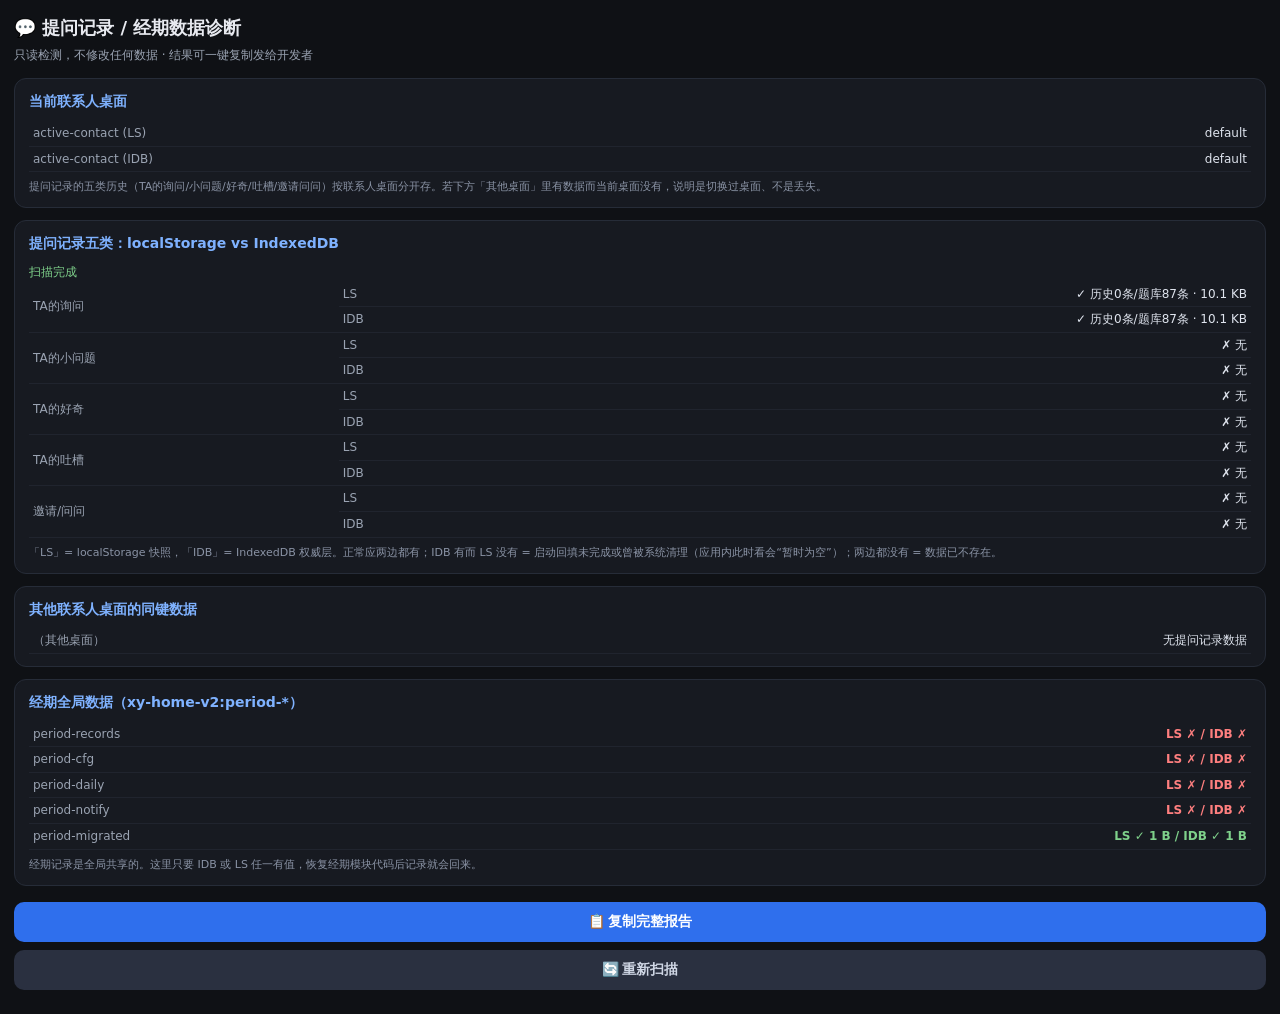
<file: diag-ask-records.html>
<!DOCTYPE html>
<html lang="zh-CN">
<head>
<meta charset="UTF-8">
<meta name="viewport" content="width=device-width, initial-scale=1, viewport-fit=cover">
<title>Mochi 提问记录诊断</title>
<style>
  * { box-sizing: border-box; margin: 0; padding: 0; }
  body { font-family: system-ui, -apple-system, 'Segoe UI', Roboto, sans-serif; background: #0f1115; color: #e8eaf0;
         padding: max(14px, env(safe-area-inset-top)) 14px calc(24px + env(safe-area-inset-bottom)); line-height: 1.55; }
  h1 { font-size: 18px; margin-bottom: 4px; }
  .sub { color: #9aa3b2; font-size: 12px; margin-bottom: 14px; }
  .card { background: #171a21; border: 1px solid #262c38; border-radius: 12px; padding: 12px 14px; margin-bottom: 12px; }
  .card h2 { font-size: 14px; color: #7fb2ff; margin-bottom: 8px; }
  table { width: 100%; border-collapse: collapse; font-size: 12px; }
  td { padding: 3px 4px; border-bottom: 1px solid #20242e; word-break: break-all; }
  td.k { color: #9aa3b2; max-width: 62%; }
  td.v { text-align: right; white-space: nowrap; color: #dfe4ee; font-variant-numeric: tabular-nums; }
  tr.ok td.v { color: #7fd18b; font-weight: 600; }
  tr.miss td.v { color: #ff7f7f; font-weight: 600; }
  .note { font-size: 11px; color: #8a93a5; margin-top: 6px; }
  button { appearance: none; border: 0; border-radius: 10px; padding: 11px 16px; font-size: 14px; font-weight: 600;
           background: #2f6fed; color: #fff; width: 100%; margin-top: 4px; }
  button.gray { background: #2a3040; color: #cfd6e4; margin-top: 8px; }
  textarea { width: 100%; height: 180px; background: #12151c; color: #cfe3ff; border: 1px solid #262c38; border-radius: 10px;
             padding: 10px; font-size: 11px; font-family: Consolas, Menlo, monospace; margin-top: 10px; white-space: pre; }
  .prog { font-size: 12px; color: #7fd18b; min-height: 18px; }
</style>
</head>
<body>
<h1>💬 提问记录 / 经期数据诊断</h1>
<div class="sub">只读检测，不修改任何数据 · 结果可一键复制发给开发者</div>

<div class="card">
  <h2>当前联系人桌面</h2>
  <table id="t-cid"></table>
  <div class="note">提问记录的五类历史（TA的询问/小问题/好奇/吐槽/邀请问问）按联系人桌面分开存。若下方「其他桌面」里有数据而当前桌面没有，说明是切换过桌面、不是丢失。</div>
</div>

<div class="card">
  <h2>提问记录五类：localStorage vs IndexedDB</h2>
  <div class="prog" id="prog">扫描中…</div>
  <table id="t-ask"></table>
  <div class="note">「LS」= localStorage 快照，「IDB」= IndexedDB 权威层。正常应两边都有；IDB 有而 LS 没有 = 启动回填未完成或曾被系统清理（应用内此时看会“暂时为空”）；两边都没有 = 数据已不存在。</div>
</div>

<div class="card">
  <h2>其他联系人桌面的同键数据</h2>
  <table id="t-other"></table>
</div>

<div class="card">
  <h2>经期全局数据（xy-home-v2:period-*）</h2>
  <table id="t-period"></table>
  <div class="note">经期记录是全局共享的。这里只要 IDB 或 LS 任一有值，恢复经期模块代码后记录就会回来。</div>
</div>

<button id="btn-copy">📋 复制完整报告</button>
<button class="gray" id="btn-rescan">🔄 重新扫描</button>
<textarea id="report" readonly spellcheck="false" style="display:none"></textarea>

<script>
(function () {
  'use strict';
  var G = 'xy-home-v2:';
  var ASK_KEYS = ['ta-ask', 'ta-choose', 'ta-curious', 'ta-roast', 'invite-ask-history'];
  var PERIOD_KEYS = ['period-records', 'period-cfg', 'period-daily', 'period-notify', 'period-migrated'];
  var LABELS = { 'ta-ask': 'TA的询问', 'ta-choose': 'TA的小问题', 'ta-curious': 'TA的好奇', 'ta-roast': 'TA的吐槽', 'invite-ask-history': '邀请/问问' };
  var idbVals = {};   // key -> value(string) 或 undefined
  var reportLines = [];

  function fmtSize(n) {
    if (n == null) return '—';
    if (n < 1024) return n + ' B';
    if (n < 1048576) return (n / 1024).toFixed(1) + ' KB';
    return (n / 1048576).toFixed(2) + ' MB';
  }
  function esc(s) { return String(s == null ? '' : s).replace(/&/g, '&amp;').replace(/</g, '&lt;'); }

  function lsGet(k) { try { return localStorage.getItem(G + k); } catch (e) { return null; } }
  function lsKeys() { var out = []; try { for (var i = 0; i < localStorage.length; i++) out.push(localStorage.key(i)); } catch (e) {} return out; }

  function openIdb() {
    return new Promise(function (res) {
      try {
        var rq = indexedDB.open('mochi-db', 1);
        rq.onsuccess = function () { res(rq.result); };
        rq.onerror = function () { res(null); };
        rq.onblocked = function () { res(null); };
      } catch (e) { res(null); }
    });
  }
  // 只保留与诊断相关的键值，避免把几十 MB 图片类大键读进内存
  function wanted(k) {
    if (typeof k !== 'string' || k.indexOf(G) !== 0) return false;
    var tail = k.slice(G.length);
    for (var i = 0; i < ASK_KEYS.length; i++) {
      var ak = ASK_KEYS[i];
      if (tail === ak || new RegExp('^[^:]+:' + ak + '$').test(tail)) return true;
    }
    if (PERIOD_KEYS.indexOf(tail) >= 0) return true;
    if (tail === 'active-contact' || tail === 'contacts') return true;
    return false;
  }
  function idbAll(db) {
    return new Promise(function (res) {
      if (!db) { res({}); return; }
      try {
        var out = {};
        var tx = db.transaction('kv', 'readonly');
        var cur = tx.objectStore('kv').openCursor();
        cur.onsuccess = function (ev) {
          var c = ev.target.result;
          if (!c) { res(out); return; }
          if (wanted(c.key)) out[c.key] = c.value;
          c.continue();
        };
        cur.onerror = function () { res(out); };
      } catch (e) { res({}); }
    });
  }
  // 解析 ta-* 对象，取 history/questions 条数
  function parseAsk(str) {
    if (str == null) return null;
    try {
      var d = JSON.parse(str);
      if (!d || typeof d !== 'object') return { bad: true };
      return {
        hist: Array.isArray(d.history) ? d.history.length : -1,
        qs: Array.isArray(d.questions) ? d.questions.length : -1
      };
    } catch (e) { return { bad: true }; }
  }
  function parseArr(str) {
    if (str == null) return null;
    try { var a = JSON.parse(str); return Array.isArray(a) ? a.length : -1; } catch (e) { return { bad: true }; }
  }
  function cellRow(cls, k, v) { return '<tr class="' + cls + '"><td class="k">' + k + '</td><td class="v">' + v + '</td></tr>'; }

  function render() {
    reportLines = [];
    reportLines.push('== Mochi 提问记录诊断 ' + new Date().toLocaleString() + ' ==');
    var ua = navigator.userAgent;
    reportLines.push('UA: ' + ua);

    // ---- 当前联系人 ----
    var cidLS = lsGet('active-contact');
    var cidIDB = idbVals[G + 'active-contact'];
    var cid = cidLS || cidIDB || '(未设置=default)';
    var htmlCid = cellRow('', 'active-contact (LS)', esc(cidLS || '无'));
    htmlCid += cellRow('', 'active-contact (IDB)', esc(cidIDB || '无'));
    document.getElementById('t-cid').innerHTML = htmlCid;
    reportLines.push('active-contact LS=' + (cidLS || '无') + ' IDB=' + (cidIDB || '无'));

    // 联系人列表（找其他桌面）
    var contacts = [];
    var rawContacts = lsGet('contacts') != null ? lsGet('contacts') : idbVals[G + 'contacts'];
    try { var ca = JSON.parse(rawContacts || '[]'); if (Array.isArray(ca)) contacts = ca; } catch (e) {}
    var otherPrefixes = ['default'].concat(contacts.map(function (c) { return c && c.id; }).filter(Boolean));
    otherPrefixes = otherPrefixes.filter(function (p, i) { return otherPrefixes.indexOf(p) === i && p !== String(cidLS || cidIDB || 'default'); });

    // ---- 五类主表（当前桌面键 xy-home-v2:<cid>:<k> 优先，回退根键）----
    function lsGetCur(k) {
      var v = null;
      try { v = localStorage.getItem(G + cid + ':' + k); } catch (e) {}
      if (v == null) { try { v = localStorage.getItem(G + k); } catch (e) {} }
      return v;
    }
    function idbGetCur(k) {
      var nsV = idbVals[G + cid + ':' + k];
      if (nsV !== undefined) return nsV;
      return idbVals[G + k];
    }
    var rows = '';
    ASK_KEYS.forEach(function (k) {
      var lsV = lsGetCur(k);
      var idbRaw = idbGetCur(k);
      var idbV = typeof idbRaw === 'string' ? idbRaw : (idbRaw != null ? JSON.stringify(idbRaw) : null);
      var isArr = k === 'invite-ask-history';
      var cntLS = isArr ? parseArr(lsV) : parseAsk(lsV);
      var cntIDB = isArr ? parseArr(idbV) : parseAsk(idbV);
      function desc(cnt, raw, size) {
        if (raw == null) return '✗ 无';
        if (!cnt) return '⚠ 空';
        if (cnt.bad) return '⚠ 损坏';
        if (isArr) return '✓ 记录 ' + cnt + ' 条 · ' + fmtSize(size);
        return '✓ 历史' + cnt.hist + '条/题库' + cnt.qs + '条 · ' + fmtSize(size);
      }
      var lsTxt = desc(cntLS, lsV, lsV == null ? 0 : lsV.length);
      var idbTxt = desc(cntIDB, idbRaw, idbV == null ? 0 : idbV.length);
      var cls = (lsV == null && idbRaw === undefined) ? 'miss' : 'ok';
      rows += '<tr><td class="k" rowspan="2">' + (LABELS[k] || k) + '</td><td class="k">LS</td><td class="v ' + (lsV == null ? 'miss' : 'ok') + '">' + lsTxt + '</td></tr>';
      rows += '<tr><td class="k">IDB</td><td class="v ' + (idbRaw === undefined ? 'miss' : 'ok') + '">' + idbTxt + '</td></tr>';
      reportLines.push(LABELS[k] + ' | LS=' + (lsV == null ? 'MISSING' : lsTxt) + ' | IDB=' + (idbRaw === undefined ? 'MISSING' : idbTxt));
    });
    document.getElementById('t-ask').innerHTML = rows;

    // ---- 其他桌面（含 default；排除当前桌面）----
    var rowsO = '';
    var foundElsewhere = false;
    otherPrefixes.forEach(function (pf) {
      ASK_KEYS.forEach(function (k) {
        var fullKey = G + pf + ':' + k;
        var lsV = null; try { lsV = localStorage.getItem(fullKey); } catch (e) {}
        lsV = lsV != null ? lsV : (lsGet(k) != null && pf === 'default' ? lsGet(k) : null);
        var idbRaw = idbVals[fullKey];
        var idbV = typeof idbRaw === 'string' ? idbRaw : (idbRaw != null ? JSON.stringify(idbRaw) : null);
        var p = parseAsk(lsV != null ? lsV : idbV);
        var has = (lsV != null || idbRaw !== undefined);
        if (has && p && !p.bad && (p.hist > 0 || k === 'invite-ask-history')) {
          foundElsewhere = true;
          rowsO += cellRow('ok', esc(pf) + ' · ' + (LABELS[k] || k), '✓ 记录 ' + p.hist + ' 条');
          reportLines.push('[其他桌面 ' + pf + '] ' + k + ' 记录 ' + p.hist + ' 条');
        }
      });
    });
    if (!rowsO) rowsO = cellRow('', '（其他桌面）', '无提问记录数据');
    document.getElementById('t-other').innerHTML = rowsO;

    // ---- 经期 ----
    var rowsP = '';
    PERIOD_KEYS.forEach(function (k) {
      var lsV = lsGet(k);
      var idbRaw = idbVals[G + k];
      var idbV = typeof idbRaw === 'string' ? idbRaw : (idbRaw != null ? JSON.stringify(idbRaw) : null);
      var desc = '';
      if (k === 'period-records') {
        var p = parseArr(lsV != null ? lsV : idbV);
        desc = (p == null) ? '' : (typeof p === 'number' ? ('记录区间 ' + p + ' 段') : '⚠ 损坏');
      }
      var hasLS = lsV != null, hasIDB = idbRaw !== undefined && idbV != null;
      rowsP += '<tr class="' + ((hasLS || hasIDB) ? 'ok' : 'miss') + '"><td class="k">' + k + '</td><td class="v">' +
        (hasLS ? 'LS ✓ ' + fmtSize(lsV.length) : 'LS ✗') + ' / ' +
        (hasIDB ? 'IDB ✓ ' + fmtSize((idbV || '').length) : 'IDB ✗') + (desc ? ' · ' + desc : '') + '</td></tr>';
      reportLines.push('period ' + k + ': LS=' + (hasLS ? fmtSize(lsV.length) : 'NO') + ' IDB=' + (hasIDB ? fmtSize((idbV || '').length) : 'NO') + (desc ? ' ' + desc : ''));
    });
    document.getElementById('t-period').innerHTML = rowsP;

    reportLines.push('localStorage 键总数: ' + lsKeys().length);
    document.getElementById('prog').textContent = '扫描完成';
  }

  function run() {
    document.getElementById('prog').textContent = '扫描中…';
    openIdb().then(function (db) { return idbAll(db); }).then(function (vals) {
      idbVals = vals || {};
      render();
    });
  }

  document.getElementById('btn-rescan').addEventListener('click', run);
  document.getElementById('btn-copy').addEventListener('click', function () {
    var ta = document.getElementById('report');
    ta.style.display = 'block';
    ta.value = reportLines.join('\n');
    ta.select();
    try { document.execCommand('copy'); this.textContent = '✅ 已复制，去粘贴给开发者'; } catch (e) {}
    setTimeout(function () { btn.textContent = '📋 复制完整报告'; }, 2500);
    var btn = this;
  });

  run();
})();
</script>
</body>
</html>
</file>
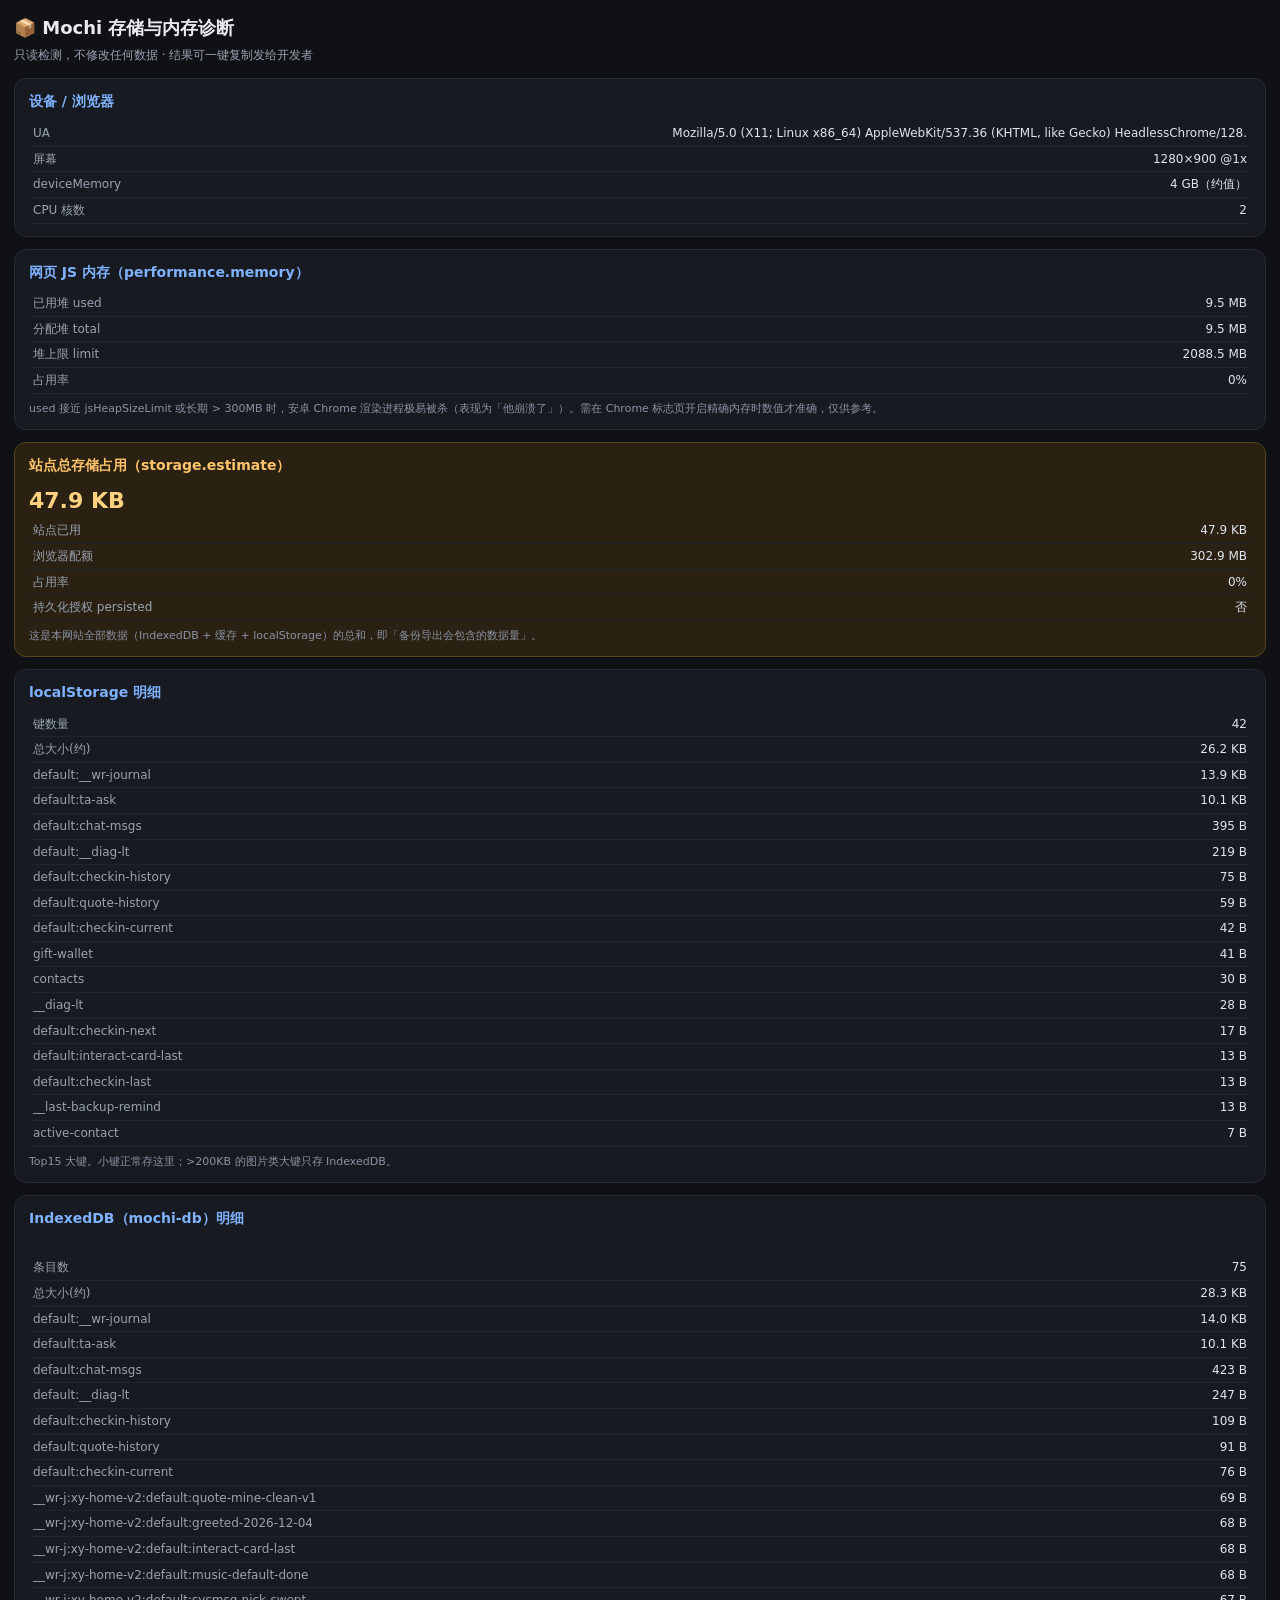
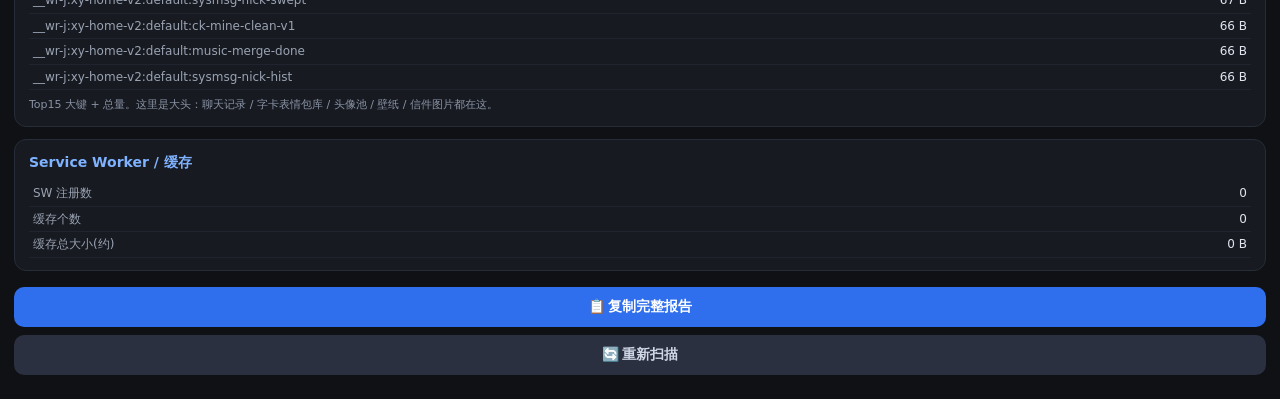
<file: diag-storage.html>
<!DOCTYPE html>
<html lang="zh-CN">
<head>
<meta charset="UTF-8">
<meta name="viewport" content="width=device-width, initial-scale=1, viewport-fit=cover">
<title>Mochi 存储诊断</title>
<style>
  * { box-sizing: border-box; margin: 0; padding: 0; }
  body { font-family: system-ui, -apple-system, 'Segoe UI', Roboto, sans-serif; background: #0f1115; color: #e8eaf0;
         padding: max(14px, env(safe-area-inset-top)) 14px calc(24px + env(safe-area-inset-bottom)); line-height: 1.55; }
  h1 { font-size: 18px; margin-bottom: 4px; }
  .sub { color: #9aa3b2; font-size: 12px; margin-bottom: 14px; }
  .card { background: #171a21; border: 1px solid #262c38; border-radius: 12px; padding: 12px 14px; margin-bottom: 12px; }
  .card h2 { font-size: 14px; color: #7fb2ff; margin-bottom: 8px; }
  table { width: 100%; border-collapse: collapse; font-size: 12px; }
  td { padding: 3px 4px; border-bottom: 1px solid #20242e; word-break: break-all; }
  td.k { color: #9aa3b2; max-width: 60%; }
  td.v { text-align: right; white-space: nowrap; color: #dfe4ee; font-variant-numeric: tabular-nums; }
  tr.hot td.v { color: #ffb35c; font-weight: 600; }
  .big { font-size: 22px; font-weight: 700; color: #ffd27f; }
  .note { font-size: 11px; color: #8a93a5; margin-top: 6px; }
  button { appearance: none; border: 0; border-radius: 10px; padding: 11px 16px; font-size: 14px; font-weight: 600;
           background: #2f6fed; color: #fff; width: 100%; margin-top: 4px; }
  button.gray { background: #2a3040; color: #cfd6e4; margin-top: 8px; }
  button:disabled { opacity: .5; }
  textarea { width: 100%; height: 180px; background: #12151c; color: #cfe3ff; border: 1px solid #262c38; border-radius: 10px;
             padding: 10px; font-size: 11px; font-family: Consolas, Menlo, monospace; margin-top: 10px; white-space: pre; }
  .prog { font-size: 12px; color: #7fd18b; min-height: 18px; }
  .warn { background: #2a2113; border-color: #57451f; }
  .warn h2 { color: #ffc46b; }
</style>
</head>
<body>
<h1>📦 Mochi 存储与内存诊断</h1>
<div class="sub">只读检测，不修改任何数据 · 结果可一键复制发给开发者</div>

<div class="card">
  <h2>设备 / 浏览器</h2>
  <table id="t-dev"></table>
</div>

<div class="card">
  <h2>网页 JS 内存（performance.memory）</h2>
  <table id="t-mem"></table>
  <div class="note">used 接近 jsHeapSizeLimit 或长期 &gt; 300MB 时，安卓 Chrome 渲染进程极易被杀（表现为「他崩溃了」）。需在 Chrome 标志页开启精确内存时数值才准确，仅供参考。</div>
</div>

<div class="card warn">
  <h2>站点总存储占用（storage.estimate）</h2>
  <div class="big" id="est-big">…</div>
  <table id="t-est"></table>
  <div class="note">这是本网站全部数据（IndexedDB + 缓存 + localStorage）的总和，即「备份导出会包含的数据量」。</div>
</div>

<div class="card">
  <h2>localStorage 明细</h2>
  <table id="t-ls"></table>
  <div class="note">Top15 大键。小键正常存这里；&gt;200KB 的图片类大键只存 IndexedDB。</div>
</div>

<div class="card">
  <h2>IndexedDB（mochi-db）明细</h2>
  <div class="prog" id="idb-prog"></div>
  <table id="t-idb"></table>
  <div class="note">Top15 大键 + 总量。这里是大头：聊天记录 / 字卡表情包库 / 头像池 / 壁纸 / 信件图片都在这。</div>
</div>

<div class="card">
  <h2>Service Worker / 缓存</h2>
  <table id="t-sw"></table>
</div>

<button id="btn-copy">📋 复制完整报告</button>
<button class="gray" id="btn-rescan">🔄 重新扫描</button>
<textarea id="report" readonly spellcheck="false" style="display:none"></textarea>

<script>
(function () {
  'use strict';
  var fmt = function (n) {
    if (n == null || isNaN(n)) return '?';
    if (n >= 1048576) return (n / 1048576).toFixed(1) + ' MB';
    if (n >= 1024) return (n / 1024).toFixed(1) + ' KB';
    return n + ' B';
  };
  var REPORT = [];
  function log(s) { REPORT.push(s); }
  function fill(id, rows) {
    var t = document.getElementById(id);
    t.innerHTML = rows.map(function (r) {
      return '<tr' + (r.hot ? ' class="hot"' : '') + '><td class="k">' + r[0] + '</td><td class="v">' + r[1] + '</td></tr>';
    }).join('');
  }

  function devInfo() {
    var rows = [
      ['UA', (navigator.userAgent || '').slice(0, 90)],
      ['屏幕', screen.width + '×' + screen.height + ' @' + (window.devicePixelRatio || 1) + 'x'],
      ['deviceMemory', (navigator.deviceMemory || '?') + ' GB（约值）'],
      ['CPU 核数', navigator.hardwareConcurrency || '?']
    ];
    fill('t-dev', rows);
    log('== 设备 ==\nUA: ' + navigator.userAgent + '\n屏幕: ' + screen.width + '×' + screen.height + ' @' + (window.devicePixelRatio || 1) + 'x');
  }

  function memInfo() {
    var m = performance.memory;
    var rows;
    if (!m) {
      rows = [['performance.memory', '不可用']];
      log('\n== JS内存 ==\nperformance.memory 不可用');
    } else {
      rows = [
        ['已用堆 used', fmt(m.usedJSHeapSize), m.usedJSHeapSize > 300 * 1048576],
        ['分配堆 total', fmt(m.totalJSHeapSize)],
        ['堆上限 limit', fmt(m.jsHeapSizeLimit)],
        ['占用率', m.jsHeapSizeLimit ? Math.round(m.usedJSHeapSize / m.jsHeapSizeLimit * 100) + '%' : '?',
          m.jsHeapSizeLimit && m.usedJSHeapSize / m.jsHeapSizeLimit > 0.5]
      ];
      log('\n== JS内存 ==\nused=' + fmt(m.usedJSHeapSize) + ' total=' + fmt(m.totalJSHeapSize) + ' limit=' + fmt(m.jsHeapSizeLimit));
    }
    fill('t-mem', rows);
  }

  function lsInfo() {
    var total = 0, cnt = 0, items = [];
    try {
      for (var i = 0; i < localStorage.length; i++) {
        var k = localStorage.key(i);
        var v = '';
        try { v = localStorage.getItem(k) || ''; } catch (e) {}
        total += v.length + k.length; cnt++;
        items.push([k, v.length]);
      }
    } catch (e) {}
    items.sort(function (a, b) { return b[1] - a[1]; });
    var rows = [['键数量', cnt], ['总大小(约)', fmt(total), total > 3 * 1048576]];
    items.slice(0, 15).forEach(function (it) { rows.push([it[0].replace('xy-home-v2:', ''), fmt(it[1]), it[1] > 200 * 1024]); });
    fill('t-ls', rows);
    log('\n== localStorage ==\n共 ' + cnt + ' 键 约 ' + fmt(total) + '\n' + items.slice(0, 15).map(function (it) { return it[0] + ' = ' + fmt(it[1]); }).join('\n'));
  }

  function sizeOf(v) {
    if (v == null) return 0;
    if (typeof v === 'string') return v.length;
    try { return JSON.stringify(v).length; } catch (e) { return 0; }
  }

  function idbScan() {
    return new Promise(function (resolve) {
      var prog = document.getElementById('idb-prog');
      var done = false;
      setTimeout(function () { if (!done) prog.textContent = '扫描中…（数据大时需要几秒到几十秒）'; }, 300);
      var finish = function (r) { done = true; resolve(r); };
      try {
        var req = indexedDB.open('mochi-db', 1);
        req.onerror = function () { finish(null); };
        req.onsuccess = function () {
          var db = req.result;
          try {
            var tx = db.transaction('kv', 'readonly');
            var cur = tx.objectStore('kv').openCursor();
            var total = 0, cnt = 0, items = [];
            cur.onsuccess = function () {
              var c = cur.result;
              if (!c) { finish({ total: total, cnt: cnt, items: items }); return; }
              var sz = sizeOf(c.value) + String(c.key || '').length;
              total += sz; cnt++;
              items.push([String(c.key), sz]);
              c.continue();
            };
            cur.onerror = function () { finish({ total: total, cnt: cnt, items: items }); };
          } catch (e) { finish(null); }
        };
      } catch (e) { finish(null); }
    });
  }

  async function idbInfo() {
    var r = await idbScan();
    var rows, txt;
    if (!r) {
      rows = [['mochi-db', '无法读取或不存在']];
      txt = 'mochi-db 无法读取';
    } else {
      r.items.sort(function (a, b) { return b[1] - a[1]; });
      rows = [['条目数', r.cnt], ['总大小(约)', fmt(r.total), r.total > 50 * 1048576]];
      r.items.slice(0, 15).forEach(function (it) { rows.push([String(it[0]).replace('xy-home-v2:', ''), fmt(it[1]), it[1] > 1024 * 1024]); });
      txt = '共 ' + r.cnt + ' 条 约 ' + fmt(r.total) + '\n' + r.items.slice(0, 15).map(function (it) { return it[0] + ' = ' + fmt(it[1]); }).join('\n');
      document.getElementById('idb-prog').textContent = '';
    }
    fill('t-idb', rows);
    log('\n== IndexedDB mochi-db ==\n' + txt);
  }

  async function estInfo() {
    var rows;
    try {
      var e = await navigator.storage.estimate();
      var pct = e.quota ? Math.round(e.usage / e.quota * 100) : null;
      document.getElementById('est-big').textContent = fmt(e.usage);
      rows = [
        ['站点已用', fmt(e.usage)],
        ['浏览器配额', fmt(e.quota)],
        ['占用率', pct != null ? pct + '%' : '?', pct != null && pct > 80]
      ];
      if (navigator.storage && navigator.storage.persisted) {
        try { rows.push(['持久化授权 persisted', await navigator.storage.persisted() ? '是（防自动清数据的保护已生效）' : '否']); } catch (err) {}
      }
      log('\n== 站点总存储 ==\nusage=' + fmt(e.usage) + ' quota=' + fmt(e.quota) + (pct != null ? ' (' + pct + '%)' : ''));
    } catch (err) {
      document.getElementById('est-big').textContent = '不可用';
      rows = [['storage.estimate', '不可用']];
      log('\n== 站点总存储 ==\n不可用');
    }
    fill('t-est', rows);
  }

  async function swInfo() {
    var rows = [];
    try {
      var regs = await navigator.serviceWorker.getRegistrations();
      rows.push(['SW 注册数', regs.length]);
      var names = await caches.keys();
      rows.push(['缓存个数', names.length]);
      for (var i = 0; i < names.length; i++) rows.push(['· ' + names[i], '']);
      var total = 0;
      for (var j = 0; j < names.length; j++) {
        try {
          var c = await caches.open(names[j]);
          var reqs = await c.keys();
          rows.push(['  ' + names[j] + ' 条目', reqs.length]);
          for (var q = 0; q < reqs.length; q++) {
            try { var res = await c.match(reqs[q]); if (res) total += sizeOf(await res.clone().text()); } catch (e2) {}
          }
        } catch (e3) {}
      }
      rows.push(['缓存总大小(约)', fmt(total)]);
      log('\n== SW/缓存 ==\n注册数=' + regs.length + ' 缓存=' + names.join(', ') + ' 缓存总量≈' + fmt(total));
    } catch (e) {
      rows.push(['ServiceWorker', '不可用']);
      log('\n== SW/缓存 ==\n不可用');
    }
    fill('t-sw', rows);
  }

  async function run() {
    REPORT = [];
    log('Mochi 存储诊断报告 ' + new Date().toLocaleString());
    devInfo(); memInfo(); lsInfo();
    await estInfo();
    await idbInfo();
    await swInfo();
    log('\n（以上大小均为近似值：字符串长度≈字节数）');
  }

  document.getElementById('btn-copy').addEventListener('click', function () {
    var ta = document.getElementById('report');
    ta.value = REPORT.join('\n');
    ta.style.display = 'block';
    ta.select();
    try { document.execCommand('copy'); this.textContent = '✓ 已复制，粘贴给开发者即可'; } catch (e) {}
    setTimeout(function () {}, 0);
  });
  document.getElementById('btn-rescan').addEventListener('click', function () { location.reload(); });

  run();
})();
</script>
</body>
</html>
</file>
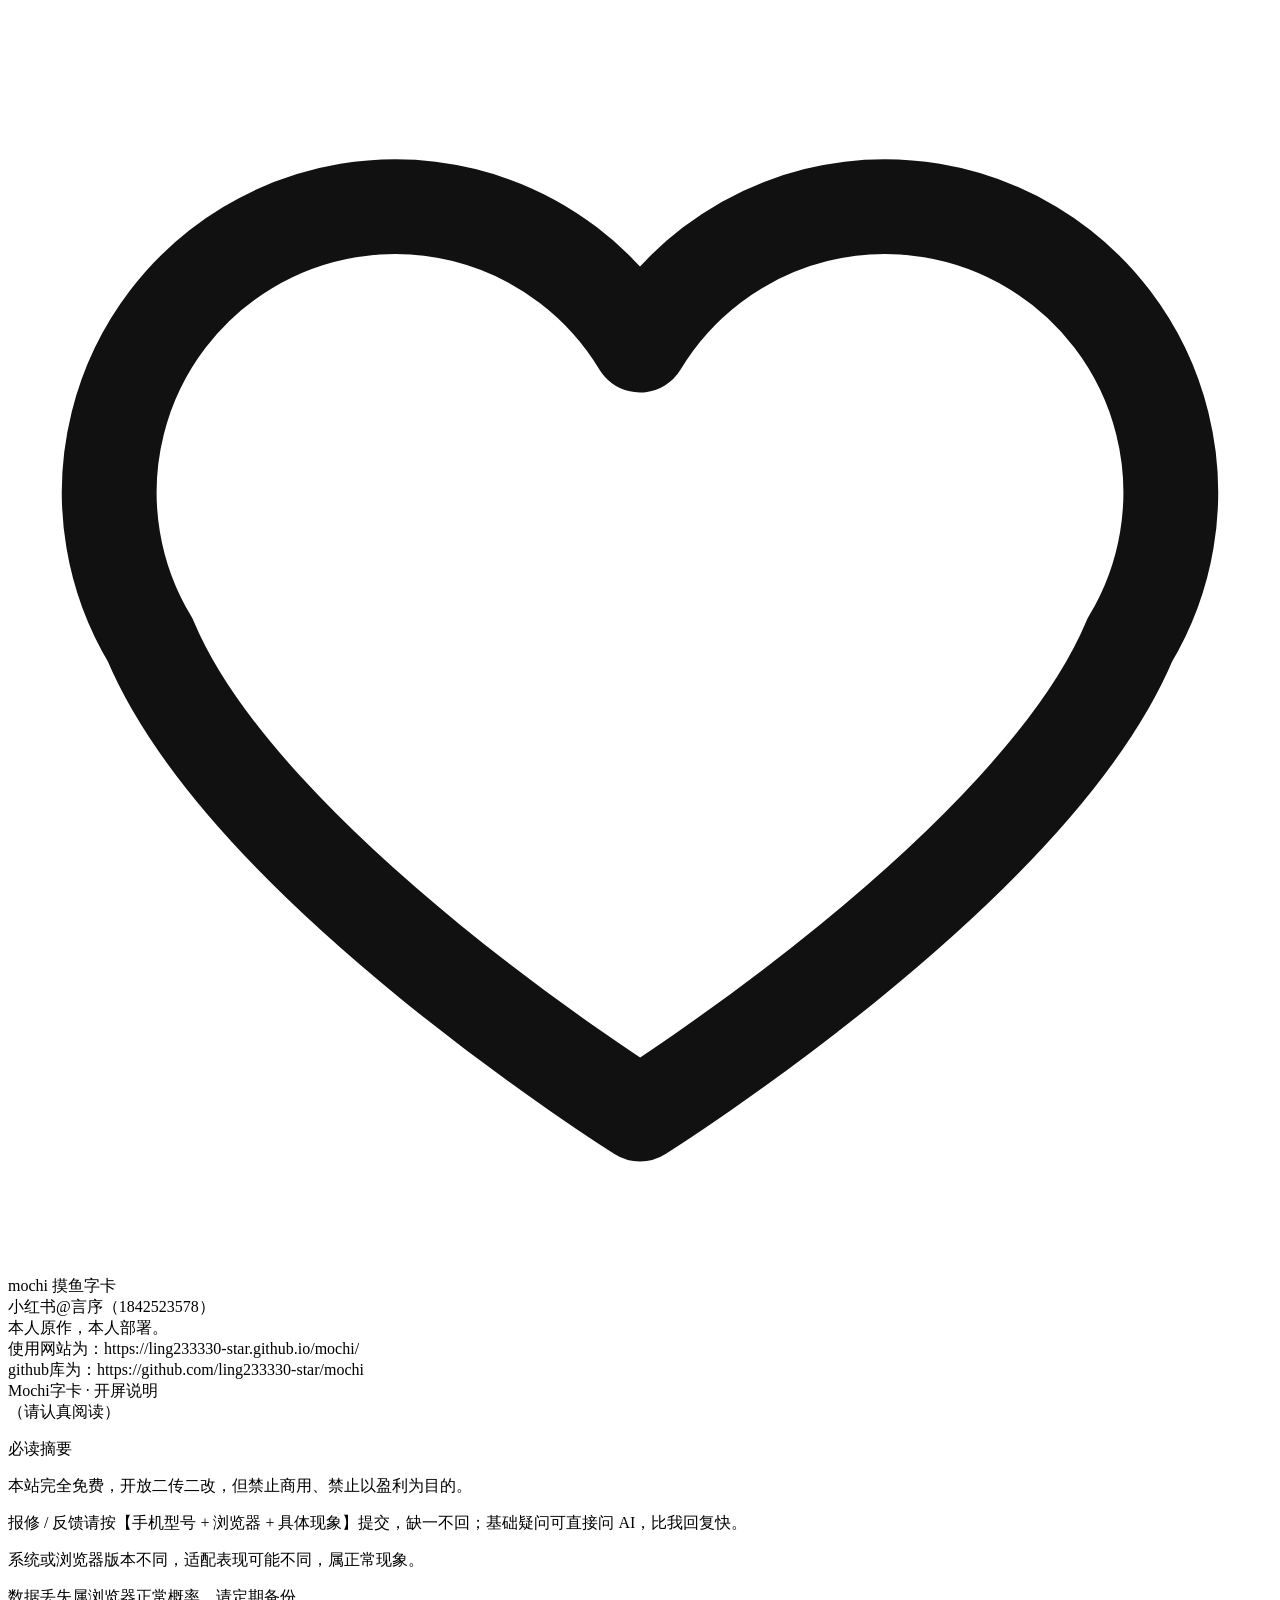
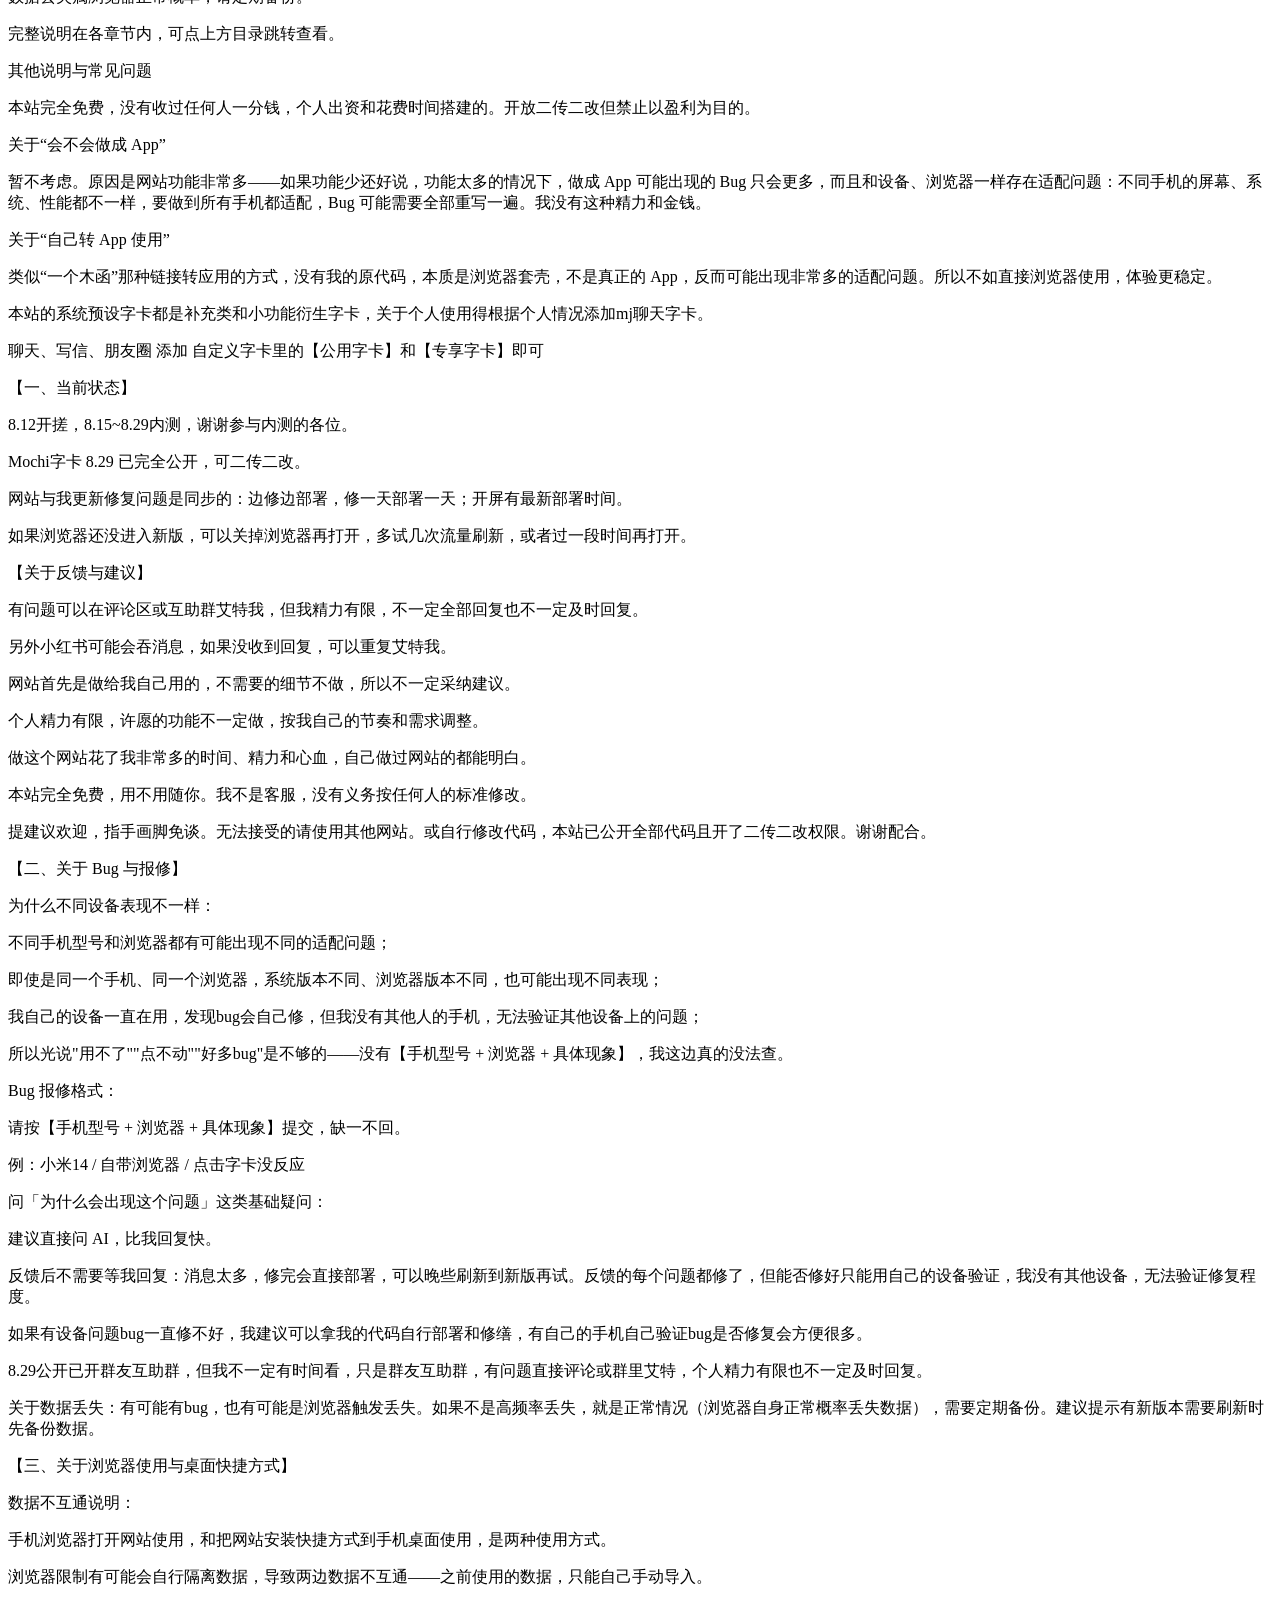
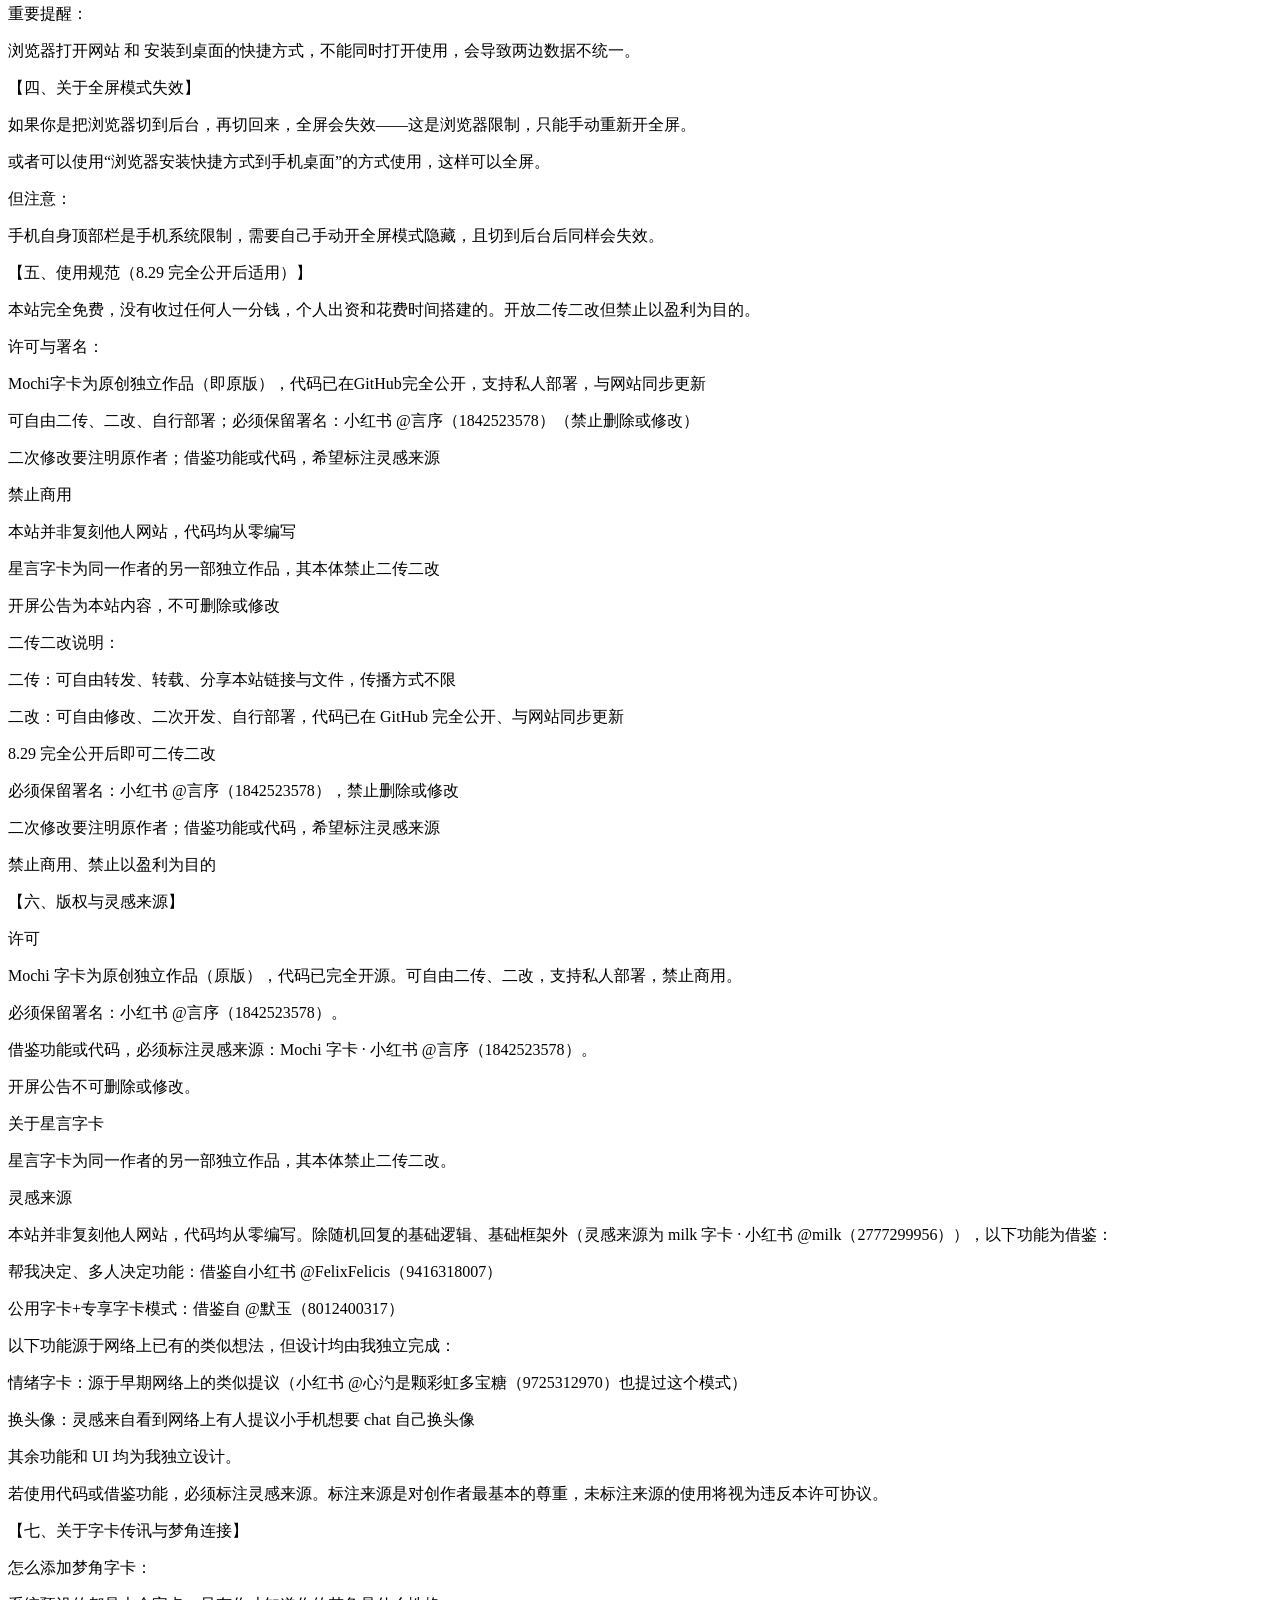
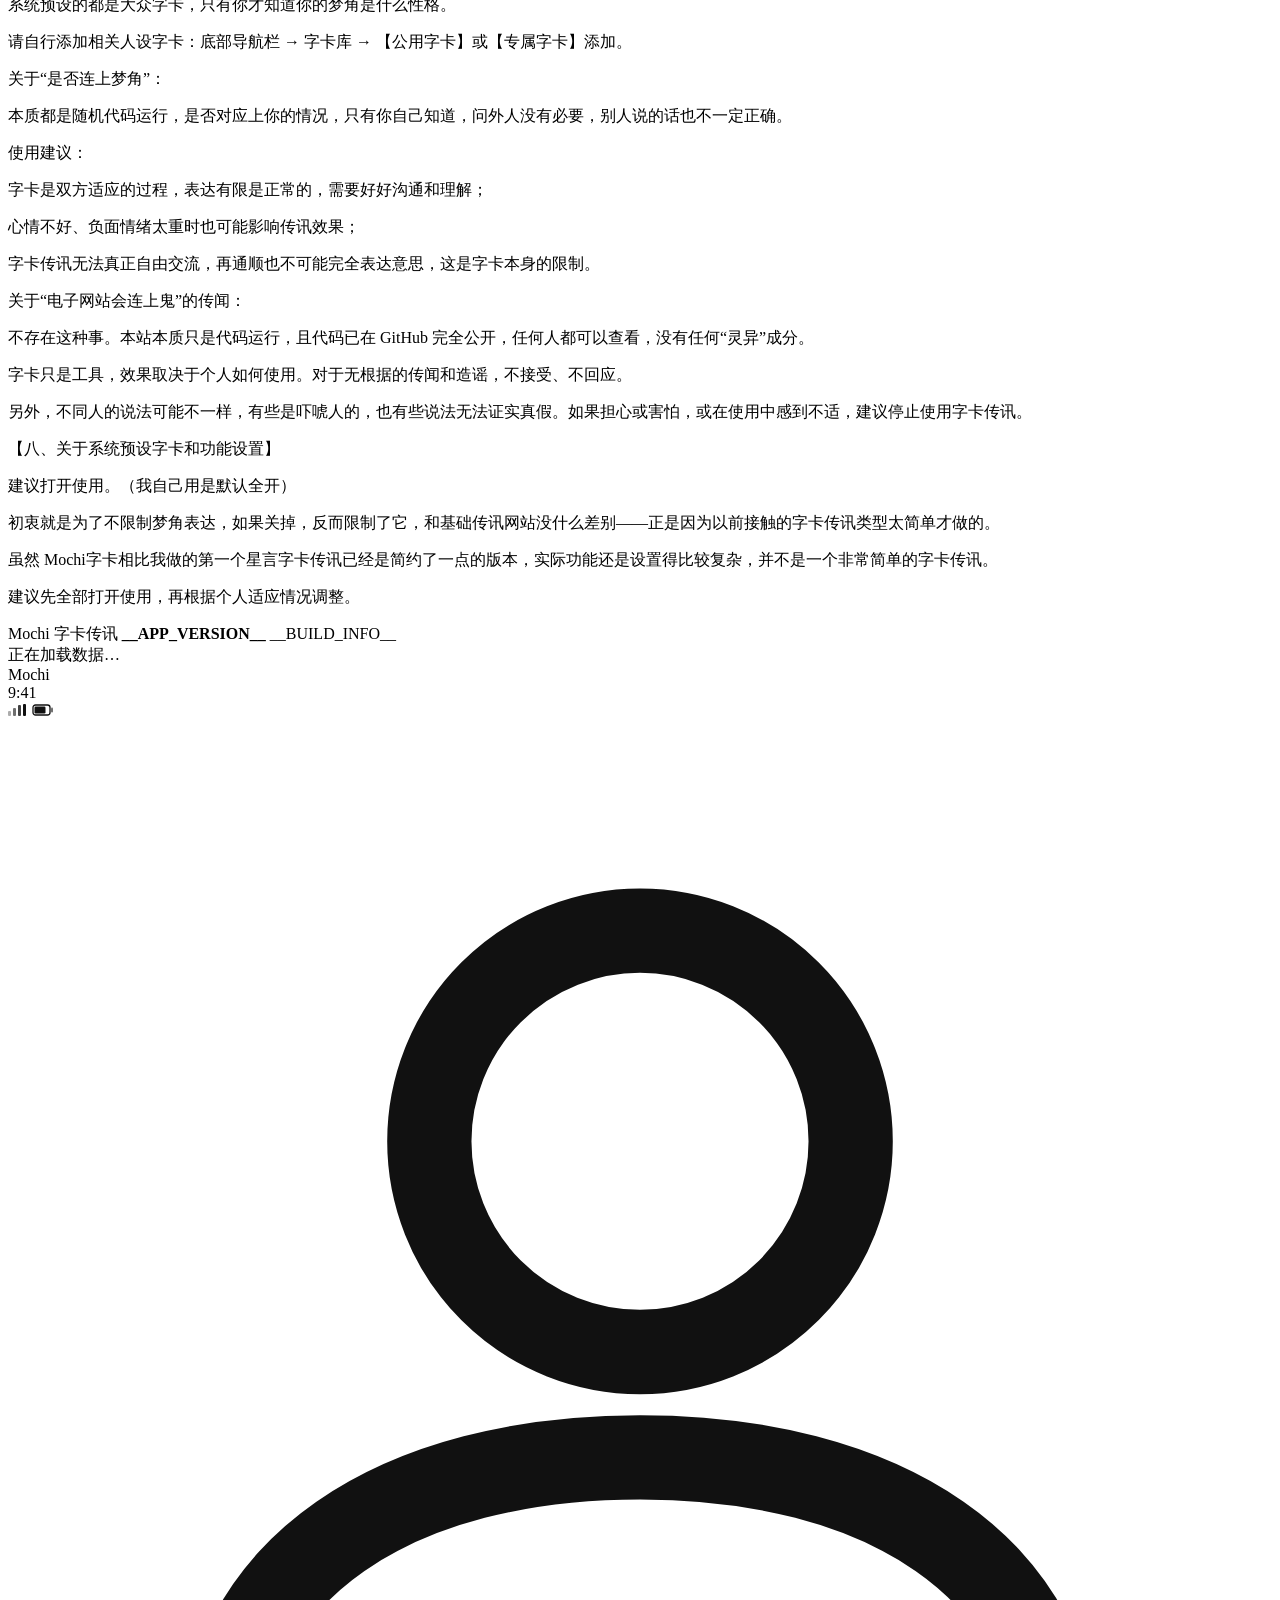
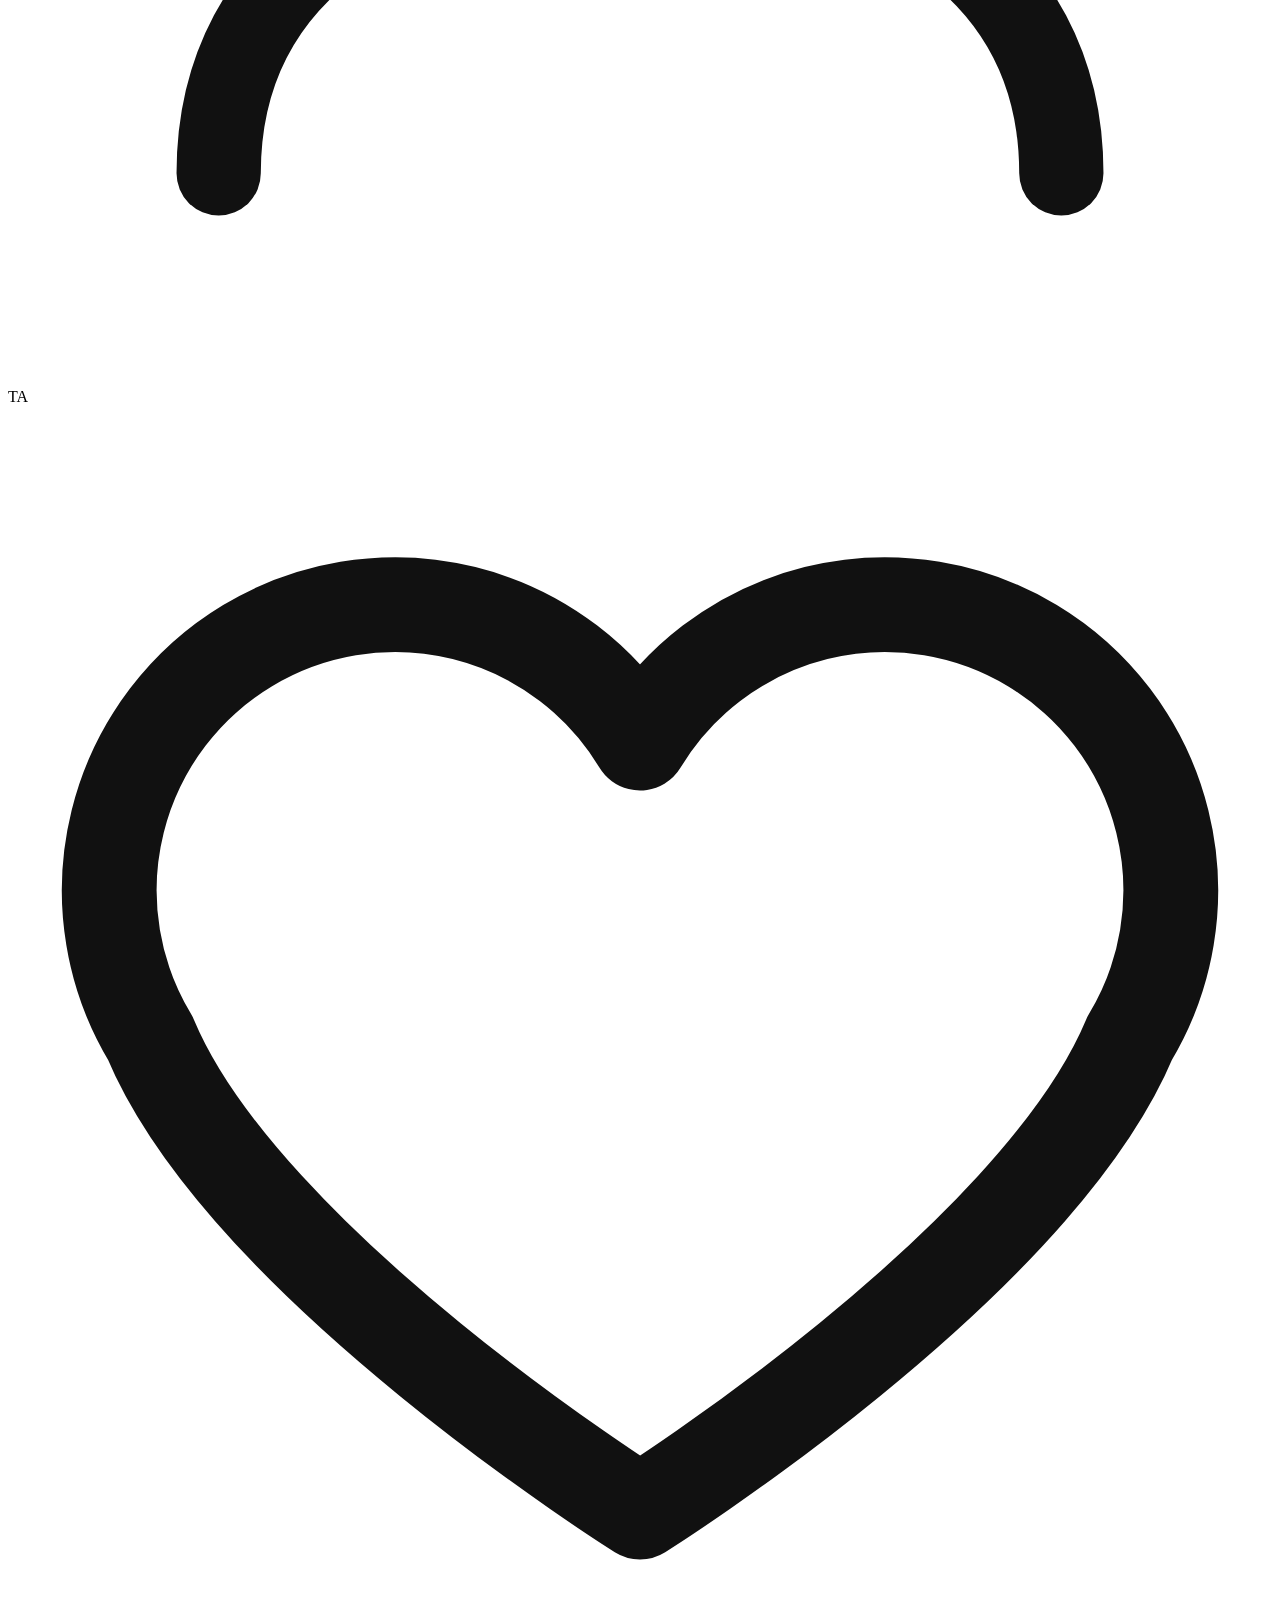
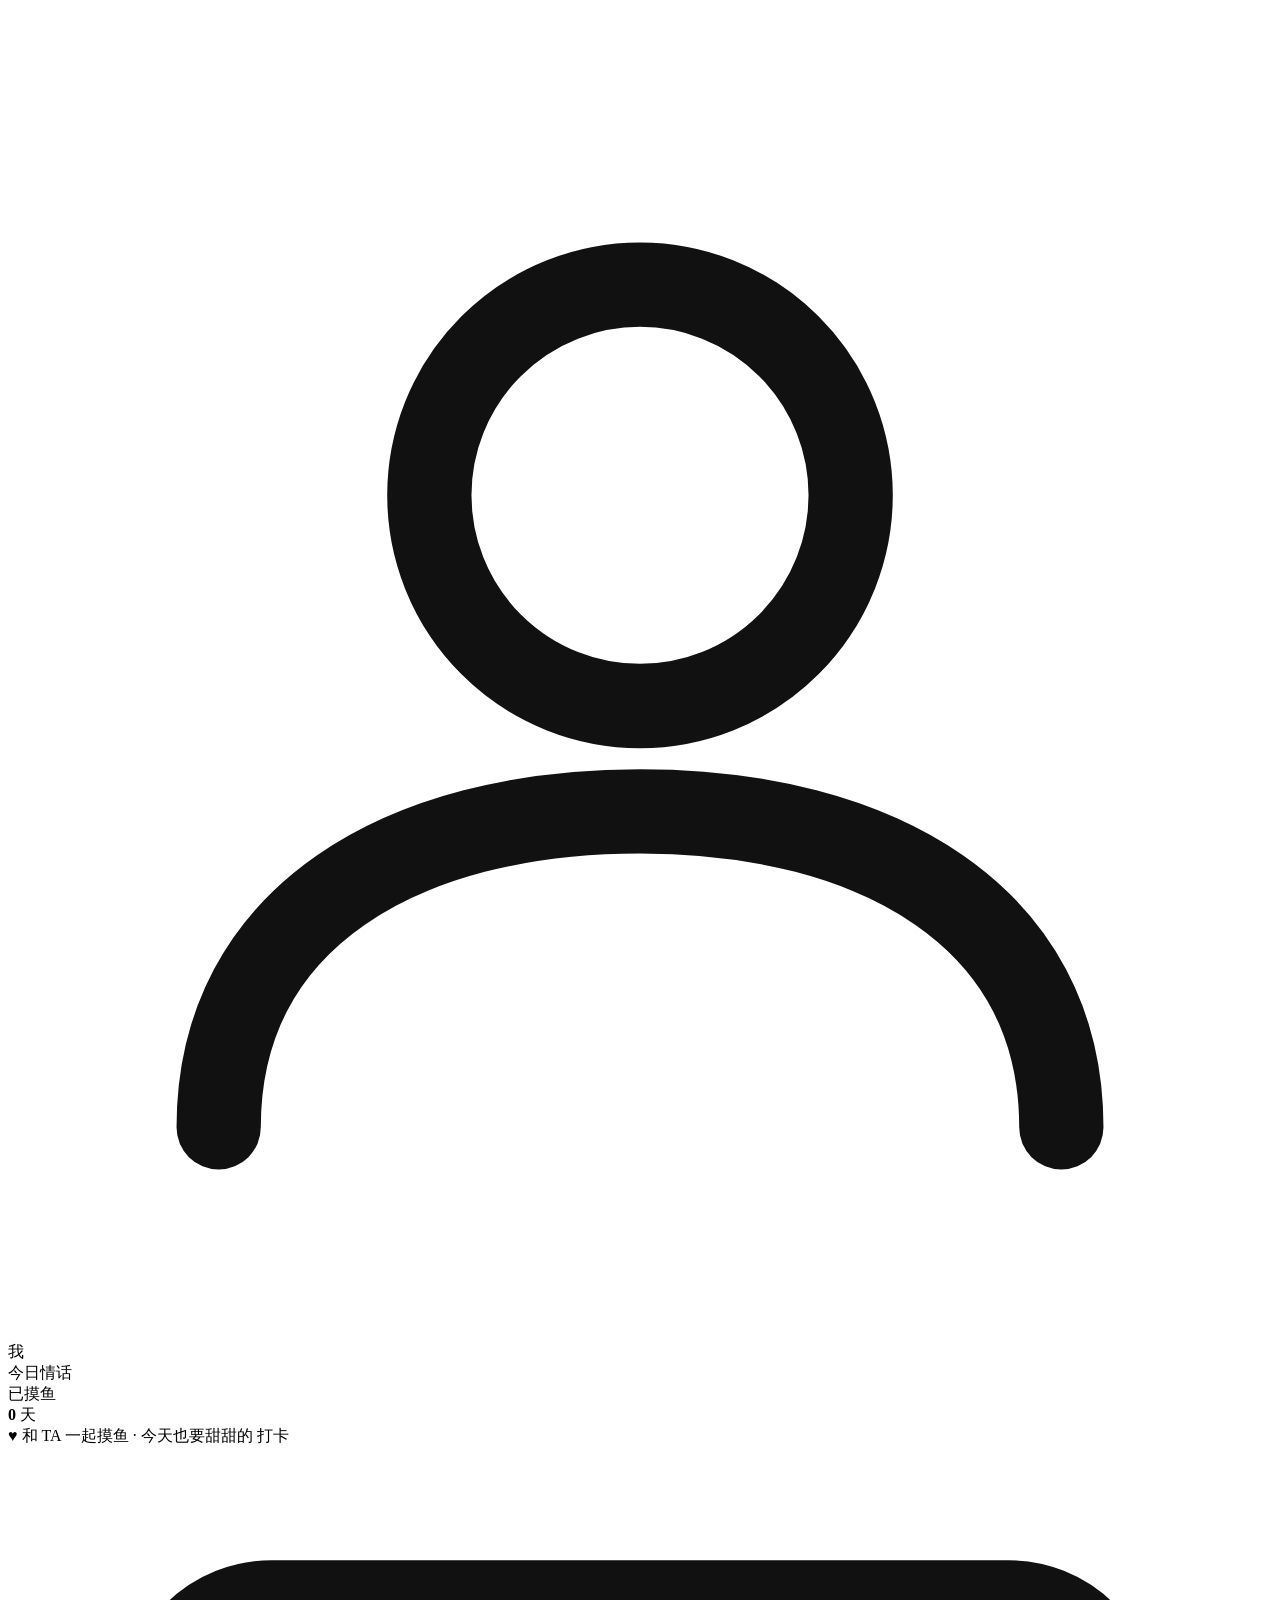
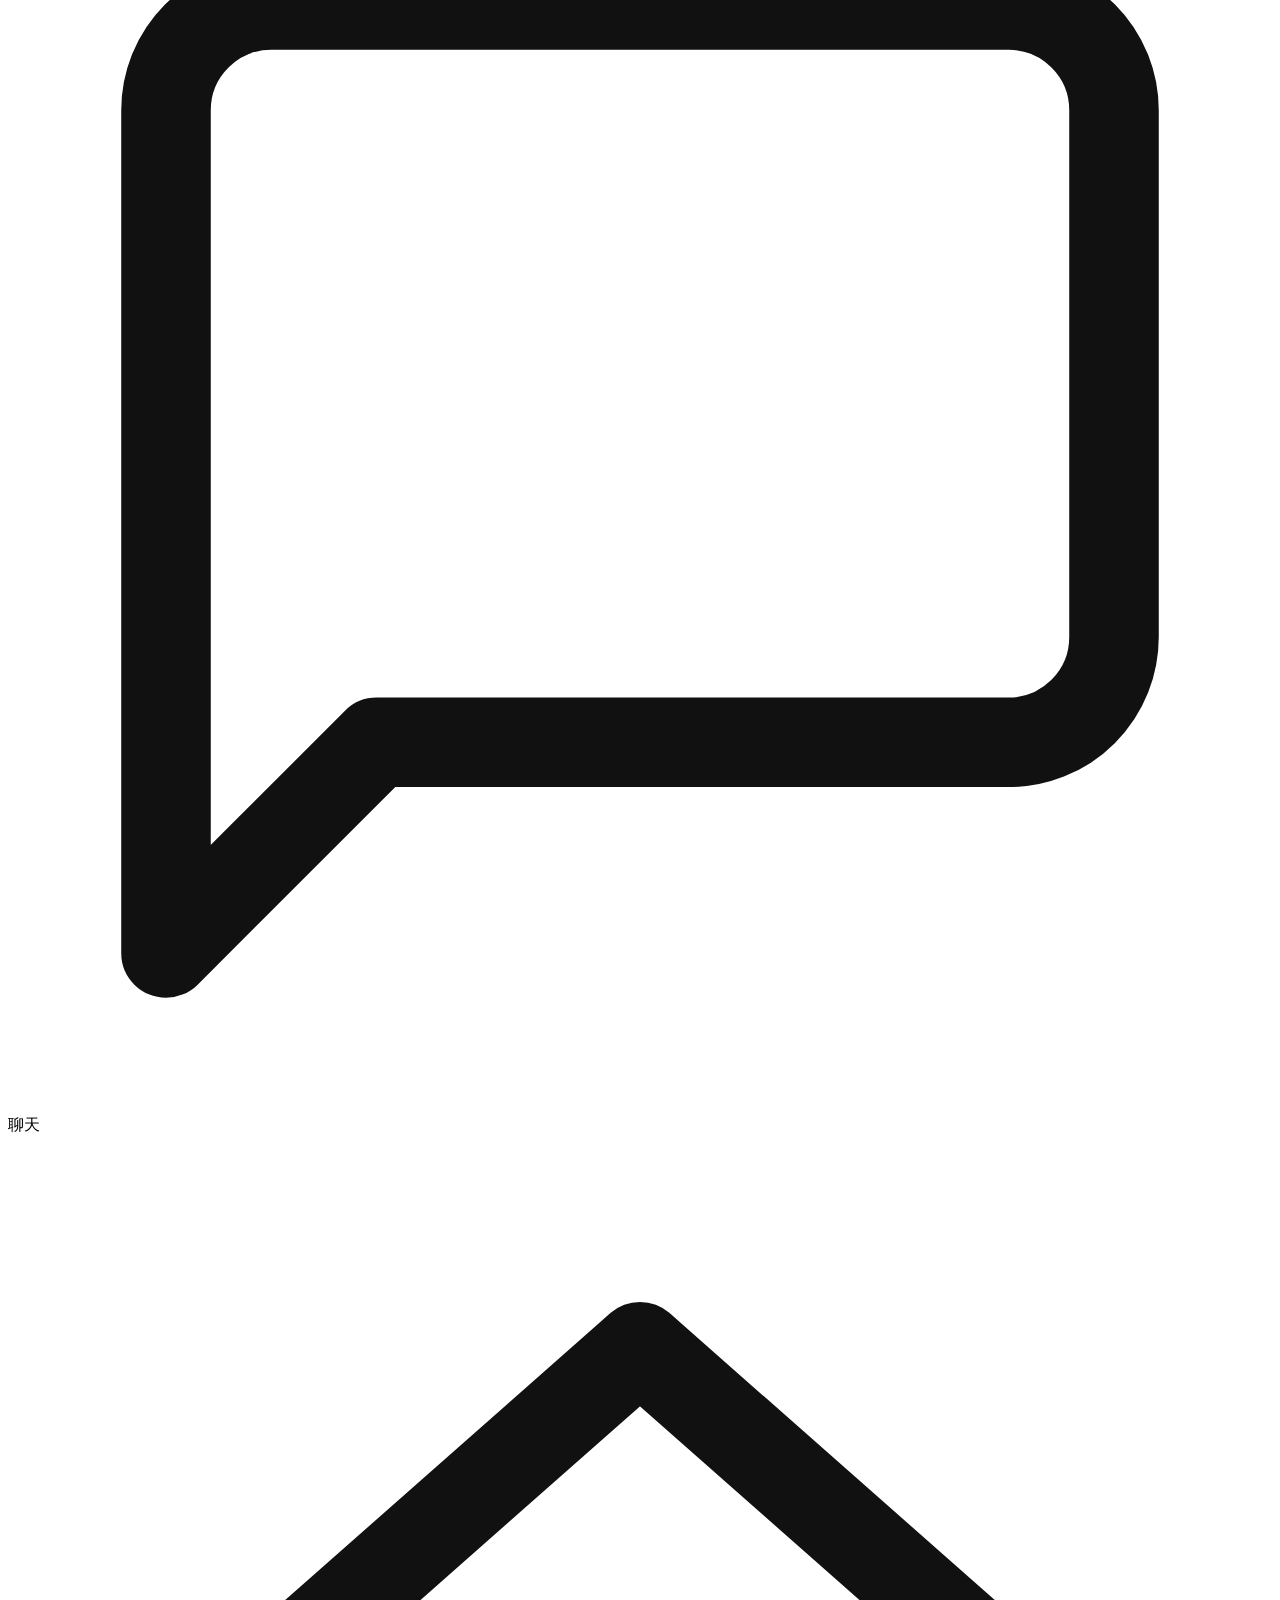
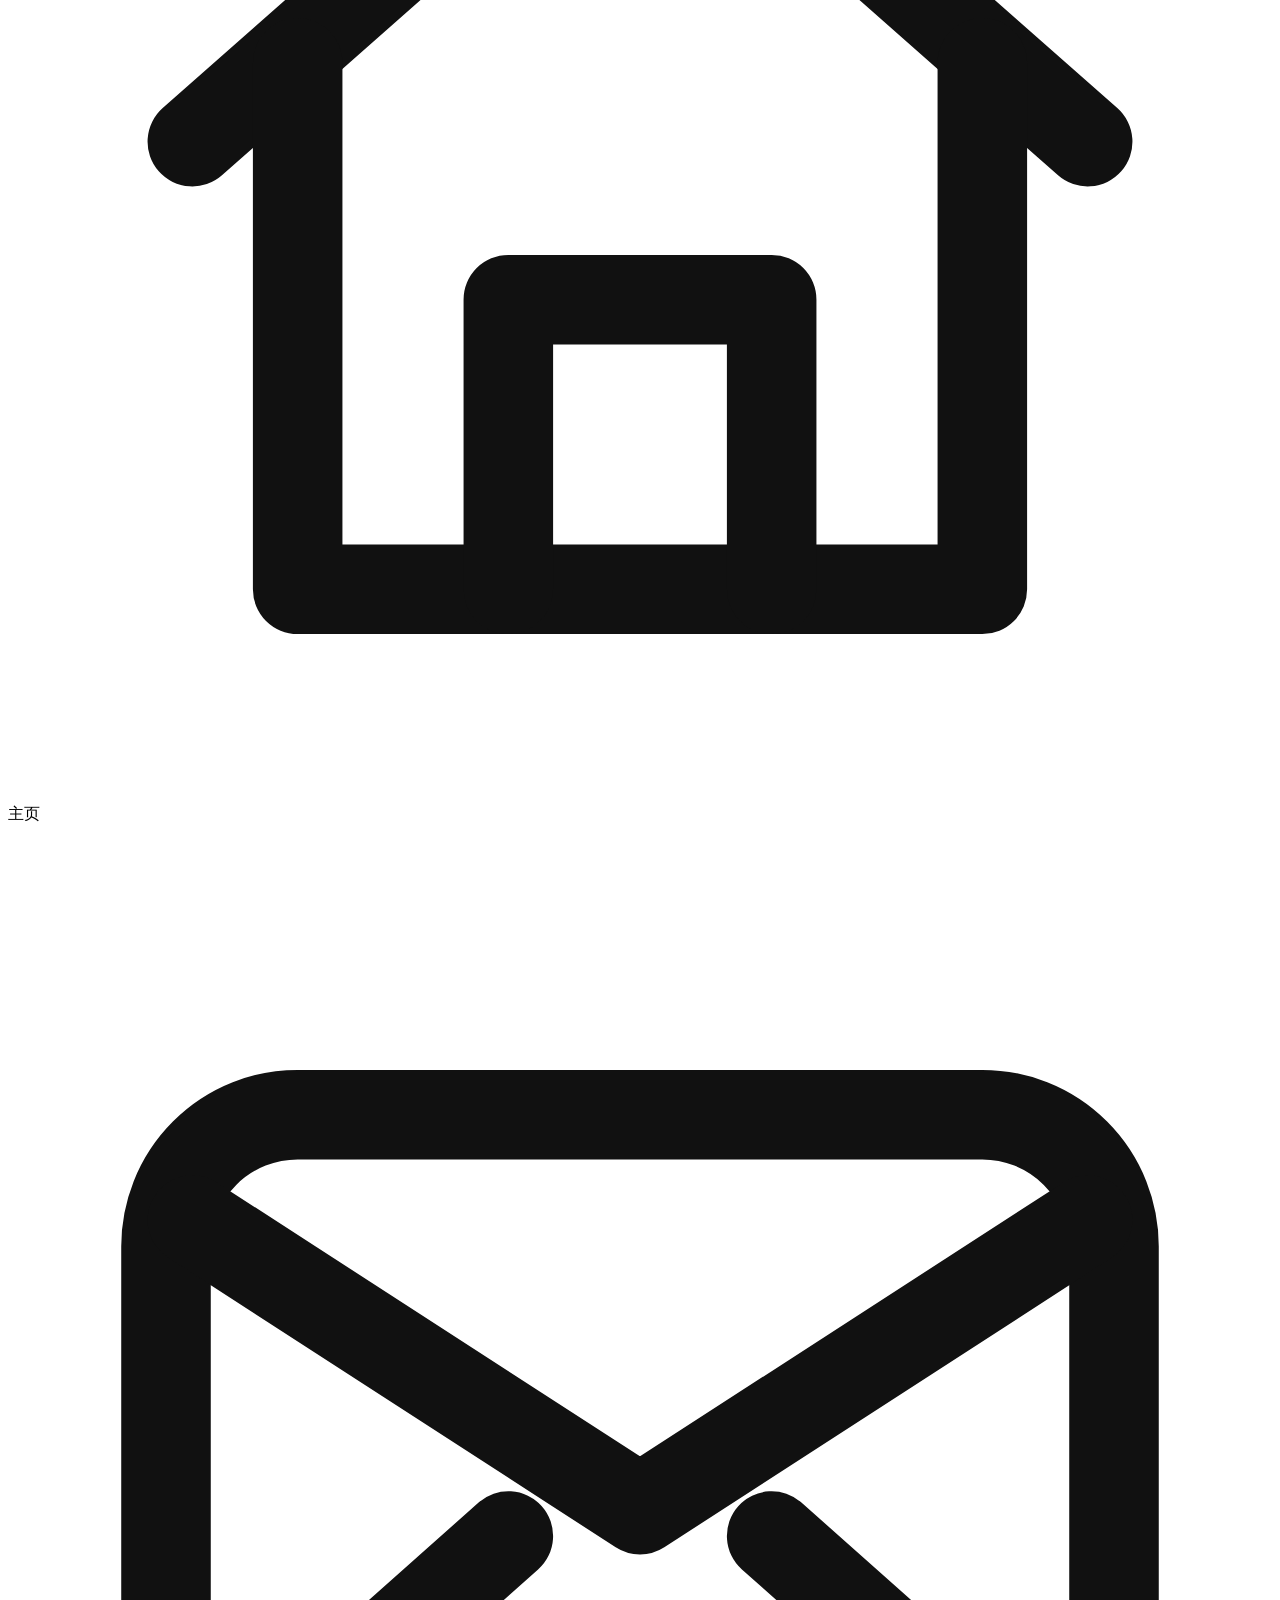
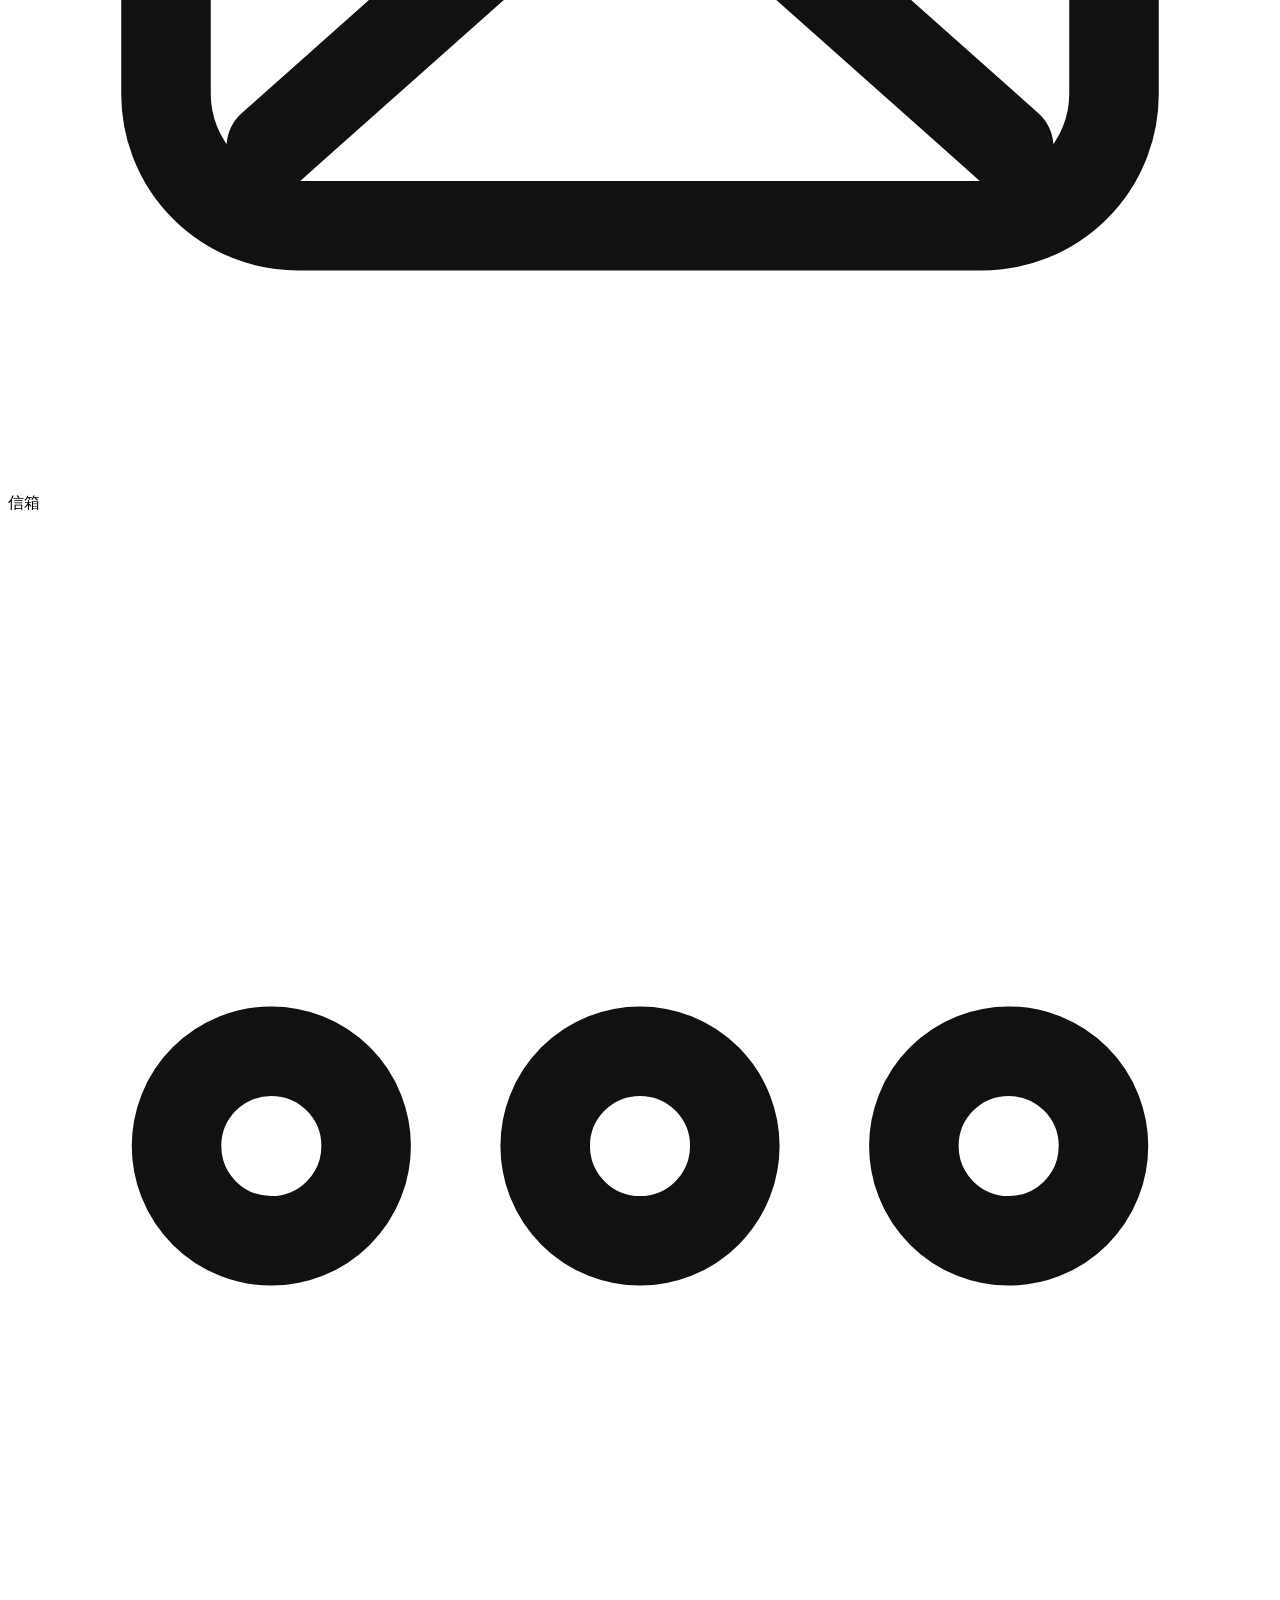
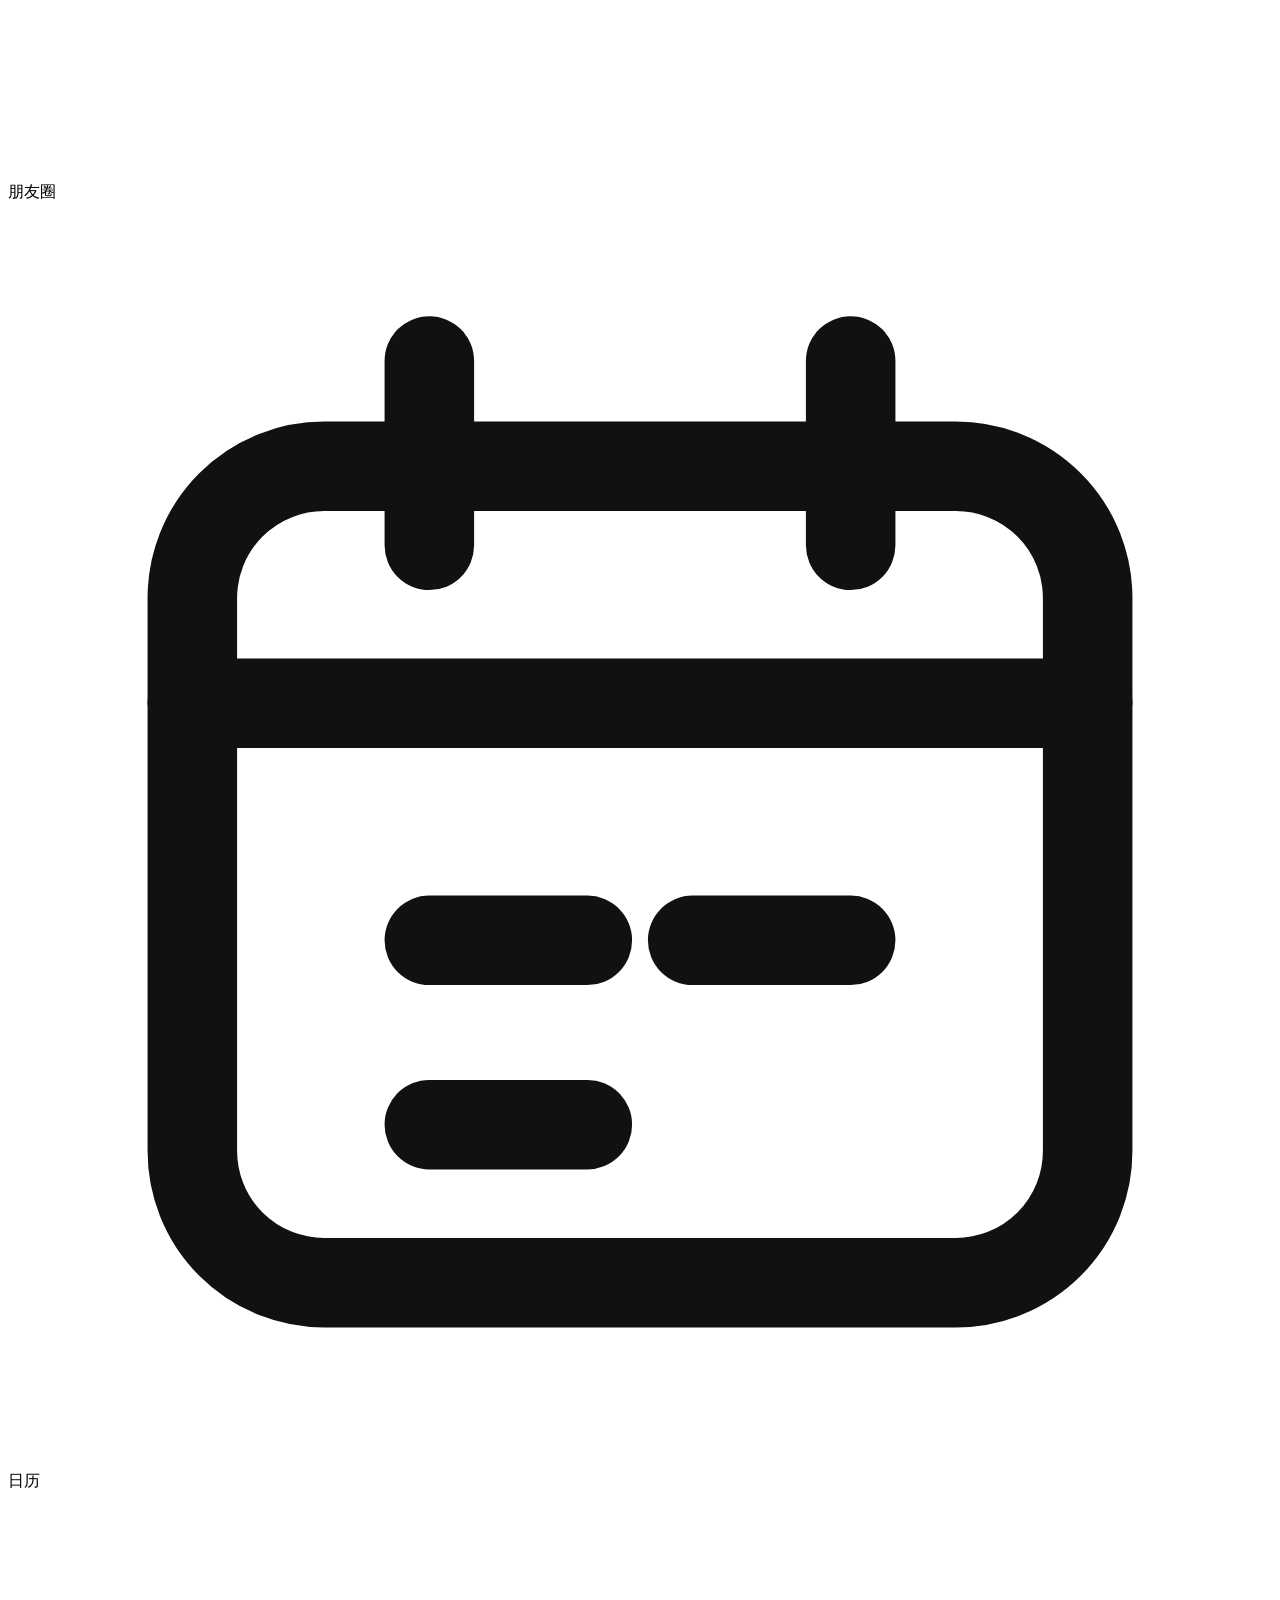
<file: src/template.html>
<!DOCTYPE html>
<html lang="zh-CN">
<head>
<style>
.n‑banner {
    display: none !important;
    visibility: hidden !important;
    height: 0 !important;
}
</style>
<meta charset="UTF-8">
<meta name="viewport" content="width=device-width, initial-scale=1.0, maximum-scale=1.0, user-scalable=no, viewport-fit=cover, interactive-widget=resizes-visual">
<title>Mochi 字卡传讯</title>
<meta name="description" content="情侣专属的摸鱼字卡聊天模拟器">
<meta name="theme-color" content="#111111">
<link rel="manifest" href="./manifest.json">
<!-- v3.5.158：站点图标用带 mochi 字母的 icon-512——Chrome 安卓通知左侧小图标取自站点图标 -->
<link rel="icon" type="image/png" sizes="512x512" href="./icon-512.png">
<link rel="icon" type="image/png" sizes="192x192" href="./icon-192.png">
<link rel="apple-touch-icon" href="./icon-180.png">
<meta name="apple-mobile-web-app-capable" content="yes">
<meta name="mobile-web-app-capable" content="yes">
<meta name="apple-mobile-web-app-status-bar-style" content="black-translucent">
<meta name="apple-mobile-web-app-title" content="Mochi">
<meta name="format-detection" content="telephone=no,address=no,email=no">
<!-- v3.6.x：全局无 Referer——网易云外链（music.163.com/song/media/outer/url）
     对带 Referer 的请求返回 403（防盗链），移动端 WebView/Edge 对
     audio.referrerPolicy 属性支持不完整，页面级 meta 是更可靠的保证 -->
<meta name="referrer" content="no-referrer">
<script>try{if(localStorage.getItem('xy-home-v2:theme-mode')==='dark')document.documentElement.setAttribute('data-theme','dark');}catch(e){}</script>
<style>
/*__STYLES__*/
</style>
</head>
<body>
  <!-- 开屏加载动画 -->
  <div class="splash" id="splash">
    <div class="splash-box" id="splash-box">
      <!-- v3.8.y：顶部品牌区统一装进一个卡片框（logo/标题/署名/原作信息成一个整体，更端庄精致） -->
      <div class="splash-brandcard">
        <div class="splash-logo">
          <svg viewBox="0 0 24 24" fill="none" stroke="#111111" stroke-width="1.8" stroke-linecap="round" stroke-linejoin="round"><path d="M12 21s-7.5-4.7-9.3-9A5.3 5.3 0 0112 6.4a5.3 5.3 0 019.3 5.6c-1.8 4.3-9.3 9-9.3 9z"/></svg>
        </div>
        <div class="splash-title">mochi 摸鱼字卡</div>
        <!-- v3.8.y：署名（小红书）移到顶部，紧跟标题下方 -->
        <div class="splash-brand">小红书@言序（1842523578）</div>
        <!-- v3.8.y：原作/部署信息——本人原作本人部署，使用网站 + GitHub 库（每条单行完整显示） -->
        <div class="splash-source">
          <div class="splash-source-line">本人原作，本人部署。</div>
          <div class="splash-source-line">使用网站为：<span class="splash-source-url">https://ling233330-star.github.io/mochi/</span></div>
          <div class="splash-source-line">github库为：<span class="splash-source-url">https://github.com/ling233330-star/mochi</span></div>
        </div>
      </div>
      <!-- v3.5.112：开屏公告（发布说明） -->
      <!-- v3.6.x：公告内容可由 notice.json 远程覆盖（clock.js 拉取），此处写死内容为离线兜底 -->
      <!-- v3.8.x：开屏即公告1页——原「开屏公告 + 点进入后的报修确认层」两页合并为一页：
           全部说明直接展示在开屏上，点底部【点击进入】即进入（点击即视为已阅读知晓），无二次确认层 -->
      <div class="splash-notice" id="splash-notice">
        <div class="splash-notice-title">Mochi字卡 · 开屏说明</div>
        <div class="splash-notice-sub">（请认真阅读）</div>
        <div class="splash-notice-list">
          <div class="splash-summary">
            <p class="splash-summary-title">必读摘要</p>
            <p>本站完全免费，开放二传二改，但禁止商用、禁止以盈利为目的。</p>
            <p>报修 / 反馈请按【手机型号 + 浏览器 + 具体现象】提交，缺一不回；基础疑问可直接问 AI，比我回复快。</p>
            <p>系统或浏览器版本不同，适配表现可能不同，属正常现象。</p>
            <p>数据丢失属浏览器正常概率，请定期备份。</p>
            <p>完整说明在各章节内，可点上方目录跳转查看。</p>
          </div>
          <div class="splash-sec-wrap splash-sec-collapsible is-collapsed">
            <p class="splash-sec">其他说明与常见问题</p>
            <div class="splash-sec-content">
              <div class="splash-tip">
                <p>本站完全免费，没有收过任何人一分钱，个人出资和花费时间搭建的。开放二传二改但禁止以盈利为目的。</p>
              </div>
              <div class="splash-tip">
                <p class="splash-tip-h">关于“会不会做成 App”</p>
                <p>暂不考虑。原因是网站功能非常多——如果功能少还好说，功能太多的情况下，做成 App 可能出现的 Bug 只会更多，而且和设备、浏览器一样存在适配问题：不同手机的屏幕、系统、性能都不一样，要做到所有手机都适配，Bug 可能需要全部重写一遍。我没有这种精力和金钱。</p>
              </div>
              <div class="splash-tip">
                <p class="splash-tip-h">关于“自己转 App 使用”</p>
                <p>类似“一个木函”那种链接转应用的方式，没有我的原代码，本质是浏览器套壳，不是真正的 App，反而可能出现非常多的适配问题。所以不如直接浏览器使用，体验更稳定。</p>
              </div>
              <div class="splash-tip">
                <p>本站的系统预设字卡都是补充类和小功能衍生字卡，关于个人使用得根据个人情况添加mj聊天字卡。</p>
                <p>聊天、写信、朋友圈 添加 自定义字卡里的【公用字卡】和【专享字卡】即可</p>
              </div>
            </div>
          </div>
          <div class="splash-sec-wrap">
            <p class="splash-sec">【一、当前状态】</p>
            <p class="splash-item">8.12开搓，8.15~8.29内测，谢谢参与内测的各位。</p>
            <p class="splash-item">Mochi字卡 8.29 已完全公开，可二传二改。</p>
            <p class="splash-item">网站与我更新修复问题是同步的：边修边部署，修一天部署一天；开屏有最新部署时间。</p>
            <p class="splash-item">如果浏览器还没进入新版，可以关掉浏览器再打开，多试几次流量刷新，或者过一段时间再打开。</p>
            <p class="splash-sub">【关于反馈与建议】</p>
            <p class="splash-item">有问题可以在评论区或互助群艾特我，但我精力有限，不一定全部回复也不一定及时回复。</p>
            <p class="splash-bullet">另外小红书可能会吞消息，如果没收到回复，可以重复艾特我。</p>
            <p class="splash-item">网站首先是做给我自己用的，不需要的细节不做，所以不一定采纳建议。</p>
            <p class="splash-bullet">个人精力有限，许愿的功能不一定做，按我自己的节奏和需求调整。</p>
            <p class="splash-item">做这个网站花了我非常多的时间、精力和心血，自己做过网站的都能明白。</p>
            <p class="splash-item">本站完全免费，用不用随你。我不是客服，没有义务按任何人的标准修改。</p>
            <p class="splash-bullet">提建议欢迎，指手画脚免谈。无法接受的请使用其他网站。或自行修改代码，本站已公开全部代码且开了二传二改权限。谢谢配合。</p>
          </div>
          <div class="splash-sec-wrap">
            <p class="splash-sec">【二、关于 Bug 与报修】</p>
            <p class="splash-sub">为什么不同设备表现不一样：</p>
            <p class="splash-bullet">不同手机型号和浏览器都有可能出现不同的适配问题；</p>
            <p class="splash-bullet">即使是同一个手机、同一个浏览器，系统版本不同、浏览器版本不同，也可能出现不同表现；</p>
            <p class="splash-bullet">我自己的设备一直在用，发现bug会自己修，但我没有其他人的手机，无法验证其他设备上的问题；</p>
            <p class="splash-bullet">所以光说"用不了""点不动""好多bug"是不够的——没有【手机型号 + 浏览器 + 具体现象】，我这边真的没法查。</p>
            <p class="splash-sub">Bug 报修格式：</p>
            <p class="splash-item">请按【手机型号 + 浏览器 + 具体现象】提交，缺一不回。</p>
            <p class="splash-bullet">例：小米14 / 自带浏览器 / 点击字卡没反应</p>
            <p class="splash-sub">问「为什么会出现这个问题」这类基础疑问：</p>
            <p class="splash-item">建议直接问 AI，比我回复快。</p>
            <p class="splash-item">反馈后不需要等我回复：消息太多，修完会直接部署，可以晚些刷新到新版再试。反馈的每个问题都修了，但能否修好只能用自己的设备验证，我没有其他设备，无法验证修复程度。</p>
            <p class="splash-item">如果有设备问题bug一直修不好，我建议可以拿我的代码自行部署和修缮，有自己的手机自己验证bug是否修复会方便很多。</p>
            <p class="splash-item">8.29公开已开群友互助群，但我不一定有时间看，只是群友互助群，有问题直接评论或群里艾特，个人精力有限也不一定及时回复。</p>
            <p class="splash-item">关于数据丢失：有可能有bug，也有可能是浏览器触发丢失。如果不是高频率丢失，就是正常情况（浏览器自身正常概率丢失数据），需要定期备份。建议提示有新版本需要刷新时先备份数据。</p>
          </div>
          <div class="splash-sec-wrap">
            <p class="splash-sec">【三、关于浏览器使用与桌面快捷方式】</p>
            <p class="splash-sub">数据不互通说明：</p>
            <p class="splash-item">手机浏览器打开网站使用，和把网站安装快捷方式到手机桌面使用，是两种使用方式。</p>
            <p class="splash-item">浏览器限制有可能会自行隔离数据，导致两边数据不互通——之前使用的数据，只能自己手动导入。</p>
            <p class="splash-sub">重要提醒：</p>
            <p class="splash-item">浏览器打开网站 和 安装到桌面的快捷方式，不能同时打开使用，会导致两边数据不统一。</p>
          </div>
          <div class="splash-sec-wrap">
            <p class="splash-sec">【四、关于全屏模式失效】</p>
            <p class="splash-item">如果你是把浏览器切到后台，再切回来，全屏会失效——这是浏览器限制，只能手动重新开全屏。</p>
            <p class="splash-item">或者可以使用“浏览器安装快捷方式到手机桌面”的方式使用，这样可以全屏。</p>
            <p class="splash-sub">但注意：</p>
            <p class="splash-item">手机自身顶部栏是手机系统限制，需要自己手动开全屏模式隐藏，且切到后台后同样会失效。</p>
          </div>
          <div class="splash-sec-wrap">
            <p class="splash-sec">【五、使用规范（8.29 完全公开后适用）】</p>
            <p class="splash-item">本站完全免费，没有收过任何人一分钱，个人出资和花费时间搭建的。开放二传二改但禁止以盈利为目的。</p>
            <p class="splash-sub">许可与署名：</p>
            <p class="splash-item">Mochi字卡为原创独立作品（即原版），代码已在GitHub完全公开，支持私人部署，与网站同步更新</p>
            <p class="splash-item">可自由二传、二改、自行部署；必须保留署名：小红书 @言序（1842523578）（禁止删除或修改）</p>
            <p class="splash-item">二次修改要注明原作者；借鉴功能或代码，希望标注灵感来源</p>
            <p class="splash-item">禁止商用</p>
            <p class="splash-item">本站并非复刻他人网站，代码均从零编写</p>
            <p class="splash-item">星言字卡为同一作者的另一部独立作品，其本体禁止二传二改</p>
            <p class="splash-item">开屏公告为本站内容，不可删除或修改</p>
            <p class="splash-sub">二传二改说明：</p>
            <p class="splash-bullet">二传：可自由转发、转载、分享本站链接与文件，传播方式不限</p>
            <p class="splash-bullet">二改：可自由修改、二次开发、自行部署，代码已在 GitHub 完全公开、与网站同步更新</p>
            <p class="splash-bullet">8.29 完全公开后即可二传二改</p>
            <p class="splash-bullet">必须保留署名：小红书 @言序（1842523578），禁止删除或修改</p>
            <p class="splash-bullet">二次修改要注明原作者；借鉴功能或代码，希望标注灵感来源</p>
            <p class="splash-bullet">禁止商用、禁止以盈利为目的</p>
          </div>
          <div class="splash-sec-wrap">
            <p class="splash-sec">【六、版权与灵感来源】</p>
            <p class="splash-sub">许可</p>
            <p class="splash-item">Mochi 字卡为原创独立作品（原版），代码已完全开源。可自由二传、二改，支持私人部署，禁止商用。</p>
            <p class="splash-bullet">必须保留署名：小红书 @言序（1842523578）。</p>
            <p class="splash-bullet">借鉴功能或代码，必须标注灵感来源：Mochi 字卡 · 小红书 @言序（1842523578）。</p>
            <p class="splash-bullet">开屏公告不可删除或修改。</p>
            <p class="splash-sub">关于星言字卡</p>
            <p class="splash-item">星言字卡为同一作者的另一部独立作品，其本体禁止二传二改。</p>
            <p class="splash-sub">灵感来源</p>
            <p class="splash-item">本站并非复刻他人网站，代码均从零编写。除随机回复的基础逻辑、基础框架外（灵感来源为 milk 字卡 · 小红书 @milk（2777299956）），以下功能为借鉴：</p>
            <p class="splash-bullet">帮我决定、多人决定功能：借鉴自小红书 @FelixFelicis（9416318007）</p>
            <p class="splash-bullet">公用字卡+专享字卡模式：借鉴自 @默玉（8012400317）</p>
            <p class="splash-item">以下功能源于网络上已有的类似想法，但设计均由我独立完成：</p>
            <p class="splash-bullet">情绪字卡：源于早期网络上的类似提议（小红书 @心汋是颗彩虹多宝糖（9725312970）也提过这个模式）</p>
            <p class="splash-bullet">换头像：灵感来自看到网络上有人提议小手机想要 chat 自己换头像</p>
            <p class="splash-item">其余功能和 UI 均为我独立设计。</p>
            <p class="splash-item">若使用代码或借鉴功能，必须标注灵感来源。标注来源是对创作者最基本的尊重，未标注来源的使用将视为违反本许可协议。</p>
          </div>
          <div class="splash-sec-wrap">
            <p class="splash-sec">【七、关于字卡传讯与梦角连接】</p>
            <p class="splash-item">怎么添加梦角字卡：</p>
            <p class="splash-bullet">系统预设的都是大众字卡，只有你才知道你的梦角是什么性格。</p>
            <p class="splash-bullet">请自行添加相关人设字卡：底部导航栏 → 字卡库 → 【公用字卡】或【专属字卡】添加。</p>
            <p class="splash-item">关于“是否连上梦角”：</p>
            <p class="splash-bullet">本质都是随机代码运行，是否对应上你的情况，只有你自己知道，问外人没有必要，别人说的话也不一定正确。</p>
            <p class="splash-item">使用建议：</p>
            <p class="splash-bullet">字卡是双方适应的过程，表达有限是正常的，需要好好沟通和理解；</p>
            <p class="splash-bullet">心情不好、负面情绪太重时也可能影响传讯效果；</p>
            <p class="splash-bullet">字卡传讯无法真正自由交流，再通顺也不可能完全表达意思，这是字卡本身的限制。</p>
            <p class="splash-item">关于“电子网站会连上鬼”的传闻：</p>
            <p class="splash-bullet">不存在这种事。本站本质只是代码运行，且代码已在 GitHub 完全公开，任何人都可以查看，没有任何“灵异”成分。</p>
            <p class="splash-bullet">字卡只是工具，效果取决于个人如何使用。对于无根据的传闻和造谣，不接受、不回应。</p>
            <p class="splash-bullet">另外，不同人的说法可能不一样，有些是吓唬人的，也有些说法无法证实真假。如果担心或害怕，或在使用中感到不适，建议停止使用字卡传讯。</p>
          </div>
          <div class="splash-sec-wrap">
            <p class="splash-sec">【八、关于系统预设字卡和功能设置】</p>
            <p class="splash-item">建议打开使用。（我自己用是默认全开）</p>
            <p class="splash-item">初衷就是为了不限制梦角表达，如果关掉，反而限制了它，和基础传讯网站没什么差别——正是因为以前接触的字卡传讯类型太简单才做的。</p>
            <p class="splash-item">虽然 Mochi字卡相比我做的第一个星言字卡传讯已经是简约了一点的版本，实际功能还是设置得比较复杂，并不是一个非常简单的字卡传讯。</p>
            <p class="splash-item">建议先全部打开使用，再根据个人适应情况调整。</p>
          </div>
        </div>
      </div>
    </div>
    <!-- v3.8.y：底部操作区固定不随内容滚动；.splash-box 为整页滚动容器 -->
    <!-- v3.8.y：底部统一装进一个卡片框（版本/加载/提示/按钮成一整体，与顶部品牌卡片呼应） -->
    <div class="splash-footcard">
      <!-- v3.8.y：底部版本块——两行：名称+版本 / 部署时间+实时秒数（实时秒写入 #splash-ver-live） -->
      <div class="splash-ver" id="splash-ver" data-build-ts="__BUILD_TS__">
        <span class="sv-app">Mochi 字卡传讯 <b>__APP_VERSION__</b></span>
        <span class="sv-deploy">__BUILD_INFO__<span id="splash-ver-live"></span></span>
      </div>
      <!-- v3.5.120：数据（IndexedDB 回填）加载完成前不显示「点击进入」按钮，
           只显示加载提示；就绪后按钮才出现（clock.js 控制显隐） -->
      <div class="splash-loading" id="splash-loading">正在加载数据…</div>
      <!-- v3.8.y：必须把公告滑到底才能进入——未到底时按钮置灰不可点，下方提示滑动 -->
      <div class="splash-enter-hint" id="splash-enter-hint" hidden>请滑到底部后进入</div>
      <div class="splash-btns">
        <div class="splash-enter" id="splash-enter" hidden>点击进入</div>
      </div>
    </div>
  </div>
  <div class="phone">
      <div class="phone-bg-mask"></div>
      <div class="statusbar">
        <span class="brand">Mochi</span>
        <div class="sb-right">
          <span id="clock">9:41</span>
          <div class="icons">
        <svg width="20" height="12" viewBox="0 0 20 12" fill="none">
          <rect x="0" y="7" width="3" height="5" rx="1" fill="rgba(17,17,17,.35)"/>
          <rect x="5" y="4" width="3" height="8" rx="1" fill="rgba(17,17,17,.6)"/>
          <rect x="10" y="1" width="3" height="11" rx="1" fill="rgba(17,17,17,.8)"/>
          <rect x="15" y="0" width="3" height="12" rx="1" fill="#111111"/>
        </svg>
        <svg width="22" height="12" viewBox="0 0 22 12" fill="none">
          <rect x="1" y="1" width="17" height="10" rx="2.5" stroke="#111111" stroke-width="1.3"/>
          <rect x="2.5" y="2.5" width="11" height="7" rx="1.2" fill="#111111"/>
          <rect x="19" y="3.5" width="2" height="5" rx="1" fill="rgba(17,17,17,.6)"/>
        </svg>
        </div>
        </div>
      </div>

    <!-- 手机桌面（两页：情侣空间 + 音乐播放器） -->
    <div class="page" id="page-phone">
      <div class="decor-bar" id="decor-bar" hidden>
        <span>装修模式 · 点图标换图 · 点卡片设背景</span>
        <button class="decor-add" id="decor-edit-layout">编辑布局</button>
        <button class="decor-add" id="decor-add-widget">+ 添加卡片</button>
        <button class="decor-add" id="decor-restore-icon">恢复图标</button>
        <button class="decor-done" id="decor-done">完成</button>
      </div>
      <div class="desktop-pages" id="desktop-pages">
      <div class="page-slide">
      <div class="deco-widget" id="deco-widget" data-desk-widget="deco" data-card-bg="deco">
        <div class="deco-avatars">
          <div class="deco-avatar" id="avatar-partner" title="设置「TA」的头像">
            <div class="ring"><svg viewBox="0 0 24 24" fill="none" stroke="#111111" stroke-width="1.6" stroke-linecap="round" stroke-linejoin="round"><circle cx="12" cy="8" r="4"/><path d="M4 20c0-4 3.5-6 8-6s8 2 8 6"/></svg></div>
            <span class="lbl" id="lbl-partner" title="点击修改昵称">TA</span>
          </div>
          <span class="deco-heart"><svg viewBox="0 0 24 24" fill="none" stroke="#111111" stroke-width="1.8" stroke-linecap="round" stroke-linejoin="round"><path d="M12 21s-7.5-4.7-9.3-9A5.3 5.3 0 0112 6.4a5.3 5.3 0 019.3 5.6c-1.8 4.3-9.3 9-9.3 9z"/></svg></span>
          <div class="deco-avatar" id="avatar-user" title="设置「我」的头像">
            <div class="ring"><svg viewBox="0 0 24 24" fill="none" stroke="#111111" stroke-width="1.6" stroke-linecap="round" stroke-linejoin="round"><circle cx="12" cy="8" r="4"/><path d="M4 20c0-4 3.5-6 8-6s8 2 8 6"/></svg></div>
            <span class="lbl" id="lbl-user" title="点击修改昵称">我</span>
          </div>
        </div>
        <div class="deco-love"><span id="love-days"></span><span id="love-date"></span></div>
      </div>

      <div class="mini-row" data-desk-widget="quote-row">
            <div class="mini-card glass" data-card-bg="quote">
              <div class="mc-top">今日情话</div>
              <div class="mc-b" id="love-quote"></div>
            </div>
            <div class="mini-card glass" data-card-bg="fish">
              <div class="mc-top">已摸鱼</div>
              <div class="mc-b"><b id="fish-days">0</b> 天</div>
            </div>
          </div>

          <div class="checkin glass" data-desk-widget="checkin" data-card-bg="checkin">
            <span class="ck-heart">♥</span>
            <span class="ck-txt">和 TA 一起摸鱼 · 今天也要甜甜的</span>
            <span class="ck-btn">打卡</span>
          </div>

      <!-- 桌面功能（直接显示） -->
      <div class="app-grid" data-app="main" data-desk-widget="apps">
        <div class="app" data-app="chat" data-desk-widget="app-chat">
          <div class="app-badge-box"><div class="app-ico"><svg viewBox="0 0 24 24" fill="none" stroke="#111111" stroke-width="1.7" stroke-linecap="round" stroke-linejoin="round"><path d="M21 15a2 2 0 01-2 2H7l-4 4V5a2 2 0 012-2h14a2 2 0 012 2z"/></svg></div><span class="app-badge" id="chat-badge" hidden></span></div>
          <div class="app-name">聊天</div>
        </div>
        <div class="app" data-app="group-chat" data-desk-widget="app-group-chat" hidden>
          <div class="app-ico"><svg viewBox="0 0 24 24" fill="none" stroke="#111111" stroke-width="1.7" stroke-linecap="round" stroke-linejoin="round"><path d="M21 11.5a8.38 8.38 0 01-.9 3.8 8.5 8.5 0 01-7.6 4.7 8.38 8.38 0 01-3.8-.9L3 21l1.9-5.7a8.38 8.38 0 01-.9-3.8 8.5 8.5 0 014.7-7.6 8.38 8.38 0 013.8-.9h.5a8.48 8.48 0 018 8v.5z"/><circle cx="9" cy="11" r="1.2" fill="#111111"/><circle cx="13" cy="11" r="1.2" fill="#111111"/><circle cx="17" cy="11" r="1.2" fill="#111111"/></svg></div>
          <div class="app-name">群聊</div>
        </div>
        <div class="app" data-app="home" data-desk-widget="app-home">
          <div class="app-ico"><svg viewBox="0 0 24 24" fill="none" stroke="#111111" stroke-width="1.7" stroke-linecap="round" stroke-linejoin="round"><path d="M3.5 11.5L12 4l8.5 7.5"/><path d="M5.5 10v10h13V10"/><path d="M9.5 20v-5.5h5V20"/></svg></div>
          <div class="app-name">主页</div>
        </div>
        <div class="app" data-app="mail" data-desk-widget="app-mail">
          <div class="app-badge-box"><div class="app-ico"><svg viewBox="0 0 24 24" fill="none" stroke="#111111" stroke-width="1.7" stroke-linecap="round" stroke-linejoin="round"><rect x="3" y="5.5" width="18" height="13.5" rx="2.5"/><path d="M3.5 7.5L12 13l8.5-5.5"/><path d="M5 17.5l4.5-4M19 17.5l-4.5-4"/></svg></div><span class="app-badge" id="mail-badge" hidden></span></div>
          <div class="app-name">信箱</div>
        </div>
        <div class="app" data-app="feed" data-desk-widget="app-feed">
          <div class="app-badge-box"><div class="app-ico"><svg viewBox="0 0 24 24" fill="none" stroke="#111111" stroke-width="1.7" stroke-linecap="round" stroke-linejoin="round"><circle cx="5" cy="12" r="1.8"/><circle cx="12" cy="12" r="1.8"/><circle cx="19" cy="12" r="1.8"/></svg></div><span class="app-badge" id="feed-app-badge" hidden></span></div>
          <div class="app-name">朋友圈</div>
        </div>
        <div class="app" data-app="calendar" data-desk-widget="app-calendar">
          <div class="app-ico"><svg viewBox="0 0 24 24" fill="none" stroke="#111111" stroke-width="1.7" stroke-linecap="round" stroke-linejoin="round"><rect x="3.5" y="5" width="17" height="15.5" rx="2.5"/><path d="M3.5 9.5h17M8 3v3.5M16 3v3.5"/><path d="M8 14h3M13 14h3M8 17.5h3"/></svg></div>
          <div class="app-name">日历</div>
        </div>
        <div class="app" data-app="memory" data-desk-widget="app-memory">
          <div class="app-ico"><svg viewBox="0 0 24 24" fill="none" stroke="#111111" stroke-width="1.7" stroke-linecap="round" stroke-linejoin="round"><path d="M12 20.5S4.5 15.2 4.5 9.9A4.9 4.9 0 0112 7.1a4.9 4.9 0 017.5 2.8c0 5.3-7.5 10.6-7.5 10.6z"/></svg></div>
          <div class="app-name">纪念</div>
        </div>
        <div class="app" data-app="divination" data-desk-widget="app-divination">
          <div class="app-ico"><svg viewBox="0 0 24 24" fill="none" stroke="#111111" stroke-width="1.7" stroke-linecap="round" stroke-linejoin="round"><rect x="5" y="3" width="14" height="18" rx="1.5"/><path d="M12 8.5l1.15 2.4 2.4 1.15-2.4 1.15L12 15.6l-1.15-2.4-2.4-1.15 2.4-1.15z"/></svg></div>
          <div class="app-name">占卜</div>
        </div>
        <div class="app" data-app="note" data-desk-widget="app-note">
          <div class="app-ico"><svg viewBox="0 0 24 24" fill="none" stroke="#111111" stroke-width="1.7" stroke-linecap="round" stroke-linejoin="round"><path d="M6.5 3.5h11a1 1 0 011 1v16l-6.5-4-6.5 4v-16a1 1 0 011-1z"/></svg></div>
          <div class="app-name">收藏</div>
        </div>
      </div>
      </div><!-- /page-slide 第一页 -->

      <!-- 第二页：音乐播放器 -->
      <div class="page-slide second">
        <div class="music-widget glass" id="music-widget" data-desk-widget="music" data-card-bg="music">
          <audio id="m-audio" preload="metadata"></audio>
          <div class="mw-head">
            <span class="mw-tag"><svg viewBox="0 0 24 24" fill="none" stroke="currentColor" stroke-width="1.8" stroke-linecap="round" stroke-linejoin="round" style="width:13px;height:13px;vertical-align:-2px;margin-right:3px"><path d="M9 18V5l12-2v13"/><circle cx="6" cy="18" r="3"/><circle cx="18" cy="16" r="3"/></svg>正在播放</span>
            <svg class="mw-bars" id="mw-bars" viewBox="0 0 24 24" fill="#111111"><rect class="b1" x="3" y="9" width="3" height="6" rx="1.5"/><rect class="b2" x="8.5" y="5" width="3" height="12" rx="1.5"/><rect class="b3" x="14" y="8" width="3" height="8" rx="1.5"/><rect class="b4" x="19.5" y="6" width="3" height="10" rx="1.5"/></svg>
          </div>

          <div class="mw-main">
            <div class="mw-cover" id="mw-cover">
              <svg class="mw-cover-ico" viewBox="0 0 24 24" fill="none" stroke="currentColor" stroke-width="1.6" stroke-linecap="round" stroke-linejoin="round"><path d="M9 18V5l12-2v13"/><circle cx="6" cy="18" r="3"/><circle cx="18" cy="16" r="3"/></svg>
              <div class="mw-vinyl" id="mw-vinyl"></div>
            </div>
            <div class="mw-info">
              <div class="mw-song" id="mw-song">Moonlit Dream</div>
              <div class="mw-artist" id="mw-artist">DLSS · shell（月光梦）</div>
              <div class="mw-progress" id="mw-progress">
                <div class="mw-bar" id="mw-bar"><div class="mw-fill" id="mw-fill"></div><span class="mw-knob" id="mw-knob"></span></div>
                <div class="mw-times"><span id="mw-cur">0:00</span><span id="mw-dur">2:13</span></div>
              </div>
            </div>
          </div>

          <div class="mw-controls">
            <button class="mw-btn" id="mw-mode" title="播放模式">
              <svg id="mw-mode-ico" viewBox="0 0 24 24" fill="none" stroke="currentColor" stroke-width="2" stroke-linecap="round" stroke-linejoin="round"><path d="M8 6h13M8 12h13M8 18h13"/><path d="M3 6h.01M3 12h.01M3 18h.01"/></svg>
            </button>
            <button class="mw-btn" id="mw-queue" title="播放列表">
              <svg viewBox="0 0 24 24" fill="none" stroke="currentColor" stroke-width="2" stroke-linecap="round" stroke-linejoin="round"><path d="M3 6h18M3 12h18M3 18h9"/></svg>
            </button>
            <button class="mw-btn" id="mw-prev" title="上一首">
              <svg viewBox="0 0 24 24" fill="none" stroke="currentColor" stroke-width="2" stroke-linecap="round" stroke-linejoin="round"><path d="M19 20L9 12l10-8z"/><path d="M5 19V5"/></svg>
            </button>
            <button class="mw-play" id="mw-play" title="播放/暂停">
              <svg id="mw-play-ico" viewBox="0 0 24 24" fill="#111111"><path d="M8 5.5v13l11-6.5z"/></svg>
            </button>
            <button class="mw-btn" id="mw-next" title="下一首">
              <svg viewBox="0 0 24 24" fill="none" stroke="currentColor" stroke-width="2" stroke-linecap="round" stroke-linejoin="round"><path d="M5 4l10 8-10 8z"/><path d="M19 5v14"/></svg>
            </button>
            <button class="mw-heart" id="mw-heart" title="收藏">
              <svg viewBox="0 0 24 24" fill="none" stroke="currentColor" stroke-width="1.8" stroke-linecap="round" stroke-linejoin="round"><path d="M12 20.5S4.5 15.2 4.5 9.9A4.9 4.9 0 0112 7.1a4.9 4.9 0 017.5 2.8c0 5.3-7.5 10.6-7.5 10.6z"/></svg>
            </button>
          </div>
        </div>

<!-- 第二页补充：每周日程（填空白区）；今日备忘/今天的心情已移第三页经期卡下方 -->
<div class="week-card glass" data-desk-widget="week" data-card-bg="week">
<div class="mc-top">本周日常</div>
<div class="week-days" id="week-days"></div>
</div>
<!-- 离周末还有几天（点击摸鱼 +1，可累计）
     v3.15.x：标题与副题合并同一行（.we-top），整卡与首页打卡横幅同档高度 -->
<div class="weekend-box glass" id="weekend-box" data-desk-widget="weekend" data-card-bg="weekend">
<div class="we-left">
<span class="we-top"><span class="we-days" id="weekend-days">离周末还有 0 天</span><span class="we-sub">距离周末 · 摸鱼倒计时</span></span>
<span class="we-ta" id="weekend-ta-name"><span class="pair"><i>TA 摸鱼值</i><b id="weekend-ta">0</b></span><span class="pair"><i>TA 工作值</i><b id="weekend-work-ta">0</b></span></span>
<span class="we-ta" id="weekend-mine-name"><span class="pair"><i>我 摸鱼值</i><b id="weekend-mine">0</b></span><span class="pair"><i>我 工作值</i><b id="weekend-work">0</b></span></span>
</div>
<button class="we-btn" id="weekend-fish" title="摸鱼 +1">摸鱼 +<b id="weekend-count">0</b></button>
</div>

<!-- 第二页功能：两排图标（第一排 音乐/聊天统计/提问记录/寻踪；第二排 花园/此间/同频(注入)/伸手(注入)；
     喝水已移至第三页 p3-grid（p2-features 注入）），整组移到摸鱼组件（周末倒计时）下面 -->
<div class="app-grid p2-grid" data-app="p2" data-desk-widget="p2apps">
<div class="app" data-app="music" data-desk-widget="app-music">
<div class="app-ico"><svg viewBox="0 0 24 24" fill="none" stroke="#111111" stroke-width="1.7" stroke-linecap="round" stroke-linejoin="round"><path d="M9 18V5l12-2v13"/><circle cx="6" cy="18" r="3"/><circle cx="18" cy="16" r="3"/></svg></div>
<div class="app-name">音乐</div>
</div>
<div class="app" data-app="stats" data-desk-widget="app-stats">
<div class="app-ico"><svg viewBox="0 0 24 24" fill="none" stroke="#111111" stroke-width="1.7" stroke-linecap="round" stroke-linejoin="round"><line x1="6" y1="20" x2="6" y2="14"/><line x1="12" y1="20" x2="12" y2="8"/><line x1="18" y1="20" x2="18" y2="11"/></svg></div>
<div class="app-name">聊天统计</div>
</div>
<div class="app" data-app="interact" data-desk-widget="app-interact">
<div class="app-ico"><svg viewBox="0 0 24 24" fill="none" stroke="#111111" stroke-width="1.7" stroke-linecap="round" stroke-linejoin="round"><path d="M21 11.5a8.38 8.38 0 01-.9 3.8 8.5 8.5 0 01-7.6 4.7 8.38 8.38 0 01-3.8-.9L3 21l1.9-5.7a8.38 8.38 0 01-.9-3.8 8.5 8.5 0 014.7-7.6 8.38 8.38 0 013.8-.9h.5a8.48 8.48 0 018 8v.5z"/></svg></div>
<div class="app-name">提问记录</div>
</div>
<div class="app" data-app="checkin" data-desk-widget="app-checkin">
<div class="app-ico"><svg viewBox="0 0 24 24" fill="none" stroke="#111111" stroke-width="1.7" stroke-linecap="round" stroke-linejoin="round"><circle cx="12" cy="12" r="9"/><path d="M12 7v5l3 3"/><path d="M12 3a9 9 0 000 18"/></svg></div>
<div class="app-name">寻踪</div>
</div>
<!-- 花园自第三页移入：第二排「花园 此间 同频 伸手」（此间紧随其后为模板静态图标，同频/伸手由 p2-features 追加） -->
<div class="app" data-app="garden" data-desk-widget="app-garden">
<div class="app-ico"><svg viewBox="0 0 24 24" fill="none" stroke="#111111" stroke-width="1.7" stroke-linecap="round" stroke-linejoin="round"><path d="M7 21h10l-1.5-5h-7z"/><path d="M12 16v-7"/><path d="M12 12c-2 0-3.5-1-3.5-3"/><path d="M12 10c2 0 3.5-1 3.5-3"/><circle cx="12" cy="6" r="2"/></svg></div>
<div class="app-name">花园</div>
</div>
<!-- v3.13.x：此间（梦角世界时间与在场感知）桌面入口——聊天「更多功能」同款页面，从桌面进入返回桌面 -->
<div class="app" data-app="cjian" data-desk-widget="app-cjian">
<div class="app-ico"><svg viewBox="0 0 24 24" fill="none" stroke="#111111" stroke-width="1.7" stroke-linecap="round" stroke-linejoin="round"><path d="M4 21V5a2 2 0 012-2h12a2 2 0 012 2v16"/><path d="M4 21h16"/><path d="M10 21v-6h4v6"/></svg></div>
<div class="app-name">此间</div>
</div>
</div>
      </div><!-- /page-slide 第二页 -->

      <!-- 第三页：经期记录等健康记录 -->
      <div class="page-slide third">
<div class="desk-period glass" data-desk-widget="desk-period" data-card-bg="desk-period">
  <div class="dpd-inner">
    <div class="dpd-label" id="dpd-label">经期</div>
    <div class="dpd-days" id="dpd-days">—</div>
    <div class="dpd-sub" id="dpd-sub">未记录</div>
  </div>
</div>
<!-- v3.13.x：今日备忘 + 今天的心情（自第二页移入，放经期卡下方） -->
<div class="mini-row" data-desk-widget="memo-row">
<div class="mini-card glass memo-card" data-card-bg="memo">
<div class="mc-top">今日备忘</div>
<div class="mc-b" id="memo-text" title="点击记录">点这里记一句话</div>
</div>
<div class="mini-card glass mood-card" data-card-bg="mood">
<div class="mc-top">今天的心情</div>
<div class="mc-b" id="today-mood-text">点一下选心情</div>
</div>
</div>
<div class="app-grid p3-grid" data-app="p3" data-desk-widget="p3apps">
<div class="app" data-app="period" data-desk-widget="app-period">
<div class="app-ico"><svg viewBox="0 0 24 24" fill="none" stroke="#111111" stroke-width="1.7" stroke-linecap="round" stroke-linejoin="round"><path d="M12 3.2C12 3.2 6 9.2 6 14.2a6 6 0 0 0 12 0c0-5-6-11-6-11z"/><path d="M12 16.4c0 0-2.3-1.4-2.3-2.9a1.25 1.25 0 0 1 2.3-.9 1.25 1.25 0 0 1 2.3.9c0 1.5-2.3 2.9-2.3 2.9z"/></svg></div>
<div class="app-name">经期记录</div>
</div>
<div class="app" data-app="accounting" data-desk-widget="app-accounting">
<div class="app-ico"><svg viewBox="0 0 24 24" fill="none" stroke="#111111" stroke-width="1.7" stroke-linecap="round" stroke-linejoin="round"><rect x="4.5" y="3" width="15" height="18" rx="2"/><path d="M4.5 8h15"/><path d="M10 13l2-2 2 2"/><path d="M12 11v6"/><path d="M10.5 14h3"/></svg></div>
<div class="app-name">记账</div>
</div>
<div class="app" data-app="memo-arc" data-desk-widget="app-memo-arc">
<div class="app-ico"><svg viewBox="0 0 24 24" fill="none" stroke="#111111" stroke-width="1.7" stroke-linecap="round" stroke-linejoin="round"><path d="M3.5 6.5h5L10 4.5h9a1 1 0 0 1 1 1v13a1 1 0 0 1-1 1H4a1 1 0 0 1-1-1v-12z"/><path d="M12 7.6l1.2 2.7 2.7 1.2-2.7 1.2L12 15.4l-1.2-2.7-2.7-1.2 2.7-1.2z"/></svg></div>
<div class="app-name">梦角档案</div>
</div>
<!-- v3.16.x：我的档案（认识自己；与梦角档案互为镜像）桌面第三页入口，紧邻梦角档案右侧 -->
<div class="app" data-app="my-arc" data-desk-widget="app-my-arc">
<div class="app-ico"><svg viewBox="0 0 24 24" fill="none" stroke="#111111" stroke-width="1.7" stroke-linecap="round" stroke-linejoin="round"><path d="M3.5 6.5h5L10 4.5h9a1 1 0 0 1 1 1v13a1 1 0 0 1-1 1H4a1 1 0 0 1-1-1v-12z"/><circle cx="12" cy="9.5" r="1.9"/><path d="M8.4 15.6c.6-1.6 2-2.4 3.6-2.4s3 .8 3.6 2.4"/></svg></div>
<div class="app-name">我的档案</div>
</div>
<!-- v3.15.x：房间（双人小屋）桌面第三页入口——聊天「更多功能」同款页面，从桌面进入返回桌面 -->
<div class="app" data-app="room" data-desk-widget="app-room">
<div class="app-ico"><svg viewBox="0 0 24 24" fill="none" stroke="#111111" stroke-width="1.7" stroke-linecap="round" stroke-linejoin="round"><path d="M3.5 11L12 4l8.5 7"/><path d="M5.8 9.6V20h12.4V9.6"/><path d="M10 20v-5.4h4V20"/></svg></div>
<div class="app-name">房间</div>
</div>
<!-- 本页动态注入 喝水/吃什么/存钱罐/番茄钟（p2-features.js，喝水排在本页静态图标之后） -->
</div>
      </div><!-- /page-slide 第三页 -->
      </div><!-- /desktop-pages -->

      <!-- 桌面小组件隐藏池：被移除/未添加的组件暂存于此（display:none）。
           新增组件默认放池里，用户从装修模式组件库添加到目标页。 -->
      <div id="desk-widget-pool" style="display:none">
        <!-- 时钟组件 -->
        <div class="desk-clock glass" data-desk-widget="desk-clock" data-card-bg="desk-clock">
          <div class="dc-time" id="dc-time">00:00</div>
          <div class="dc-date" id="dc-date">— · — 月 — 日</div>
        </div>
        <!-- 月历组件 -->
        <div class="desk-cal glass" data-desk-widget="desk-calendar" data-card-bg="desk-calendar">
          <div class="dcal-head"><span class="dcal-title" id="dcal-title">—</span></div>
          <div class="dcal-grid" id="dcal-grid"></div>
        </div>
        <!-- 计时器组件 -->
        <div class="desk-timer glass" data-desk-widget="desk-timer" data-card-bg="desk-timer">
          <div class="dt-disp" id="dt-disp">00:00.0</div>
          <div class="dt-mode-label" id="dt-mode-label">正计时</div>
          <div class="dt-controls">
            <button class="dt-btn" id="dt-start">开始</button>
            <button class="dt-btn" id="dt-reset">重置</button>
            <button class="dt-btn" id="dt-toggle-mode">倒计时</button>
          </div>
        </div>
        <!-- 纪念日倒计时组件 -->
        <div class="desk-anniv glass" data-desk-widget="desk-anniv" data-card-bg="desk-anniv">
          <div class="da-label">距下一个纪念日</div>
          <div class="da-days" id="da-days">—</div>
          <div class="da-name" id="da-name">未设置</div>
        </div>

      </div>

      <!-- 分页指示器 -->
      <div class="dots" id="desktop-dots">
        <span class="dot active"></span>
        <span class="dot"></span>
      </div>
    </div>

        <!-- 聊天字卡库页（字卡库列表） -->
    <div class="page" id="page-chatcard" hidden>
      <div class="chat-title">字卡库</div>
      <div class="card-tabs cc-top-tabs">
        <button class="cc-tab sel" data-ccsect="custom">可自定义字卡</button>
        <button class="cc-tab" data-ccsect="preset">系统预设字卡</button>
      </div>
      <div class="tc-search-wrap" style="padding:0 12px 8px">
        <input type="text" id="chatcard-search" class="tc-input" placeholder="搜索字卡内容…" style="width:100%">
      </div>
      <div class="cc-sect-body" id="cc-sect-custom">
      <!-- v3.11.x：自定义聊天字卡拆双作用域——公用（全桌面共享）/ 专属（仅当前桌面联系人） -->
      <div class="chat-item glass" id="li-custom-cards-public">
        <div class="av"><svg viewBox="0 0 24 24" fill="none" stroke="#111111" stroke-width="1.8" stroke-linecap="round" stroke-linejoin="round"><circle cx="12" cy="12" r="9"/><path d="M3.6 9h16.8M3.6 15h16.8M12 3a15 15 0 000 18M12 3a15 15 0 010 18"/></svg></div>
        <div class="ci"><div class="n">公用字卡</div><div class="m">以后每个桌面的联系人都能使用</div></div>
        <div class="t" id="cc-pub-count">0</div>
      </div>
      <div class="chat-item glass" id="li-custom-cards">
        <div class="av"><svg viewBox="0 0 24 24" fill="none" stroke="#111111" stroke-width="1.8" stroke-linecap="round" stroke-linejoin="round"><path d="M4 19.5A2.5 2.5 0 016.5 17H20"/><path d="M6.5 2H20v20H6.5A2.5 2.5 0 014 19.5v-15A2.5 2.5 0 016.5 2z"/></svg></div>
        <div class="ci"><div class="n">专属字卡</div><div class="m">只有当前桌面绑定的联系人才能使用</div></div>
        <div class="t" id="cc-list-count">0</div>
      </div>
      <div class="chat-item glass" id="li-checkin-cards-mine">
        <div class="av"><svg viewBox="0 0 24 24" fill="none" stroke="#111111" stroke-width="1.8" stroke-linecap="round" stroke-linejoin="round"><circle cx="12" cy="12" r="9"/><path d="M12 7v5l3 3"/><path d="M12 3a9 9 0 000 18"/></svg></div>
        <div class="ci"><div class="n">寻踪日常·我的添加</div><div class="m">你添加的地点/做的事/说的话</div></div>
        <div class="t" id="cc-checkin-count-mine">0</div>
      </div>
      <div class="chat-item glass" id="li-quote-cards-mine">
        <div class="av"><svg viewBox="0 0 24 24" fill="none" stroke="#111111" stroke-width="1.8" stroke-linecap="round" stroke-linejoin="round"><path d="M6.5 3.5h11a1 1 0 011 1v16l-6.5-4-6.5 4v-16a1 1 0 011-1z"/></svg></div>
        <div class="ci"><div class="n">今日情话·我的添加</div><div class="m">你添加的桌面每日情话</div></div>
        <div class="t" id="cc-quote-count-mine">0</div>
      </div>
      <div class="chat-item glass" id="li-ta-ask-mine">
        <div class="av"><svg viewBox="0 0 24 24" fill="none" stroke="#111111" stroke-width="1.8" stroke-linecap="round" stroke-linejoin="round"><circle cx="12" cy="12" r="10"/><path d="M9.09 9a3 3 0 015.83 1c0 2-3 3-3 3"/><line x1="12" y1="17" x2="12.01" y2="17"/></svg></div>
        <div class="ci"><div class="n">TA的询问·我的添加</div><div class="m">你添加的开放式提问</div></div>
        <div class="t" id="cc-ta-ask-count-mine">0</div>
      </div>
      <div class="chat-item glass" id="li-ta-choose-mine">
        <div class="av"><svg viewBox="0 0 24 24" fill="none" stroke="#111111" stroke-width="1.8" stroke-linecap="round" stroke-linejoin="round"><polygon points="12 2 15.09 8.26 22 9.27 17 14.14 18.18 21.02 12 17.77 5.82 21.02 7 14.14 2 9.27 8.91 8.26 12 2"/></svg></div>
        <div class="ci"><div class="n">TA的小问题·我的添加</div><div class="m">你添加的选择题</div></div>
        <div class="t" id="cc-ta-choose-count-mine">0</div>
      </div>
      <div class="chat-item glass" id="li-ta-curious-mine">
        <div class="av"><svg viewBox="0 0 24 24" fill="none" stroke="#111111" stroke-width="1.8" stroke-linecap="round" stroke-linejoin="round"><circle cx="12" cy="12" r="9"/><path d="M12 3a9 9 0 000 18"/><circle cx="12" cy="12" r="2"/></svg></div>
        <div class="ci"><div class="n">TA的好奇·我的添加</div><div class="m">你添加的好奇提问</div></div>
        <div class="t" id="cc-ta-curious-count-mine">0</div>
      </div>
      <div class="chat-item glass" id="li-ta-roast-mine">
        <div class="av"><svg viewBox="0 0 24 24" fill="none" stroke="#111111" stroke-width="1.8" stroke-linecap="round" stroke-linejoin="round"><path d="M12 3l1.8 5.4 5.7.3-4.4 3.6 1.5 5.5-4.6-3.3-4.6 3.3 1.5-5.5-4.4-3.6 5.7-.3z"/></svg></div>
        <div class="ci"><div class="n">TA的吐槽·我的添加</div><div class="m">你添加的吐槽字卡</div></div>
        <div class="t" id="cc-ta-roast-count-mine">0</div>
      </div>
      <div class="chat-item glass" id="li-ta-checkin-mine">
        <div class="av"><svg viewBox="0 0 24 24" fill="none" stroke="#111111" stroke-width="1.8" stroke-linecap="round" stroke-linejoin="round"><circle cx="12" cy="12" r="9"/><path d="M12 7v5l3 3"/><path d="M12 3a9 9 0 000 18"/></svg></div>
        <div class="ci"><div class="n">TA的查岗·我的添加</div><div class="m">你添加的查岗问题</div></div>
        <div class="t" id="cc-ta-checkin-count-mine">0</div>
      </div>
      <div class="chat-item glass" id="li-ta-invite-mine">
        <div class="av"><svg viewBox="0 0 24 24" fill="none" stroke="#111111" stroke-width="1.8" stroke-linecap="round" stroke-linejoin="round"><rect x="2" y="7" width="20" height="11" rx="5"/><path d="M7 10.5v3M5.5 12h3"/><path d="M15.5 11h.01M18.5 13h.01"/></svg></div>
        <div class="ci"><div class="n">TA的邀请·我的添加</div><div class="m">你添加的邀请话术</div></div>
        <div class="t" id="cc-ta-invite-count-mine">0</div>
      </div>
      </div>
      <div class="cc-sect-body" id="cc-sect-preset" hidden>
      <div class="sm-set-hint" style="padding:2px 16px 10px">说明：本站「系统预设字卡」均为自搓字卡（AI 辅助设计），按分类/分组展示，可逐张开启或关闭。</div>
      <div class="chat-item glass" id="li-default-cards">
        <div class="av"><svg viewBox="0 0 24 24" fill="none" stroke="#111111" stroke-width="1.8" stroke-linecap="round" stroke-linejoin="round"><path d="M12 3l2.7 5.5 6.1.9-4.4 4.3 1 6.1-5.4-2.9-5.4 2.9 1-6.1L3.2 9.4l6.1-.9z"/></svg></div>
        <div class="ci"><div class="n">默认聊天字卡</div><div class="m">日常默认回复字卡（自搓）</div></div>
        <div class="t" id="dc-lib-count">0</div>
      </div>
      <div class="chat-item glass" id="li-fun-cards">
        <div class="av"><svg viewBox="0 0 24 24" fill="none" stroke="#111111" stroke-width="1.8" stroke-linecap="round" stroke-linejoin="round"><path d="M12 3l2.7 5.5 6.1.9-4.4 4.3 1 6.1-5.4-2.9-5.4 2.9 1-6.1L3.2 9.4l6.1-.9z"/></svg></div>
        <div class="ci"><div class="n">其他互动功能字卡</div><div class="m">各功能触发的系统预设字卡 · 如摸鱼/吃饭/经期等</div></div>
        <div class="t" id="fc-lib-count">0</div>
      </div>
      <div class="chat-item glass" id="li-deskcheck">
        <div class="av"><svg viewBox="0 0 24 24" fill="none" stroke="#111111" stroke-width="1.8" stroke-linecap="round" stroke-linejoin="round"><circle cx="12" cy="12" r="9"/><path d="M12 7v5l3 3"/><path d="M8 3.2a9 9 0 108 0"/></svg></div>
        <div class="ci"><div class="n">联系人跨桌面查岗</div><div class="m">其他桌面的联系人来查岗时 TA 的回应字卡</div></div>
        <div class="t" id="dk-lib-count">0</div>
      </div>
      <div class="chat-item glass" id="li-mood-cards">
        <div class="av"><svg viewBox="0 0 24 24" fill="none" stroke="#111111" stroke-width="1.8" stroke-linecap="round" stroke-linejoin="round"><path d="M12 21s-7.5-4.7-9.3-9A5.3 5.3 0 0112 6.4 5.3 5.3 0 0121.3 12c-1.8 4.3-9.3 9-9.3 9z"/></svg></div>
        <div class="ci"><div class="n">聊天情绪字卡</div><div class="m">按情绪分类的字卡</div></div>
        <div class="t">209</div>
      </div>
      <div class="chat-item glass" id="li-ta-mood">
        <div class="av"><svg viewBox="0 0 24 24" fill="none" stroke="#111111" stroke-width="1.8" stroke-linecap="round" stroke-linejoin="round"><path d="M12 21s-7.5-4.7-9.3-9A5.3 5.3 0 0112 6.4 5.3 5.3 0 0121.3 12c-1.8 4.3-9.3 9-9.3 9z"/><circle cx="9" cy="10" r="1"/><circle cx="15" cy="10" r="1"/><path d="M8.5 14.5a4 4 0 007 0"/></svg></div>
        <div class="ci"><div class="n">TA的心情</div><div class="m">TA 偶尔主动分享 · 心情/近况/状态</div></div>
        <div class="t" id="cc-ta-mood-count">235</div>
      </div>
      <div class="chat-item glass" id="li-reply-cards">
        <div class="av"><svg viewBox="0 0 24 24" fill="none" stroke="#111111" stroke-width="1.8" stroke-linecap="round" stroke-linejoin="round"><path d="M21 11.5a8.38 8.38 0 01-.9 3.8 8.5 8.5 0 01-7.6 4.7 8.38 8.38 0 01-3.8-.9L3 21l1.9-5.7a8.38 8.38 0 01-.9-3.8 8.5 8.5 0 014.7-7.6 8.38 8.38 0 013.8-.9h.5a8.48 8.48 0 018 8v.5z"/></svg></div>
        <div class="ci"><div class="n">聊天回应字卡</div><div class="m">逻辑连接词字卡</div></div>
        <div class="t">102</div>
      </div>
      <div class="chat-item glass" id="li-checkin-cards">
        <div class="av"><svg viewBox="0 0 24 24" fill="none" stroke="#111111" stroke-width="1.8" stroke-linecap="round" stroke-linejoin="round"><circle cx="12" cy="12" r="9"/><path d="M12 7v5l3 3"/><path d="M12 3a9 9 0 000 18"/></svg></div>
        <div class="ci"><div class="n">寻踪日常字卡</div><div class="m">TA 的日常 · 地点/做的事/说的话</div></div>
        <div class="t" id="cc-checkin-count">30</div>
      </div>
      <div class="chat-item glass" id="li-quote-cards">
        <div class="av"><svg viewBox="0 0 24 24" fill="none" stroke="#111111" stroke-width="1.8" stroke-linecap="round" stroke-linejoin="round"><path d="M6.5 3.5h11a1 1 0 011 1v16l-6.5-4-6.5 4v-16a1 1 0 011-1z"/></svg></div>
        <div class="ci"><div class="n">桌面今日情话</div><div class="m">桌面每日展示 · 可自由添加</div></div>
        <div class="t" id="cc-quote-count">46</div>
      </div>
      <div class="chat-item glass" id="li-loc-cards">
        <div class="av"><svg viewBox="0 0 24 24" fill="none" stroke="#111111" stroke-width="1.8" stroke-linecap="round" stroke-linejoin="round"><path d="M12 21s-6-5.3-6-10a6 6 0 1112 0c0 4.7-6 10-6 10z"/><circle cx="12" cy="11" r="2.2"/></svg></div>
        <div class="ci"><div class="n">TA在身边位置卡</div><div class="m">TA 的位置 · 方位/距离/状态/感知</div></div>
        <div class="t" id="cc-loc-count">0</div>
      </div>
      <div class="chat-item glass" id="li-ta-ask">
        <div class="av"><svg viewBox="0 0 24 24" fill="none" stroke="#111111" stroke-width="1.8" stroke-linecap="round" stroke-linejoin="round"><circle cx="12" cy="12" r="10"/><path d="M9.09 9a3 3 0 015.83 1c0 2-3 3-3 3"/><line x1="12" y1="17" x2="12.01" y2="17"/></svg></div>
        <div class="ci"><div class="n">TA的询问</div><div class="m">开放式提问 · 按题库向你提问</div><div class="note">回应：90% 系统预设 + 10% 字卡库</div></div>
        <div class="t">3</div>
      </div>
      <div class="chat-item glass" id="li-ta-choose">
        <div class="av"><svg viewBox="0 0 24 24" fill="none" stroke="#111111" stroke-width="1.8" stroke-linecap="round" stroke-linejoin="round"><polygon points="12 2 15.09 8.26 22 9.27 17 14.14 18.18 21.02 12 17.77 5.82 21.02 7 14.14 2 9.27 8.91 8.26 12 2"/></svg></div>
        <div class="ci"><div class="n">TA的小问题</div><div class="m">选择题轻互动 · 选完 TA 再回应</div><div class="note">回应：90% 系统预设 + 10% 字卡库</div></div>
        <div class="t">18</div>
      </div>
      <div class="chat-item glass" id="li-ta-curious">
        <div class="av"><svg viewBox="0 0 24 24" fill="none" stroke="#111111" stroke-width="1.8" stroke-linecap="round" stroke-linejoin="round"><circle cx="12" cy="12" r="9"/><path d="M12 3a9 9 0 000 18"/><circle cx="12" cy="12" r="2"/></svg></div>
        <div class="ci"><div class="n">TA的好奇</div><div class="m">开放式提问 · 回答后 TA 记住你</div><div class="note">回应：90% 系统预设 + 10% 字卡库</div></div>
        <div class="t">26</div>
      </div>
      <div class="chat-item glass" id="li-ta-roast">
        <div class="av"><svg viewBox="0 0 24 24" fill="none" stroke="#111111" stroke-width="1.8" stroke-linecap="round" stroke-linejoin="round"><path d="M12 3l1.8 5.4 5.7.3-4.4 3.6 1.5 5.5-4.6-3.3-4.6 3.3 1.5-5.5-4.4-3.6 5.7-.3z"/></svg></div>
        <div class="ci"><div class="n">TA的吐槽</div><div class="m">突然吐槽你一句 · 情侣式调侃</div><div class="note">回应：90% 系统预设 + 10% 字卡库</div></div>
        <div class="t">46</div>
      </div>
      <div class="chat-item glass" id="li-ta-checkin">
        <div class="av"><svg viewBox="0 0 24 24" fill="none" stroke="#111111" stroke-width="1.8" stroke-linecap="round" stroke-linejoin="round"><circle cx="12" cy="12" r="9"/><path d="M12 7v5l3 3"/><path d="M12 3a9 9 0 000 18"/></svg></div>
        <div class="ci"><div class="n">TA的查岗</div><div class="m">TA 来查你的岗 · 随机出查岗问题卡</div><div class="note">开关/概率在 回复设置 → 查岗</div></div>
        <div class="t" id="cc-ta-checkin-count">23</div>
      </div>
      <div class="chat-item glass" id="li-ta-invite">
        <div class="av"><svg viewBox="0 0 24 24" fill="none" stroke="#111111" stroke-width="1.8" stroke-linecap="round" stroke-linejoin="round"><rect x="2" y="7" width="20" height="11" rx="5"/><path d="M7 10.5v3M5.5 12h3"/><path d="M15.5 11h.01M18.5 13h.01"/></svg></div>
        <div class="ci"><div class="n">TA的邀请</div><div class="m">TA 主动约你玩 · 猜拳/Pong/贪吃蛇邀请话术</div><div class="note">开关/概率在 回复设置 → 其他</div></div>
        <div class="t" id="cc-ta-invite-count">10</div>
      </div>
      </div>
    </div>

<!-- TA的询问管理页 -->
<div class="page" id="page-ta-ask" hidden>
  <div class="chat-head">
    <span class="ch-back" id="ta-ask-back">
      <svg viewBox="0 0 24 24" fill="none" stroke="#111111" stroke-width="2" stroke-linecap="round" stroke-linejoin="round"><path d="M15 18l-6-6 6-6"/></svg>
    </span>
    <span class="ch-name">TA的询问</span>
  </div>
  <div class="gs-scroll">
    <button class="div-draw" id="ta-ask-now">
      <svg viewBox="0 0 24 24" fill="none" stroke="currentColor" stroke-width="1.8" stroke-linecap="round" stroke-linejoin="round"><path d="M21 11.5a8.38 8.38 0 01-.9 3.8 8.5 8.5 0 01-7.6 4.7 8.38 8.38 0 01-3.8-.9L3 21l1.9-5.7a8.38 8.38 0 01-.9-3.8 8.5 8.5 0 014.7-7.6 8.38 8.38 0 013.8-.9h.5a8.48 8.48 0 018 8v.5z"/></svg>
      让TA现在问一次
    </button>
    <div class="set-group glass">
      <div class="gs-row"><span>TA 偶尔向你提问</span><label class="toggle"><input type="checkbox" id="ta-ask-enable"><span class="tk"></span></label></div>
      <div class="gs-row"><span>使用系统预设问题</span><label class="toggle"><input type="checkbox" id="ta-ask-default" checked><span class="tk"></span></label></div>
      <div class="gs-row"><span>触发概率</span><input type="range" id="ta-ask-prob" min="1" max="100" step="1" class="tc-range"><span class="tc-prob-val" id="ta-ask-prob-val">5%</span></div>
      <div class="gs-row"><span>自动弹窗概率</span><input type="range" id="ta-ask-popup" min="0" max="100" step="1" class="tc-range"><span class="tc-prob-val" id="ta-ask-popup-val">70%</span></div>
    </div>
    <div class="card-tabs" id="ta-ask-tabs" style="padding:6px 12px 8px">
      <button class="cc-tab sel" data-tab="sys">系统预设</button>
      <button class="cc-tab" data-tab="mine">我的添加</button>
    </div>
    <div class="tc-search-wrap" style="padding:0 12px 8px">
      <input type="text" id="ta-ask-search" class="tc-input" placeholder="搜索问题…" style="width:100%">
    </div>
    <div id="ta-ask-sys-panel">
      <div id="ta-ask-sys-cats"></div>
    </div>
    <div id="ta-ask-mine-panel" hidden>
      <div class="set-group glass">
        <div class="cal-card-title" style="padding:14px 14px 0"><svg viewBox="0 0 24 24" fill="none" stroke="currentColor" stroke-width="1.8" stroke-linecap="round" stroke-linejoin="round" style="width:14px;height:14px;vertical-align:-2px;margin-right:4px"><path d="M14 2H6a2 2 0 00-2 2v16a2 2 0 002 2h12a2 2 0 002-2V8z"/><path d="M14 2v6h6"/><path d="M8 13h8M8 17h5"/></svg>批量导入问题</div>
        <div class="tc-addform">
          <select id="ta-ask-batch-cat" class="tc-input">
            <option value="daily">日常询问</option>
            <option value="care">关心询问</option>
            <option value="interact">互动询问</option>
            <option value="world">两个世界</option>
          </select>
          <textarea id="ta-ask-batch" class="tc-input" rows="6" placeholder="每行一个问题，如：&#10;你吃饭了吗？&#10;现在在做什么？&#10;今天过得怎么样？"></textarea>
          <button class="ta-add-btn" style="width:100%" id="ta-ask-batch-add">批量导入到所选分类</button>
        </div>
      </div>
      <div id="ta-ask-mine-cats"></div>
    </div>
  </div>
</div>

<!-- TA的小问题（选择题管理页，独立页面） -->
<div class="page" id="page-ta-choose" hidden>
  <div class="chat-head">
    <span class="ch-back" id="tc-choose-back">
      <svg viewBox="0 0 24 24" fill="none" stroke="#111111" stroke-width="2" stroke-linecap="round" stroke-linejoin="round"><path d="M15 18l-6-6 6-6"/></svg>
    </span>
    <span class="ch-name">TA的小问题</span>
  </div>
  <div class="gs-scroll">
    <button class="div-draw" id="tc-now">
      <svg viewBox="0 0 24 24" fill="none" stroke="currentColor" stroke-width="1.8" stroke-linecap="round" stroke-linejoin="round"><path d="M12 2l2.4 5 5.6.8-4 4 .9 5.6-4.9-2.6-4.9 2.6.9-5.6-4-4 5.6-.8z"/></svg>
      让TA现在问一次
    </button>
    <div class="set-group glass">
      <div class="gs-row"><span>TA 偶尔递选择题</span><label class="toggle"><input type="checkbox" id="tc-enable"><span class="tk"></span></label></div>
      <div class="gs-row"><span>使用系统预设问题</span><label class="toggle"><input type="checkbox" id="tc-default" checked><span class="tk"></span></label></div>
      <div class="gs-row"><span>触发概率</span><input type="range" id="tc-prob" min="1" max="100" step="1" class="tc-range"><span class="tc-prob-val" id="tc-prob-val">5%</span></div>
      <div class="gs-row"><span>自动弹窗概率</span><input type="range" id="tc-popup" min="0" max="100" step="1" class="tc-range"><span class="tc-prob-val" id="tc-popup-val">70%</span></div>
    </div>
    <div class="card-tabs" id="tc-tabs" style="padding:6px 12px 8px">
      <button class="cc-tab sel" data-tab="sys">系统预设</button>
      <button class="cc-tab" data-tab="mine">我的添加</button>
    </div>
    <div class="tc-search-wrap" style="padding:0 12px 8px">
      <input type="text" id="tc-search" class="tc-input" placeholder="搜索问题…" style="width:100%">
    </div>
    <div id="tc-sys-panel">
      <div class="set-group glass">
        <div class="cal-card-title" style="padding:14px 14px 0">系统预设题库（可逐句开关，不可删除）</div>
        <div id="tc-sys-cats" style="padding:8px 14px 14px"></div>
      </div>
    </div>
    <div id="tc-mine-panel" hidden>
      <div class="set-group glass">
        <div class="cal-card-title" style="padding:14px 14px 0;display:flex;align-items:center;justify-content:space-between"><span><svg viewBox="0 0 24 24" fill="none" stroke="currentColor" stroke-width="1.8" stroke-linecap="round" stroke-linejoin="round" style="width:14px;height:14px;vertical-align:-2px;margin-right:4px"><circle cx="12" cy="12" r="9"/><path d="M12 8v8M8 12h8"/></svg>添加问题</span><button class="cc-tool" id="tc-new-grp" style="padding:4px 8px;font-size:11px">＋ 分组</button></div>
        <div class="tc-addform">
          <select id="tc-new-cat" class="tc-input">
            <option value="daily">日常</option>
            <option value="like">喜好</option>
            <option value="fun">趣味</option>
            <option value="rel">关系</option>
            <option value="hypo">假设</option>
            <option value="star">摸鱼</option>
            <option value="world">两个世界</option>
          </select>
          <input id="tc-new-text" class="tc-input" type="text" placeholder="问题内容…">
          <input id="tc-new-opts" class="tc-input" type="text" placeholder="选项用 | 分隔，可写「选项~回应」，多条回应用 ; 分隔，如：睡觉~嗯，听你的。;好，那你睡。">
          <button class="ta-add-btn" style="width:100%" id="tc-new-add">添加</button>
        </div>
      </div>
      <div class="set-group glass">
        <div class="cal-card-title" style="padding:14px 14px 0">我添加的问题 <span style="font-size:11px;color:var(--muted);font-weight:400">（可停用/删除）</span></div>
        <div id="tc-mine-cats" style="padding:8px 14px 14px"></div>
      </div>
    </div>
    <div class="set-group glass" style="display:flex;gap:8px;padding:10px">
      <button class="cc-tool" id="tc-favs"><svg viewBox="0 0 24 24" fill="none" stroke="currentColor" stroke-width="1.8" stroke-linecap="round" stroke-linejoin="round" style="width:14px;height:14px;vertical-align:-2px;margin-right:4px"><path d="M12 2l2.4 5 5.6.8-4 4 .9 5.6-4.9-2.6-4.9 2.6.9-5.6-4-4 5.6-.8z"/></svg>收藏（0）</button>
    </div>
  </div>
</div>

<!-- TA的好奇（开放式提问管理页，独立页面） -->
<div class="page" id="page-ta-curious" hidden>
  <div class="chat-head">
    <span class="ch-back" id="tc-curious-back">
      <svg viewBox="0 0 24 24" fill="none" stroke="#111111" stroke-width="2" stroke-linecap="round" stroke-linejoin="round"><path d="M15 18l-6-6 6-6"/></svg>
    </span>
    <span class="ch-name">TA的好奇</span>
  </div>
  <div class="gs-scroll">
    <button class="div-draw" id="tcu-now">
      <svg viewBox="0 0 24 24" fill="none" stroke="currentColor" stroke-width="1.8" stroke-linecap="round" stroke-linejoin="round"><circle cx="12" cy="12" r="9"/><path d="M12 3a9 9 0 000 18"/><circle cx="12" cy="12" r="2"/></svg>
      让TA现在好奇一次
    </button>
    <div class="set-group glass">
      <div class="gs-row"><span>TA 偶尔对你好奇</span><label class="toggle"><input type="checkbox" id="tcu-enable"><span class="tk"></span></label></div>
      <div class="gs-row"><span>使用系统预设问题</span><label class="toggle"><input type="checkbox" id="tcu-default" checked><span class="tk"></span></label></div>
      <div class="gs-row"><span>触发概率</span><input type="range" id="tcu-prob" min="1" max="100" step="1" class="tc-range"><span class="tc-prob-val" id="tcu-prob-val">5%</span></div>
      <div class="gs-row"><span>自动弹窗概率</span><input type="range" id="tcu-popup" min="0" max="100" step="1" class="tc-range"><span class="tc-prob-val" id="tcu-popup-val">70%</span></div>
      <div class="gs-row"><span>回答后 TA 偶尔追问</span><label class="toggle"><input type="checkbox" id="tcu-followup"><span class="tk"></span></label></div>
    </div>
    <div class="card-tabs" id="tcu-tabs" style="padding:6px 12px 8px">
      <button class="cc-tab sel" data-tab="sys">系统预设</button>
      <button class="cc-tab" data-tab="mine">我的添加</button>
    </div>
    <div class="tc-search-wrap" style="padding:0 12px 8px">
      <input type="text" id="tcu-search" class="tc-input" placeholder="搜索问题…" style="width:100%">
    </div>
    <div id="tcu-sys-panel">
      <div class="set-group glass">
        <div class="cal-card-title" style="padding:14px 14px 0">系统预设题库（可逐句开关，不可删除）</div>
        <div id="tcu-sys-cats" style="padding:8px 14px 14px"></div>
      </div>
    </div>
    <div id="tcu-mine-panel" hidden>
      <div class="set-group glass">
        <div class="cal-card-title" style="padding:14px 14px 0;display:flex;align-items:center;justify-content:space-between"><span><svg viewBox="0 0 24 24" fill="none" stroke="currentColor" stroke-width="1.8" stroke-linecap="round" stroke-linejoin="round" style="width:14px;height:14px;vertical-align:-2px;margin-right:4px"><circle cx="12" cy="12" r="9"/><path d="M12 8v8M8 12h8"/></svg>添加问题</span><button class="cc-tool" id="tcu-new-grp" style="padding:4px 8px;font-size:11px">＋ 分组</button></div>
        <div class="tc-addform">
          <select id="tcu-new-cat" class="tc-input">
            <option value="you">关于你</option>
            <option value="mood">情绪</option>
            <option value="daily">日常</option>
            <option value="past">过去</option>
            <option value="like">喜好</option>
            <option value="think">想法</option>
            <option value="us">你和TA</option>
            <option value="world">两个世界</option>
          </select>
          <input id="tcu-new-text" class="tc-input" type="text" placeholder="问题内容（开放式）…">
          <input id="tcu-new-quick" class="tc-input" type="text" placeholder="快捷回复，用 | 分隔（可选），如：看动画|出去玩">
          <input id="tcu-new-replies" class="tc-input" type="text" placeholder="TA 的回应，用 | 分隔（可选，至少1条）">
          <input id="tcu-new-followup" class="tc-input" type="text" placeholder="TA 偶尔的自然追问（可选）">
          <button class="ta-add-btn" style="width:100%" id="tcu-new-add">添加</button>
        </div>
      </div>
      <div class="set-group glass">
        <div class="cal-card-title" style="padding:14px 14px 0">我添加的问题 <span style="font-size:11px;color:var(--muted);font-weight:400">（可停用/删除）</span></div>
        <div id="tcu-mine-cats" style="padding:8px 14px 14px"></div>
      </div>
    </div>
  </div>
</div>

<!-- TA的吐槽（吐槽字卡管理页，独立页面） -->
<div class="page" id="page-ta-roast" hidden>
  <div class="chat-head">
    <span class="ch-back" id="tc-roast-back">
      <svg viewBox="0 0 24 24" fill="none" stroke="#111111" stroke-width="2" stroke-linecap="round" stroke-linejoin="round"><path d="M15 18l-6-6 6-6"/></svg>
    </span>
    <span class="ch-name">TA的吐槽</span>
  </div>
  <div class="gs-scroll">
    <button class="div-draw" id="tr-now">
      <svg viewBox="0 0 24 24" fill="none" stroke="currentColor" stroke-width="1.8" stroke-linecap="round" stroke-linejoin="round"><path d="M12 3l1.8 5.4 5.7.3-4.4 3.6 1.5 5.5-4.6-3.3-4.6 3.3 1.5-5.5-4.4-3.6 5.7-.3z"/></svg>
      让TA现在吐槽一次
    </button>
    <div class="set-group glass">
      <div class="gs-row"><span>TA 偶尔吐槽你一句</span><label class="toggle"><input type="checkbox" id="tr-enable"><span class="tk"></span></label></div>
      <div class="gs-row"><span>使用系统预设字卡</span><label class="toggle"><input type="checkbox" id="tr-default" checked><span class="tk"></span></label></div>
      <div class="gs-row"><span>触发概率</span><input type="range" id="tr-prob" min="1" max="100" step="1" class="tc-range"><span class="tc-prob-val" id="tr-prob-val">5%</span></div>
      <div class="gs-row"><span>自动弹窗概率</span><input type="range" id="tr-popup" min="0" max="100" step="1" class="tc-range"><span class="tc-prob-val" id="tr-popup-val">70%</span></div>
    </div>
    <div class="card-tabs" id="tr-tabs" style="padding:6px 12px 8px">
      <button class="cc-tab sel" data-tab="sys">系统预设</button>
      <button class="cc-tab" data-tab="mine">我的添加</button>
    </div>
    <div class="tc-search-wrap" style="padding:0 12px 8px">
      <input type="text" id="tr-search" class="tc-input" placeholder="搜索吐槽…" style="width:100%">
    </div>
    <div id="tr-sys-panel">
      <div class="set-group glass">
        <div class="cal-card-title" style="padding:14px 14px 0">系统预设字卡（可逐句开关，不可删除）</div>
        <div id="tr-sys-cats" style="padding:8px 14px 14px"></div>
      </div>
    </div>
    <div id="tr-mine-panel" hidden>
      <div class="set-group glass">
        <div class="cal-card-title" style="padding:14px 14px 0;display:flex;align-items:center;justify-content:space-between"><span><svg viewBox="0 0 24 24" fill="none" stroke="currentColor" stroke-width="1.8" stroke-linecap="round" stroke-linejoin="round" style="width:14px;height:14px;vertical-align:-2px;margin-right:4px"><circle cx="12" cy="12" r="9"/><path d="M12 8v8M8 12h8"/></svg>添加吐槽字卡</span><button class="cc-tool" id="tr-new-grp" style="padding:4px 8px;font-size:11px">＋ 分组</button></div>
        <div class="tc-addform">
          <select id="tr-new-cat" class="tc-input">
            <option value="light">轻微调侃</option>
            <option value="familiar">熟悉感</option>
            <option value="sweet">情侣式调侃</option>
            <option value="mild">轻微嫌弃</option>
            <option value="serious">严肃吐槽</option>
            <option value="world">两个世界</option>
          </select>
          <input id="tr-new-text" class="tc-input" type="text" placeholder="吐槽内容…">
          <input id="tr-new-match" class="tc-input" type="text" placeholder="触发关键词，用 | 分隔（可选），如：熬夜|没睡">
          <button class="ta-add-btn" style="width:100%" id="tr-new-add">添加</button>
        </div>
      </div>
      <div class="set-group glass">
        <div class="cal-card-title" style="padding:14px 14px 0">我添加的字卡 <span style="font-size:11px;color:var(--muted);font-weight:400">（可停用/删除）</span></div>
        <div id="tr-mine-cats" style="padding:8px 14px 14px"></div>
      </div>
    </div>
  </div>
</div>

<!-- TA的查岗（查岗问题卡管理页，独立页面；触发开关/概率在 回复设置→查岗 按联系人设置） -->
<div class="page" id="page-ta-checkin" hidden>
  <div class="chat-head">
    <span class="ch-back" id="ckq-back">
      <svg viewBox="0 0 24 24" fill="none" stroke="#111111" stroke-width="2" stroke-linecap="round" stroke-linejoin="round"><path d="M15 18l-6-6 6-6"/></svg>
    </span>
    <span class="ch-name">TA的查岗</span>
  </div>
  <div class="gs-scroll">
    <button class="div-draw" id="ckq-now">
      <svg viewBox="0 0 24 24" fill="none" stroke="currentColor" stroke-width="1.8" stroke-linecap="round" stroke-linejoin="round"><circle cx="12" cy="12" r="9"/><path d="M12 7v5l3 3"/><path d="M12 3a9 9 0 000 18"/></svg>
      让TA现在查岗一次
    </button>
    <div class="set-group glass">
      <div class="gs-row"><span>使用系统预设问题</span><label class="toggle"><input type="checkbox" id="ckq-default" checked><span class="tk"></span></label></div>
      <div class="gs-sub" style="padding:0 14px 14px">TA 来查岗的开关/概率/冷却/自动弹窗概率在「回复设置 → 查岗」里按联系人独立设置；这里的题库随当前桌面的联系人保存</div>
    </div>
    <div class="card-tabs" id="ckq-tabs" style="padding:6px 12px 8px">
      <button class="cc-tab sel" data-tab="sys">系统预设</button>
      <button class="cc-tab" data-tab="mine">我的添加</button>
    </div>
    <div class="tc-search-wrap" style="padding:0 12px 8px">
      <input type="text" id="ckq-search" class="tc-input" placeholder="搜索问题…" style="width:100%">
    </div>
    <div id="ckq-sys-panel">
      <div class="set-group glass">
        <div class="cal-card-title" style="padding:14px 14px 0">系统预设题库（可逐句开关，不可删除）</div>
        <div id="ckq-sys-cats" style="padding:8px 14px 14px"></div>
      </div>
    </div>
    <div id="ckq-mine-panel" hidden>
      <div class="set-group glass">
        <div class="cal-card-title" style="padding:14px 14px 0"><svg viewBox="0 0 24 24" fill="none" stroke="currentColor" stroke-width="1.8" stroke-linecap="round" stroke-linejoin="round" style="width:14px;height:14px;vertical-align:-2px;margin-right:4px"><path d="M14 2H6a2 2 0 00-2 2v16a2 2 0 002 2h12a2 2 0 002-2V8z"/><path d="M14 2v6h6"/><path d="M8 13h8M8 17h5"/></svg>批量导入文字查岗问题</div>
        <div class="tc-addform">
          <textarea id="ckq-batch" class="tc-input" rows="6" placeholder="每行一个问题，如：&#10;快说说，今天过得怎么样？&#10;发一句你现在看到的东西给我&#10;（单选题请在下方「我的添加」里用表单添加）"></textarea>
          <button class="ta-add-btn" style="width:100%" id="ckq-batch-add">批量导入</button>
        </div>
      </div>
      <div id="ckq-mine-cats"></div>
    </div>
  </div>
</div>

<!-- TA的邀请（联系人主动邀请话术管理页；触发开关/概率在 回复设置→其他 按联系人设置） -->
<div class="page" id="page-ta-invite" hidden>
  <div class="chat-head">
    <span class="ch-back" id="ti-back">
      <svg viewBox="0 0 24 24" fill="none" stroke="#111111" stroke-width="2" stroke-linecap="round" stroke-linejoin="round"><path d="M15 18l-6-6 6-6"/></svg>
    </span>
    <span class="ch-name">TA的邀请</span>
  </div>
  <div class="gs-scroll">
    <button class="div-draw" id="ti-now">
      <svg viewBox="0 0 24 24" fill="none" stroke="currentColor" stroke-width="1.8" stroke-linecap="round" stroke-linejoin="round"><rect x="2" y="7" width="20" height="11" rx="5"/><path d="M7 10.5v3M5.5 12h3"/><path d="M15.5 11h.01M18.5 13h.01"/></svg>
      让TA现在邀请一次
    </button>
    <div class="set-group glass">
      <div class="gs-row"><span>使用系统预设话术</span><label class="toggle"><input type="checkbox" id="ti-default" checked><span class="tk"></span></label></div>
      <div class="gs-sub" style="padding:0 14px 14px">TA 主动邀请的开关/概率在「回复设置 → 其他」（猜拳 / 玩游戏 / 贴贴）按联系人独立设置；同意猜拳/Pong/贪吃蛇会打开对应半框，同意贴贴则 TA 会回应一句贴贴的话；拒绝都回一句婉拒。题库随当前桌面的联系人保存</div>
    </div>
    <div class="card-tabs" id="ti-tabs" style="padding:6px 12px 8px">
      <button class="cc-tab sel" data-tab="sys">系统预设</button>
      <button class="cc-tab" data-tab="mine">我的添加</button>
    </div>
    <div class="tc-search-wrap" style="padding:0 12px 8px">
      <input type="text" id="ti-search" class="tc-input" placeholder="搜索邀请话术…" style="width:100%">
    </div>
    <div id="ti-sys-panel">
      <div class="set-group glass">
        <div class="cal-card-title" style="padding:14px 14px 0">系统预设话术（可逐句开关，不可删除）</div>
        <div id="ti-sys-cats" style="padding:8px 14px 14px"></div>
      </div>
    </div>
    <div id="ti-mine-panel" hidden>
      <div class="set-group glass">
        <div class="cal-card-title" style="padding:14px 14px 0"><svg viewBox="0 0 24 24" fill="none" stroke="currentColor" stroke-width="1.8" stroke-linecap="round" stroke-linejoin="round" style="width:14px;height:14px;vertical-align:-2px;margin-right:4px"><path d="M14 2H6a2 2 0 00-2 2v16a2 2 0 002 2h12a2 2 0 002-2V8z"/><path d="M14 2v6h6"/><path d="M8 13h8M8 17h5"/></svg>批量导入邀请话术</div>
        <div class="tc-addform">
          <select id="ti-batch-kind" class="tc-input">
            <option value="rps">导入到 · 猜拳邀请</option>
            <option value="pong">导入到 · Pong 邀请</option>
            <option value="snake">导入到 · 贪吃蛇邀请</option>
            <option value="cuddle">导入到 · 贴贴邀请</option>
          </select>
          <textarea id="ti-batch" class="tc-input" rows="5" placeholder="每行一条邀请话术，如：&#10;来猜拳呀，输的人答应一件事！&#10;敢不敢来一局 Pong？"></textarea>
          <button class="ta-add-btn" style="width:100%" id="ti-batch-add">批量导入</button>
        </div>
      </div>
      <div id="ti-mine-cats"></div>
    </div>
  </div>
</div>

<!-- 寻踪日常字卡（TA 的日常，自定义字卡库） -->
<div class="page" id="page-checkin-cards" hidden>
  <div class="chat-head">
    <span class="ch-back" id="checkin-cards-back">
      <svg viewBox="0 0 24 24" fill="none" stroke="#111111" stroke-width="2" stroke-linecap="round" stroke-linejoin="round"><path d="M15 18l-6-6 6-6"/></svg>
    </span>
    <span class="ch-name">寻踪日常字卡</span>
  </div>
  <div class="gs-scroll">
    <div class="set-group glass">
      <div class="gs-row"><span>使用系统预设字卡</span><label class="toggle"><input type="checkbox" id="ck-default" checked><span class="tk"></span></label></div>
    </div>
    <div class="fav-tabs">
      <button class="fav-tab sel" data-cktab="place"><svg viewBox="0 0 24 24" fill="none" stroke="currentColor" stroke-width="1.8" stroke-linecap="round" stroke-linejoin="round" style="width:13px;height:13px;vertical-align:-2px;margin-right:3px"><path d="M12 21s-6-5.3-6-10a6 6 0 1112 0c0 4.7-6 10-6 10z"/><circle cx="12" cy="11" r="2.2"/></svg>地点</button>
      <button class="fav-tab" data-cktab="action"><svg viewBox="0 0 24 24" fill="none" stroke="currentColor" stroke-width="1.8" stroke-linecap="round" stroke-linejoin="round" style="width:13px;height:13px;vertical-align:-2px;margin-right:3px"><path d="M13 2L4.5 13.5H11l-1 8.5L18.5 10H12l1-8z"/></svg>在做什么</button>
      <button class="fav-tab" data-cktab="msg"><svg viewBox="0 0 24 24" fill="none" stroke="currentColor" stroke-width="1.8" stroke-linecap="round" stroke-linejoin="round" style="width:13px;height:13px;vertical-align:-2px;margin-right:3px"><path d="M21 11.5a8.38 8.38 0 01-.9 3.8 8.5 8.5 0 01-7.6 4.7 8.38 8.38 0 01-3.8-.9L3 21l1.9-5.7a8.38 8.38 0 01-.9-3.8 8.5 8.5 0 014.7-7.6 8.38 8.38 0 013.8-.9h.5a8.48 8.48 0 018 8v.5z"/></svg>说的话</button>
    </div>
    <div class="card-tabs" id="ck-tabs" style="padding:6px 12px 8px">
      <button class="cc-tab sel" data-tab="sys">系统预设</button>
      <button class="cc-tab" data-tab="mine">我的添加</button>
    </div>
    <div id="ck-sys-panel">
      <div class="set-group glass">
        <div class="cal-card-title" style="padding:14px 14px 0" id="cck-sys-title">地点</div>
        <div id="cck-sys-list" style="padding:8px 14px 14px"></div>
      </div>
    </div>
    <div id="ck-mine-panel" hidden>
      <div class="set-group glass">
        <div class="cal-card-title" style="padding:14px 14px 0;display:flex;align-items:center;justify-content:space-between"><span>批量输入字卡</span><button class="cc-tool" id="ck-new-grp" style="padding:4px 8px;font-size:11px">＋ 分组</button></div>
        <div class="tc-addform">
          <select id="cck-batch-grp" class="tc-input"></select>
          <textarea id="cck-batch" class="tc-input" rows="6" placeholder="每行一个，如：&#10;在家&#10;在公司&#10;在咖啡店"></textarea>
          <button class="ta-add-btn" style="width:100%" id="cck-batch-add">添加到当前分类</button>
        </div>
      </div>
      <div class="set-group glass">
        <div class="cal-card-title" style="padding:14px 14px 0" id="cck-mine-title">地点</div>
        <div id="cck-mine-list" style="padding:8px 14px 14px"></div>
      </div>
    </div>
    <div class="cal-card-title" style="padding:0 2px">寻踪时 TA 会随机从这三组字卡里各抽一条展示</div>
  </div>
</div>

<!-- 桌面今日情话（自定义字卡库） -->
<div class="page" id="page-quote-cards" hidden>
  <div class="chat-head">
    <span class="ch-back" id="quote-cards-back">
      <svg viewBox="0 0 24 24" fill="none" stroke="#111111" stroke-width="2" stroke-linecap="round" stroke-linejoin="round"><path d="M15 18l-6-6 6-6"/></svg>
    </span>
    <span class="ch-name">桌面今日情话</span>
  </div>
  <div class="gs-scroll">
    <div class="card-tabs" id="cq-tabs" style="padding:6px 12px 8px">
      <button class="cc-tab sel" data-tab="sys">系统预设</button>
      <button class="cc-tab" data-tab="mine">我的添加</button>
    </div>
    <div class="set-group glass" id="cq-sys-panel">
      <div class="gs-row"><span>使用系统预设情话</span><label class="toggle"><input type="checkbox" id="cq-default" checked><span class="tk"></span></label></div>
      <div class="cal-card-title" style="padding:14px 14px 0">系统预设情话（可逐句开关，不可删除）</div>
      <div id="cq-sys-list" style="padding:8px 14px 14px"></div>
    </div>
    <div class="set-group glass" id="cq-mine-panel" hidden>
      <div class="cal-card-title" style="padding:14px 14px 0;display:flex;align-items:center;justify-content:space-between"><span>批量输入情话</span><button class="cc-tool" id="cq-new-grp" style="padding:4px 8px;font-size:11px">＋ 分组</button></div>
      <div class="tc-addform">
        <select id="cq-batch-grp" class="tc-input"></select>
        <textarea id="cq-batch" class="tc-input" rows="6" placeholder="每行一句，如：&#10;我偏爱你。&#10;今天也很喜欢你。&#10;你是我的例外。"></textarea>
        <button class="ta-add-btn" style="width:100%" id="cq-batch-add">添加到今日情话</button>
      </div>
      <div class="cal-card-title" style="padding:14px 14px 0">我添加的情话</div>
      <div id="cq-mine-list" style="padding:8px 14px 14px"></div>
    </div>
    <div class="cal-card-title" style="padding:0 2px">桌面每天会从这些情话里随机展示一句</div>
  </div>
</div>

<!-- TA在身边位置卡（字卡库：方位/距离/状态/感知/彩蛋，位置面板词源） -->
<div class="page" id="page-loc-cards" hidden>
  <div class="chat-head">
    <span class="ch-back" id="loc-cards-back">
      <svg viewBox="0 0 24 24" fill="none" stroke="#111111" stroke-width="2" stroke-linecap="round" stroke-linejoin="round"><path d="M15 18l-6-6 6-6"/></svg>
    </span>
    <span class="ch-name">TA在身边位置卡</span>
  </div>
  <div class="gs-scroll">
    <div class="set-group glass">
      <div class="gs-row"><span>使用系统预设位置卡</span><label class="toggle"><input type="checkbox" id="loc-default" checked><span class="tk"></span></label></div>
    </div>
    <div class="cal-card-title" style="padding:0 14px 2px">TA 想告诉你的位置（发送字卡）</div>
    <div class="fav-tabs">
      <button class="fav-tab sel" data-loctab="dir"><svg viewBox="0 0 24 24" fill="none" stroke="currentColor" stroke-width="1.8" stroke-linecap="round" stroke-linejoin="round" style="width:13px;height:13px;vertical-align:-2px;margin-right:3px"><path d="M12 21s-6-5.3-6-10a6 6 0 1112 0c0 4.7-6 10-6 10z"/><circle cx="12" cy="11" r="2.2"/></svg>方位</button>
      <button class="fav-tab" data-loctab="dist"><svg viewBox="0 0 24 24" fill="none" stroke="currentColor" stroke-width="1.8" stroke-linecap="round" stroke-linejoin="round" style="width:13px;height:13px;vertical-align:-2px;margin-right:3px"><circle cx="12" cy="12" r="9"/><path d="M12 12l3-3"/></svg>距离</button>
      <button class="fav-tab" data-loctab="state"><svg viewBox="0 0 24 24" fill="none" stroke="currentColor" stroke-width="1.8" stroke-linecap="round" stroke-linejoin="round" style="width:13px;height:13px;vertical-align:-2px;margin-right:3px"><path d="M13 2L4.5 13.5H11l-1 8.5L18.5 10H12l1-8z"/></svg>状态</button>
      <button class="fav-tab" data-loctab="sense"><svg viewBox="0 0 24 24" fill="none" stroke="currentColor" stroke-width="1.8" stroke-linecap="round" stroke-linejoin="round" style="width:13px;height:13px;vertical-align:-2px;margin-right:3px"><path d="M2 12s3.5-7 10-7 10 7 10 7-3.5 7-10 7-10-7-10-7z"/><circle cx="12" cy="12" r="3"/></svg>感知</button>
      <button class="fav-tab" data-loctab="egg"><svg viewBox="0 0 24 24" fill="none" stroke="currentColor" stroke-width="1.8" stroke-linecap="round" stroke-linejoin="round" style="width:13px;height:13px;vertical-align:-2px;margin-right:3px"><path d="M12 3c4 5 6 8 6 11a6 6 0 11-12 0c0-3 2-6 6-11z"/></svg>彩蛋</button>
    </div>
    <div class="cal-card-title" style="padding:8px 14px 2px">你的感知（方位感知 · 不是精确定位）</div>
    <div class="fav-tabs">
      <button class="fav-tab" data-loctab="direct"><svg viewBox="0 0 24 24" fill="none" stroke="currentColor" stroke-width="1.8" stroke-linecap="round" stroke-linejoin="round" style="width:13px;height:13px;vertical-align:-2px;margin-right:3px"><path d="M12 3l3.5 3.5L12 10l-3.5-3.5z"/><path d="M12 3v18M12 10v11"/></svg>方向</button>
      <button class="fav-tab" data-loctab="rangef"><svg viewBox="0 0 24 24" fill="none" stroke="currentColor" stroke-width="1.8" stroke-linecap="round" stroke-linejoin="round" style="width:13px;height:13px;vertical-align:-2px;margin-right:3px"><circle cx="12" cy="12" r="9"/><circle cx="12" cy="12" r="5"/><circle cx="12" cy="12" r="1.5"/></svg>距离感</button>
      <button class="fav-tab" data-loctab="power"><svg viewBox="0 0 24 24" fill="none" stroke="currentColor" stroke-width="1.8" stroke-linecap="round" stroke-linejoin="round" style="width:13px;height:13px;vertical-align:-2px;margin-right:3px"><path d="M12 3v4M12 17v4M3 12h4M17 12h4"/><circle cx="12" cy="12" r="2.5"/></svg>感知强度</button>
      <button class="fav-tab" data-loctab="touch"><svg viewBox="0 0 24 24" fill="none" stroke="currentColor" stroke-width="1.8" stroke-linecap="round" stroke-linejoin="round" style="width:13px;height:13px;vertical-align:-2px;margin-right:3px"><path d="M8 14.5V7.2a1.5 1.5 0 0 1 3 0v7.3"/><path d="M11 14.5V6.5a1.5 1.5 0 0 1 3 0v8"/><path d="M14 14.5V7.8a1.5 1.5 0 0 1 3 0v6.7"/><path d="M6.5 14.5h12c0 3.5-2.7 6-6 6s-6-2.5-6-6"/><path d="M6 5a8.5 8.5 0 0 1 12 0"/></svg>触碰</button>
    </div>
    <div class="card-tabs" id="loc-tabs" style="padding:6px 12px 8px">
      <button class="cc-tab sel" data-tab="sys">系统预设</button>
      <button class="cc-tab" data-tab="mine">我的添加</button>
    </div>
    <div class="set-group glass" id="loc-sys-panel">
      <div class="cal-card-title" style="padding:14px 14px 0" id="cloc-sys-title">方位</div>
      <div id="cloc-sys-list" style="padding:8px 14px 14px"></div>
    </div>
    <div class="set-group glass" id="loc-mine-panel" hidden>
      <div class="cal-card-title" style="padding:14px 14px 0;display:flex;align-items:center;justify-content:space-between"><span>批量输入位置卡</span><button class="cc-tool" id="loc-new-grp" style="padding:4px 8px;font-size:11px">＋ 分组</button></div>
      <div class="tc-addform">
        <select id="cloc-batch-grp" class="tc-input"></select>
        <textarea id="cloc-batch" class="tc-input" rows="6" placeholder="每行一个，如：&#10;在咖啡店等你&#10;在回家的路上&#10;在你看不到的地方"></textarea>
        <button class="ta-add-btn" style="width:100%" id="cloc-batch-add">添加到我的位置卡</button>
      </div>
      <div class="cal-card-title" style="padding:14px 14px 0" id="cloc-mine-title">我的位置卡</div>
      <div id="cloc-mine-list" style="padding:8px 14px 14px"></div>
    </div>
    <div class="cal-card-title" style="padding:0 2px">TA 想告诉你 TA 在哪时，会从上面的发送字卡里选（发出后有光点动效）；方位感知用的是下面的感知字卡</div>
  </div>
</div>

<!-- 通用回答弹层（TA的好奇 / TA的吐槽 共用） -->
<div class="qa-mask" id="qa-mask" hidden>
  <div class="qa-panel">
    <div class="mg-head"><span id="qa-title">回答</span><button class="mg-close" id="qa-mask-close">✕</button></div>
    <div class="qa-body" id="qa-body"></div>
  </div>
</div>

<!-- 通话弹层（来电/去电/通话中） -->
<div class="call-mask" id="call-mask" hidden>
  <div class="call-panel">
    <div class="call-head">
      <span class="call-title">语音通话</span>
      <button class="call-minimize" id="call-minimize-btn" title="缩小到小框">
        <svg viewBox="0 0 24 24" fill="none" stroke="currentColor" stroke-width="2" stroke-linecap="round" stroke-linejoin="round"><path d="M8 3v5H3M16 3v5h5M8 21v-5H3M16 21v-5h5"/></svg>
      </button>
    </div>
    <div class="call-av" id="call-av"></div>
    <div class="call-name" id="call-name">TA</div>
    <div class="call-status" id="call-status">正在呼叫...</div>
    <div class="call-duration" id="call-duration">00:00</div>
    <div class="call-countdown" id="call-countdown" hidden></div>
    <div class="call-btns">
      <button class="call-btn call-hang" id="call-hang-btn" hidden>
        <svg viewBox="0 0 24 24" fill="currentColor"><path d="M12 9c-1.6 0-3.1.25-4.5.7v2.1c0 .4-.2.7-.6.9-.8.4-1.5.9-2.2 1.5-.3.3-.7.3-1 0l-1.9-1.9c-.3-.3-.3-.8 0-1.1C4.8 8.9 8.2 7 12 7s7.2 1.9 10.2 5.2c.3.3.3.8 0 1.1l-1.9 1.9c-.3.3-.7.3-1 0-.7-.6-1.4-1.1-2.2-1.5-.4-.2-.6-.5-.6-.9v-2.1C15.1 9.25 13.6 9 12 9z"/></svg>
        挂断
      </button>
      <button class="call-btn call-reject" id="call-reject-btn" hidden>
        <svg viewBox="0 0 24 24" fill="currentColor"><path d="M12 9c-1.6 0-3.1.25-4.5.7v2.1c0 .4-.2.7-.6.9-.8.4-1.5.9-2.2 1.5-.3.3-.7.3-1 0l-1.9-1.9c-.3-.3-.3-.8 0-1.1C4.8 8.9 8.2 7 12 7s7.2 1.9 10.2 5.2c.3.3.3.8 0 1.1l-1.9 1.9c-.3.3-.7.3-1 0-.7-.6-1.4-1.1-2.2-1.5-.4-.2-.6-.5-.6-.9v-2.1C15.1 9.25 13.6 9 12 9z"/></svg>
        拒绝
      </button>
      <button class="call-btn call-answer" id="call-answer-btn" hidden>
        <svg viewBox="0 0 24 24" fill="currentColor"><path d="M6.6 10.8c1.4 2.8 3.8 5.1 6.6 6.6l2.2-2.2c.3-.3.7-.4 1-.2 1.1.4 2.3.6 3.6.6.6 0 1 .4 1 1V20c0 .6-.4 1-1 1C10.6 21 3 13.4 3 4c0-.6.4-1 1-1h3.5c.6 0 1 .4 1 1 0 1.2.2 2.4.6 3.6.1.3 0 .7-.2 1l-2.3 2.2z"/></svg>
        接听
      </button>
    </div>
  </div>
</div>

<!-- 通话小框（接通后最小化） -->
<div class="call-mini" id="call-mini" hidden>
  <div class="call-mini-av" id="call-mini-av"></div>
  <div class="call-mini-info">
    <div class="call-mini-name" id="call-mini-name">通话中</div>
    <div class="call-mini-time" id="call-mini-time">00:00</div>
  </div>
  <button class="call-mini-hang" id="call-mini-hang" title="挂断">
    <svg viewBox="0 0 24 24" fill="currentColor"><path d="M12 9c-1.6 0-3.1.25-4.5.7v2.1c0 .4-.2.7-.6.9-.8.4-1.5.9-2.2 1.5-.3.3-.7.3-1 0l-1.9-1.9c-.3-.3-.3-.8 0-1.1C4.8 8.9 8.2 7 12 7s7.2 1.9 10.2 5.2c.3.3.3.8 0 1.1l-1.9 1.9c-.3.3-.7.3-1 0-.7-.6-1.4-1.1-2.2-1.5-.4-.2-.6-.5-.6-.9v-2.1C15.1 9.25 13.6 9 12 9z"/></svg>
  </button>
</div>

    <!-- 自定义聊天字卡（分类浏览，独立页面） -->
    <div class="page" id="page-custom-cards" hidden>
      <div class="chat-head">
        <span class="ch-back" id="cc-back">
          <svg viewBox="0 0 24 24" fill="none" stroke="#111111" stroke-width="2" stroke-linecap="round" stroke-linejoin="round"><path d="M15 18l-6-6 6-6"/></svg>
        </span>
        <span class="ch-name" id="cc-page-title">自定义聊天字卡</span>
      </div>
      <div class="card-tabs" id="cc-tabs">
        <button class="cc-tab sel" data-type="text"><svg viewBox="0 0 24 24" fill="none" stroke="currentColor" stroke-width="1.8" stroke-linecap="round" stroke-linejoin="round"><path d="M4 6h16M4 12h16M4 18h10"/></svg>主字卡</button>
        <button class="cc-tab" data-type="kaomoji"><svg viewBox="0 0 24 24" fill="none" stroke="currentColor" stroke-width="1.8" stroke-linecap="round" stroke-linejoin="round"><path d="M3 12a9 9 0 1018 0 9 9 0 00-18 0z"/><path d="M8.5 9.5l.01.01M15.5 9.5l.01.01"/><path d="M8.5 15a4.5 4.5 0 007 0"/></svg>颜文字</button>
        <button class="cc-tab" data-type="emoji"><svg viewBox="0 0 24 24" fill="none" stroke="currentColor" stroke-width="1.8" stroke-linecap="round" stroke-linejoin="round"><circle cx="12" cy="12" r="9"/><path d="M8 14s1.5 2 4 2 4-2 4-2"/><path d="M9 9.5l.01.01M15 9.5l.01.01"/></svg>emoji</button>
        <button class="cc-tab" data-type="sticker"><svg viewBox="0 0 24 24" fill="none" stroke="currentColor" stroke-width="1.8" stroke-linecap="round" stroke-linejoin="round"><circle cx="12" cy="12" r="9"/><path d="M8 14s1.5 2 4 2 4-2 4-2"/><path d="M9 9.5l.01.01M15 9.5l.01.01"/></svg>表情包</button>
        <button class="cc-tab" data-type="image"><svg viewBox="0 0 24 24" fill="none" stroke="currentColor" stroke-width="1.8" stroke-linecap="round" stroke-linejoin="round"><rect x="3" y="3" width="18" height="18" rx="3"/><circle cx="9" cy="9" r="2"/><path d="M21 15l-5-5-9 9"/></svg>图片</button>
        <button class="cc-tab" data-type="poke"><svg viewBox="0 0 24 24" fill="none" stroke="currentColor" stroke-width="1.8" stroke-linecap="round" stroke-linejoin="round"><circle cx="12" cy="12" r="9"/><path d="M12 3a9 9 0 000 18"/><circle cx="12" cy="12" r="2"/></svg>拍一拍</button>
        <button class="cc-tab" data-type="voice"><svg viewBox="0 0 24 24" fill="none" stroke="currentColor" stroke-width="1.8" stroke-linecap="round" stroke-linejoin="round"><rect x="9" y="3" width="6" height="11" rx="3"/><path d="M5 11a7 7 0 0014 0M12 18v3"/></svg>语音</button>
      </div>
      <div class="cc-toolbar">
        <button class="cc-tool" id="cc-new-group"><svg viewBox="0 0 24 24" fill="none" stroke="currentColor" stroke-width="1.8" stroke-linecap="round" stroke-linejoin="round"><path d="M12 8a4 4 0 100 8 4 4 0 000-8z"/><path d="M19 12a7 7 0 00-.1-1.2l2-1.6-2-3.4-2.3 1a7 7 0 00-2-1.2L14.2 3h-4l-.4 2.6a7 7 0 00-2 1.2l-2.3-1-2 3.4 2 1.6A7 7 0 005 12c0 .4 0 .8.1 1.2l-2 1.6 2 3.4 2.3-1a7 7 0 002 1.2l.4 2.6h4l.4-2.6a7 7 0 002-1.2l2.3 1 2-3.4-2-1.6c.1-.4.1-.8.1-1.2z"/></svg>管理分组</button>
        <button class="cc-tool" id="cc-import"><svg viewBox="0 0 24 24" fill="none" stroke="currentColor" stroke-width="2" stroke-linecap="round" stroke-linejoin="round"><path d="M21 15v4a2 2 0 01-2 2H5a2 2 0 01-2-2v-4"/><path d="M7 10l5 5 5-5"/><path d="M12 15V3"/></svg>批量导入</button>
        <button class="cc-tool" id="cc-import-link"><svg viewBox="0 0 24 24" fill="none" stroke="currentColor" stroke-width="2" stroke-linecap="round" stroke-linejoin="round"><path d="M10 13a5 5 0 007.54.54l3-3a5 5 0 00-7.07-7.07l-1.72 1.71"/><path d="M14 11a5 5 0 00-7.54-.54l-3 3a5 5 0 007.07 7.07l1.71-1.71"/></svg>链接导入</button>
      </div>
      <div class="cc-toolbar">
        <button class="cc-tool" id="cc-manage-cards"><svg viewBox="0 0 24 24" fill="none" stroke="currentColor" stroke-width="1.8" stroke-linecap="round" stroke-linejoin="round"><rect x="3" y="3" width="18" height="18" rx="4"/><path d="M8 12.5l2.5 2.5L16 9.5"/></svg>管理字卡</button>
        <button class="cc-tool" id="cc-dedupe"><svg viewBox="0 0 24 24" fill="none" stroke="currentColor" stroke-width="1.8" stroke-linecap="round" stroke-linejoin="round"><rect x="8" y="8" width="11" height="11" rx="2"/><path d="M16 8V6a2 2 0 00-2-2H6a2 2 0 00-2 2v8a2 2 0 002 2h2"/><path d="M10 13.5l1.5 1.5L16 10"/></svg>去重复</button>
        <button class="cc-tool" id="cc-export"><svg viewBox="0 0 24 24" fill="none" stroke="currentColor" stroke-width="2" stroke-linecap="round" stroke-linejoin="round"><path d="M21 15v4a2 2 0 01-2 2H5a2 2 0 01-2-2v-4"/><path d="M7 10l5-5 5 5"/><path d="M12 5v12"/></svg>导出数据</button>
        <button class="cc-tool" id="cc-import-data"><svg viewBox="0 0 24 24" fill="none" stroke="currentColor" stroke-width="2" stroke-linecap="round" stroke-linejoin="round"><path d="M21 15v4a2 2 0 01-2 2H5a2 2 0 01-2-2v-4"/><path d="M7 10l5 5 5-5"/><path d="M12 5v12"/></svg>导入数据</button>
        <button class="cc-tool cc-tool-danger" id="cc-clear-all"><svg viewBox="0 0 24 24" fill="none" stroke="currentColor" stroke-width="1.8" stroke-linecap="round" stroke-linejoin="round"><path d="M3 6h18"/><path d="M8 6V4a2 2 0 012-2h4a2 2 0 012 2v2"/><path d="M19 6l-1 14a2 2 0 01-2 2H8a2 2 0 01-2-2L5 6"/><path d="M10 11v6M14 11v6"/></svg>清除全部</button>
      </div>
      <div class="cc-groups-bar" id="cc-groups-bar">
        <span class="cc-g-chip sel" data-g="">全部</span>
      </div>
      <div class="card-search glass">
        <svg viewBox="0 0 24 24" fill="none" stroke="currentColor" stroke-width="1.8" stroke-linecap="round" stroke-linejoin="round"><circle cx="11" cy="11" r="7"/><path d="M21 21l-4.3-4.3"/></svg>
        <input class="card-search-input" id="cc-search-input" placeholder="搜索字卡" autocomplete="off" autocorrect="off" autocapitalize="off" spellcheck="false">
      </div>
      <div class="card-list" id="cc-list">
        <!-- 字卡由 JS 按分类渲染 -->
      </div>
    </div>

<!-- 设置页 -->
    <div class="page" id="page-setting" hidden>
      <div class="set-title">设置</div>
      <div class="set-group glass">
        <div class="set-row" id="row-contacts">
          <div class="ico"><svg viewBox="0 0 24 24" fill="none" stroke="#111111" stroke-width="1.8" stroke-linecap="round" stroke-linejoin="round"><circle cx="12" cy="8" r="4"/><path d="M4 21c0-4 3.5-6 8-6s8 2 8 6"/></svg></div>
          <div class="txt">联系人 / 桌面</div>
          <div class="val" id="contacts-val"></div>
          <div class="arrow"><svg viewBox="0 0 24 24" fill="none" stroke-linecap="round" stroke-linejoin="round"><path d="M9 18l6-6-6-6"/></svg></div>
        </div>
        <div class="set-row" id="sf-group-chat-row">
          <div class="ico"><svg viewBox="0 0 24 24" fill="none" stroke="#111111" stroke-width="1.8" stroke-linecap="round" stroke-linejoin="round"><path d="M21 11.5a8.38 8.38 0 01-.9 3.8 8.5 8.5 0 01-7.6 4.7 8.38 8.38 0 01-3.8-.9L3 21l1.9-5.7a8.38 8.38 0 01-.9-3.8 8.5 8.5 0 014.7-7.6 8.38 8.38 0 013.8-.9h.5a8.48 8.48 0 018 8v.5z"/><circle cx="9" cy="11" r="1.2" fill="#111111"/><circle cx="13" cy="11" r="1.2" fill="#111111"/><circle cx="17" cy="11" r="1.2" fill="#111111"/></svg></div>
          <div class="txt">开启群聊</div>
          <label class="toggle"><input type="checkbox" id="sf-group-chat"><span class="tk"></span></label>
        </div>
      </div>
      <div class="set-group glass">
        <div class="set-row" id="row-theme-mode">
          <div class="ico"><svg viewBox="0 0 24 24" fill="none" stroke="#111111" stroke-width="1.8" stroke-linecap="round" stroke-linejoin="round"><path d="M21 12.79A9 9 0 1111.21 3 7 7 0 0021 12.79z"/></svg></div>
          <div class="txt">深色模式</div>
          <div class="val" id="theme-mode-val">关闭</div>
        </div>
        <div class="set-row" id="row-appearance">
          <div class="ico"><svg viewBox="0 0 24 24" fill="none" stroke="#111111" stroke-width="1.8" stroke-linecap="round" stroke-linejoin="round"><circle cx="12" cy="12" r="9"/><path d="M3 12h18M12 3c2.5 2.5 2.5 15 0 18M12 3c-2.5 2.5-2.5 15 0 18"/></svg></div>
          <div class="txt">手机桌面美化</div>
          <div class="arrow"><svg viewBox="0 0 24 24" fill="none" stroke-linecap="round" stroke-linejoin="round"><path d="M9 18l6-6-6-6"/></svg></div>
        </div>
      </div>
      <div class="set-group glass">
        <div class="set-row" id="row-general">
          <div class="ico"><svg viewBox="0 0 24 24" fill="none" stroke="#111111" stroke-width="1.8" stroke-linecap="round" stroke-linejoin="round"><circle cx="12" cy="12" r="3"/><path d="M12 1v3M12 20v3M4.2 4.2l2.2 2.2M17.6 17.6l2.2 2.2M1 12h3M20 12h3M4.2 19.8l2.2-2.2M17.6 6.4l2.2-2.2"/></svg></div>
          <div class="txt">回复设置</div>
          <div class="arrow"><svg viewBox="0 0 24 24" fill="none" stroke-linecap="round" stroke-linejoin="round"><path d="M9 18l6-6-6-6"/></svg></div>
        </div>
        <div class="set-row" id="row-call-settings">
          <div class="ico"><svg viewBox="0 0 24 24" fill="none" stroke="#111111" stroke-width="1.8" stroke-linecap="round" stroke-linejoin="round"><path d="M22 16.92v3a2 2 0 01-2.18 2 19.79 19.79 0 01-8.63-3.07 19.5 19.5 0 01-6-6 19.79 19.79 0 01-3.07-8.67A2 2 0 014.11 2h3a2 2 0 012 1.72 12.84 12.84 0 00.7 2.81 2 2 0 01-.45 2.11L8.09 9.91a16 16 0 006 6l1.27-1.27a2 2 0 012.11-.45 12.84 12.84 0 002.81.7A2 2 0 0122 16.92z"/></svg></div>
          <div class="txt">通话设置</div>
          <div class="arrow"><svg viewBox="0 0 24 24" fill="none" stroke-linecap="round" stroke-linejoin="round"><path d="M9 18l6-6-6-6"/></svg></div>
        </div>
        <div class="set-row" id="row-sfx-settings">
          <div class="ico"><svg viewBox="0 0 24 24" fill="none" stroke="#111111" stroke-width="1.8" stroke-linecap="round" stroke-linejoin="round"><path d="M4 9.6v4.8a1 1 0 001 1h2.1l4.1 3.6V5L7.1 8.6H5a1 1 0 00-1 1z"/><path d="M15.4 9a3.4 3.4 0 010 6"/><path d="M18.4 6.4a8 8 0 010 11.2"/></svg></div>
          <div class="txt">音效设置</div>
          <div class="arrow"><svg viewBox="0 0 24 24" fill="none" stroke-linecap="round" stroke-linejoin="round"><path d="M9 18l6-6-6-6"/></svg></div>
        </div>
        <div class="set-row" id="row-about">
          <div class="ico"><svg viewBox="0 0 24 24" fill="none" stroke="#111111" stroke-width="1.8" stroke-linecap="round" stroke-linejoin="round"><path d="M12 3l1.9 5.1L19 10l-5.1 1.9L12 17l-1.9-5.1L5 10l5.1-1.9z"/><path d="M18.5 14.5l.7 1.8 1.8.7-1.8.7-.7 1.8-.7-1.8-1.8-.7 1.8-.7z"/></svg></div>
          <div class="txt">功能介绍与可二传二改许可</div>
          <div class="arrow"><svg viewBox="0 0 24 24" fill="none" stroke-linecap="round" stroke-linejoin="round"><path d="M9 18l6-6-6-6"/></svg></div>
        </div>
      </div>
      <div class="set-group glass">
        <div class="gs-row"><span>后台保活</span><label class="toggle"><input type="checkbox" id="bg-keepalive"><span class="tk"></span></label></div>
        <div class="gs-row"><span>后台通知</span><label class="toggle"><input type="checkbox" id="bg-notify"><span class="tk"></span></label><button class="bg-notify-test" id="bg-notify-test">测试</button></div>
        <div class="gs-row"><span>全屏模式（隐藏手机状态栏）</span><label class="toggle"><input type="checkbox" id="sf-fullscreen"><span class="tk"></span></label></div>
        <!-- v3.26.x：布局手动兜底——浏览器「桌面版网站」模式会把 UA / screen / 触摸能力 /
             视口整套伪装成桌面，指纹识别必有漏网（vivo Y35 + Edge 连栽三轮）。识别失手时
             用户自己掰回来：本开关（或地址栏 ?mobile=1 / ?pc=1），持久存 localStorage，
             状态文案与绑定见 device.js（window.mochiDevice.setLayoutPref） -->
        <div class="set-row">
          <div class="txt">手机布局（强制）<span class="tag" id="sf-force-mobile-help" role="button" tabindex="0" aria-haspopup="dialog">功能说明</span></div>
          <label class="toggle"><input type="checkbox" id="sf-force-mobile"><span class="tk"></span></label>
        </div>
        <div class="gs-sub" id="sf-force-mobile-sub">…</div>
        <!-- v3.9.x：全屏边缘防误触——部分国产浏览器（雨见/UC/QQ 等）全屏下左右边缘上下滑
             会调节音量/亮度（浏览器自带手势，网页拦不住）。开启后用边缘拦截层+touchstart
             兜底尝试阻挡；对系统级手势可能无效，最可靠仍是浏览器设置关闭边缘滑动调节。 -->
        <div class="gs-row"><span>全屏边缘防误触</span><label class="toggle"><input type="checkbox" id="sf-edge-guard"><span class="tk"></span></label></div>
        <!-- v3.5.104：桌面消息弹窗开关（独立设置项）——非聊天页时 TA 新消息在桌面顶部弹横幅 -->
        <div class="gs-row"><span>桌面消息弹窗</span><label class="toggle"><input type="checkbox" id="desk-msg-en"><span class="tk"></span></label></div>
        <!-- v3.15.x：离线消息提醒（Periodic Background Sync）——页面全关后浏览器定期唤醒
             Service Worker，用本地快照弹一条 TA 的消息（零后端）；仅安卓 Chromium 且
             添加到桌面后生效，调度频率由系统决定；状态见下方说明行 -->
        <div class="set-row">
          <div class="txt">离线消息提醒<span class="tag" id="psync-help" role="button" tabindex="0" aria-haspopup="dialog">功能说明</span></div>
          <label class="toggle"><input type="checkbox" id="psync-en"><span class="tk"></span></label>
        </div>
        <div class="gs-row" style="display:block"><span id="psync-status" style="font-size:11px;color:var(--muted,#999);line-height:1.5;white-space:normal">…</span></div>
      </div>
      <div class="set-group glass">
        <div class="set-row" id="row-export">
          <div class="ico"><svg viewBox="0 0 24 24" fill="none" stroke="#111111" stroke-width="1.8" stroke-linecap="round" stroke-linejoin="round"><path d="M12 3v12M7 10l5 5 5-5"/><path d="M4 17v2a2 2 0 002 2h12a2 2 0 002-2v-2"/></svg></div>
          <div class="txt">导出数据</div>
          <div class="arrow"><svg viewBox="0 0 24 24" fill="none" stroke-linecap="round" stroke-linejoin="round"><path d="M9 18l6-6-6-6"/></svg></div>
        </div>
        <div class="set-row" id="row-import">
          <div class="ico"><svg viewBox="0 0 24 24" fill="none" stroke="#111111" stroke-width="1.8" stroke-linecap="round" stroke-linejoin="round"><path d="M12 15V3M7 8l5-5 5 5"/><path d="M4 17v2a2 2 0 002 2h12a2 2 0 002-2v-2"/></svg></div>
          <div class="txt">导入数据</div>
          <div class="arrow"><svg viewBox="0 0 24 24" fill="none" stroke-linecap="round" stroke-linejoin="round"><path d="M9 18l6-6-6-6"/></svg></div>
        </div>
        <!-- v3.16.x：复制诊断信息——遇设备/浏览器兼容问题时，用户一键复制本机环境信息发给开发者，
             避免靠描述反推（此前每台新设备报障都要来回猜） -->
        <div class="set-row" id="row-diagnostics">
          <div class="ico"><svg viewBox="0 0 24 24" fill="none" stroke="#111111" stroke-width="1.8" stroke-linecap="round" stroke-linejoin="round"><rect x="9" y="9" width="13" height="13" rx="2"/><path d="M5 15H4a2 2 0 01-2-2V4a2 2 0 012-2h9a2 2 0 012 2v1"/></svg></div>
          <div class="txt">复制诊断信息<span class="sub">遇到兼容问题发给开发者</span></div>
          <div class="arrow"><svg viewBox="0 0 24 24" fill="none" stroke-linecap="round" stroke-linejoin="round"><path d="M9 18l6-6-6-6"/></svg></div>
        </div>
        <!-- v3.26.x：查看存储——用户反馈「存储已用 1.x GB」时，能一眼看出各功能占多少空间，
             并提供「清理错误诊断记录」手动清掉诊断缓存（__diag-*，不影响任何业务数据） -->
        <div class="set-row" id="row-storage-view">
          <div class="ico"><svg viewBox="0 0 24 24" fill="none" stroke="#111111" stroke-width="1.8" stroke-linecap="round" stroke-linejoin="round"><ellipse cx="12" cy="5" rx="8" ry="3"/><path d="M4 5v14c0 1.66 3.58 3 8 3s8-1.34 8-3V5"/><path d="M4 12c0 1.66 3.58 3 8 3s8-1.34 8-3"/></svg></div>
          <div class="txt">查看存储<span class="sub">查看各功能占用空间，可手动清理错误诊断记录</span></div>
          <div class="arrow"><svg viewBox="0 0 24 24" fill="none" stroke-linecap="round" stroke-linejoin="round"><path d="M9 18l6-6-6-6"/></svg></div>
        </div>
      </div>
      <div class="set-group glass">
        <div class="set-row" id="row-reset">
          <div class="ico"><svg viewBox="0 0 24 24" fill="none" stroke="#111111" stroke-width="1.8" stroke-linecap="round" stroke-linejoin="round"><path d="M4 7h16M10 11v6M14 11v6"/><path d="M6 7l1 12a2 2 0 002 2h6a2 2 0 002-2l1-12"/><path d="M9 7V5a2 2 0 012-2h2a2 2 0 012 2v2"/></svg></div>
          <div class="txt">清除本地数据</div>
        </div>
      </div>
      <div class="ver">Mochi 字卡传讯 __APP_VERSION__</div>
      <div class="ver-credit">原版小红书@言序（1842523578）</div>
    </div>

    <!-- 查看存储（独立页面，v3.26.x） -->
    <div class="page" id="page-storage" hidden>
      <div class="chat-head">
        <span class="ch-back" id="storage-back">
          <svg viewBox="0 0 24 24" fill="none" stroke="#111111" stroke-width="2" stroke-linecap="round" stroke-linejoin="round"><path d="M15 18l-6-6 6-6"/></svg>
        </span>
        <span class="ch-name">查看存储</span>
      </div>
      <div class="cal-scroll">
        <div class="cal-card glass">
          <div class="cal-card-title">总占用</div>
          <div class="storage-row"><span>浏览器存储配额</span><b id="st-quota">读取中…</b></div>
          <div class="storage-row"><span>localStorage 占用</span><b id="st-ls">读取中…</b></div>
          <div class="storage-row"><span>IndexedDB 占用</span><b id="st-idb">读取中…</b></div>
          <div class="storage-hint" id="st-snap-hint" style="display:none">⚠ 其中「自动备份快照」约占近一半：它是全部数据的一份完整副本，删除它不影响任何真实数据（见下方说明）。</div>
        </div>
        <div class="cal-card glass">
          <div class="cal-card-title">各功能占用明细</div>
          <div id="st-cat"><div class="storage-hint">正在统计，请稍候…</div></div>
          <div class="storage-hint">大小按 UTF-8 字节估算；聊天/头像/背景等大键会在 IndexedDB 与 localStorage 双写，两处之和为该功能实际占用。<b>点击任一分类行可展开查看该分类下的具体存储键名</b>，用于核对是否覆盖到所有功能。</div>
        </div>
        <div class="cal-card glass">
          <div class="cal-card-title">自动备份快照</div>
          <div class="storage-row"><span>当前快照大小</span><b id="st-snap">统计中…</b></div>
          <button class="storage-clear danger" id="st-clear-snap" type="button">删除自动备份快照（释放空间）</button>
          <div class="storage-hint">「自动备份快照」= 你全部数据的<b>一份完整副本</b>（含音乐/语音/图片，base64 存储还会放大体积），约占近一半空间。删除它<b>不影响任何真实数据</b>（聊天、字卡、头像、音乐都在），可立省约一半；下次你再「导出数据」时会自动重建一份。空间紧张时建议删除。</div>
        </div>
        <div class="cal-card glass">
          <div class="cal-card-title">错误诊断记录</div>
          <div class="storage-row"><span>当前错误 / 诊断缓存</span><b id="st-err">读取中…</b></div>
          <button class="storage-clear" id="st-clear-err" type="button">清理错误诊断记录</button>
          <div class="storage-hint">包括最近报错、环境变化、长任务卡顿、网络失败、交互轨迹等诊断缓存（__diag-*）。清理后诊断角标归零，不影响聊天、字卡、头像、音乐等任何业务数据。</div>
        </div>
      </div>
    </div>

    <!-- 外观与主题（独立页面） -->
    <div class="page" id="page-theme" hidden>
      <div class="chat-head">
        <span class="ch-back" id="theme-back">
          <svg viewBox="0 0 24 24" fill="none" stroke="#111111" stroke-width="2" stroke-linecap="round" stroke-linejoin="round"><path d="M15 18l-6-6 6-6"/></svg>
        </span>
        <span class="ch-name">手机桌面美化</span>
      </div>
      <div class="them-tabs" id="them-tabs">
        <div class="them-tab active" data-tab="color">颜色</div>
        <div class="them-tab" data-tab="size">尺寸</div>
        <div class="them-tab" data-tab="bg">背景</div>
        <div class="them-tab" data-tab="icon">图标</div>
        <div class="them-tab" data-tab="scheme">方案</div>
      </div>
      <div class="them-sec" data-sec="color">
      <div class="cg-title">颜色与透明度</div>
      <div class="set-group glass">
        <div class="set-row" id="row-accent-color">
          <div class="ico"><svg viewBox="0 0 24 24" fill="none" stroke="#111111" stroke-width="1.8" stroke-linecap="round" stroke-linejoin="round"><circle cx="12" cy="12" r="9"/><circle cx="12" cy="12" r="4" fill="#111111" stroke="none"/></svg></div>
          <div class="txt">主题色</div>
          <div class="val" id="accent-color-val">默认</div>
        </div>
        <div class="set-row" id="row-widget-color">
          <div class="ico"><svg viewBox="0 0 24 24" fill="none" stroke="#111111" stroke-width="1.8" stroke-linecap="round" stroke-linejoin="round"><rect x="4" y="4" width="16" height="16" rx="4"/><circle cx="9" cy="12" r="1.5" fill="#111111" stroke="none"/><circle cx="15" cy="12" r="1.5" fill="#111111" stroke="none"/></svg></div>
          <div class="txt">小组件颜色</div>
          <div class="val" id="widget-color-val"></div>
        </div>
        <div class="set-row" id="row-widget-border">
          <div class="ico"><svg viewBox="0 0 24 24" fill="none" stroke="#111111" stroke-width="1.8" stroke-linecap="round" stroke-linejoin="round"><rect x="3" y="3" width="18" height="18" rx="3"/><path d="M9 3v18M15 3v18M3 9h18M3 15h18"/></svg></div>
          <div class="txt">小组件边框颜色</div>
          <div class="val" id="widget-border-val"></div>
        </div>
        <div class="set-row" id="row-widget-btn">
          <div class="ico"><svg viewBox="0 0 24 24" fill="none" stroke="#111111" stroke-width="1.8" stroke-linecap="round" stroke-linejoin="round"><rect x="6" y="6" width="12" height="12" rx="2"/><path d="M9 12h6M12 9v6"/></svg></div>
          <div class="txt">按钮颜色</div>
          <div class="val" id="widget-btn-val"></div>
        </div>
        <div class="set-row" id="row-widget-btn-text">
          <div class="ico"><svg viewBox="0 0 24 24" fill="none" stroke="#111111" stroke-width="1.8" stroke-linecap="round" stroke-linejoin="round"><path d="M5 6h14M12 6v13"/><path d="M5 21h14"/></svg></div>
          <div class="txt">按钮文字颜色</div>
          <div class="val" id="widget-btn-text-val"></div>
        </div>
        <div class="set-row" id="row-widget-heart">
          <div class="ico"><svg viewBox="0 0 24 24" fill="none" stroke="#111111" stroke-width="1.8" stroke-linecap="round" stroke-linejoin="round"><path d="M20.8 4.6a5.5 5.5 0 0 0-7.8 0L12 5.6l-1-1a5.5 5.5 0 0 0-7.8 7.8l1 1L12 21.2l7.8-7.8 1-1a5.5 5.5 0 0 0 0-7.8z"/></svg></div>
          <div class="txt">爱心外框颜色</div>
          <div class="val" id="widget-heart-val"></div>
        </div>
        <div class="set-row" id="row-widget-opacity">
          <div class="ico"><svg viewBox="0 0 24 24" fill="none" stroke="#111111" stroke-width="1.8" stroke-linecap="round" stroke-linejoin="round"><rect x="3" y="3" width="18" height="18" rx="3"/><path d="M3 9h18M3 15h18" stroke-dasharray="2 3"/></svg></div>
          <div class="txt">小组件透明度</div>
          <div class="val" id="widget-opacity-val"></div>
        </div>
      </div>
      </div>
      <div class="them-sec" data-sec="size">
      <div class="cg-title">尺寸与圆角</div>
      <div class="set-group glass">
        <div class="set-row" id="row-desk-font-size">
          <div class="ico"><svg viewBox="0 0 24 24" fill="none" stroke="#111111" stroke-width="1.8" stroke-linecap="round" stroke-linejoin="round"><path d="M4 7V4h16v3M9 20h6M12 4v16"/></svg></div>
          <div class="txt">桌面字号<span class="sub">仅桌面/大屏生效 · 手机端为 iOS 性能保持默认</span></div>
          <div class="val" id="desk-font-size-val">默认</div>
        </div>
        <div class="set-row" id="row-desk-card-scale">
          <div class="ico"><svg viewBox="0 0 24 24" fill="none" stroke="#111111" stroke-width="1.8" stroke-linecap="round" stroke-linejoin="round"><rect x="4" y="4" width="16" height="16" rx="2"/><path d="M9 9h6v6H9z" fill="none" stroke-dasharray="2 2"/></svg></div>
          <div class="txt">卡片大小<span class="sub">仅桌面/大屏生效 · 手机端为 iOS 性能保持默认</span></div>
          <div class="val" id="desk-card-scale-val">默认</div>
        </div>
        <div class="set-row" id="row-desk-card-radius">
          <div class="ico"><svg viewBox="0 0 24 24" fill="none" stroke="#111111" stroke-width="1.8" stroke-linecap="round" stroke-linejoin="round"><rect x="4" y="4" width="16" height="16" rx="7"/></svg></div>
          <div class="txt">组件圆角</div>
          <div class="val" id="desk-card-radius-val">默认</div>
        </div>
        <div class="set-row" id="row-ico-shape">
          <div class="ico"><svg viewBox="0 0 24 24" fill="none" stroke="#111111" stroke-width="1.8" stroke-linecap="round" stroke-linejoin="round"><rect x="4" y="4" width="16" height="16" rx="6"/></svg></div>
          <div class="txt">图标圆角</div>
          <div class="val" id="ico-shape-val"></div>
        </div>
      </div>
      </div>
      <div class="them-sec" data-sec="bg">
      <div class="cg-title">背景与壁纸</div>
      <div class="set-group glass">
        <div class="set-row" id="row-bg-upload">
          <div class="ico"><svg viewBox="0 0 24 24" fill="none" stroke="#111111" stroke-width="1.8" stroke-linecap="round" stroke-linejoin="round"><rect x="3" y="3" width="18" height="18" rx="3"/><circle cx="9" cy="9" r="2"/><path d="M21 15l-5-5-9 9"/></svg></div>
          <div class="txt">上传手机背景图片</div>
          <div class="val" id="bg-val"></div>
        </div>
        <div class="set-row" id="row-bg-preset">
          <div class="ico"><svg viewBox="0 0 24 24" fill="none" stroke="#111111" stroke-width="1.8" stroke-linecap="round" stroke-linejoin="round"><rect x="3" y="3" width="18" height="18" rx="3"/><path d="M3 12l5-5 4 4 5-5 4 4"/></svg></div>
          <div class="txt">内置壁纸预设</div>
          <div class="val" id="bg-preset-val">默认</div>
        </div>
        <div class="set-row" id="row-bg-blur">
          <div class="ico"><svg viewBox="0 0 24 24" fill="none" stroke="#111111" stroke-width="1.8" stroke-linecap="round" stroke-linejoin="round"><circle cx="12" cy="12" r="9"/><circle cx="12" cy="12" r="5" stroke-dasharray="2 2"/></svg></div>
          <div class="txt">背景模糊</div>
          <div class="val" id="bg-blur-val">关闭</div>
        </div>
        <div class="set-row" id="row-bg-mask-op">
          <div class="ico"><svg viewBox="0 0 24 24" fill="none" stroke="#111111" stroke-width="1.8" stroke-linecap="round" stroke-linejoin="round"><rect x="3" y="3" width="18" height="18" rx="3"/><rect x="3" y="3" width="18" height="9" rx="3" fill="#111111" stroke="none" opacity=".3"/></svg></div>
          <div class="txt">背景遮罩</div>
          <div class="val" id="bg-mask-op-val">关闭</div>
        </div>
        <div class="set-row sub" id="row-bg-remove" hidden>
          <div class="ico"><svg viewBox="0 0 24 24" fill="none" stroke="#111111" stroke-width="1.8" stroke-linecap="round" stroke-linejoin="round"><path d="M4 7h16M10 11v6M14 11v6"/><path d="M6 7l1 12a2 2 0 002 2h6a2 2 0 002-2l1-12"/><path d="M9 7V5a2 2 0 012-2h2a2 2 0 012 2v2"/></svg></div>
          <div class="txt">移除背景图片</div>
        </div>
        <div id="desk-page-bgs"></div>
      </div>
      </div>
      <div class="them-sec" data-sec="icon">
      <div class="cg-title">图标与页面</div>
      <div class="set-group glass">
        <div class="set-row" id="row-custom-icon">
          <div class="ico"><svg viewBox="0 0 24 24" fill="none" stroke="#111111" stroke-width="1.8" stroke-linecap="round" stroke-linejoin="round"><rect x="3" y="3" width="7" height="7" rx="1.5"/><rect x="14" y="3" width="7" height="7" rx="1.5"/><rect x="3" y="14" width="7" height="7" rx="1.5"/><rect x="14" y="14" width="7" height="7" rx="1.5"/></svg></div>
          <div class="txt">自定义手机桌面图标<span class="sub">自定义图标图片 · 桌面组件卡片位置 · 卡片背景图片</span></div>
        </div>
        <div class="set-row" id="row-desk-add-page">
          <div class="ico"><svg viewBox="0 0 24 24" fill="none" stroke="#111111" stroke-width="1.8" stroke-linecap="round" stroke-linejoin="round"><rect x="3" y="3" width="18" height="18" rx="3"/><path d="M12 8v8M8 12h8"/></svg></div>
          <div class="txt">新增桌面页<span class="sub">最多 5 页 · 新页空白可放卡片/图片</span></div>
          <div class="val" id="desk-pages-val">共 2 页</div>
        </div>
        <div class="set-row" id="row-desk-del-page" hidden>
          <div class="ico"><svg viewBox="0 0 24 24" fill="none" stroke="#111111" stroke-width="1.8" stroke-linecap="round" stroke-linejoin="round"><rect x="3" y="3" width="18" height="18" rx="3"/><path d="M8 12h8"/></svg></div>
          <div class="txt">删除最后一页<span class="sub">核心页不可删 · 卡片移回隐藏池</span></div>
        </div>
        <div class="set-row" id="row-desk-reset">
          <div class="ico"><svg viewBox="0 0 24 24" fill="none" stroke="#111111" stroke-width="1.8" stroke-linecap="round" stroke-linejoin="round"><path d="M21.5 2v6h-6M2.5 22v-6h6M2 12c0-5.5 3.5-10 10-10 3.7 0 7 2 8.8 5M22 12c0 5.5-3.5 10-10 10-3.7 0-7-2-8.8-5"/></svg></div>
          <div class="txt">恢复默认桌面<span class="sub">恢复默认布局与页数</span></div>
        </div>
      </div>
      </div>
      <div class="them-sec" data-sec="scheme">
      <div class="cg-title">美化方案 · 保存 / 切换 / 备份</div>
      <div class="set-group glass">
        <div class="set-row" id="row-beauty-save">
          <div class="ico"><svg viewBox="0 0 24 24" fill="none" stroke="#111111" stroke-width="1.8" stroke-linecap="round" stroke-linejoin="round"><path d="M12 17V9M9 11l3-3 3 3"/><path d="M5 4h11l3 3v13a1 1 0 01-1 1H5a1 1 0 01-1-1V5a1 1 0 011-1z"/></svg></div>
          <div class="txt">保存当前为美化方案<span class="sub">方案全局通用，切换联系人桌面也可用</span></div>
        </div>
        <div class="set-row" id="row-beauty-schemes">
          <div class="ico"><svg viewBox="0 0 24 24" fill="none" stroke="#111111" stroke-width="1.8" stroke-linecap="round" stroke-linejoin="round"><path d="M8 6h13M8 12h13M8 18h13M3 6h.01M3 12h.01M3 18h.01"/></svg></div>
          <div class="txt">我的美化方案<span class="sub">保存的方案一键切换，跨桌面通用</span></div>
        </div>
        <div class="set-row" id="row-beauty-export">
          <div class="ico"><svg viewBox="0 0 24 24" fill="none" stroke="#111111" stroke-width="1.8" stroke-linecap="round" stroke-linejoin="round"><path d="M12 3v12M7 8l5-5 5 5M4 17v2a2 2 0 002 2h12a2 2 0 002-2v-2"/></svg></div>
          <div class="txt">导出美化方案<span class="sub">可选导出文件或复制文字</span></div>
        </div>
        <div class="set-row" id="row-beauty-import">
          <div class="ico"><svg viewBox="0 0 24 24" fill="none" stroke="#111111" stroke-width="1.8" stroke-linecap="round" stroke-linejoin="round"><path d="M12 21V9M7 16l5 5 5-5M4 7V5a2 2 0 012-2h12a2 2 0 012 2v2"/></svg></div>
          <div class="txt">导入美化方案<span class="sub">粘贴文字或选择文件导入</span></div>
        </div>
      </div>
      </div>
    </div>
    <div class="page" id="page-about" hidden>
      <div class="chat-head">
        <span class="ch-back" id="about-back">
          <svg viewBox="0 0 24 24" fill="none" stroke="#111111" stroke-width="2" stroke-linecap="round" stroke-linejoin="round"><path d="M15 18l-6-6 6-6"/></svg>
        </span>
        <span class="ch-name">功能介绍与可二传二改许可</span>
      </div>
      <div class="cal-scroll">
        <!-- 原版信息卡 -->
        <div class="cal-card glass">
          <div class="lic-hero">
            <div class="lic-hero-top">
              <div class="lic-title">Mochi 字卡传讯</div>
              <span class="lic-badge">原版</span>
              <span class="lic-ver">__APP_VERSION__</span>
            </div>
            <div class="lic-p">原创极简风情侣聊天模拟器：黑白灰简约设计，数据全部保存在本地、无需联网；所有内容均为代码触发、按概率运行，联系方可主动发送聊天消息。代码从零编写并完全开源——本作即原版。</div>
            <div class="lic-pills">
              <span class="lic-pill">纯本地存储</span>
              <span class="lic-pill">无需联网</span>
              <span class="lic-pill">开源 · 支持二传二改</span>
              <span class="lic-pill">支持私人部署</span>
            </div>
          </div>
        </div>

        <!-- 许可（LICENSE） -->
        <div class="cal-card glass">
          <div class="lic-h"><svg viewBox="0 0 24 24" fill="none" stroke="currentColor" stroke-width="1.8" stroke-linecap="round" stroke-linejoin="round" style="width:13px;height:13px;vertical-align:-2px;margin-right:4px"><path d="M12 3l7 4v5c0 4.5-3 7.5-7 9-4-1.5-7-4.5-7-9V7z"/><path d="M9 12l2 2 4-4"/></svg>许可</div>
          <div class="lic-pills" style="margin:0 0 10px">
            <span class="lic-pill">可二传二改</span>
            <span class="lic-pill">支持私人部署</span>
            <span class="lic-pill">禁止商用</span>
            <span class="lic-pill">需保留署名</span>
            <span class="lic-pill">注明灵感来源</span>
          </div>
          <div class="lic-p">Mochi 字卡为<b>原创独立作品（即原版）</b>，代码已在 GitHub 完全公开，支持私人部署，与网站同步更新。</div>
          <div class="lic-li" style="margin-top:6px">- 可自由二传、二改，支持私人部署，<b>禁止商用</b>，必须保留署名：<b>小红书 @言序（1842523578）</b>（禁止删除或修改）</div>
          <div class="lic-li">- 借鉴功能或代码，必须标注灵感来源：Mochi 字卡 · 小红书 @言序（1842523578）</div>
        </div>

        <!-- 关于星言字卡与灵感来源（README.md） -->
        <div class="cal-card glass">
          <div class="lic-h"><svg viewBox="0 0 24 24" fill="none" stroke="currentColor" stroke-width="1.8" stroke-linecap="round" stroke-linejoin="round" style="width:13px;height:13px;vertical-align:-2px;margin-right:4px"><path d="M13 2 3 14h7l-1 8 10-12h-7z"/></svg>关于星言字卡与灵感来源</div>
          <div class="lic-p">星言字卡为同一作者的另一部独立作品，其本体禁止二传二改。</div>
          <div class="lic-p">本站并非复刻他人网站，代码均从零编写：</div>
          <div class="lic-li" style="margin-top:6px">- 除随机回复的基础逻辑、基础框架外（灵感来源为 milk 字卡 · 小红书 @milk（2777299956）），以下功能为借鉴：</div>
          <div class="lic-li">- 帮我决定、多人决定功能：借鉴自小红书 @FelixFelicis（9416318007）</div>
          <div class="lic-li">- 公用字卡+专享字卡模式：借鉴自 @默玉（8012400317）</div>
          <div class="lic-p" style="margin-top:10px">以下功能源于网络上已有的类似想法，但设计均由我独立完成：</div>
          <div class="lic-li">- 情绪字卡：源于早期网络上的类似提议（有人建议在聊天中加入情绪字卡以方便交流，小红书 @心汋是颗彩虹多宝糖（9725312970）也提过这个模式）</div>
          <div class="lic-li">- 换头像：灵感来自看到网络上有人提议小手机想要 chat 自己换头像</div>
          <div class="lic-p" style="margin-top:10px">其余功能和 UI 均为我独立设计，代码全部开源，支持二传二改。</div>
          <div class="lic-p" style="margin-top:10px">若使用代码或借鉴功能，必须标注灵感来源。标注来源是对创作者最基本的尊重，未标注来源的使用将视为违反本许可协议。</div>
        </div>

        <!-- 功能清单：分组折叠 -->
        <div class="cal-card glass">
          <details class="lic-grp" open>
            <summary><span class="lg-num">01</span><span class="lg-name">聊天传讯</span><span class="lg-count">21</span></summary>
            <div class="lg-body">
          <div class="lic-li">字卡交流：文字、情绪、心意、交流意图四种字卡回复，联系人所有内容均为字卡回复</div>
          <div class="lic-li">每条消息使用多字卡回复：可开启、调触发概率与最少/最多条数</div>
          <div class="lic-li">联系人发送的消息可额外触发聊天情绪字卡（情绪 / 心意 / 交流意图）</div>
          <div class="lic-li">联系人偶尔主动分享自己的心情/近况/状态（TA的心情字卡库，可调触发概率）</div>
          <div class="lic-li">撤回与补发、已读不回、拍一拍、颜文字附加</div>
          <div class="lic-li">聊天可同时发送图文消息（表情包或上传图片）</div>
          <div class="lic-li">聊天可引用消息，引用可发送表情包 + 文字</div>
          <div class="lic-li">联系人可随机收藏我发送的消息；我也可以收藏联系方发送的消息</div>
          <div class="lic-li">主动发送：TA 会主动找你，可调概率、间隔与免打扰</div>
          <div class="lic-li">聊天里点击顶部栏联系人的头像可打开【寻踪 TA 的日常】页面</div>
          <div class="lic-li">聊天页面点击顶部栏联系人的昵称，可以让对方立即发送消息</div>
          <div class="lic-li">可搜索聊天记录并跳转到对应位置</div>
          <div class="lic-li">聊天 + 按钮展开更多功能面板（互动 / 小游戏 / 工具 / TA的提问 四分类）：互动类——邀请TA、通话、拍一拍、红包、心意集市、心意柜、头像互动、漂流瓶</div>
          <div class="lic-li">小游戏类——猜拳、Pong、贪吃蛇、打砖块、钓鱼、四子棋、扫雷、记忆翻牌；工具类——帮我决定、多人决定、问问TA、搜索记录、占卜、寻踪、此间、房间</div>
          <div class="lic-li">「TA 的提问」面板：让 TA 现在问一次（询问 / 小问题 / 好奇 / 吐槽 / 邀请）</div>
          <div class="lic-li">贴贴邀请：TA 会主动发来贴贴 / 抱抱 / 牵手 / 靠着的邀请，同意有轻震回应，婉拒也有专属台阶文案</div>
          <div class="lic-li">TA 的查岗：温柔关心式查岗问题卡（单选 / 文字作答 / 互动动作），作答后 TA 会回应</div>
          <div class="lic-li">批量发送消息：聊天输入栏「批量发送」按钮，可插入表情包 / 图片 / 文字，每条单独一条，多条按顺序一次性发送</div>
          <div class="lic-li">语音消息：聊天输入栏「麦克风」按钮录音，最长 60 秒可试听后发送为语音消息</div>
          <div class="lic-li">桌面【收藏】：我的收藏 / 联系人的收藏 分页浏览，收藏设置里可调联系人自动收藏概率（聊天消息 / 互动卡片 / 我的回信 / 朋友圈动态）</div>
          <div class="lic-li">隐藏联系人的表情包：开启后聊天与朋友圈的表情包面板只显示「我的表情包」</div>
          <div class="lic-li">允许删除联系人消息：默认关闭，开启后长按 TA 的消息可永久删除</div>
            </div>
          </details>

          <details class="lic-grp">
            <summary><span class="lg-num">02</span><span class="lg-name">字卡系统</span><span class="lg-count">13</span></summary>
            <div class="lg-body">
          <div class="lic-li">字卡库：浏览全部字卡，支持搜索与自定义分组管理</div>
          <div class="lic-li">聊天字卡分类可上传：【主字卡】【颜文字】【emoji】【表情包】【图片】【拍一拍】【语音】分类</div>
          <div class="lic-li">互动卡片可自定义内容，概率触发互动（在字卡库里）</div>
          <div class="lic-li">TA 的询问 / 小问题 / 好奇 / 吐槽 / 查岗（含互动动作）/ 邀请：题库内容均可自定义</div>
          <div class="lic-li">寻踪日常字卡：地点、在做什么、说的话，均可自定义</div>
          <div class="lic-li">情绪回复：按你当前的心情自动匹配相应字卡</div>
          <div class="lic-li">内置词库规模：情绪 11 组 → 心意 9 组 + 特殊心意 4 组 → 交流意图 8 组三级链路，整类与单张均可开关</div>
          <div class="lic-li">经期中负面情绪组权重自动上调、正向组下调，TA 的回应更贴合状态</div>
          <div class="lic-li">游戏结果回应池：游戏胜利 / 失败 / 平局后 TA 抽对应字卡回应</div>
          <div class="lic-li">新功能专属字卡：TA 的邀请（猜拳 / Pong / 贪吃蛇 / 贴贴）、经期关心、喝水、花园、房间、漂流瓶、位置卡等，逐条开关 + 自定义添加</div>
          <div class="lic-li">字卡库页入口：公用字卡（全桌面联系人共享）、专属字卡（仅当前桌面联系人）、寻踪日常字卡、桌面今日情话、聊天默认字卡、聊天情绪字卡、聊天回应字卡及各功能专属字卡统一管理</div>
          <div class="lic-li">字卡管理：去重复、导出数据、一键清空所有分类</div>
          <div class="lic-li">兼容导入 milk 字卡库导出的 json；系统预设字卡（自搓）可逐句开关</div>
            </div>
          </details>

          <details class="lic-grp">
            <summary><span class="lg-num">03</span><span class="lg-name">互动卡片</span><span class="lg-count">6</span></summary>
            <div class="lg-body">
          <div class="lic-li">联系人发送互动卡片：概率触发弹窗，或直接在聊天发送卡片</div>
          <div class="lic-li">我发送互动卡片与联系人互动（邀请 TA / 问问 TA 在聊天内发送卡片）</div>
          <div class="lic-li">TA 的邀请三类开局：猜拳 / Pong / 贪吃蛇邀请，同意后直接进入对局</div>
          <div class="lic-li">可使用【帮我决定】提问联系人（功能参考：小红书@FelixFelicis 9416318007）</div>
          <div class="lic-li">可使用【多人决定】让多位成员各自给出决定（功能参考同上）</div>
          <div class="lic-li">联系人邀请一起播放音乐</div>
            </div>
          </details>

          <details class="lic-grp">
            <summary><span class="lg-num">04</span><span class="lg-name">心意币 · 红包 · 礼物</span><span class="lg-count">10</span></summary>
            <div class="lg-body">
          <div class="lic-li">全局统一账本「心意币」：红包、礼物、小游戏、花园、钓鱼、漂流瓶共用一本账，新用户双方各 ¥520</div>
          <div class="lic-li">聊天红包：「我发 / TA 发」双向红包，预设情侣金额档（¥5.20 / 13.14 / 52 / 99.99 / 131.40 / 520）与七夕特别档，支持随机金额、自定义金额、留言与红包封面图</div>
          <div class="lic-li">发出的红包约 80% 概率被领取并致谢，24 小时未领取自动退回；长按可退回待领红包</div>
          <div class="lic-li">TA 平时也会主动发红包（每天最多 5 次），七夕更爱发大额</div>
          <div class="lic-li">余额不足也能照发照买：直接透支成负数不拦截，后续收红包 / 申请回正</div>
          <div class="lic-li">「向 Mochi 申请心意币」：点击任意余额行弹出，可给我和 TA 双向充值入账；TA 也会随机向 Mochi 申请（每天最多 2 次）并在聊天留下记录</div>
          <div class="lic-li">心意市集：220+ 件默认商品分 12 类，支持搜索、自建商品（名字 / 图片 / 价格 / 默认留言）、编辑与恢复默认商品</div>
          <div class="lic-li">送礼给 TA：挑商品写心意留言送出，礼物卡片飞进聊天并同步存进心意柜；TA 每天 5% 概率主动从市集挑礼物回礼（最多 3 次）</div>
          <div class="lic-li">心意柜：收到 / 送出礼物册，「TA 送我的 / 我送 TA 的」分类翻看与统计</div>
          <div class="lic-li">小游戏与种花奖励对齐红包金额体系（¥5.2 / 13.14 / 52 / 1314…），各自每日封顶防刷</div>
            </div>
          </details>

          <details class="lic-grp">
            <summary><span class="lg-num">05</span><span class="lg-name">小游戏</span><span class="lg-count">9</span></summary>
            <div class="lg-body">
          <div class="lic-li">入口：聊天更多功能 → 小游戏，共 8 款——猜拳 / Pong / 贪吃蛇 / 打砖块 / 钓鱼 / 四子棋 / 扫雷 / 记忆翻牌</div>
          <div class="lic-li">对战三款：猜拳、Pong（四档难度）、四子棋（TA 每局状态随机：认真 / 放水 / 失误），累计战绩记录</div>
          <div class="lic-li">双人贪吃蛇同场抢食：三档速度分段提速 + 穿墙 / 安全模式开关，手机端打开自动全屏放大地图</div>
          <div class="lic-li">双人打砖块合作：各守半场共同清砖，球数可设 1~3，COMBO 连击与危险预警，结算按 ❤ 给出合作评级</div>
          <div class="lic-li">合作扫雷：轮流挖完整张地图的安全格，共用 3 颗❤；TA 会推理插旗也会失误，格子藏心意币 / 礼物彩蛋</div>
          <div class="lic-li">记忆翻牌和 TA 合作找配对：三档难度记「默契分」，完成 / 连击 / 首通均有心意币奖励</div>
          <div class="lic-li">双人钓鱼：抛竿等咬钩，时机条蓝区收竿最佳；14 种收集物鱼图鉴，TA 会钓到纪念品送你并可兑换</div>
          <div class="lic-li">钓鱼陪伴奖励：双方同时在钓鱼满 5 分钟，每天一次 ¥13.14 与一句留言</div>
          <div class="lic-li">所有对局结果以系统消息写进聊天，TA 抽『游戏胜利 / 失败 / 平局·回应』字卡回应；赢局有心意币入账（各游戏每日封顶）</div>
            </div>
          </details>

          <details class="lic-grp">
            <summary><span class="lg-num">06</span><span class="lg-name">花园</span><span class="lg-count">8</span></summary>
            <div class="lg-body">
          <div class="lic-li">桌面【花园】：初始 12 块地可扩到 30 块，24 种普通花 + 10 种稀有花，种子 → 发芽 → 开花</div>
          <div class="lic-li">天气季节氛围：晴天生长加速、当季花 1.3 倍速、雨天自动浇水</div>
          <div class="lic-li">浇水 / 施肥加速成熟；开花 48 小时不收会凋谢（只拿一半经验）</div>
          <div class="lic-li">相邻同阶段不同花可杂交出稀有种子；升级花盆提升生长速度</div>
          <div class="lic-li">收花按品质入库存并发心意币：完美 ¥52 / 优质 ¥13.14 / 普通 ¥5.2（每日封顶 ¥520）</div>
          <div class="lic-li">TA 定期代管花园：帮忙种植浇水收获，还可能把花做成花束直接送到聊天，偶尔留悄悄话</div>
          <div class="lic-li">六个页签：花园 / 图鉴（搜索 + 按季筛选）/ 工坊（花束合成送 TA）/ 装饰 / 成就（23 枚徽章）/ 年报（年度数据一键分享朋友圈）</div>
          <div class="lic-li">免费装饰带增益 buff（喷泉保湿、鸟巢引 TA 来…），蝴蝶蜜蜂小鸟随机来访，每日任务 + 连续打理保底稀有种子</div>
            </div>
          </details>

          <details class="lic-grp">
            <summary><span class="lg-num">07</span><span class="lg-name">漂流瓶</span><span class="lg-count">5</span></summary>
            <div class="lg-body">
          <div class="lic-li">全屏页「两个世界之间的海」：捡一个瓶子 / 放一个瓶子，19 点后切换夜景</div>
          <div class="lic-li">可捡到话痨瓶 / 装小物的瓶子 / 特别瓶；小概率捡到 TA 的瓶子——内容取自 TA 说过的字卡，越久没聊越可能出现</div>
          <div class="lic-li">放出去的瓶子 36~96 小时后可能漂回来；TA 也可能捡到你的瓶子并回一瓶</div>
          <div class="lic-li">瓶中可能附小礼物彩蛋；捡瓶有心意币小奖励（每天首次 +2、特殊瓶 +5、日上限 ¥10）</div>
          <div class="lic-li">我的瓶子 / 捡到的 / 收藏三个页签，瓶子可 ♡ 收藏，顶部统计</div>
            </div>
          </details>

          <details class="lic-grp">
            <summary><span class="lg-num">08</span><span class="lg-name">手机桌面</span><span class="lg-count">14</span></summary>
            <div class="lg-body">
          <div class="lic-li">桌面多页滑动（scroll-snap，最多 5 页），指示器圆点点击切换，支持动态新增 / 删除页面</div>
          <div class="lic-li">组件隐藏池自由添加：时钟 / 月历 / 计时器 / 纪念日倒计时 / 图片组件 / 文字组件</div>
          <div class="lic-li">时钟、日历、备忘录、今日心情、离周末还有几天</div>
          <div class="lic-li">桌面组件【今日情话】为联系人每日随机刷新想对你说的话（可在字卡库自定义添加）</div>
          <div class="lic-li">桌面组件【今日备忘】【今天的心情】可简单输入记录</div>
          <div class="lic-li">和 TA 一起摸鱼打卡：摸鱼值 / 工作值双方随机增长，打卡横幅统计摸鱼天数，摸鱼抓包彩蛋涨值翻倍</div>
          <div class="lic-li">第一页图标：聊天、群聊（开启群聊模式后显示）、主页、信箱、朋友圈、日历、纪念、占卜、收藏</div>
          <div class="lic-li">第二页：音乐播放器卡、本周日常、周末倒计时；图标——音乐、聊天统计、提问记录、寻踪、花园、此间、同频、伸手</div>
          <div class="lic-li">第三页：经期倒计时大卡、今日备忘 / 今天的心情、备忘录状态横幅；图标——经期记录、记账、梦角档案、我的档案、房间、备忘录、喝水、吃什么、存钱罐、番茄钟</div>
          <div class="lic-li">心意市集 / 心意柜图标成组自动注入桌面</div>
          <div class="lic-li">装修模式：编辑布局、添加卡片、点图标换图、卡片设背景、长按拖拽跨页摆放、恢复图标</div>
          <div class="lic-li">手机桌面美化：主题色、桌面字号、卡片大小、组件圆角、内置壁纸预设、背景模糊遮罩、每页独立背景图</div>
          <div class="lic-li">小组件样式：背景 / 边框 / 按钮 / 按钮文字 / 爱心外框颜色、小组件透明度、图标圆角</div>
          <div class="lic-li">美化方案导出 / 导入（配置文本发给对方粘贴即可同步外观）；设置页深色模式开关</div>
            </div>
          </details>

          <details class="lic-grp">
            <summary><span class="lg-num">09</span><span class="lg-name">寻踪</span><span class="lg-count">3</span></summary>
            <div class="lg-body">
          <div class="lic-li">桌面【寻踪】包含：TA 的日常、TA 在哪里、TA 在做什么、TA 想对你说——为【TA 的日常】字卡库内容随机刷新，可自由添加字卡</div>
          <div class="lic-li">联系人更新日常时，聊天消息里会发送一条【联系人昵称 更新了一条日常】，且有概率触发联系人提醒你寻踪的消息</div>
          <div class="lic-li">「TA 在身边」位置感知：模糊感知 TA 的方位与距离，文案来自字卡库「TA在身边位置卡」——含系统预设（方位 / 距离 / 状态 / 感知 / 彩蛋分类，总开关 + 单卡开关）与自定义位置卡（可分组 / 批量添加），组合发送与彩蛋冷却</div>
            </div>
          </details>

          <details class="lic-grp">
            <summary><span class="lg-num">10</span><span class="lg-name">音乐</span><span class="lg-count">10</span></summary>
            <div class="lg-body">
          <div class="lic-li">音乐功能可本地上传音乐，也可链接上传网易云免费歌曲</div>
          <div class="lic-li">桌面组件与【音乐】功能同步显示播放状态</div>
          <div class="lic-li">联系人可主动更换音乐播放模式（循环播放 / 顺序播放 / 随机播放）</div>
          <div class="lic-li">我的收藏、批量管理、悬浮小框可拖动</div>
          <div class="lic-li">歌单：可新建歌单管理</div>
          <div class="lic-li">听歌记录分「TA 邀请听歌 / 我的听歌」两个页签</div>
          <div class="lic-li">自定义歌曲封面（上传图片压缩）、批量导入歌曲</div>
          <div class="lic-li">TA 想和你一起听歌：聊天弹窗邀请（一起听 / 稍后），接受即开始播放并记入记录</div>
          <div class="lic-li">歌曲播完 TA 可能接动作：切下一首 / 随机挑一首 / 更换播放模式（概率可调）；还会按概率把你在听的歌收进「TA的收藏」</div>
          <div class="lic-li">播放队列：歌曲上「⋯」选「下一首播放」加入待播队列（可清空 / 移出 / 长按拖动调整播放顺序），播完当前按队列依次播放；TA 也会按概率「预订下一首」把歌排进队列并发系统消息（概率可调）</div>
            </div>
          </details>

          <details class="lic-grp">
            <summary><span class="lg-num">11</span><span class="lg-name">通话</span><span class="lg-count">5</span></summary>
            <div class="lg-body">
          <div class="lic-li">联系人可主动拨打和挂断电话；我也可以拨打</div>
          <div class="lic-li">TA 会来电，可接听 / 拒绝，接通后缩为可拖动的迷你通话小框（位置记忆）</div>
          <div class="lic-li">来电可播放自定义铃声（音效设置）</div>
          <div class="lic-li">通话设置页：可调来电 / 接听 / 忙线 / 拒接 / 通话中挂断概率</div>
          <div class="lic-li">通话背景图片：可上传 / 移除</div>
            </div>
          </details>

          <details class="lic-grp">
            <summary><span class="lg-num">12</span><span class="lg-name">信箱</span><span class="lg-count">5</span></summary>
            <div class="lg-body">
          <div class="lic-li">信箱里我可以主动给联系人写信和回信</div>
          <div class="lic-li">联系人可以主动写信和回信</div>
          <div class="lic-li">新来信标记、回信确认等概率在回复设置-信箱可调</div>
          <div class="lic-li">信件内容类型：颜文字 / emoji / 表情包 / 图片（多选上传压缩）</div>
          <div class="lic-li">信件数据管理：导出 / 导入 / 清空所有信件</div>
            </div>
          </details>

          <details class="lic-grp">
            <summary><span class="lg-num">13</span><span class="lg-name">朋友圈</span><span class="lg-count">8</span></summary>
            <div class="lg-body">
          <div class="lic-li">朋友圈里我可以主动发布朋友圈动态（点右上角 + 图标）</div>
          <div class="lic-li">联系人可主动发布朋友圈</div>
          <div class="lic-li">联系人可评论、回复我的朋友圈，我也可以评论、回复</div>
          <div class="lic-li">点击动态头像可查看我的 / 联系人的全部朋友圈</div>
          <div class="lic-li">点赞、评论、通知提醒（未读数字角标）</div>
          <div class="lic-li">可删除单条动态（我的与 TA 的均可删）</div>
          <div class="lic-li">可删除全部动态（分类删除：只删我的 / 只删联系人的 / 全部删除）</div>
          <div class="lic-li">多联系人：朋友圈为全局共享，按联系人聚合显示</div>
            </div>
          </details>

          <details class="lic-grp">
            <summary><span class="lg-num">14</span><span class="lg-name">日历</span><span class="lg-count">6</span></summary>
            <div class="lg-body">
          <div class="lic-li">每日首次打开，联系人会在日历留言并触发弹窗</div>
          <div class="lic-li">日历里除了联系人留言，我也可以简单留言</div>
          <div class="lic-li">日历可切换月份查看</div>
          <div class="lic-li">日历可按天切换查看：联系人当日情话、我的备忘、我的心情（记录来源桌面组件）</div>
          <div class="lic-li">今日心情卡片（心情图标 + 分类标签）</div>
          <div class="lic-li">TA 正在做什么、TA 的留言卡片、我的留言卡片（可编辑留言）</div>
            </div>
          </details>

          <details class="lic-grp">
            <summary><span class="lg-num">15</span><span class="lg-name">纪念</span><span class="lg-count">3</span></summary>
            <div class="lg-body">
          <div class="lic-li">桌面【纪念】可设置纪念日和倒数日</div>
          <div class="lic-li">恋爱纪念日显示在桌面顶部双方头像下方（我们在一起的天数）</div>
          <div class="lic-li">下一个纪念日倒计时</div>
            </div>
          </details>

          <details class="lic-grp">
            <summary><span class="lg-num">16</span><span class="lg-name">生活工具</span><span class="lg-count">6</span></summary>
            <div class="lg-body">
          <div class="lic-li">【备忘录】待办管理：置顶 / 截止日期 / 临期排序 / 一键清已完成；TA 会催办临期事项、偶尔帮你勾掉最旧一条，桌面横幅实时显示待办数</div>
          <div class="lic-li">【喝水】今日杯数进度环 + 近 7 天柱状图，目标杯数 / 杯量自定义；TA 定时催喝水、达标夸奖，战报可发到聊天</div>
          <div class="lic-li">【吃什么】随机抽菜或转盘抽取，多菜单管理与批量编辑，「问 TA」把菜名发到聊天征求意见；饭点有吃饭提醒（概率可调）</div>
          <div class="lic-li">【存钱罐】存取 + 多个小心愿目标（可请 TA 当监督人），25% / 50% / 75% 进度里程碑庆祝，TA 碎碎念回应与偷偷塞硬币彩蛋</div>
          <div class="lic-li">【番茄钟】专注 / 小憩 / 长休三档计时（时长可调），🍅 今日与累计统计，铃声 / 本地通知，退回桌面有陪伴模式悬浮条</div>
          <div class="lic-li">【记账】支出收入与自定义分类、月 / 周 / 年视角切换、月度预算进度条、收支柱状图、分类占比环形图与 TOP 排行、流水搜索过滤</div>
            </div>
          </details>

          <details class="lic-grp">
            <summary><span class="lg-num">17</span><span class="lg-name">经期记录</span><span class="lg-count">6</span></summary>
            <div class="lg-body">
          <div class="lic-li">一键标记经期开始 / 结束，月历标注实际经期、预测区间与排卵期，可翻月查看</div>
          <div class="lic-li">每日详情浮层：经量四档、11 种症状多选、基础体温、五档情绪与备注，长按快速标记</div>
          <div class="lic-li">取近 6 次周期动态预测下次经期与排卵日，显示波动范围与规律性徽章；PMS 经前指数提示</div>
          <div class="lic-li">统计图表：常见症状 TOP3、周期长度趋势折线、一句话周期洞察，月度报告可一键分享朋友圈</div>
          <div class="lic-li">本地通知提醒（经前 3 天 / 1 天 / 当天可选 + 经期中每日 + 推迟预警）；TA 自动发「经期关心」（每天最多一条，话术可增删开关）</div>
          <div class="lic-li">经期中 TA 的文字回复有概率附加温柔前缀 / 动作后缀</div>
            </div>
          </details>

          <details class="lic-grp">
            <summary><span class="lg-num">18</span><span class="lg-name">此间 · 同频 · 伸手</span><span class="lg-count">7</span></summary>
            <div class="lg-body">
          <div class="lic-li">【此间】每位梦角有自己的世界时间（十二时辰展示：与现实同步 / 快慢偏移 / 独立时间流）与「在场 × 空闲」双状态，随时间自动变化</div>
          <div class="lic-li">梦角名单管理：添加 / 改名 / 删除，首次打开自动以 TA 的名字建档（删光后不复活）</div>
          <div class="lic-li">「TA 的一天」今日时辰轨迹轮播，「去找TA」直达聊天；「感知此间」给出谁在附近的氛围文字</div>
          <div class="lic-li">顶部 chips 跨桌面查看所有桌面的梦角，「全部」总览所有在场状态</div>
          <div class="lic-li">【同频】「TA 此刻」状态字卡定时刷新；长按敲三下暗号，约六成概率得到回应（震动 + 闪光，可发到聊天）</div>
          <div class="lic-li">【伸手】长按伸手摸摸身边，约五成概率摸到——温热 / 微凉 / 发丝三种触感 + 一句悄悄话；TA 偶尔也会反过来轻轻碰你</div>
          <div class="lic-li">同频状态与伸手悄悄话均可在字卡库自定义</div>
            </div>
          </details>

          <details class="lic-grp">
            <summary><span class="lg-num">19</span><span class="lg-name">梦角档案 / 我的档案</span><span class="lg-count">7</span></summary>
            <div class="lg-body">
          <div class="lic-li">【梦角档案】认识 TA：九个分区——TA 是谁 / 喜好 / 习惯 / 与我的相处 / 我对 TA 的了解 / 位置感 / 物品 / 我们的共同记录 / 当前 IF 世界</div>
          <div class="lic-li">发现卡片记录你对 TA 的了解（来源标注 + 确定程度圆点），「还不了解」疑问清单可转成发现，理解变化全程留痕</div>
          <div class="lic-li">共同记录六类 + 时间线视图，相处小事可升格为重要时刻</div>
          <div class="lic-li">【我的档案】认识自己：写给某位 TA 的自我说明——关于我 / 喜好 / 习惯 / 物品 / 我和 TA（期望的相处方式）/ 对自己的描述 / IF 世界母档</div>
          <div class="lic-li">两份档案均按联系人独立分档保存，顶部 chips 切换为哪位 TA 维护；没建过档的联系人点一下即建档</div>
          <div class="lic-li">我的档案末行桥接梦角档案的共同记录，两边数据互不重复维护</div>
          <div class="lic-li">IF 世界设定在「我的档案」统一维护（世界 / 我的身份 / TA 的身份 / 关系），梦角档案侧镜像 TA 在该世界的样子</div>
            </div>
          </details>

          <details class="lic-grp">
            <summary><span class="lg-num">20</span><span class="lg-name">房间（双人小屋）</span><span class="lg-count">6</span></summary>
            <div class="lg-body">
          <div class="lic-li">和 TA 共同拥有一个小屋：21 种家具全部可互动（躺床 / 浇绿植 / 点台灯 / 泡热茶…），支持移动 / 翻转 / 收回仓库 / 长按拖动</div>
          <div class="lic-li">小屋 Lv1~5 按舒适度升级，解锁新家具与 9 种墙纸 × 4 种地板装扮</div>
          <div class="lic-li">屋里的 TA 使用当前联系人头像渲染，会在房间走动 / 坐家具 / 看书 / 靠近你，点 TA 可靠近 / 打招呼</div>
          <div class="lic-li">点数来源：每日进屋礼 + 使用 / 互动得点数，攒点数兑换解锁新家具；白天夜晚灯光氛围与天气变化</div>
          <div class="lic-li">点家具窗户冒字卡话术，「感应」查 TA 大致方位；花园有收成后房间花瓶才能真正插上花</div>
          <div class="lic-li">数据按联系人隔离——每位 TA 一个家；桌面第三页与聊天更多功能均可进入</div>
            </div>
          </details>

          <details class="lic-grp">
            <summary><span class="lg-num">21</span><span class="lg-name">群聊</span><span class="lg-count">5</span></summary>
            <div class="lg-body">
          <div class="lic-li">设置开启「群聊模式」后桌面第一页出现群聊入口：所有联系人桌面的成员聚在一个窗口聊天</div>
          <div class="lic-li">你发言后随机成员回复，@某成员昵称则 TA 必定回复；回复内容由公用字卡 + 各自桌面专属字卡 + 默认字卡三层决定</div>
          <div class="lic-li">成员管理：群成员列表查看，给自己和每位成员设群聊专属昵称 / 头像（覆盖桌面形象，可重置）</div>
          <div class="lic-li">成员回复参数独立可调：回复概率 / 速度 / 条数、拍一拍、表情包、emoji、图片、语音、颜文字、引用、撤回补发（回复设置 → 群聊）</div>
          <div class="lic-li">独立的群聊美化：壁纸 / 双方气泡色 / 字体大小 / 头像形状 / 时间轴等只作用于群聊页；表情包、多图、引用、语音、拍一拍与主聊天对齐</div>
            </div>
          </details>

          <details class="lic-grp">
            <summary><span class="lg-num">22</span><span class="lg-name">记录统计</span><span class="lg-count">6</span></summary>
            <div class="lg-body">
          <div class="lic-li">桌面【提问记录】统计历史：提问记录、TA 的询问、TA 的小问题、TA 的好奇、TA 的吐槽、我的邀请 / 问问</div>
          <div class="lic-li">桌面【主页】多 tab 统计：联系人换头像、通话记录、每日摸鱼值 / 每日打工值、摸鱼抓包（我抓到 TA / 被 TA 抓到 双向记录）、TA 的关心（查岗 / 经期 / 喝水 / 吃饭 / 番茄陪伴聚合）、心意币红包 / 赚钱 / 申请记录</div>
          <div class="lic-li">联系人今日情话、我的备忘、我的心情的历史可在【日历】里按天切换查看</div>
          <div class="lic-li">桌面【聊天统计】统计：相处记录（第一次聊天时间、最近聊天时间、聊天消息条数、文字数量、收藏记录）、聊天记录（消息比例、最常聊天时间段、最常聊天日期、平均每日消息、最长连续聊天、单日最高消息）、情绪表达（文字字卡 / 情绪 / 心意 / 交流意图使用次数排行）</div>
          <div class="lic-li">聊天统计含多个流水区块：「我发红包」「TA 发红包」（双向摘要）、「TA 申请心意币记录」「小游戏记录」，全量保存按时间倒序</div>
          <div class="lic-li">占卜记录、帮我决定 / 多人决定记录、听歌记录（TA 邀请 / 我的）、小游戏战绩与钓鱼图鉴单独留存</div>
            </div>
          </details>

          <details class="lic-grp">
            <summary><span class="lg-num">23</span><span class="lg-name">个性化</span><span class="lg-count">18</span></summary>
            <div class="lg-body">
          <div class="lic-li">联系人昵称和我的昵称在桌面双方头像组件下方修改</div>
          <div class="lic-li">联系人名称与头像，消息头像形状（圆形 / 方形）</div>
          <div class="lic-li">可自定义上传全局字体（聊天及其他页面全局生效）和自定义聊天气泡</div>
          <div class="lic-li">聊天壁纸、气泡样式、气泡框大小</div>
          <div class="lic-li">联系人【头像互动】可上传图片，联系人可触发随机更换头像</div>
          <div class="lic-li">【头像互动】里点击切换联系人头像，可触发直接更换 / 联系人同意 / 联系人拒绝换头像</div>
          <div class="lic-li">【头像互动】里我的头像池可上传图片，联系人可主动给我换头像（直接换或弹窗邀请我同意 / 拒绝）</div>
          <div class="lic-li">聊天气泡：字体大小、行距（紧凑 / 标准 / 宽松）、我的 / 联系人气泡颜色与文字颜色、自定义气泡 CSS</div>
          <div class="lic-li">聊天颜色：时间轴、正在输入中、发送按钮颜色与文字颜色</div>
          <div class="lic-li">聊天记录导出 / 导入 / 删除</div>
          <div class="lic-li">头像互动：定时随机更换联系人头像（1-8 小时）、我的头像池定时主动给我换头像</div>
          <div class="lic-li">通用设置：回复速度、概率、条数等参数可调</div>
          <div class="lic-li">后台保活与后台通知</div>
          <div class="lic-li">后台保活：开启可播放禁音音频；打开【后台弹窗】并设置浏览器弹窗权限，联系人发送消息可触发浏览器弹窗</div>
          <div class="lic-li">离线消息提醒：页面全部关闭后，安卓 PWA 后台同步仍会推送「TA 来消息了」（需先添加到桌面，iOS 不支持）</div>
          <div class="lic-li">PWA 安装：安装按钮、iOS 引导、已安装隐藏</div>
          <div class="lic-li">版本检测：在线对比版本时间戳，显示新版本提示条，可关闭</div>
          <div class="lic-li">定期备份提醒：距上次导出超 7 天提醒；首次使用引导：无数据时提示可导入备份</div>
            </div>
          </details>

          <details class="lic-grp">
            <summary><span class="lg-num">24</span><span class="lg-name">音效设置</span><span class="lg-count">3</span></summary>
            <div class="lg-body">
          <div class="lic-li">可本地上传音频设置：【联系人来电铃声】【联系人聊天消息音效】【我的消息音效】</div>
          <div class="lic-li">上传后可试听、清除；未设置则不播放</div>
          <div class="lic-li">iOS Safari 自动播放策略兼容</div>
            </div>
          </details>

          <details class="lic-grp">
            <summary><span class="lg-num">25</span><span class="lg-name">数据</span><span class="lg-count">5</span></summary>
            <div class="lg-body">
          <div class="lic-li">数据存储设备本地，可导入导出</div>
          <div class="lic-li">支持导入星言简约版聊天字卡库导出的 json（字卡内容与分组完整导入）</div>
          <div class="lic-li">导入预览：显示导出时间 / 键数 / 聊天条数 / 头像 / 摸鱼累计</div>
          <div class="lic-li">导入进度遮罩：读取 / 解析 / 写入进度，原子恢复，导入后核对关键数据</div>
          <div class="lic-li">兼容导入 milk 字卡库导出的 json</div>
            </div>
          </details>

          <details class="lic-grp">
            <summary><span class="lg-num">26</span><span class="lg-name">帮我决定 / 多人决定</span><span class="lg-count">7</span></summary>
            <div class="lg-body">
          <div class="lic-li">类型 A：是 / 否 / 半对 随机决定</div>
          <div class="lic-li">类型 B：自定义选项随机决定，可设置最多选几个（1-5 个）</div>
          <div class="lic-li">思考时间倒计时（1-10 秒），结果可发送到聊天（联系人回复样式，可开关）</div>
          <div class="lic-li">多人决定：成员名单管理（添加 / 删除 / 全选），每个成员独立随机出结果，逐成员一行发送到聊天</div>
          <div class="lic-li">历史记录（最多 1000 条），聊天页半框入口</div>
          <div class="lic-li">两个功能的设置与历史记录全桌面互通</div>
          <div class="lic-li">功能参考：小红书 @FelixFelicis（9416318007）</div>
            </div>
          </details>

          <details class="lic-grp">
            <summary><span class="lg-num">27</span><span class="lg-name">占卜</span><span class="lg-count">5</span></summary>
            <div class="lg-body">
          <div class="lic-li">两种模式：塔罗（22 张大阿卡纳，带正逆位与详细解读）/ 雷诺曼（40 张）</div>
          <div class="lic-li">抽取张数：1 张（运势）/ 3 张（过去 · 现在 · 未来）/ 7 张（完整牌阵）</div>
          <div class="lic-li">洗牌动画 → 牌面滑动 → 抽取 → 翻牌动画，综合解读（一句话总运势 + 问题呼应）</div>
          <div class="lic-li">历史记录（查看 / 删除 / 清空），可把结果发给 TA</div>
          <div class="lic-li">桌面占卜页入口 + 聊天页半框入口，自动发送开关（每个联系人独立记忆）</div>
            </div>
          </details>

          <details class="lic-grp">
            <summary><span class="lg-num">28</span><span class="lg-name">多联系人 / 多桌面</span><span class="lg-count">3</span></summary>
            <div class="lg-body">
          <div class="lic-li">每个联系人 = 独立命名空间，数据互不互通（聊天 / 字卡 / 桌面 / 设置等均独立）</div>
          <div class="lic-li">朋友圈为全局共享层，按联系人聚合显示所有动态</div>
          <div class="lic-li">新建 / 改名 / 删除 / 切换联系人（设置页入口），旧顶层数据自动迁移到默认联系人</div>
            </div>
          </details>

          <details class="lic-grp">
            <summary><span class="lg-num">29</span><span class="lg-name">回复设置</span><span class="lg-count">6</span></summary>
            <div class="lg-body">
          <div class="lic-li">六面板 tab：聊天 / 群聊 / 信箱 / 朋友圈 / 查岗 / 其他，参数按联系人独立保存（群聊面板全局共用）</div>
          <div class="lic-li">聊天：被动回复（回复速度 / 条数 / 已读不回 / 拍一拍 / 表情包 / emoji / 图片 / 语音 / 颜文字 / 引用 / 撤回 / 补发概率）、多字卡回复（触发概率 / 最少最多条数）、主动发送（概率 / 间隔 / 条数 / 免打扰 / 爱心标识）</div>
          <div class="lic-li">信箱：信件内容字卡条数、联系人主动写信（每天最多 / 概率 / 最短最长时间）、联系人回信（概率 / 最短最长时间）、写信内容类型</div>
          <div class="lic-li">朋友圈：互动设置（点赞 / 评论 / 回复概率及速度 / 回赞概率）、回复内容设置（多字卡概率 / 最多字卡数 / 表情包概率）、TA 发朋友圈设置（主动发概率 / 每天最多 / 冷却 / 间隔 / 字卡条数 / 内容类型）、清除所有朋友圈数据</div>
          <div class="lic-li">群聊：每个成员回复概率 / 速度 / 条数与各类附加行为概率，独立于主聊天设置</div>
          <div class="lic-li">查岗：TA 主动查岗的开关 / 概率 / 冷却 / 自动弹窗概率</div>
            </div>
          </details>

          <details class="lic-grp">
            <summary><span class="lg-num">30</span><span class="lg-name">全屏 / 移动端适配</span><span class="lg-count">4</span></summary>
            <div class="lg-body">
          <div class="lic-li">全屏模式：设置页开关，安卓 Chrome PWA 隐藏系统状态栏，iOS 隐藏应用内模拟状态栏</div>
          <div class="lic-li">iOS 手势 / 双击缩放兜底，Via 浏览器 CSS 兜底保持竖屏</div>
          <div class="lic-li">文本输入框 contenteditable 代理（防 Chrome 自动填充条，原 input 变 1px 幽灵锚点）</div>
          <div class="lic-li">弹层滚动穿透锁（body.scroll-lock），输入法适配</div>
            </div>
          </details>

          <details class="lic-grp">
            <summary><span class="lg-num">31</span><span class="lg-name">开屏 / 系统</span><span class="lg-count">6</span></summary>
            <div class="lg-body">
          <div class="lic-li">开屏加载动画（含公告 / 版本时间 / 数据加载等待 / 点击进入）</div>
          <div class="lic-li">开屏公告远程化：notice.json 在线覆盖公告文案</div>
          <div class="lic-li">状态栏显示真实时间（每 15 秒校准一次）</div>
          <div class="lic-li">底部 tab：桌面 / 字卡库 / 设置，独立全屏页导航与状态栏隐藏</div>
          <div class="lic-li">安卓返回键：弹层优先关闭 → 回上一页 → 最后退出应用</div>
          <div class="lic-li">IndexedDB 存储：大键值存 IDB，localStorage 缓存，启动时回填；请求持久化存储防清理</div>
            </div>
          </details>
        </div>
      </div>
    </div>
    <!-- 回复设置（单页：聊天 / 信箱 / 朋友圈 直接切换） -->
    <div class="page" id="page-reply-settings" hidden>
      <div class="chat-head">
        <span class="ch-back" id="reply-back">
          <svg viewBox="0 0 24 24" fill="none" stroke="#111111" stroke-width="2" stroke-linecap="round" stroke-linejoin="round"><path d="M15 18l-6-6 6-6"/></svg>
        </span>
        <span class="ch-name">回复设置</span>
      </div>
      <div class="fav-tabs">
        <button class="fav-tab sel" data-rp="chat">聊天</button>
        <button class="fav-tab" data-rp="group">群聊</button>
        <button class="fav-tab" data-rp="mail">信箱</button>
        <button class="fav-tab" data-rp="feed">朋友圈</button>
        <button class="fav-tab" data-rp="ck">查岗</button>
        <button class="fav-tab" data-rp="other">其他</button>
      </div>
      <div class="gs-scroll">
        <div class="gs-panel" data-rpanel="chat">
          <div class="gs-title">被动回复（联系人回你）</div>
          <div class="set-group glass">
            <div class="gs-row"><span>回复速度最短（秒）</span><div class="stepper" data-k="rs-min" data-min="1" data-max="60" data-step="1"><button class="stp-min">−</button><input class="stp-val" id="rs-min-val" readonly><button class="stp-max">+</button></div></div>
            <div class="gs-row"><span>回复速度最长（秒）</span><div class="stepper" data-k="rs-max" data-min="2" data-step="1"><button class="stp-min">−</button><input class="stp-val" id="rs-max-val" readonly><button class="stp-max">+</button></div></div>
            <div class="gs-row"><span>回复条数最少</span><div class="stepper" data-k="reply-min" data-min="1" data-max="10" data-step="1"><button class="stp-min">−</button><input class="stp-val" id="reply-min-val" readonly><button class="stp-max">+</button></div></div>
            <div class="gs-row"><span>回复条数最多</span><div class="stepper" data-k="reply-max" data-min="1" data-max="20" data-step="1"><button class="stp-min">−</button><input class="stp-val" id="reply-max-val" readonly><button class="stp-max">+</button></div></div>
            <div class="gs-row"><span>已读不回概率</span><div class="stepper" data-k="rn-prob" data-min="0" data-max="100" data-step="5"><button class="stp-min">−</button><input class="stp-val" id="rn-prob-val" readonly><button class="stp-max">+</button></div></div>
            <div class="gs-row"><span>拍一拍概率</span><div class="stepper" data-k="touch-prob" data-min="0" data-max="100" data-step="5"><button class="stp-min">−</button><input class="stp-val" id="touch-prob-val" readonly><button class="stp-max">+</button></div></div>
            <div class="gs-row"><span>表情包概率</span><div class="stepper" data-k="sticker-prob" data-min="0" data-max="100" data-step="5"><button class="stp-min">−</button><input class="stp-val" id="sticker-prob-val" readonly><button class="stp-max">+</button></div></div>
            <div class="gs-row"><span>emoji 概率</span><div class="stepper" data-k="emoji-prob" data-min="0" data-max="100" data-step="5"><button class="stp-min">−</button><input class="stp-val" id="emoji-prob-val" readonly><button class="stp-max">+</button></div></div>
            <div class="gs-row"><span>图片概率</span><div class="stepper" data-k="image-prob" data-min="0" data-max="100" data-step="5"><button class="stp-min">−</button><input class="stp-val" id="image-prob-val" readonly><button class="stp-max">+</button></div></div>
            <div class="gs-row"><span>语音概率</span><div class="stepper" data-k="voice-prob" data-min="0" data-max="100" data-step="5"><button class="stp-min">−</button><input class="stp-val" id="voice-prob-val" readonly><button class="stp-max">+</button></div></div>
            <div class="gs-row"><span>颜文字附加概率</span><div class="stepper" data-k="kaomoji-prob" data-min="0" data-max="100" data-step="5"><button class="stp-min">−</button><input class="stp-val" id="kaomoji-prob-val" readonly><button class="stp-max">+</button></div></div>
            <div class="gs-row"><span>引用概率</span><div class="stepper" data-k="quote-prob" data-min="0" data-max="100" data-step="5"><button class="stp-min">−</button><input class="stp-val" id="quote-prob-val" readonly><button class="stp-max">+</button></div></div>
            <div class="gs-row"><span>撤回概率</span><div class="stepper" data-k="rc-prob" data-min="0" data-max="100" data-step="5"><button class="stp-min">−</button><input class="stp-val" id="rc-prob-val" readonly><button class="stp-max">+</button></div></div>
            <div class="gs-row"><span>撤回补发概率</span><div class="stepper" data-k="rc-refix" data-min="0" data-max="100" data-step="5"><button class="stp-min">−</button><input class="stp-val" id="rc-refix-val" readonly><button class="stp-max">+</button></div></div>
          </div>
          <div class="gs-title">每条消息使用多字卡回复</div>
          <div class="set-group glass">
            <div class="gs-row"><span>多字卡回复</span><label class="toggle"><input type="checkbox" id="py-en"><span class="tk"></span></label></div>
            <div class="gs-row"><span>触发概率</span><div class="stepper" data-k="py-prob" data-min="0" data-max="100" data-step="5"><button class="stp-min">−</button><input class="stp-val" id="py-prob-val" readonly><button class="stp-max">+</button></div></div>
            <div class="gs-row"><span>最少条数</span><div class="stepper" data-k="py-min" data-min="1" data-max="10" data-step="1"><button class="stp-min">−</button><input class="stp-val" id="py-min-val" readonly><button class="stp-max">+</button></div></div>
            <div class="gs-row"><span>最多条数</span><div class="stepper" data-k="py-max" data-min="2" data-max="10" data-step="1"><button class="stp-min">−</button><input class="stp-val" id="py-max-val" readonly><button class="stp-max">+</button></div></div>
          </div>
          <div class="gs-title">主动发送（联系人找你）</div>
          <div class="set-group glass">
            <div class="gs-row"><span>主动发送</span><label class="toggle"><input type="checkbox" id="as-en"><span class="tk"></span></label></div>
            <div class="gs-row"><span>主动发送概率</span><div class="stepper" data-k="as-prob" data-min="1" data-max="100" data-step="5"><button class="stp-min">−</button><input class="stp-val" id="as-prob-val" readonly><button class="stp-max">+</button></div></div>
            <div class="gs-row"><span>发送间隔最短（分钟）</span><div class="stepper" data-k="as-min" data-min="1" data-max="600" data-step="1"><button class="stp-min">−</button><input class="stp-val" id="as-min-val" readonly><button class="stp-max">+</button></div></div>
            <div class="gs-row"><span>发送间隔最长（分钟）</span><div class="stepper" data-k="as-max" data-min="1" data-max="60" data-step="1"><button class="stp-min">−</button><input class="stp-val" id="as-max-val" readonly><button class="stp-max">+</button></div></div>
            <div class="gs-row"><span>发送条数最少</span><div class="stepper" data-k="as-count-min" data-min="1" data-max="10" data-step="1"><button class="stp-min">−</button><input class="stp-val" id="as-count-min-val" readonly><button class="stp-max">+</button></div></div>
            <div class="gs-row"><span>发送条数最多</span><div class="stepper" data-k="as-count-max" data-min="1" data-max="20" data-step="1"><button class="stp-min">−</button><input class="stp-val" id="as-count-max-val" readonly><button class="stp-max">+</button></div></div>
            <div class="gs-row"><span>免打扰（弱化主动发送）</span><label class="toggle"><input type="checkbox" id="dnd-en"><span class="tk"></span></label></div>
            <div class="gs-row"><span>主动发送爱心标识</span><label class="toggle"><input type="checkbox" id="as-badge"><span class="tk"></span></label></div>
          </div>
          <div class="gs-title">让对方继续说</div>
          <div class="set-group glass">
            <div class="gs-row"><span>按正常回复时间</span><label class="toggle"><input type="checkbox" id="cs-normal"><span class="tk"></span></label></div>
            <div class="gs-sub">（未开启设置时间的情况下是点击后联系人立即回复）</div>
            <div class="gs-row"><span>点顶部昵称触发</span><label class="toggle"><input type="checkbox" id="cs-trigger-name"><span class="tk"></span></label></div>
            <div class="gs-row"><span>底部聊天栏按钮触发</span><label class="toggle"><input type="checkbox" id="cs-trigger-bar"><span class="tk"></span></label></div>
          </div>
        </div>
        <div class="gs-panel" data-rpanel="group" hidden>
          <div class="gs-title">被动回复（群聊里每个联系人回你）</div>
          <div class="gs-sub">发送消息后每个联系人按概率回你；也可在群聊里 @ 指定成员（@ 的成员必定回复）</div>
          <div class="set-group glass">
            <div class="gs-row"><span>每个联系人回复概率</span><div class="stepper" data-k="gc-prob" data-min="0" data-max="100" data-step="5"><button class="stp-min">−</button><input class="stp-val" id="gc-prob-val" readonly><button class="stp-max">+</button></div></div>
            <div class="gs-row"><span>回复速度最短（秒）</span><div class="stepper" data-k="gc-rs-min" data-min="1" data-max="60" data-step="1"><button class="stp-min">−</button><input class="stp-val" id="gc-rs-min-val" readonly><button class="stp-max">+</button></div></div>
            <div class="gs-row"><span>回复速度最长（秒）</span><div class="stepper" data-k="gc-rs-max" data-min="2" data-step="1"><button class="stp-min">−</button><input class="stp-val" id="gc-rs-max-val" readonly><button class="stp-max">+</button></div></div>
            <div class="gs-row"><span>回复条数最少</span><div class="stepper" data-k="gc-reply-min" data-min="1" data-max="10" data-step="1"><button class="stp-min">−</button><input class="stp-val" id="gc-reply-min-val" readonly><button class="stp-max">+</button></div></div>
            <div class="gs-row"><span>回复条数最多</span><div class="stepper" data-k="gc-reply-max" data-min="1" data-max="20" data-step="1"><button class="stp-min">−</button><input class="stp-val" id="gc-reply-max-val" readonly><button class="stp-max">+</button></div></div>
            <div class="gs-row"><span>拍一拍概率</span><div class="stepper" data-k="gc-touch-prob" data-min="0" data-max="100" data-step="5"><button class="stp-min">−</button><input class="stp-val" id="gc-touch-prob-val" readonly><button class="stp-max">+</button></div></div>
            <div class="gs-row"><span>表情包概率</span><div class="stepper" data-k="gc-sticker-prob" data-min="0" data-max="100" data-step="5"><button class="stp-min">−</button><input class="stp-val" id="gc-sticker-prob-val" readonly><button class="stp-max">+</button></div></div>
            <div class="gs-row"><span>emoji 概率</span><div class="stepper" data-k="gc-emoji-prob" data-min="0" data-max="100" data-step="5"><button class="stp-min">−</button><input class="stp-val" id="gc-emoji-prob-val" readonly><button class="stp-max">+</button></div></div>
            <div class="gs-row"><span>图片概率</span><div class="stepper" data-k="gc-image-prob" data-min="0" data-max="100" data-step="5"><button class="stp-min">−</button><input class="stp-val" id="gc-image-prob-val" readonly><button class="stp-max">+</button></div></div>
            <div class="gs-row"><span>语音概率</span><div class="stepper" data-k="gc-voice-prob" data-min="0" data-max="100" data-step="5"><button class="stp-min">−</button><input class="stp-val" id="gc-voice-prob-val" readonly><button class="stp-max">+</button></div></div>
            <div class="gs-row"><span>颜文字附加概率</span><div class="stepper" data-k="gc-kaomoji-prob" data-min="0" data-max="100" data-step="5"><button class="stp-min">−</button><input class="stp-val" id="gc-kaomoji-prob-val" readonly><button class="stp-max">+</button></div></div>
            <div class="gs-row"><span>引用概率</span><div class="stepper" data-k="gc-quote-prob" data-min="0" data-max="100" data-step="5"><button class="stp-min">−</button><input class="stp-val" id="gc-quote-prob-val" readonly><button class="stp-max">+</button></div></div>
            <div class="gs-row"><span>撤回概率</span><div class="stepper" data-k="gc-rc-prob" data-min="0" data-max="100" data-step="5"><button class="stp-min">−</button><input class="stp-val" id="gc-rc-prob-val" readonly><button class="stp-max">+</button></div></div>
            <div class="gs-row"><span>撤回补发概率</span><div class="stepper" data-k="gc-rc-refix" data-min="0" data-max="100" data-step="5"><button class="stp-min">−</button><input class="stp-val" id="gc-rc-refix-val" readonly><button class="stp-max">+</button></div></div>
          </div>
          <div class="gs-title">每条消息使用多字卡回复</div>
          <div class="set-group glass">
            <div class="gs-row"><span>多字卡回复</span><label class="toggle"><input type="checkbox" id="gc-py-en"><span class="tk"></span></label></div>
            <div class="gs-row"><span>触发概率</span><div class="stepper" data-k="gc-py-prob" data-min="0" data-max="100" data-step="5"><button class="stp-min">−</button><input class="stp-val" id="gc-py-prob-val" readonly><button class="stp-max">+</button></div></div>
            <div class="gs-row"><span>最少条数</span><div class="stepper" data-k="gc-py-min" data-min="1" data-max="10" data-step="1"><button class="stp-min">−</button><input class="stp-val" id="gc-py-min-val" readonly><button class="stp-max">+</button></div></div>
            <div class="gs-row"><span>最多条数</span><div class="stepper" data-k="gc-py-max" data-min="2" data-max="10" data-step="1"><button class="stp-min">−</button><input class="stp-val" id="gc-py-max-val" readonly><button class="stp-max">+</button></div></div>
          </div>
          <div class="gs-sub" style="padding:0 14px 14px">群聊设置全局生效（所有桌面/联系人共用），修改后直接生效</div>
        </div>
        <div class="gs-panel" data-rpanel="mail" hidden>
          <div class="gs-title">信件内容</div>
          <div class="set-group glass">
            <div class="gs-row"><span>最少字卡条数</span><div class="stepper" data-k="ml-min-cards" data-min="1" data-max="500" data-step="10"><button class="stp-min">−</button><input class="stp-val" id="ml-min-cards-val" readonly><button class="stp-max">+</button></div></div>
            <div class="gs-row"><span>最多字卡条数</span><div class="stepper" data-k="ml-max-cards" data-min="1" data-max="500" data-step="10"><button class="stp-min">−</button><input class="stp-val" id="ml-max-cards-val" readonly><button class="stp-max">+</button></div></div>
          </div>
          <div class="gs-title">联系人主动写信</div>
          <div class="set-group glass">
            <div class="gs-row"><span>每天最多写信（封）</span><div class="stepper" data-k="ml-write-daily-max" data-min="1" data-max="50" data-step="1"><button class="stp-min">−</button><input class="stp-val" id="ml-write-daily-max-val" readonly><button class="stp-max">+</button></div></div>
            <div class="gs-row"><span>主动写信概率</span><div class="stepper" data-k="ml-write-prob" data-min="1" data-max="100" data-step="5"><button class="stp-min">−</button><input class="stp-val" id="ml-write-prob-val" readonly><button class="stp-max">+</button></div></div>
            <div class="gs-row"><span>最短写信时间（分钟）</span><div class="stepper" data-k="ml-write-min" data-min="1" data-max="1440" data-step="1"><button class="stp-min">−</button><input class="stp-val" id="ml-write-min-val" readonly><button class="stp-max">+</button></div></div>
            <div class="gs-row"><span>最长写信时间（分钟）</span><div class="stepper" data-k="ml-write-max" data-min="1" data-max="1440" data-step="60"><button class="stp-min">−</button><input class="stp-val" id="ml-write-max-val" readonly><button class="stp-max">+</button></div></div>
          </div>
          <div class="gs-title">联系人回信</div>
          <div class="set-group glass">
            <div class="gs-row"><span>回信概率</span><div class="stepper" data-k="ml-reply-prob" data-min="0" data-max="100" data-step="5"><button class="stp-min">−</button><input class="stp-val" id="ml-reply-prob-val" readonly><button class="stp-max">+</button></div></div>
            <div class="gs-row"><span>最短回信时间（分钟）</span><div class="stepper" data-k="ml-reply-min" data-min="1" data-max="1440" data-step="1"><button class="stp-min">−</button><input class="stp-val" id="ml-reply-min-val" readonly><button class="stp-max">+</button></div></div>
            <div class="gs-row"><span>最长回信时间（分钟）</span><div class="stepper" data-k="ml-reply-max" data-min="1" data-max="1440" data-step="60"><button class="stp-min">−</button><input class="stp-val" id="ml-reply-max-val" readonly><button class="stp-max">+</button></div></div>
          </div>
          <div class="gs-title">写信内容类型</div>
          <div class="set-group glass">
            <div class="gs-row"><span>来信内容使用颜文字</span><label class="toggle"><input type="checkbox" id="ml-kaomoji-en"><span class="tk"></span></label></div>
            <div class="gs-row"><span>来信内容使用 emoji</span><label class="toggle"><input type="checkbox" id="ml-emoji-en"><span class="tk"></span></label></div>
            <div class="gs-row"><span>来信内容使用表情包</span><label class="toggle"><input type="checkbox" id="ml-sticker-en"><span class="tk"></span></label></div>
          </div>
        </div>
        <div class="gs-panel" data-rpanel="feed" hidden>
          <div class="gs-title">互动设置（我发布后）</div>
          <div class="set-group glass">
            <div class="gs-row"><span>点赞概率</span><div class="stepper" data-k="fd-like-prob" data-min="0" data-max="100" data-step="5"><button class="stp-min">−</button><input class="stp-val" id="fd-like-prob-val" readonly><button class="stp-max">+</button></div></div>
            <div class="gs-row"><span>点赞最快（秒）</span><div class="stepper" data-k="fd-like-speed-min" data-min="1" data-max="120" data-step="1"><button class="stp-min">−</button><input class="stp-val" id="fd-like-speed-min-val" readonly><button class="stp-max">+</button></div></div>
            <div class="gs-row"><span>点赞最慢（秒）</span><div class="stepper" data-k="fd-like-speed-max" data-min="1" data-max="300" data-step="5"><button class="stp-min">−</button><input class="stp-val" id="fd-like-speed-max-val" readonly><button class="stp-max">+</button></div></div>
            <div class="gs-row"><span>首次评论概率</span><div class="stepper" data-k="fd-comment-prob" data-min="0" data-max="100" data-step="5"><button class="stp-min">−</button><input class="stp-val" id="fd-comment-prob-val" readonly><button class="stp-max">+</button></div></div>
            <div class="gs-row"><span>评论最快（秒）</span><div class="stepper" data-k="fd-comment-speed-min" data-min="1" data-max="120" data-step="1"><button class="stp-min">−</button><input class="stp-val" id="fd-comment-speed-min-val" readonly><button class="stp-max">+</button></div></div>
            <div class="gs-row"><span>评论最慢（秒）</span><div class="stepper" data-k="fd-comment-speed-max" data-min="1" data-max="300" data-step="5"><button class="stp-min">−</button><input class="stp-val" id="fd-comment-speed-max-val" readonly><button class="stp-max">+</button></div></div>
            <div class="gs-row"><span>回复我的回复概率</span><div class="stepper" data-k="fd-reply-prob" data-min="0" data-max="100" data-step="5"><button class="stp-min">−</button><input class="stp-val" id="fd-reply-prob-val" readonly><button class="stp-max">+</button></div></div>
            <div class="gs-row"><span>回复最快（秒）</span><div class="stepper" data-k="fd-reply-speed-min" data-min="1" data-max="120" data-step="1"><button class="stp-min">−</button><input class="stp-val" id="fd-reply-speed-min-val" readonly><button class="stp-max">+</button></div></div>
            <div class="gs-row"><span>回复最慢（秒）</span><div class="stepper" data-k="fd-reply-speed-max" data-min="1" data-max="300" data-step="5"><button class="stp-min">−</button><input class="stp-val" id="fd-reply-speed-max-val" readonly><button class="stp-max">+</button></div></div>
            <div class="gs-row"><span>我点赞后 TA 回赞概率</span><div class="stepper" data-k="fd-likeback-prob" data-min="0" data-max="100" data-step="5"><button class="stp-min">−</button><input class="stp-val" id="fd-likeback-prob-val" readonly><button class="stp-max">+</button></div></div>
          </div>
          <div class="gs-title">回复内容设置</div>
          <div class="set-group glass">
            <div class="gs-row"><span>一条评论使用多个字卡概率</span><div class="stepper" data-k="fd-card-prob" data-min="0" data-max="100" data-step="5"><button class="stp-min">−</button><input class="stp-val" id="fd-card-prob-val" readonly><button class="stp-max">+</button></div></div>
            <div class="gs-row"><span>最多字卡数</span><div class="stepper" data-k="fd-max-cards" data-min="1" data-max="10" data-step="1"><button class="stp-min">−</button><input class="stp-val" id="fd-max-cards-val" readonly><button class="stp-max">+</button></div></div>
            <div class="gs-row"><span>使用表情包概率</span><div class="stepper" data-k="fd-image-prob" data-min="0" data-max="100" data-step="5"><button class="stp-min">−</button><input class="stp-val" id="fd-image-prob-val" readonly><button class="stp-max">+</button></div></div>
          </div>
          <div class="gs-title">TA 发朋友圈设置</div>
          <div class="set-group glass">
            <div class="gs-row"><span>主动发朋友圈概率</span><div class="stepper" data-k="fd-post-prob" data-min="0" data-max="100" data-step="5"><button class="stp-min">−</button><input class="stp-val" id="fd-post-prob-val" readonly><button class="stp-max">+</button></div></div>
            <div class="gs-row"><span>每天最多发布（条）</span><div class="stepper" data-k="fd-post-daily-max" data-min="1" data-max="20" data-step="1"><button class="stp-min">−</button><input class="stp-val" id="fd-post-daily-max-val" readonly><button class="stp-max">+</button></div></div>
            <div class="gs-row"><span>发布后冷却（分钟）</span><div class="stepper" data-k="fd-post-cool" data-min="1" data-max="240" data-step="5"><button class="stp-min">−</button><input class="stp-val" id="fd-post-cool-val" readonly><button class="stp-max">+</button></div></div>
            <div class="gs-row"><span>最短发布间隔（分钟）</span><div class="stepper" data-k="fd-min-interval" data-min="1" data-max="60" data-step="1"><button class="stp-min">−</button><input class="stp-val" id="fd-min-interval-val" readonly><button class="stp-max">+</button></div></div>
            <div class="gs-row"><span>最长发布间隔（分钟）</span><div class="stepper" data-k="fd-max-interval" data-min="60" data-max="1440" data-step="60"><button class="stp-min">−</button><input class="stp-val" id="fd-max-interval-val" readonly><button class="stp-max">+</button></div></div>
            <div class="gs-row"><span>最少使用字卡条</span><div class="stepper" data-k="fd-min-cards-post" data-min="1" data-max="15" data-step="1"><button class="stp-min">−</button><input class="stp-val" id="fd-min-cards-post-val" readonly><button class="stp-max">+</button></div></div>
            <div class="gs-row"><span>最多使用字卡条</span><div class="stepper" data-k="fd-max-cards-post" data-min="1" data-max="30" data-step="1"><button class="stp-min">−</button><input class="stp-val" id="fd-max-cards-post-val" readonly><button class="stp-max">+</button></div></div>
          </div>
          <div class="gs-title">TA 发布内容类型</div>
          <div class="set-group glass">
            <div class="gs-row"><span>使用颜文字概率</span><div class="stepper" data-k="fd-post-kaomoji" data-min="0" data-max="100" data-step="5"><button class="stp-min">−</button><input class="stp-val" id="fd-post-kaomoji-val" readonly><button class="stp-max">+</button></div></div>
            <div class="gs-row"><span>使用 emoji 概率</span><div class="stepper" data-k="fd-post-emoji" data-min="0" data-max="100" data-step="5"><button class="stp-min">−</button><input class="stp-val" id="fd-post-emoji-val" readonly><button class="stp-max">+</button></div></div>
            <div class="gs-row"><span>使用表情包概率</span><div class="stepper" data-k="fd-post-sticker" data-min="0" data-max="100" data-step="5"><button class="stp-min">−</button><input class="stp-val" id="fd-post-sticker-val" readonly><button class="stp-max">+</button></div></div>
            <div class="gs-row"><span>使用图片概率</span><div class="stepper" data-k="fd-post-image" data-min="0" data-max="100" data-step="5"><button class="stp-min">−</button><input class="stp-val" id="fd-post-image-val" readonly><button class="stp-max">+</button></div></div>
          </div>
          <div class="gs-title">数据</div>
          <div class="set-group glass">
            <div class="set-row danger" id="feed-clear-all">
              <div class="ico"><svg viewBox="0 0 24 24" fill="none" stroke-width="1.8" stroke-linecap="round" stroke-linejoin="round"><path d="M3 6h18"/><path d="M8 6V4a2 2 0 012-2h4a2 2 0 012 2v2"/><path d="M19 6l-1 14a2 2 0 01-2 2H8a2 2 0 01-2-2L5 6"/><path d="M10 11v6M14 11v6"/></svg></div>
              <div class="txt">清除所有朋友圈数据</div>
            </div>
          </div>
        </div>
        <!-- v3.9.x：查岗——TA 主动查你的岗：随主动发送按概率发查岗问题卡（聊天互动卡 + 概率弹窗，作答后 TA 回应） -->
        <div class="gs-panel" data-rpanel="ck" hidden>
          <div class="gs-title">TA 主动查岗</div>
          <div class="set-group glass">
            <div class="gs-row"><span>TA 主动查岗</span><label class="toggle"><input type="checkbox" id="ckq-en"><span class="tk"></span></label></div>
            <div class="gs-row"><span>查岗概率</span><div class="stepper" data-k="ckq-prob" data-min="0" data-max="100" data-step="5"><button class="stp-min">−</button><input class="stp-val" id="ckq-prob-val" readonly><button class="stp-max">+</button></div></div>
            <div class="gs-row"><span>自动弹窗概率</span><div class="stepper" data-k="ckq-popup-prob" data-min="0" data-max="100" data-step="5"><button class="stp-min">−</button><input class="stp-val" id="ckq-popup-prob-val" readonly><button class="stp-max">+</button></div></div>
            <div class="gs-row"><span>查岗冷却（分钟）</span><div class="stepper" data-k="ckq-cool" data-min="0" data-max="240" data-step="5"><button class="stp-min">−</button><input class="stp-val" id="ckq-cool-val" readonly><button class="stp-max">+</button></div></div>
          </div>
          <div class="gs-sub" style="padding:0 14px 14px">TA 主动找你时按概率来查你的岗：聊天里出现查岗问题卡（单选点击作答、文字题输入作答），作答后 TA 会回应；概率命中时直接弹出回答弹窗。冷却内不重复查岗，需开启「主动发送」，各联系人独立保存。查岗题库可在 字卡库 →「TA的查岗」里逐条开关或自定义添加</div>
        </div>
        <!-- v3.9.x：其他——联系人主动邀请（猜拳/玩游戏），随 TA 主动找你的消息按概率触发 -->
        <div class="gs-panel" data-rpanel="other" hidden>
          <div class="gs-title">联系人主动邀请</div>
          <div class="set-group glass">
            <div class="gs-row"><span>主动邀请猜拳</span><label class="toggle"><input type="checkbox" id="ai-rps-en"><span class="tk"></span></label></div>
            <div class="gs-row"><span>猜拳邀请概率</span><div class="stepper" data-k="ai-rps-prob" data-min="0" data-max="100" data-step="5"><button class="stp-min">−</button><input class="stp-val" id="ai-rps-prob-val" readonly><button class="stp-max">+</button></div></div>
            <div class="gs-row"><span>主动邀请玩游戏</span><label class="toggle"><input type="checkbox" id="ai-game-en"><span class="tk"></span></label></div>
            <div class="gs-row"><span>游戏邀请概率</span><div class="stepper" data-k="ai-game-prob" data-min="0" data-max="100" data-step="5"><button class="stp-min">−</button><input class="stp-val" id="ai-game-prob-val" readonly><button class="stp-max">+</button></div></div>
            <div class="gs-row"><span>主动邀请贴贴</span><label class="toggle"><input type="checkbox" id="ai-cuddle-en"><span class="tk"></span></label></div>
            <div class="gs-row"><span>贴贴邀请概率</span><div class="stepper" data-k="ai-cuddle-prob" data-min="0" data-max="100" data-step="5"><button class="stp-min">−</button><input class="stp-val" id="ai-cuddle-prob-val" readonly><button class="stp-max">+</button></div></div>
            <!-- v3.15.x：TA 主动分享你自建的字卡——从字卡库（含公用）抽一张纯文本卡当 TA 的话发出来 -->
            <div class="gs-row"><span>主动分享你的字卡</span><label class="toggle"><input type="checkbox" id="ai-cc-en"><span class="tk"></span></label></div>
            <div class="gs-row"><span>分享字卡概率</span><div class="stepper" data-k="ai-cc-prob" data-min="0" data-max="100" data-step="1"><button class="stp-min">−</button><input class="stp-val" id="ai-cc-prob-val" readonly><button class="stp-max">+</button></div></div>
          </div>
          <div class="gs-sub" style="padding:0 14px 14px">TA 主动找你的消息会按概率变成猜拳/游戏/贴贴邀请（游戏在 Pong、贪吃蛇中随机；贴贴同意后 TA 会回应一句），自动打开对应半框或回应，不想玩直接关掉即可；仅在你在聊天页时触发，需开启「主动发送」。邀请话术可在 字卡库 →「TA的邀请」里逐句开关或自定义添加；「分享你的字卡」从你在 字卡库 自建的纯文本卡（含公用）里随机抽一张当 TA 的悄悄话，冷却 90 分钟</div>
          <!-- v3.20.x：联系人跨桌面查岗 / 跨桌面来电——其他桌面的联系人按各自概率/冷却主动来查岗、来电 -->
          <div class="gs-title" style="margin-top:6px">联系人跨桌面查岗</div>
          <div class="set-group glass">
            <div class="gs-row"><span>跨桌面查岗概率</span><div class="stepper" data-k="ckq-prob" data-min="0" data-max="100" data-step="5"><button class="stp-min">−</button><input class="stp-val" id="ckq-prob-val2" readonly><button class="stp-max">+</button></div></div>
            <div class="gs-row"><span>查岗冷却（分钟）</span><div class="stepper" data-k="ckq-cool" data-min="0" data-max="240" data-step="5"><button class="stp-min">−</button><input class="stp-val" id="ckq-cool-val2" readonly><button class="stp-max">+</button></div></div>
          </div>
          <div class="gs-sub" style="padding:0 14px 2px">其他桌面的联系人会按各自概率（默认 2%，可在此逐联系人调整）主动来查你的岗，每个触发后 30 分钟内不重复。全局开关在 设置 →「开启 联系人跨桌面查岗」，回应字卡可在 字卡库 →「联系人跨桌面查岗」里逐张开关</div>
          <div class="gs-title" style="margin-top:10px">联系人跨桌面打电话</div>
          <div class="set-group glass">
            <div class="gs-row"><span>跨桌面来电概率</span><div class="stepper" data-k="desk-call-prob" data-min="0" data-max="100" data-step="5"><button class="stp-min">−</button><input class="stp-val" id="desk-call-prob-val" readonly><button class="stp-max">+</button></div></div>
          </div>
          <div class="gs-sub" style="padding:0 14px 2px">其他桌面的联系人会按各自概率（默认 2%，可在此逐联系人调整）主动给你来电，冷却与查岗一致 30 分钟。全局开关在 设置 →「开启 联系人跨桌面打电话」</div>
        </div>
        <!-- v3.6.x：保存设置按钮——点击把当前所有概率/开关写入本地并提示 -->
        <button class="ta-add-btn gs-save-btn" id="reply-save-btn" style="width:100%;margin:6px 0 18px">
          <svg viewBox="0 0 24 24" fill="none" stroke="currentColor" stroke-width="1.8" stroke-linecap="round" stroke-linejoin="round" style="width:15px;height:15px;vertical-align:-2px;margin-right:4px"><path d="M19 21H5a2 2 0 01-2-2V5a2 2 0 012-2h11l5 5v11a2 2 0 01-2 2z"/><path d="M17 21v-8H7v8M7 3v5h8"/></svg>保存设置
        </button>
      </div>
    </div>

    <!-- 通话设置（独立页面） -->
    <div class="page" id="page-call-settings" hidden>
      <div class="chat-head">
        <span class="ch-back" id="cals-back">
          <svg viewBox="0 0 24 24" fill="none" stroke="#111111" stroke-width="2" stroke-linecap="round" stroke-linejoin="round"><path d="M15 18l-6-6 6-6"/></svg>
        </span>
        <span class="ch-name">通话设置</span>
      </div>
      <div class="gs-scroll">
        <div class="gs-title">通话概率</div>
        <div class="set-group glass">
          <div class="gs-row"><span>来电概率</span><div class="stepper" data-k="call-incoming" data-min="0" data-max="100" data-step="5"><button class="stp-min">−</button><input class="stp-val" id="call-incoming-val" readonly><button class="stp-max">+</button></div></div>
          <div class="gs-row"><span>接听概率</span><div class="stepper" data-k="call-pickup" data-min="0" data-max="100" data-step="5"><button class="stp-min">−</button><input class="stp-val" id="call-pickup-val" readonly><button class="stp-max">+</button></div></div>
          <div class="gs-row"><span>忙线概率</span><div class="stepper" data-k="call-busy" data-min="0" data-max="100" data-step="5"><button class="stp-min">−</button><input class="stp-val" id="call-busy-val" readonly><button class="stp-max">+</button></div></div>
          <div class="gs-row"><span>拒接概率</span><div class="stepper" data-k="call-reject" data-min="0" data-max="100" data-step="5"><button class="stp-min">−</button><input class="stp-val" id="call-reject-val" readonly><button class="stp-max">+</button></div></div>
          <div class="gs-row"><span>通话中挂断概率</span><div class="stepper" data-k="call-hangup" data-min="0" data-max="100" data-step="0.01"><button class="stp-min">−</button><input class="stp-val" id="call-hangup-val" readonly><button class="stp-max">+</button></div></div>
        </div>
        <div class="sm-set-hint" style="padding:0 16px 8px">来电概率：TA 主动来电的命中概率。TA 回复或主动发消息后、以及后台每 1-2 分钟定时检查时各掷一次，两次来电至少间隔 5 分钟（冷却）；设为 0 则从不主动来电。接听/忙线/拒接概率：我方呼出时按三者比例互斥分配对方结果（忙线先判，其次拒接，最后接听）。挂断概率：通话接通满 3 分钟后每 60 秒检查一次，命中则对方主动挂断。</div>
        <div class="gs-title">通话背景</div>
        <div class="set-group glass">
          <div class="set-row" id="call-bg-row">
            <div class="ico"><svg viewBox="0 0 24 24" fill="none" stroke="#111111" stroke-width="1.8" stroke-linecap="round" stroke-linejoin="round"><rect x="3" y="3" width="18" height="18" rx="3"/><circle cx="9" cy="9" r="2"/><path d="M21 15l-5-5-9 9"/></svg></div>
            <div class="txt">通话背景图片</div>
            <div class="val" id="call-bg-val"></div>
          </div>
          <div class="set-row" id="call-bg-remove" hidden>
            <div class="ico"><svg viewBox="0 0 24 24" fill="none" stroke="#111111" stroke-width="1.8" stroke-linecap="round" stroke-linejoin="round"><path d="M4 7h16M10 11v6M14 11v6"/><path d="M6 7l1 12a2 2 0 002 2h6a2 2 0 002-2l1-12"/><path d="M9 7V5a2 2 0 012-2h2a2 2 0 012 2v2"/></svg></div>
            <div class="txt">移除通话背景</div>
          </div>
        </div>
      </div>
    </div>

    <!-- 音效设置（独立页面） -->
    <div class="page" id="page-sfx-settings" hidden>
      <div class="chat-head">
        <span class="ch-back" id="sfx-back">
          <svg viewBox="0 0 24 24" fill="none" stroke="#111111" stroke-width="2" stroke-linecap="round" stroke-linejoin="round"><path d="M15 18l-6-6 6-6"/></svg>
        </span>
        <span class="ch-name">音效设置</span>
      </div>
      <div class="gs-scroll">
        <!-- v3.26.x：音效设置页重设计——三类音效各一张独立卡片（头部=图标+名称+当前状态，中部=预设胶囊，底部=动态操作行） -->
        <div class="gs-title">联系人来电</div>
        <div class="set-group glass sfx-card">
          <div class="set-row" id="sfx-ring-row">
            <div class="ico"><svg viewBox="0 0 24 24" fill="none" stroke="#111111" stroke-width="1.8" stroke-linecap="round" stroke-linejoin="round"><path d="M12 4.2a5.2 5.2 0 00-5.2 5.2c0 3.3-1.4 4.9-2.5 5.9a.85.85 0 00.6 1.4h14.2a.85.85 0 00.6-1.4c-1.1-1-2.5-2.6-2.5-5.9A5.2 5.2 0 0012 4.2z"/><path d="M10 18.8a2 2 0 004 0"/></svg></div>
            <div class="txt">来电铃声<span class="sub" id="sfx-ring-val"></span></div>
          </div>
          <div class="sfx-presets" id="sfx-ring-presets"></div>
          <div class="sfx-tools" id="sfx-ring-tools"></div>
        </div>
        <div class="gs-title">联系人消息</div>
        <div class="set-group glass sfx-card">
          <div class="set-row" id="sfx-in-row">
            <div class="ico"><svg viewBox="0 0 24 24" fill="none" stroke="#111111" stroke-width="1.8" stroke-linecap="round" stroke-linejoin="round"><path d="M6.5 3.5h11a1 1 0 011 1v16l-6.5-4-6.5 4v-16a1 1 0 011-1z"/><path d="M7.8 9.2v5.6h2.4l3.9 3V6.2l-3.9 3z"/><path d="M15.8 9.7a3 3 0 010 4.6"/><path d="M17.5 7.8a5.2 5.2 0 010 8.4"/></svg></div>
            <div class="txt">TA 发来消息<span class="sub" id="sfx-in-val"></span></div>
          </div>
          <div class="sfx-presets" id="sfx-in-presets"></div>
          <div class="sfx-tools" id="sfx-in-tools"></div>
        </div>
        <div class="gs-title">我的消息</div>
        <div class="set-group glass sfx-card">
          <div class="set-row" id="sfx-out-row">
            <div class="ico"><svg viewBox="0 0 24 24" fill="none" stroke="#111111" stroke-width="1.8" stroke-linecap="round" stroke-linejoin="round"><path d="M17.5 3.5h-11a1 1 0 00-1 1v16l6.5-4 6.5 4v-16a1 1 0 00-1-1z"/><path d="M16.2 9.2v5.6h-2.4l-3.9 3V6.2l3.9 3z"/><path d="M8.2 9.7a3 3 0 000 4.6"/><path d="M6.5 7.8a5.2 5.2 0 000 8.4"/></svg></div>
            <div class="txt">我发送消息<span class="sub" id="sfx-out-val"></span></div>
          </div>
          <div class="sfx-presets" id="sfx-out-presets"></div>
          <div class="sfx-tools" id="sfx-out-tools"></div>
        </div>
        <div class="sm-set-hint" style="padding:0 16px 8px">点击下方音效即可应用并试听；「静音」关闭该类音效。也可上传自定义音频（mp3 / wav / ogg / m4a），上传后可在底部试听或清除。</div>
      </div>
    </div>

    <!-- 聊天默认字卡（独立页面，可开关使用） -->
    <div class="page" id="page-default-cards" hidden>
      <div class="chat-head">
        <span class="ch-back" id="dc-back">
          <svg viewBox="0 0 24 24" fill="none" stroke="#111111" stroke-width="2" stroke-linecap="round" stroke-linejoin="round"><path d="M15 18l-6-6 6-6"/></svg>
        </span>
        <span class="ch-name">聊天默认字卡</span>
      </div>
      <div class="sm-set-hint" style="padding:8px 16px 0">说明：以下系统预设字卡为本站自搓字卡（AI 辅助设计），可逐张开启或关闭。</div>
      <div class="dc-toggle glass">
        <div class="dc-toggle-txt">
          <div class="dc-toggle-name">使用默认字卡</div>
          <div class="dc-toggle-sub">开启后，联系人回复会混入默认字卡</div>
        </div>
        <label class="toggle"><input type="checkbox" id="dc-enabled"><span class="tk"></span></label>
      </div>
      <div class="set-group glass" style="margin:10px 12px 0">
        <div class="gs-row"><span>聊天使用</span><label class="toggle"><input type="checkbox" id="dc-use-chat" checked><span class="tk"></span></label></div>
        <div class="gs-row"><span>信箱使用</span><label class="toggle"><input type="checkbox" id="dc-use-mail" checked><span class="tk"></span></label></div>
        <div class="gs-row"><span>朋友圈使用</span><label class="toggle"><input type="checkbox" id="dc-use-feed" checked><span class="tk"></span></label></div>
      </div>
      <div style="margin:14px 14px 4px;font-size:12px;color:#999;font-weight:600">分类使用（可单独开启/关闭）</div>
      <div class="set-group glass" style="margin:0 12px">
        <div class="gs-row"><span>主字卡</span><label class="toggle"><input type="checkbox" id="dc-cat-main" checked><span class="tk"></span></label></div>
        <div class="gs-row"><span>颜文字</span><label class="toggle"><input type="checkbox" id="dc-cat-kaomoji" checked><span class="tk"></span></label></div>
        <div class="gs-row"><span>emoji</span><label class="toggle"><input type="checkbox" id="dc-cat-emoji" checked><span class="tk"></span></label></div>
        <div class="gs-row"><span>拍一拍</span><label class="toggle"><input type="checkbox" id="dc-cat-touch" checked><span class="tk"></span></label></div>
      </div>
      <div class="card-tabs" id="dc-tabs">
        <button class="cc-tab sel" data-type="main">主字卡</button>
        <button class="cc-tab" data-type="kaomoji">颜文字</button>
        <button class="cc-tab" data-type="emoji">emoji</button>
        <button class="cc-tab" data-type="touch">拍一拍</button>
      </div>
      <div class="cc-groups-bar" id="dc-groups-bar"></div>
      <div class="card-search glass">
        <svg viewBox="0 0 24 24" fill="none" stroke="currentColor" stroke-width="1.8" stroke-linecap="round" stroke-linejoin="round"><circle cx="11" cy="11" r="7"/><path d="M21 21l-4.3-4.3"/></svg>
        <input class="card-search-input" id="dc-search-input" placeholder="搜索默认字卡" autocomplete="off" autocorrect="off" autocapitalize="off" spellcheck="false">
      </div>
      <div class="card-list" id="dc-list">
        <!-- 默认字卡由 JS 按分类/分组渲染 -->
      </div>
    </div>

    <!-- 其他互动功能字卡（独立页面，可开关；功能触发字卡不放进聊天默认字卡） -->
    <div class="page" id="page-fun-cards" hidden>
      <div class="chat-head">
        <span class="ch-back" id="fc-back">
          <svg viewBox="0 0 24 24" fill="none" stroke="#111111" stroke-width="2" stroke-linecap="round" stroke-linejoin="round"><path d="M15 18l-6-6 6-6"/></svg>
        </span>
        <span class="ch-name">其他互动功能字卡</span>
      </div>
      <div class="sm-set-hint" style="padding:8px 16px 0">说明：以下为各功能（摸鱼 / 吃饭 / 经期 / 喝水 / 花园 / 同频 / 伸手 / 此间 / 房间 / 存钱罐 / 漂流瓶 / 互动回应）触发时联系人会使用的自搓字卡，非聊天通用字卡，可逐张开启或关闭。</div>
      <div class="card-tabs" id="fc-tabs">
        <button class="cc-tab sel" data-type="fish">摸鱼</button>
        <button class="cc-tab" data-type="eat">吃饭</button>
        <button class="cc-tab" data-type="period">经期</button>
        <button class="cc-tab" data-type="water">喝水</button>
        <button class="cc-tab" data-type="garden">花园</button>
        <button class="cc-tab" data-type="sync">同频</button>
        <button class="cc-tab" data-type="reach">伸手</button>
        <button class="cc-tab" data-type="cjian">此间</button>
        <button class="cc-tab" data-type="room">房间</button>
        <button class="cc-tab" data-type="piggy">存钱罐</button>
        <button class="cc-tab" data-type="drift">漂流瓶</button>
        <button class="cc-tab" data-type="interact">互动回应</button>
      </div>
      <div class="cc-groups-bar" id="fc-groups-bar"></div>
      <div class="card-search glass">
        <svg viewBox="0 0 24 24" fill="none" stroke="currentColor" stroke-width="1.8" stroke-linecap="round" stroke-linejoin="round"><circle cx="11" cy="11" r="7"/><path d="M21 21l-4.3-4.3"/></svg>
        <input class="card-search-input" id="fc-search-input" placeholder="搜索功能触发字卡" autocomplete="off" autocorrect="off" autocapitalize="off" spellcheck="false">
      </div>
      <div class="card-list" id="fc-list">
        <!-- 功能触发字卡由 JS 按分类/分组渲染 -->
      </div>
    </div>

    <!-- 联系人跨桌面查岗（独立页面，可开关使用） -->
    <div class="page" id="page-deskcheck" hidden>
      <div class="chat-head">
        <span class="ch-back" id="dk-back">
          <svg viewBox="0 0 24 24" fill="none" stroke="#111111" stroke-width="2" stroke-linecap="round" stroke-linejoin="round"><path d="M15 18l-6-6 6-6"/></svg>
        </span>
        <span class="ch-name">联系人跨桌面查岗</span>
      </div>
      <div class="sm-set-hint" style="padding:8px 16px 0">说明：联系人跨桌面查岗分两种方向——「联系人对我查岗」是 TA 主动来查我、我回答后 TA 的回应；「联系人申请我对联系人查岗」是 TA 请我去查 TA、TA 被查时的回应。可逐张开启或关闭。</div>
      <div class="card-tabs" id="dk-tabs">
        <button class="cc-tab sel" data-type="deskcheck">联系人跨桌面查岗</button>
      </div>
      <div class="cc-groups-bar" id="dk-groups-bar"></div>
      <div class="card-search glass">
        <svg viewBox="0 0 24 24" fill="none" stroke="currentColor" stroke-width="1.8" stroke-linecap="round" stroke-linejoin="round"><circle cx="11" cy="11" r="7"/><path d="M21 21l-4.3-4.3"/></svg>
        <input class="card-search-input" id="dk-search-input" placeholder="搜索查岗回应字卡" autocomplete="off" autocorrect="off" autocapitalize="off" spellcheck="false">
      </div>
      <div class="card-list" id="dk-list">
        <!-- 联系人跨桌面查岗回应字卡由 JS 渲染 -->
      </div>
    </div>

    <!-- 聊天情绪字卡（独立页面，可开关） -->
    <div class="page" id="page-mood-cards" hidden>
      <div class="chat-head">
        <span class="ch-back" id="mc-back">
          <svg viewBox="0 0 24 24" fill="none" stroke="#111111" stroke-width="2" stroke-linecap="round" stroke-linejoin="round"><path d="M15 18l-6-6 6-6"/></svg>
        </span>
        <span class="ch-name">聊天情绪字卡</span>
      </div>
      <div class="dc-toggle glass">
        <div class="dc-toggle-txt">
          <div class="dc-toggle-name">使用情绪字卡</div>
          <div class="dc-toggle-sub">开启后，联系人回复会附带情绪字卡</div>
        </div>
        <label class="toggle"><input type="checkbox" id="mc-enabled"><span class="tk"></span></label>
      </div>
      <div class="gs-title">情绪分组</div>
      <div class="cc-groups-bar" id="mc-groups-bar"></div>
      <div class="card-search glass" id="mc-search">
        <svg viewBox="0 0 24 24" fill="none" stroke="currentColor" stroke-width="1.8" stroke-linecap="round" stroke-linejoin="round"><circle cx="11" cy="11" r="7"/><path d="M21 21l-4.3-4.3"/></svg>
        <input class="card-search-input" id="mc-search-input" placeholder="搜索情绪字卡" autocomplete="off" autocorrect="off" autocapitalize="off" spellcheck="false">
      </div>
      <div class="card-list" id="mc-list">
        <!-- 情绪字卡按分组渲染 -->
      </div>
    </div>

    <!-- TA的心情（独立页面，可开关） -->
    <div class="page" id="page-ta-mood" hidden>
      <div class="chat-head">
        <span class="ch-back" id="tm-back">
          <svg viewBox="0 0 24 24" fill="none" stroke="#111111" stroke-width="2" stroke-linecap="round" stroke-linejoin="round"><path d="M15 18l-6-6 6-6"/></svg>
        </span>
        <span class="ch-name">TA的心情</span>
      </div>
      <div class="dc-toggle glass">
        <div class="dc-toggle-txt">
          <div class="dc-toggle-name">使用心情分享</div>
          <div class="dc-toggle-sub">开启后，TA 在聊天中有概率主动分享自己的心情/近况</div>
        </div>
        <label class="toggle"><input type="checkbox" id="tm-enabled"><span class="tk"></span></label>
      </div>
      <div class="gs-row"><span>分享概率</span><div class="stepper" data-min="5" data-max="30" data-step="5"><button class="stp-min">−</button><input class="stp-val" id="tm-prob-val" readonly><button class="stp-max">+</button></div></div>
      <div class="sm-set-hint" style="padding:4px 16px 6px">触发后需间隔几条正常聊天才会再次分享；同类心情短时间不会连续出现。</div>
      <div class="gs-title">心情分组</div>
      <div class="cc-groups-bar" id="tm-groups-bar"></div>
      <div class="card-search glass" id="tm-search">
        <svg viewBox="0 0 24 24" fill="none" stroke="currentColor" stroke-width="1.8" stroke-linecap="round" stroke-linejoin="round"><circle cx="11" cy="11" r="7"/><path d="M21 21l-4.3-4.3"/></svg>
        <input class="card-search-input" id="tm-search-input" placeholder="搜索心情字卡" autocomplete="off" autocorrect="off" autocapitalize="off" spellcheck="false">
      </div>
      <div class="card-list" id="tm-list">
        <!-- 心情字卡按分组渲染 -->
      </div>
    </div>

    <!-- 聊天回应字卡（独立页面，可开关） -->
    <div class="page" id="page-reply-cards" hidden>
      <div class="chat-head">
        <span class="ch-back" id="rc-back">
          <svg viewBox="0 0 24 24" fill="none" stroke="#111111" stroke-width="2" stroke-linecap="round" stroke-linejoin="round"><path d="M15 18l-6-6 6-6"/></svg>
        </span>
        <span class="ch-name">聊天回应字卡</span>
      </div>
      <div class="dc-toggle glass">
        <div class="dc-toggle-txt">
          <div class="dc-toggle-name">使用回应字卡</div>
          <div class="dc-toggle-sub">开启后，联系人回复有概率使用回应字卡</div>
        </div>
        <label class="toggle"><input type="checkbox" id="rc-enabled"><span class="tk"></span></label>
      </div>
      <div class="gs-title">回应字卡分类</div>
      <div class="cc-groups-bar" id="rc-groups-bar"></div>
      <div class="card-search glass" id="rc-search">
        <svg viewBox="0 0 24 24" fill="none" stroke="currentColor" stroke-width="1.8" stroke-linecap="round" stroke-linejoin="round"><circle cx="11" cy="11" r="7"/><path d="M21 21l-4.3-4.3"/></svg>
        <input class="card-search-input" id="rc-search-input" placeholder="搜索回应字卡" autocomplete="off" autocorrect="off" autocapitalize="off" spellcheck="false">
      </div>
      <div class="card-list" id="rc-list">
        <!-- 回应字卡按分类渲染 -->
      </div>
    </div>

    <!-- 通用弹层（替代 prompt/confirm，IAB 不支持原生弹窗） -->
    <div class="modal-mask" id="modal-mask" hidden>
      <div class="modal">
        <div class="modal-title" id="modal-title">修改昵称</div>
        <div class="modal-static" id="modal-static" hidden></div>
        <input type="text" class="modal-input" id="modal-input" placeholder="输入内容">
        <textarea class="modal-textarea" id="modal-textarea" rows="3" placeholder="多行内容"></textarea>
        <div class="modal-swatches" id="modal-swatches" hidden></div>
        <div class="modal-pills" id="modal-pills" hidden></div>
        <div class="modal-slider" id="modal-slider" hidden>
          <div class="ms-head">
            <span class="ms-label" id="modal-slider-label"></span>
            <span class="ms-val" id="modal-slider-val"></span>
          </div>
          <input type="range" class="ms-range" id="modal-slider-range" min="0" max="30" step="1">
          <div class="ms-preview" id="modal-slider-preview" hidden>
            <div class="ms-ico" id="modal-slider-preview-ico"></div>
            <span class="ms-preview-txt">图标实时预览</span>
          </div>
        </div>
        <input type="color" id="modal-color" value="#111111" hidden>
        <button class="modal-custom" id="modal-custom" hidden>自定义颜色</button>
        <select class="modal-select" id="modal-select" hidden></select>
        <button class="modal-file" id="modal-file" hidden>从文件导入</button>
        <input type="file" id="modal-file-input" accept=".txt,.json,text/plain,application/json" style="display:none">
        <div class="modal-btns">
          <!-- v3.25.x：导出txt——诊断文本变长后部分手机剪贴板复制不全，下载文件兜底（opts.exportBtn） -->
          <!-- v3.26.x：补 type="button"——全站唯一漏写类型的按钮组；缺 type 默认是 submit，在个别 webview 里点【复制/导出/取消/确定】可能触发表单默认行为导致整页刷新（用户反馈） -->
          <button type="button" class="modal-btn copy" id="modal-export" hidden>导出txt</button>
          <button type="button" class="modal-btn copy" id="modal-copy" hidden>复制</button>
          <button type="button" class="modal-btn cancel" id="modal-cancel">取消</button>
          <button type="button" class="modal-btn ok" id="modal-ok">确定</button>
        </div>
      </div>
    </div>

    <!-- 日历页（桌面点「日历」进入） -->
    <div class="page" id="page-calendar" hidden>
      <div class="chat-head">
        <span class="ch-back" id="cal-back">
          <svg viewBox="0 0 24 24" fill="none" stroke="#111111" stroke-width="2" stroke-linecap="round" stroke-linejoin="round"><path d="M15 18l-6-6 6-6"/></svg>
        </span>
        <span class="ch-name">日历</span>
      </div>
      <div class="cal-scroll">
        <!-- 月历（上移：选日期 → 看详情） -->
        <div class="cal-card glass" id="cal-grid-card">
          <div class="cal-month-head">
            <button class="cal-month-btn" id="cal-prev" title="上个月">
              <svg viewBox="0 0 24 24" fill="none" stroke="currentColor" stroke-width="2" stroke-linecap="round" stroke-linejoin="round"><path d="M15 18l-6-6 6-6"/></svg>
            </button>
            <span class="cal-month-txt" id="cal-month-txt">—</span>
            <button class="cal-month-btn" id="cal-next" title="下个月">
              <svg viewBox="0 0 24 24" fill="none" stroke="currentColor" stroke-width="2" stroke-linecap="round" stroke-linejoin="round"><path d="M9 18l6-6-6-6"/></svg>
            </button>
          </div>
          <div class="cal-grid" id="cal-grid"></div>
        </div>

        <!-- TA 今天（合并：心情 + 正在 + 留言 + 情话） -->
        <div class="cal-card glass" id="cal-ta-card">
          <div class="cal-date-head">
            <span class="cal-date-txt" id="cal-today-date"></span>
            <span class="cal-cat-tag" id="cal-mood-cat"></span>
          </div>
          <div class="cal-mood-row">
            <span class="cal-mood-ico" id="cal-mood-ico"></span>
            <div>
              <div class="cal-mood-name" id="cal-mood-name">—</div>
              <div class="cal-mood-desc" id="cal-mood-desc"></div>
            </div>
          </div>
          <div class="cal-activity">
            <span class="cal-act-label">TA 正在</span>
            <span id="cal-activity">—</span>
          </div>
          <div class="cal-sec">
            <div class="cal-sec-title">留言</div>
            <div class="cal-sec-body" id="cal-message">今天也想对你说点什么...</div>
          </div>
          <div class="cal-sec">
            <div class="cal-sec-title">情话</div>
            <div class="cal-sec-body" id="cal-quote"></div>
          </div>
        </div>

        <!-- 我今天（合并：留言 + 备忘 + 心情 + 摸鱼/工作值） -->
        <div class="cal-card glass" id="cal-me-card">
          <div class="cal-sec">
            <div class="cal-sec-head">
              <div class="cal-sec-title">我的留言</div>
              <button class="cal-edit-btn" id="cal-edit-btn">
                <svg viewBox="0 0 24 24" fill="none" stroke="currentColor" stroke-width="1.8" stroke-linecap="round" stroke-linejoin="round"><path d="M12 20h9"/><path d="M16.5 3.5a2.1 2.1 0 013 3L7 19l-4 1 1-4z"/></svg>
                编辑
              </button>
            </div>
            <div class="cal-sec-body cal-mine" id="cal-my-message">今天想说点什么...</div>
          </div>
          <div class="cal-sec">
            <div class="cal-sec-title">备忘</div>
            <div class="cal-sec-body cal-mine" id="cal-memo"></div>
          </div>
          <div class="cal-sec">
            <div class="cal-sec-title">心情</div>
            <div class="cal-sec-body cal-mine" id="cal-mood"></div>
          </div>
          <div class="cal-sec">
            <div class="cal-sec-title">摸鱼 · 工作</div>
            <div class="cal-sec-body" id="cal-stats"></div>
          </div>
        </div>

        <!-- 空态（未来日期统一提示，不再各卡各说一遍） -->
        <div class="cal-card glass cal-empty" id="cal-empty-card" hidden>
          <div class="cal-empty-txt" id="cal-empty-txt">这一天还没有内容</div>
        </div>
      </div>
    </div>

    <!-- 经期记录页（桌面第三页点「经期记录」进入） -->
    <div class="page" id="page-period" hidden>
      <div class="chat-head">
        <span class="ch-back" id="period-back">
          <svg viewBox="0 0 24 24" fill="none" stroke="#111111" stroke-width="2" stroke-linecap="round" stroke-linejoin="round"><path d="M15 18l-6-6 6-6"/></svg>
        </span>
        <span class="ch-name">经期记录</span>
        <span class="period-cog" id="period-cog" title="周期设置"><svg viewBox="0 0 24 24" fill="none" stroke="#111111" stroke-width="1.8" stroke-linecap="round" stroke-linejoin="round"><circle cx="12" cy="12" r="3"/><path d="M19.4 15a1.65 1.65 0 0 0 .33 1.82l.06.06a2 2 0 1 1-2.83 2.83l-.06-.06a1.65 1.65 0 0 0-1.82-.33 1.65 1.65 0 0 0-1 1.51V21a2 2 0 0 1-4 0v-.09A1.65 1.65 0 0 0 9 19.4a1.65 1.65 0 0 0-1.82.33l-.06.06a2 2 0 1 1-2.83-2.83l.06-.06a1.65 1.65 0 0 0 .33-1.82 1.65 1.65 0 0 0-1.51-1H3a2 2 0 0 1 0-4h.09A1.65 1.65 0 0 0 4.6 9a1.65 1.65 0 0 0-.33-1.82l-.06-.06a2 2 0 1 1 2.83-2.83l.06.06a1.65 1.65 0 0 0 1.82.33H9a1.65 1.65 0 0 0 1-1.51V3a2 2 0 0 1 4 0v.09a1.65 1.65 0 0 0 1 1.51 1.65 1.65 0 0 0 1.82-.33l.06-.06a2 2 0 1 1 2.83 2.83l-.06.06a1.65 1.65 0 0 0-.33 1.82V9a1.65 1.65 0 0 0 1.51 1H21a2 2 0 0 1 0 4h-.09a1.65 1.65 0 0 0-1.51 1z"/></svg></span>
      </div>
      <div class="period-scroll">
        <!-- 当前状态卡片 -->
        <div class="period-card glass" id="period-status-card">
          <div class="period-status-head">
            <span class="period-status-ico" id="period-status-ico"></span>
            <div>
              <div class="period-status-title" id="period-status-title">—</div>
              <div class="period-status-sub" id="period-status-sub">—</div>
            </div>
          </div>
          <div class="period-phase-bar" id="period-phase-bar"></div>
          <div class="period-action-row" id="period-action-row">
            <button class="period-btn primary" id="period-mark-start">标记今天开始</button>
            <button class="period-btn" id="period-mark-end">标记今天结束</button>
            <button class="period-btn" id="period-record-today">记录今天</button>
          </div>
        </div>

        <!-- 本月日历 -->
        <div class="period-card glass">
          <div class="period-month-head">
            <button class="period-month-btn" id="period-prev"><svg viewBox="0 0 24 24" fill="none" stroke="currentColor" stroke-width="2" stroke-linecap="round" stroke-linejoin="round"><path d="M15 18l-6-6 6-6"/></svg></button>
            <span class="period-month-txt" id="period-month-txt">—</span>
            <button class="period-month-btn" id="period-next"><svg viewBox="0 0 24 24" fill="none" stroke="currentColor" stroke-width="2" stroke-linecap="round" stroke-linejoin="round"><path d="M9 18l6-6-6-6"/></svg></button>
          </div>
          <div class="period-legend">
            <span class="lg lg-period">经期</span>

            <span class="lg lg-predict">预测</span>
          </div>
          <div class="period-grid" id="period-grid"></div>
        </div>

        <!-- 历史记录 -->
        <div class="period-card glass">
          <div class="period-card-title">历史记录</div>
          <div class="period-history" id="period-history"></div>
        </div>
      </div>
    </div>

    <!-- 记账页（桌面第三页点「记账」进入） -->
    <div class="page" id="page-accounting" hidden>
      <div class="chat-head">
        <span class="ch-back" id="acc-back">
          <svg viewBox="0 0 24 24" fill="none" stroke="#111111" stroke-width="2" stroke-linecap="round" stroke-linejoin="round"><path d="M15 18l-6-6 6-6"/></svg>
        </span>
        <span class="ch-name">记账</span>
        <span class="acc-cog" id="acc-cog" title="分类管理"><svg viewBox="0 0 24 24" fill="none" stroke="#111111" stroke-width="1.8" stroke-linecap="round" stroke-linejoin="round"><circle cx="12" cy="12" r="3"/><path d="M19.4 15a1.65 1.65 0 0 0 .33 1.82l.06.06a2 2 0 1 1-2.83 2.83l-.06-.06a1.65 1.65 0 0 0-1.82-.33 1.65 1.65 0 0 0-1 1.51V21a2 2 0 0 1-4 0v-.09A1.65 1.65 0 0 0 9 19.4a1.65 1.65 0 0 0-1.82.33l-.06.06a2 2 0 1 1-2.83-2.83l.06-.06a1.65 1.65 0 0 0 .33-1.82 1.65 1.65 0 0 0-1.51-1H3a2 2 0 0 1 0-4h.09A1.65 1.65 0 0 0 4.6 9a1.65 1.65 0 0 0-.33-1.82l-.06-.06a2 2 0 1 1 2.83-2.83l.06.06a1.65 1.65 0 0 0 1.82.33H9a1.65 1.65 0 0 0 1-1.51V3a2 2 0 0 1 4 0v.09a1.65 1.65 0 0 0 1 1.51 1.65 1.65 0 0 0 1.82-.33l.06-.06a2 2 0 1 1 2.83 2.83l-.06.06a1.65 1.65 0 0 0-.33 1.82V9a1.65 1.65 0 0 0 1.51 1H21a2 2 0 0 1 0 4h-.09a1.65 1.65 0 0 0-1.51 1z"/></svg></span>
      </div>
      <div class="acc-scroll">
        <!-- 视图模式 + 月份切换 + 概览 -->
        <div class="acc-overview glass">
          <div class="acc-view-tabs" id="acc-view-tabs">
            <button class="acc-view-tab sel" data-view="month">月</button>
            <button class="acc-view-tab" data-view="week">周</button>
            <button class="acc-view-tab" data-view="year">年</button>
          </div>
          <div class="acc-month-head">
            <button class="acc-month-btn" id="acc-prev"><svg viewBox="0 0 24 24" fill="none" stroke="currentColor" stroke-width="2" stroke-linecap="round" stroke-linejoin="round"><path d="M15 18l-6-6 6-6"/></svg></button>
            <span class="acc-month-txt" id="acc-month-txt">—</span>
            <button class="acc-month-btn" id="acc-next"><svg viewBox="0 0 24 24" fill="none" stroke="currentColor" stroke-width="2" stroke-linecap="round" stroke-linejoin="round"><path d="M9 18l6-6-6-6"/></svg></button>
          </div>
          <div class="acc-ov-row">
            <div class="acc-ov-item"><div class="acc-ov-label">支出</div><div class="acc-ov-val expense" id="acc-ov-expense">¥0</div></div>
            <div class="acc-ov-item"><div class="acc-ov-label">收入</div><div class="acc-ov-val income" id="acc-ov-income">¥0</div></div>
            <div class="acc-ov-item"><div class="acc-ov-label">结余</div><div class="acc-ov-val" id="acc-ov-balance">¥0</div></div>
          </div>
          <div class="acc-budget-wrap" id="acc-budget-wrap" hidden>
            <div class="acc-budget-head"><span id="acc-budget-txt">本月预算 ¥0 / 已支 ¥0</span><button class="acc-budget-set" id="acc-budget-set">设置</button></div>
            <div class="acc-budget-track"><div class="acc-budget-bar" id="acc-budget-bar"></div></div>
          </div>
        </div>

        <!-- 图表：月度柱状图 + 分类环形图 -->
        <div class="acc-chart-card glass" id="acc-chart-card">
          <div class="acc-chart-title">收支分布</div>
          <div class="acc-chart-body">
            <div class="acc-chart-bar-wrap"><svg id="acc-chart-bar" viewBox="0 0 300 120" preserveAspectRatio="none"></svg></div>
            <div class="acc-chart-ring-wrap"><svg id="acc-chart-ring" viewBox="0 0 120 120"></svg><div class="acc-chart-ring-center" id="acc-chart-ring-center"></div></div>
          </div>
        </div>

        <!-- 分类排行 -->
        <div class="acc-rank-card glass" id="acc-rank-card">
          <div class="acc-rank-title">分类排行（本月支出）</div>
          <div class="acc-rank-list" id="acc-rank-list"></div>
        </div>

        <!-- 记一笔 / 编辑表单 -->
        <div class="acc-form-card glass" id="acc-form-card">
          <div class="acc-form-head">
            <span class="acc-form-title" id="acc-form-title">记一笔</span>
            <button class="acc-cancel" id="acc-cancel" hidden>取消</button>
          </div>
          <div class="acc-type-tabs" id="acc-type-tabs">
            <button class="acc-type-tab sel" data-type="expense">支出</button>
            <button class="acc-type-tab" data-type="income">收入</button>
          </div>
          <input class="acc-amount" id="acc-amount" type="text" inputmode="decimal" placeholder="金额">
          <div class="acc-cat-grid" id="acc-cat-grid"></div>
          <input class="acc-note" id="acc-note" type="text" placeholder="备注（可选）">
          <div class="acc-form-row">
            <input class="acc-date" id="acc-date" type="date">
            <button class="acc-save" id="acc-save">记一笔</button>
          </div>
        </div>

        <!-- 搜索 + 筛选 -->
        <div class="acc-filter-card glass">
          <input class="acc-search" id="acc-search" type="search" placeholder="搜索备注/分类/金额">
          <div class="acc-filter-tabs" id="acc-filter-tabs">
            <button class="acc-filter-tab sel" data-filter="all">全部</button>
            <button class="acc-filter-tab" data-filter="expense">支出</button>
            <button class="acc-filter-tab" data-filter="income">收入</button>
          </div>
        </div>

        <!-- 记录列表 -->
        <div class="acc-list-card glass">
          <div class="acc-list" id="acc-list"></div>
        </div>
      </div>
    </div>

    <!-- 花园页（桌面第二页点「花园」进入） -->
    <div class="page" id="page-garden" hidden>
      <div class="chat-head">
        <span class="ch-back" id="garden-back">
          <svg viewBox="0 0 24 24" fill="none" stroke="#111111" stroke-width="2" stroke-linecap="round" stroke-linejoin="round"><path d="M15 18l-6-6 6-6"/></svg>
        </span>
        <span class="ch-name">花园</span>
      </div>
      <div class="garden-scroll">
        <!-- 天气 + 花园状态 -->
        <div class="garden-weather-bar" id="garden-weather-bar">
          <span class="garden-weather-ico" id="garden-weather-ico">☀️</span>
          <span class="garden-weather-txt" id="garden-weather-txt">晴朗 · 适合浇水</span>
          <span class="garden-season" id="garden-season">🌸 春季</span>
        </div>
        <div class="garden-level-bar" id="garden-level-bar"></div>
        <div class="garden-grid" id="garden-grid"></div>
        <div class="garden-stats" id="garden-stats"></div>
        <div class="garden-visitor" id="garden-visitor"></div>
        <!-- 工具条 -->
        <div class="garden-toolbar" id="garden-toolbar">
          <button class="garden-tool" data-tool="water" title="浇水">
            <svg viewBox="0 0 24 24" fill="none" stroke="currentColor" stroke-width="1.8" stroke-linecap="round" stroke-linejoin="round"><path d="M12 2.5S8 8.5 8 12a4 4 0 008 0c0-3.5-4-9.5-4-9.5z"/><path d="M8 18v2a2 2 0 002 2h4a2 2 0 002-2v-2"/></svg>
            <span class="garden-tool-label">浇水</span>
          </button>
          <button class="garden-tool" data-tool="plant" title="种植">
            <svg viewBox="0 0 24 24" fill="none" stroke="currentColor" stroke-width="1.8" stroke-linecap="round" stroke-linejoin="round"><path d="M7 21h10l-1.5-5h-7z"/><path d="M12 16v-7"/><path d="M12 12c-2 0-3.5-1-3.5-3"/><path d="M12 10c2 0 3.5-1 3.5-3"/><circle cx="12" cy="6" r="2"/></svg>
            <span class="garden-tool-label">种植</span>
          </button>
          <button class="garden-tool" data-tool="fertilize" title="施肥">
            <svg viewBox="0 0 24 24" fill="none" stroke="currentColor" stroke-width="1.8" stroke-linecap="round" stroke-linejoin="round"><path d="M6 9l2 5h8l2-5"/><path d="M12 3v3"/><path d="M9 6h6"/><rect x="5" y="14" width="14" height="6" rx="1"/></svg>
            <span class="garden-tool-label">施肥</span>
          </button>
          <button class="garden-tool" data-tool="harvest" title="收获">
            <svg viewBox="0 0 24 24" fill="none" stroke="currentColor" stroke-width="1.8" stroke-linecap="round" stroke-linejoin="round"><path d="M3 6l3 4h12l3-4"/><path d="M6 10v8a2 2 0 002 2h8a2 2 0 002-2v-8"/><path d="M12 10v10"/><path d="M9 14h6"/></svg>
            <span class="garden-tool-label">收获</span>
          </button>
          <button class="garden-tool batch" data-tool="waterall" title="一键浇水">
            <svg viewBox="0 0 24 24" fill="none" stroke="currentColor" stroke-width="1.8" stroke-linecap="round" stroke-linejoin="round"><path d="M7 3S4 7 4 9.5a3 3 0 006 0C10 7 7 3 7 3z"/><path d="M17 3S14 7 14 9.5a3 3 0 006 0C20 7 17 3 17 3z"/><path d="M12 11S9 15 9 17.5a3 3 0 006 0C15 15 12 11 12 11z"/></svg>
            <span class="garden-tool-label">全浇</span>
          </button>
          <button class="garden-tool batch" data-tool="harvestall" title="一键收获">
            <svg viewBox="0 0 24 24" fill="none" stroke="currentColor" stroke-width="1.8" stroke-linecap="round" stroke-linejoin="round"><path d="M3 8h18l-2 12H5z"/><path d="M8 8V5a4 4 0 018 0v3"/><path d="M12 12v4"/></svg>
            <span class="garden-tool-label">全收</span>
          </button>
        </div>
        <!-- 花园日志 -->
        <div class="garden-log glass" id="garden-log">
          <div class="garden-log-title">花园日志</div>
          <div class="garden-log-list" id="garden-log-list"></div>
        </div>
        <div class="garden-dex glass" id="garden-dex"></div>
        <div class="garden-inv glass" id="garden-inv"></div>
        <div class="garden-decor glass" id="garden-decor"></div>
        <div class="garden-lb glass" id="garden-lb"></div>
      </div>
    </div>

    <!-- 占卜页（桌面点「占卜」进入） -->
    <div class="page" id="page-divine" hidden>
      <div class="chat-head">
        <span class="ch-back" id="div-back">
          <svg viewBox="0 0 24 24" fill="none" stroke="#111111" stroke-width="2" stroke-linecap="round" stroke-linejoin="round"><path d="M15 18l-6-6 6-6"/></svg>
        </span>
        <span class="ch-name">占卜</span>
      </div>
      <div class="div-scroll">
        <div class="div-setup">
          <div class="div-modes" id="div-modes">
            <button class="div-mode sel" data-mode="tarot">塔罗</button>
            <button class="div-mode" data-mode="lenormand">雷诺曼</button>
          </div>
          <div class="div-modes div-counts" id="div-counts">
            <button class="div-mode sel" data-count="3">3 张</button>
            <button class="div-mode" data-count="1">1 张</button>
          </div>
          <!-- v3.26.x：占卜对象（可选全部桌面联系人，也可不选；选了对象结果存入主页「占卜记录」） -->
          <div class="div-modes div-targets" id="div-targets"></div>
        </div>

        <div class="div-card glass">
          <div class="dec-inp-wrap"><input type="text" class="div-input" id="div-question" placeholder="写下你的问题（可选）"><button class="dec-inp-clear" data-clear="div-question" aria-label="清空" title="清空">✕</button></div>
          <label class="div-switch-row">
            <span class="div-switch-t">抽完自动发到聊天</span>
            <span class="div-switch"><input type="checkbox" id="div-auto-send"><span class="div-switch-knob"></span></span>
          </label>
        </div>

        <button class="div-draw" id="div-draw">
          <svg viewBox="0 0 24 24" fill="none" stroke="currentColor" stroke-width="1.8" stroke-linecap="round" stroke-linejoin="round"><path d="M4 19.5A2.5 2.5 0 016.5 17H20"/><path d="M6.5 2H20v20H6.5A2.5 2.5 0 014 19.5v-15A2.5 2.5 0 016.5 2z"/></svg>
          抽牌
        </button>

        <div class="div-result" id="div-result">
          <div class="div-result-empty">点击上方按钮开始抽牌</div>
        </div>

        <div class="div-card glass" style="margin-top:14px">
          <div id="div-history"></div>
        </div>
      </div>
    </div>

    <!-- 音乐页（音乐库 / 歌单 / 听歌记录，桌面第二页点「音乐」进入） -->
    <div class="page" id="page-music" hidden>
      <div class="chat-head">
        <span class="ch-back" id="music-back">
          <svg viewBox="0 0 24 24" fill="none" stroke="#111111" stroke-width="2" stroke-linecap="round" stroke-linejoin="round"><path d="M15 18l-6-6 6-6"/></svg>
        </span>
        <span class="ch-name">音乐</span>
        <button class="ch-more" id="music-set" title="音乐设置">
          <svg viewBox="0 0 24 24" fill="none" stroke="#111111" stroke-width="1.8" stroke-linecap="round" stroke-linejoin="round"><circle cx="12" cy="12" r="3"/><path d="M19.4 15a1.65 1.65 0 00.33 1.82l.06.06a2 2 0 010 2.83 2 2 0 01-2.83 0l-.06-.06a1.65 1.65 0 00-1.82-.33 1.65 1.65 0 00-1 1.51V21a2 2 0 01-4 0v-.09A1.65 1.65 0 009 19.4a1.65 1.65 0 00-1.82.33l-.06.06a2 2 0 01-2.83 0 2 2 0 010-2.83l.06-.06A1.65 1.65 0 004.68 15a1.65 1.65 0 00-1.51-1H3a2 2 0 010-4h.09A1.65 1.65 0 004.6 9a1.65 1.65 0 00-.33-1.82l-.06-.06a2 2 0 010-2.83 2 2 0 012.83 0l.06.06A1.65 1.65 0 009 4.68a1.65 1.65 0 001-1.51V3a2 2 0 014 0v.09a1.65 1.65 0 001 1.51 1.65 1.65 0 001.82-.33l.06-.06a2 2 0 012.83 0 2 2 0 010 2.83l-.06.06A1.65 1.65 0 0019.4 9a1.65 1.65 0 001.51 1H21a2 2 0 010 4h-.09a1.65 1.65 0 00-1.51 1z"/></svg>
        </button>
      </div>
      <div class="sm-float-row">
        <span>悬浮播放小框</span>
        <label class="toggle"><input type="checkbox" id="music-float-en"><span class="tk"></span></label>
      </div>
      <div class="fav-tabs">
        <button class="fav-tab sel" data-mtab="lib">我的音乐库</button>
        <button class="fav-tab" data-mtab="pl">歌单</button>
        <button class="fav-tab" data-mtab="fav">我的收藏</button>
        <!-- v3.14.x：联系人的收藏——标题由 music-player.js syncTaFavTab() 按联系人昵称填充 -->
        <button class="fav-tab" data-mtab="favta">TA的收藏</button>
        <button class="fav-tab" data-mtab="his">梦角邀请听歌记录</button>
      </div>
      <div class="cal-scroll sm-scroll">
        <div class="cal-card glass" data-mpanel="lib">
          <div class="sm-tools">
            <button class="sm-tool" id="music-upload">
              <svg viewBox="0 0 24 24" fill="none" stroke="currentColor" stroke-width="1.8" stroke-linecap="round" stroke-linejoin="round"><path d="M12 16V4M7 9l5-5 5 5"/><path d="M4 17v2a2 2 0 002 2h12a2 2 0 002-2v-2"/></svg>上传音乐
            </button>
            <button class="sm-tool" id="music-add-url">
              <svg viewBox="0 0 24 24" fill="none" stroke="currentColor" stroke-width="1.8" stroke-linecap="round" stroke-linejoin="round"><path d="M10 14a5 5 0 007.1 0l2.9-2.9a5 5 0 10-7.1-7.1L11 6"/><path d="M14 10a5 5 0 00-7.1 0L4 12.9a5 5 0 107.1 7.1L13 18"/></svg>链接添加
            </button>
            <button class="sm-tool" id="music-batch">
              <svg viewBox="0 0 24 24" fill="none" stroke="currentColor" stroke-width="1.8" stroke-linecap="round" stroke-linejoin="round"><path d="M14 2H6a2 2 0 00-2 2v16a2 2 0 002 2h12a2 2 0 002-2V8z"/><path d="M14 2v6h6"/><path d="M8 13h8M8 17h5"/></svg>批量导入
            </button>
            <button class="sm-tool" id="music-batch-manage">
              <svg viewBox="0 0 24 24" fill="none" stroke="currentColor" stroke-width="1.8" stroke-linecap="round" stroke-linejoin="round"><rect x="3" y="3" width="7" height="7" rx="1.5"/><rect x="14" y="3" width="7" height="7" rx="1.5"/><rect x="3" y="14" width="7" height="7" rx="1.5"/><rect x="14" y="14" width="7" height="7" rx="1.5"/></svg>批量管理
            </button>
            <!-- v3.14.x：存量库清理——网易云会员/付费歌曲网页外链无法播放，批量检测并移除 -->
            <button class="sm-tool" id="music-vip-clean">
              <svg viewBox="0 0 24 24" fill="none" stroke="currentColor" stroke-width="1.8" stroke-linecap="round" stroke-linejoin="round"><path d="M13 2L3 14h9l-1 8 10-12h-9l1-8z"/></svg>清理会员歌曲
            </button>
          </div>
          <div class="music-lib-filter" id="music-lib-filter"></div>
          <div id="music-lib-list"></div>
          <div class="ta-empty" id="music-lib-empty" hidden>还没有音乐，上传本地音乐，建立属于你们的声音陪伴空间</div>
        </div>
        <div class="cal-card glass" data-mpanel="pl" hidden>
          <div id="music-pl-list"></div>
          <button class="mem-add" id="music-pl-create">＋ 新建歌单</button>
        </div>
        <div class="cal-card glass" data-mpanel="fav" hidden>
          <div id="music-fav-list"></div>
        </div>
        <!-- v3.14.x：联系人的收藏列表 -->
        <div class="cal-card glass" data-mpanel="favta" hidden>
          <div id="music-fav-ta-list"></div>
        </div>
        <div class="cal-card glass" data-mpanel="his" hidden>
          <div id="music-his-list"></div>
        </div>
      </div>
      <div class="sm-player-bar" id="sm-player-bar" hidden>
        <div class="sm-pb-info">
          <div class="sm-pb-name" id="sm-pb-name">未在播放</div>
          <div class="sm-pb-artist" id="sm-pb-artist"></div>
          <div class="sm-pb-progress"><span id="sm-pb-cur">00:00</span><span id="sm-pb-dur">00:00</span></div>
        </div>
        <div class="sm-pb-ctrl">
          <button class="sm-pb-btn" id="sm-mode" title="播放模式">
            <svg id="sm-mode-ico" viewBox="0 0 24 24" fill="none" stroke="currentColor" stroke-width="2" stroke-linecap="round" stroke-linejoin="round"><path d="M17 1l4 4-4 4"/><path d="M3 11V9a4 4 0 014-4h14"/><path d="M7 23l-4-4 4-4"/><path d="M21 13v2a4 4 0 01-4 4H3"/></svg>
          </button>
          <button class="sm-pb-btn" id="sm-prev" title="上一首">
            <svg viewBox="0 0 24 24" fill="currentColor"><path d="M6 6h2v12H6zm3.5 6l8.5 6V6z"/></svg>
          </button>
          <button class="sm-pb-play" id="sm-play" title="播放/暂停">
            <svg id="sm-play-ico" viewBox="0 0 24 24" fill="currentColor"><path d="M8 5v14l11-7z"/></svg>
          </button>
          <button class="sm-pb-btn" id="sm-next" title="下一首">
            <svg viewBox="0 0 24 24" fill="currentColor"><path d="M6 18l8.5-6L6 6v12zM16 6v12h2V6h-2z"/></svg>
          </button>
          <button class="sm-pb-btn" id="sm-pb-heart" title="收藏">
            <svg viewBox="0 0 24 24" fill="none" stroke="currentColor" stroke-width="1.8" stroke-linecap="round" stroke-linejoin="round"><path d="M12 20.5S4.5 15.2 4.5 9.9A4.9 4.9 0 0112 7.1a4.9 4.9 0 017.5 2.8c0 5.3-7.5 10.6-7.5 10.6z"/></svg>
          </button>
          <button class="sm-pb-btn" id="sm-queue" title="播放队列">
            <svg viewBox="0 0 24 24" fill="none" stroke="currentColor" stroke-width="2" stroke-linecap="round" stroke-linejoin="round"><path d="M3 6h18M3 12h18M3 18h9"/></svg>
          </button>
        </div>
      </div>
    </div>

    <!-- 聊天统计页（桌面第二页点「聊天统计」进入） -->
    <div class="page" id="page-stats" hidden>
      <div class="chat-head">
        <span class="ch-back" id="stats-back">
          <svg viewBox="0 0 24 24" fill="none" stroke="#111111" stroke-width="2" stroke-linecap="round" stroke-linejoin="round"><path d="M15 18l-6-6 6-6"/></svg>
        </span>
        <span class="ch-name">聊天统计</span>
      </div>
      <div class="fav-tabs">
        <button class="fav-tab sel" data-stab="record">相处记录</button>
        <button class="fav-tab" data-stab="chat">聊天记录</button>
        <button class="fav-tab" data-stab="cc">文字字卡</button>
        <button class="fav-tab" data-stab="expr">情绪表达</button>
      </div>
      <div class="cal-scroll">
        <div class="cal-card glass" data-stpanel="record">
          <div style="text-align:center;padding:16px 0 8px">
            <div style="font-size:46px;font-weight:800;color:var(--ink)" id="st-days">—</div>
            <div style="font-size:12px;color:var(--muted);margin-top:2px">相处天数</div>
          </div>
          <div id="st-record-cards"></div>
        </div>
        <div class="cal-card glass" data-stpanel="chat" hidden>
          <div id="st-chat-content"></div>
        </div>
        <div class="cal-card glass" data-stpanel="cc" hidden>
          <div id="st-cc-content"></div>
        </div>
        <div class="cal-card glass" data-stpanel="expr" hidden>
          <div id="st-expr-content"></div>
        </div>
      </div>
    </div>

    <!-- 小互动页（桌面第二页点「小互动」进入） -->
<div class="page" id="page-interact" hidden>
  <div class="chat-head">
    <span class="ch-back" id="interact-back">
      <svg viewBox="0 0 24 24" fill="none" stroke="#111111" stroke-width="2" stroke-linecap="round" stroke-linejoin="round"><path d="M15 18l-6-6 6-6"/></svg>
    </span>
    <span class="ch-name">提问记录</span>
  </div>
  <div class="fav-tabs">
    <button class="fav-tab sel" data-tab="ask">TA的询问</button>
    <button class="fav-tab" data-tab="choose">TA的小问题</button>
    <button class="fav-tab" data-tab="curious">TA的好奇</button>
    <button class="fav-tab" data-tab="roast">TA的吐槽</button>
    <button class="fav-tab" data-tab="invite">邀请/问问</button>
  </div>
  <div class="cal-scroll">
    <div class="cal-card glass" data-panel="ask">
      <div class="cal-card-title">TA的询问</div>
      <div id="ar-ask"></div>
      <button class="mem-add" id="ar-ask-clear">清空询问记录</button>
    </div>
    <div class="cal-card glass" data-panel="choose" hidden>
      <div class="cal-card-title">TA的小问题</div>
      <div id="ar-choose"></div>
      <button class="mem-add" id="ar-choose-clear">清空小问题记录</button>
    </div>
    <div class="cal-card glass" data-panel="curious" hidden>
      <div class="cal-card-title">TA的好奇</div>
      <div id="ar-curious"></div>
      <button class="mem-add" id="ar-curious-clear">清空好奇记录</button>
    </div>
    <div class="cal-card glass" data-panel="roast" hidden>
      <div class="cal-card-title">TA的吐槽</div>
      <div id="ar-roast"></div>
      <button class="mem-add" id="ar-roast-clear">清空吐槽记录</button>
    </div>
    <div class="cal-card glass" data-panel="invite" hidden>
      <div class="cal-card-title">邀请 / 问问 TA</div>
      <div id="ar-invite"></div>
      <button class="mem-add" id="ar-invite-clear">清空邀请/问问记录</button>
    </div>
  </div>
</div>

    <!-- 主页（桌面点「主页」进入，展示最近动态：换头像 / 通话记录） -->
    <div class="page" id="page-home" hidden>
      <div class="chat-head">
        <span class="ch-back" id="home-back">
          <svg viewBox="0 0 24 24" fill="none" stroke="#111111" stroke-width="2" stroke-linecap="round" stroke-linejoin="round"><path d="M15 18l-6-6 6-6"/></svg>
        </span>
        <span class="ch-name">主页</span>
      </div>
      <div class="fav-tabs">
        <button class="fav-tab sel" data-htab="av">换头像记录</button>
        <button class="fav-tab" data-htab="call">通话记录</button>
        <button class="fav-tab" data-htab="fish">每日摸鱼值</button>
        <button class="fav-tab" data-htab="work">每日打工值</button>
        <button class="fav-tab" data-htab="catch">摸鱼抓包</button>
        <button class="fav-tab" data-htab="coinearn">心意币赚钱记录</button>
        <button class="fav-tab" data-htab="coinask">心意币申请记录</button>
        <button class="fav-tab" data-htab="coinrp">心意币红包记录</button>
        <button class="fav-tab" data-htab="care">TA的关心</button>
        <!-- v3.26.x：占卜记录（占卜页抽牌选了对象，牌面与解读存入该联系人桌面 records-divine） -->
        <button class="fav-tab" data-htab="divine">占卜记录</button>
      </div>
      <div class="cal-scroll">
        <div class="cal-card glass" data-hpanel="av">
          <div class="cal-card-title">换头像记录</div>
          <div id="home-av"></div>
        </div>
        <div class="cal-card glass" data-hpanel="call" hidden>
          <div class="cal-card-title">通话记录</div>
          <div id="home-call"></div>
        </div>
        <div class="cal-card glass" data-hpanel="fish" hidden>
          <div class="cal-card-title">每日摸鱼值记录</div>
          <div id="home-fish"></div>
        </div>
        <div class="cal-card glass" data-hpanel="work" hidden>
          <div class="cal-card-title">每日打工值记录</div>
          <div id="home-work"></div>
        </div>
        <div class="cal-card glass" data-hpanel="catch" hidden>
          <div class="cal-card-title">摸鱼抓包记录</div>
          <div id="home-catch"></div>
        </div>
        <!-- v3.16.x：心意币流水（赚钱/申请），分列我和当前联系人的入账 -->
        <div class="cal-card glass" data-hpanel="coinearn" hidden>
          <div class="cal-card-title">心意币赚钱记录</div>
          <div id="home-coinearn"></div>
        </div>
        <div class="cal-card glass" data-hpanel="coinask" hidden>
          <div class="cal-card-title">心意币申请记录</div>
          <div id="home-coinask"></div>
        </div>
        <!-- v3.16.x：心意币红包记录（双向：我发 + 联系人发；红包即心意币） -->
        <div class="cal-card glass" data-hpanel="coinrp" hidden>
          <div class="cal-card-title">心意币红包记录</div>
          <div id="home-coinrp"></div>
        </div>
        <!-- v3.16.x：联系人的关心（查岗/经期/喝水/吃饭/番茄陪伴） -->
        <div class="cal-card glass" data-hpanel="care" hidden>
          <div class="cal-card-title">TA 的关心记录</div>
          <div id="home-care"></div>
        </div>
        <!-- v3.26.x：占卜记录（占卜页抽牌选了对象 → 存该联系人桌面 records-divine） -->
        <div class="cal-card glass" data-hpanel="divine" hidden>
          <div class="cal-card-title">占卜记录</div>
          <div id="home-divine"></div>
        </div>
      </div>
    </div>

    <!-- 信箱页（桌面点「信箱」进入） -->
    <div class="page" id="page-mail" hidden>
      <div class="chat-head">
        <span class="ch-back" id="mail-back">
          <svg viewBox="0 0 24 24" fill="none" stroke="#111111" stroke-width="2" stroke-linecap="round" stroke-linejoin="round"><path d="M15 18l-6-6 6-6"/></svg>
        </span>
        <span class="ch-name">信箱</span>
      </div>
      <div class="fav-tabs">
        <button class="fav-tab sel" data-mtab="in">收到的信</button>
        <button class="fav-tab" data-mtab="out">寄出的信</button>
        <button class="fav-tab" data-mtab="write">写封信</button>
        <button class="fav-tab" data-mtab="data">信件数据</button>
      </div>
      <div class="cal-scroll">
        <div class="cal-card glass" data-mpanel="in">
          <div id="mail-in-list"></div>
        </div>
        <div class="cal-card glass" data-mpanel="out" hidden>
          <div id="mail-out-list"></div>
        </div>
        <div class="cal-card glass" data-mpanel="write" hidden>
          <div class="cal-card-title">写信</div>
          <div class="mail-write-hint">点击下方按钮进入写信页面</div>
          <button class="ta-add-btn" style="width:100%;margin-top:10px" id="mail-open-write">
            <svg viewBox="0 0 24 24" fill="none" stroke="currentColor" stroke-width="1.8" stroke-linecap="round" stroke-linejoin="round" style="width:15px;height:15px;vertical-align:-2px;margin-right:4px"><path d="M12 20h9"/><path d="M16.5 3.5a2.121 2.121 0 013 3L7 19l-4 1 1-4L16.5 3.5z"/></svg>提笔写信
          </button>
        </div>
        <!-- 信件数据（第4个 tab：数据管理） -->
        <div class="cal-card glass" data-mpanel="data" hidden>
          <div class="cal-card-title">信件数据</div>
          <div class="mail-data-actions">
            <button class="cc-tool" id="mail-export"><svg viewBox="0 0 24 24" fill="none" stroke="currentColor" stroke-width="2" stroke-linecap="round" stroke-linejoin="round" style="width:14px;height:14px;vertical-align:-2px;margin-right:3px"><path d="M21 15v4a2 2 0 01-2 2H5a2 2 0 01-2-2v-4"/><path d="M7 10l5 5 5-5"/><path d="M12 15V3"/></svg>导出信件数据</button>
            <button class="cc-tool" id="mail-import"><svg viewBox="0 0 24 24" fill="none" stroke="currentColor" stroke-width="2" stroke-linecap="round" stroke-linejoin="round" style="width:14px;height:14px;vertical-align:-2px;margin-right:3px"><path d="M21 15v4a2 2 0 01-2 2H5a2 2 0 01-2-2v-4"/><path d="M17 8l-5-5-5 5"/><path d="M12 3v12"/></svg>导入信件数据</button>
            <button class="cc-tool cc-tool-danger" id="mail-clear"><svg viewBox="0 0 24 24" fill="none" stroke="currentColor" stroke-width="2" stroke-linecap="round" stroke-linejoin="round" style="width:14px;height:14px;vertical-align:-2px;margin-right:3px"><path d="M3 6h18"/><path d="M8 6V4a2 2 0 012-2h4a2 2 0 012 2v2"/><path d="M19 6l-1 14a2 2 0 01-2 2H8a2 2 0 01-2-2L5 6"/><path d="M10 11v6M14 11v6"/></svg>清空所有信件</button>
          </div>
        </div>
      </div>
    </div>

    <!-- 写信页（独立全屏页） -->
    <div class="page" id="page-mail-write" hidden>
      <div class="chat-head">
        <span class="ch-back" id="mail-write-back">
          <svg viewBox="0 0 24 24" fill="none" stroke="#111111" stroke-width="2" stroke-linecap="round" stroke-linejoin="round"><path d="M15 18l-6-6 6-6"/></svg>
        </span>
        <span class="ch-name">写信 · 给 <b id="mail-write-to">TA</b></span>
      </div>
      <div class="cal-scroll">
        <div class="mail-compose">
          <div class="mail-toolbar">
            <button class="mail-tb mail-tb-sticker" title="表情包"><svg viewBox="0 0 24 24" fill="none" stroke="currentColor" stroke-width="1.8" stroke-linecap="round" stroke-linejoin="round"><circle cx="12" cy="12" r="9"/><path d="M8 14s1.5 2 4 2 4-2 4-2"/><path d="M9 9.5l.01.01M15 9.5l.01.01"/></svg></button>
            <button class="mail-tb mail-tb-image" title="插入图片"><svg viewBox="0 0 24 24" fill="none" stroke="currentColor" stroke-width="1.8" stroke-linecap="round" stroke-linejoin="round"><rect x="3" y="3" width="18" height="18" rx="3"/><circle cx="9" cy="9" r="2"/><path d="M21 15l-5-5-9 9"/></svg></button>
          </div>
          <div class="mail-paper">
            <div class="mail-paper-head"><span class="mail-paper-author">我</span><span class="mail-paper-date">正在写…</span></div>
            <textarea id="mail-input" class="mail-compose-input" rows="12" placeholder="亲爱的，&#10;&#10;今天想跟你说..."></textarea>
          </div>
        </div>
      </div>
      <!-- v3.19.x：寄出按钮从滚动区移到固定底部栏，键盘弹起/页面收缩时不再被顶出视口而消失 -->
      <div class="mail-send-bar">
        <button class="ta-add-btn" id="mail-send">
          <svg viewBox="0 0 24 24" fill="none" stroke="currentColor" stroke-width="1.8" stroke-linecap="round" stroke-linejoin="round" style="width:15px;height:15px;vertical-align:-2px;margin-right:4px"><path d="M22 2L11 13"/><path d="M22 2L15 22 11 13 2 9l20-7z"/></svg>封 · 寄出
        </button>
      </div>
    </div>

    <!-- 回信页（独立全屏页，保留原信上下文） -->
    <div class="page" id="page-mail-reply" hidden>
      <div class="chat-head">
        <span class="ch-back" id="mail-reply-back">
          <svg viewBox="0 0 24 24" fill="none" stroke="#111111" stroke-width="2" stroke-linecap="round" stroke-linejoin="round"><path d="M15 18l-6-6 6-6"/></svg>
        </span>
        <span class="ch-name">回信 · 给 <b id="mail-reply-to">TA</b></span>
      </div>
      <div class="cal-scroll">
        <div id="mail-reply-original"></div>
        <div class="mail-compose" style="margin-top:12px">
          <div class="mail-toolbar">
            <button class="mail-tb mail-tb-sticker" title="表情包"><svg viewBox="0 0 24 24" fill="none" stroke="currentColor" stroke-width="1.8" stroke-linecap="round" stroke-linejoin="round"><circle cx="12" cy="12" r="9"/><path d="M8 14s1.5 2 4 2 4-2 4-2"/><path d="M9 9.5l.01.01M15 9.5l.01.01"/></svg></button>
            <button class="mail-tb mail-tb-image" title="插入图片"><svg viewBox="0 0 24 24" fill="none" stroke="currentColor" stroke-width="1.8" stroke-linecap="round" stroke-linejoin="round"><rect x="3" y="3" width="18" height="18" rx="3"/><circle cx="9" cy="9" r="2"/><path d="M21 15l-5-5-9 9"/></svg></button>
          </div>
          <div class="mail-paper">
            <div class="mail-paper-head"><span class="mail-paper-author">我的回信</span><span class="mail-paper-date">正在写…</span></div>
            <textarea id="mail-reply-input" class="mail-compose-input" rows="10" placeholder="亲爱的，&#10;&#10;今天想跟你说..."></textarea>
          </div>
        </div>
      </div>
      <!-- v3.19.x：寄出按钮移到固定底部栏，避免键盘弹起时从滚动区消失（红米 K70 QQ 反馈） -->
      <div class="mail-send-bar">
        <button class="ta-add-btn" id="mail-reply-send">
          <svg viewBox="0 0 24 24" fill="none" stroke="currentColor" stroke-width="1.8" stroke-linecap="round" stroke-linejoin="round" style="width:15px;height:15px;vertical-align:-2px;margin-right:4px"><path d="M22 2L11 13"/><path d="M22 2L15 22 11 13 2 9l20-7z"/></svg>封 · 寄出
        </button>
      </div>
    </div>

    <!-- 表情包面板（聊天页 + 写信/回信页共用；写信/回信时点击表情插入信纸） -->
    <div class="poke-card emoji-card" id="emoji-panel" hidden>
      <div class="emoji-head">
        <div class="emoji-tabs">
          <button class="emoji-tab" data-etab="public">公用表情包</button>
          <button class="emoji-tab sel" data-etab="ta">TA 的表情包</button>
          <button class="emoji-tab" data-etab="mine">我的表情包</button>
        </div>
        <button class="poke-card-close" id="emoji-close">✕</button>
      </div>
      <!-- 我的表情包工具行（管理分组 / 批量管理 / 添加 / 链接导入；新建分组已并入管理分组） -->
      <div class="emoji-tools" id="emoji-tools" hidden>
        <button class="emoji-tool" id="mye-manage">管理分组</button>
        <button class="emoji-tool" id="mye-batch">批量管理</button>
        <button class="emoji-tool" id="mye-add">添加</button>
        <button class="emoji-tool" id="mye-add-link">链接导入</button>
      </div>
      <!-- 顶部分组切换栏（全部 / 各分组） -->
      <div class="emoji-groups" id="emoji-groups"></div>
      <div class="poke-card-scroll" id="emoji-list">
        <!-- 分组/表情包由 JS 渲染 -->
      </div>
      <!-- 批量管理工具条（我的表情包模式） -->
      <div class="emoji-batch" id="emoji-batch" hidden>
        <span class="emoji-batch-count" id="emoji-batch-count">已选 0 张</span>
        <button class="emoji-batch-btn" id="emoji-batch-all">全选</button>
        <button class="emoji-batch-btn del" id="emoji-batch-del">删除</button>
        <button class="emoji-batch-btn" id="emoji-batch-exit">退出</button>
      </div>
    </div>

    <!-- v3.11.x：批量发送面板（聊天输入栏「批量发送」按钮打开）。可插入文字/表情包/图片，
         每个项目作为一条消息，按顺序批量发送到聊天框 -->
    <div class="poke-card batch-card" id="batch-panel" hidden>
      <div class="poke-card-head">
        <span>批量发送<span class="batch-count" id="batch-count">0 条</span></span>
        <span class="poke-card-head-actions">
          <button class="poke-card-close" id="batch-close" title="关闭">✕</button>
        </span>
      </div>
      <div class="batch-tools">
        <div class="poke-input-row">
          <input class="poke-input" id="batch-text" placeholder="输入文字，添加为一条消息…" autocomplete="off" autocorrect="off" autocapitalize="off" spellcheck="false">
          <button class="poke-input-go" id="batch-text-add">添加</button>
        </div>
        <div class="batch-btns">
          <button class="batch-tool" id="batch-emoji">
            <svg viewBox="0 0 24 24" fill="none" stroke="currentColor" stroke-width="1.8" stroke-linecap="round" stroke-linejoin="round"><circle cx="12" cy="12" r="9"/><path d="M8 14s1.5 2 4 2 4-2 4-2"/><path d="M9 9.5l.01.01M15 9.5l.01.01"/></svg>插入表情包
          </button>
          <button class="batch-tool" id="batch-img">
            <svg viewBox="0 0 24 24" fill="none" stroke="currentColor" stroke-width="1.8" stroke-linecap="round" stroke-linejoin="round"><rect x="3" y="3" width="18" height="18" rx="3"/><circle cx="9" cy="9" r="2"/><path d="M21 15l-5-5-9 9"/></svg>插入图片
          </button>
        </div>
      </div>
      <div class="poke-card-scroll batch-list" id="batch-list"></div>
      <div class="batch-foot">
        <button class="batch-clear" id="batch-clear">清空</button>
        <button class="poke-big" id="batch-send-all" style="flex:1;margin-top:0">发送全部</button>
      </div>
    </div>

      <!-- v3.16.x：语音录制半框（聊天输入栏「麦克风」按钮打开）。录音（最长 60 秒）→ 试听 →
           以既有语音消息格式「名称|||dataURL」(type=voice) 发送进聊天，复用原渲染/播放链路 -->
      <div class="poke-card voice-card" id="voice-panel" hidden>
        <div class="poke-card-head">
          <span>录制语音<span class="voice-status" id="voice-status"></span></span>
          <span class="poke-card-head-actions">
            <button class="poke-card-close" id="voice-close" title="关闭">✕</button>
          </span>
        </div>
        <div class="voice-stage">
          <div class="voice-wave" id="voice-wave"><i></i><i></i><i></i><i></i><i></i><i></i><i></i></div>
          <div class="voice-time" id="voice-time">00:00</div>
        </div>
        <div class="voice-preview" id="voice-preview" hidden>
          <button class="msg-voice-play voice-play-btn" id="voice-play-btn" title="试听">
            <!-- 播放/暂停双图标：playing 时 CSS 切换显示（试听播放中有互动态，与聊天语音气泡同款） -->
            <svg class="voice-ico-play" viewBox="0 0 24 24" fill="currentColor"><path d="M8 5v14l11-7z"/></svg>
            <svg class="voice-ico-pause" viewBox="0 0 24 24" fill="currentColor"><path d="M6 19h4V5H6v14zm8-14v14h4V5h-4z"/></svg>
          </button>
          <span class="voice-preview-txt" id="voice-preview-txt"></span>
        </div>
        <div class="voice-foot">
          <button class="voice-rec-btn" id="voice-record-btn">开始录音</button>
          <button class="voice-send-big" id="voice-send-btn" disabled>发送到聊天</button>
        </div>
      </div>

      <!-- 动态页（朋友圈，桌面点「动态」进入） -->
    <div class="page" id="page-feed" hidden>
      <div class="chat-head">
        <span class="ch-back" id="feed-back">
          <svg viewBox="0 0 24 24" fill="none" stroke="#111111" stroke-width="2" stroke-linecap="round" stroke-linejoin="round"><path d="M15 18l-6-6 6-6"/></svg>
        </span>
        <span class="ch-name">朋友圈</span>
        <span class="feed-head-actions">
          <button class="ch-settings feed-head-btn" id="feed-friends-btn" title="朋友圈好友列表">
            <svg viewBox="0 0 24 24" fill="none" stroke="currentColor" stroke-width="1.8" stroke-linecap="round" stroke-linejoin="round" style="width:18px;height:18px"><circle cx="9" cy="8" r="3"/><path d="M3 20a6 6 0 0112 0"/><path d="M16 4.5a3 3 0 010 6"/><path d="M17 14a5 5 0 014 6"/></svg>
          </button>
          <button class="ch-settings feed-head-btn" id="feed-notice-btn" title="通知提醒">
            <svg viewBox="0 0 24 24" fill="none" stroke="currentColor" stroke-width="1.8" stroke-linecap="round" stroke-linejoin="round" style="width:18px;height:18px"><path d="M18 8a6 6 0 10-12 0c0 7-3 9-3 9h18s-3-2-3-9"/><path d="M13.73 21a2 2 0 01-3.46 0"/></svg>
            <span class="feed-badge" id="feed-badge" hidden></span>
          </button>
          <button class="ch-settings feed-head-btn" id="feed-publish-btn" title="发布朋友圈">
            <svg viewBox="0 0 24 24" fill="none" stroke="currentColor" stroke-width="2" stroke-linecap="round" stroke-linejoin="round" style="width:18px;height:18px"><path d="M12 5v14M5 12h14"/></svg>
          </button>
          <button class="ch-settings feed-head-btn feed-head-clear" id="feed-head-clear" title="删除朋友圈动态">
            <svg viewBox="0 0 24 24" fill="none" stroke="currentColor" stroke-width="1.8" stroke-linecap="round" stroke-linejoin="round" style="width:18px;height:18px"><path d="M3 6h18"/><path d="M8 6V4a2 2 0 012-2h4a2 2 0 012 2v2"/><path d="M19 6l-1 14a2 2 0 01-2 2H8a2 2 0 01-2-2L5 6"/><path d="M10 11v6M14 11v6"/></svg>
          </button>
        </span>
      </div>
      <!-- 通知提醒面板（TA 点赞/评论/发布动态的提醒，点击跳转对应动态） -->
      <div class="feed-notice-panel" id="feed-notice-panel" hidden>
        <div class="feed-notice-head">
          <span>通知提醒</span>
        </div>
        <div class="feed-notice-list" id="feed-notice-list"></div>
      </div>
      <div class="cal-scroll">
        <!-- 封面 + 我的头像（可设置背景） -->
        <div class="feed-cover" id="feed-cover">
          <div class="feed-cover-av" id="feed-my-av"></div>
          <div class="feed-cover-name" id="feed-my-name">我</div>
          <input type="file" id="feed-cover-file" accept="image/*" hidden>
        </div>
        <!-- 发布框（点顶部 + 图标才出现，v3.5.59） -->
        <div class="cal-card glass" id="feed-publish-card" hidden>
          <textarea id="feed-input" class="tc-input" rows="3" placeholder="分享这一刻的想法…"></textarea>
          <div class="feed-pick-row">
            <button class="feed-pick-img" id="feed-pick-img">
              <svg viewBox="0 0 24 24" fill="none" stroke="currentColor" stroke-width="1.8" stroke-linecap="round" stroke-linejoin="round" style="width:14px;height:14px;vertical-align:-2px;margin-right:5px"><rect x="3" y="3" width="18" height="18" rx="2"/><circle cx="8.5" cy="8.5" r="1.5"/><path d="M21 15l-5-5L5 21"/></svg>添加图片
            </button>
            <span class="feed-preview" id="feed-preview" hidden></span>
            <input type="file" id="feed-pick-file" accept="image/*" multiple hidden>
          </div>
          <button class="ta-add-btn" style="width:100%;margin-top:10px" id="feed-publish">发布</button>
        </div>
        <div id="feed-list"></div>
      </div>
      <!-- 评论表情/图片面板（紧贴评论条上方） -->
      <div class="feed-comment-panel" id="feed-comment-panel" hidden></div>
      <!-- 页面内评论条（点【评论】直接出现，不用独立弹窗） -->
      <div class="feed-comment-bar" id="feed-comment-bar" hidden>
        <div class="feed-comment-pv" id="feed-comment-pv" hidden></div>
        <div class="feed-comment-row">
          <button class="feed-comment-ico" id="feed-comment-sticker" title="表情包">
            <svg viewBox="0 0 24 24" fill="none" stroke="currentColor" stroke-width="1.8" stroke-linecap="round" stroke-linejoin="round"><circle cx="12" cy="12" r="9"/><path d="M8 14s1.5 2 4 2 4-2 4-2"/><path d="M9 9.5l.01.01M15 9.5l.01.01"/></svg>
          </button>
          <button class="feed-comment-ico" id="feed-comment-img" title="图片">
            <svg viewBox="0 0 24 24" fill="none" stroke="currentColor" stroke-width="1.8" stroke-linecap="round" stroke-linejoin="round"><rect x="3" y="3" width="18" height="18" rx="3"/><circle cx="9" cy="9" r="2"/><path d="M21 15l-5-5-9 9"/></svg>
          </button>
          <textarea class="feed-comment-input" id="feed-comment-input" placeholder="评论…" rows="1"></textarea>
          <button class="feed-comment-send" id="feed-comment-send">发送</button>
        </div>
      </div>
    </div>
    <!-- 全部朋友圈（点动态头像进入：我的全部朋友圈 / 联系人的全部朋友圈） -->
    <div class="page" id="page-feed-all" hidden>
      <div class="chat-head">
        <span class="ch-back" id="feed-all-back">
          <svg viewBox="0 0 24 24" fill="none" stroke="#111111" stroke-width="2" stroke-linecap="round" stroke-linejoin="round"><path d="M15 18l-6-6 6-6"/></svg>
        </span>
        <span class="ch-name" id="feed-all-title">朋友圈</span>
      </div>
      <div class="cal-scroll">
        <!-- 全部朋友圈封面：背景/头像/昵称可点击修改 -->
        <div class="feed-cover" id="feed-all-cover">
          <div class="feed-cover-av" id="feed-all-av"></div>
          <div class="feed-cover-name" id="feed-all-name"></div>
        </div>
        <div id="feed-all-list"></div>
      </div>
    </div>

    <!-- 朋友圈好友列表（v3.8.x：每行显示桌面昵称/桌面头像，可独立设置该人的朋友圈昵称/头像） -->
    <div class="page" id="page-feed-friends" hidden>
      <div class="chat-head">
        <span class="ch-back" id="feed-friends-back">
          <svg viewBox="0 0 24 24" fill="none" stroke="#111111" stroke-width="2" stroke-linecap="round" stroke-linejoin="round"><path d="M15 18l-6-6 6-6"/></svg>
        </span>
        <span class="ch-name">朋友圈好友列表</span>
      </div>
      <div class="cal-scroll">
        <div class="ff-help">在这里设置每个人在朋友圈里展示的头像与昵称，不影响聊天里的头像昵称。未设置时默认沿用聊天。</div>
        <div id="feed-friends-list"></div>
      </div>
    </div>

    <!-- 寻踪页（桌面第二页点「寻踪」进入） -->
    <div class="page" id="page-checkin" hidden>
      <div class="chat-head">
        <span class="ch-back" id="checkin-back">
          <svg viewBox="0 0 24 24" fill="none" stroke="#111111" stroke-width="2" stroke-linecap="round" stroke-linejoin="round"><path d="M15 18l-6-6 6-6"/></svg>
        </span>
        <span class="ch-name">寻踪</span>
      </div>
      <div class="cal-scroll">
        <div class="cal-card glass" id="ck-card">
          <div class="ck-top">
            <span class="ck-status" id="ck-status">正在寻踪...</span>
            <button class="ck-refresh" id="ck-refresh">
              <svg viewBox="0 0 24 24" fill="none" stroke="currentColor" stroke-width="1.8" stroke-linecap="round" stroke-linejoin="round"><path d="M21 12a9 9 0 11-2.6-6.4M21 3v5h-5"/></svg>
              刷新
            </button>
          </div>
          <div class="ck-location">
            <span class="ck-label">TA 在哪里</span>
            <div class="ck-value" id="ck-place">—</div>
          </div>
          <div class="ck-location">
            <span class="ck-label">TA 在做什么</span>
            <div class="ck-value" id="ck-action">—</div>
          </div>
          <div class="ck-location">
            <span class="ck-label">TA 想对你说</span>
            <div class="ck-value" id="ck-msg">—</div>
          </div>
          <button class="ck-loc-entry" id="ck-loc-entry-desk">TA在身边 · 看看 TA 在哪</button>
        </div>
        <div class="cal-card glass">
          <div class="cal-card-title">寻踪记录</div>
          <div id="ck-history">
            <div class="div-result-empty">暂无寻踪记录</div>
          </div>
        </div>
      </div>
    </div>

    <!-- 纪念页（桌面点「纪念」进入） -->
    <div class="page" id="page-memory" hidden>
      <div class="chat-head">
        <span class="ch-back" id="mem-back">
          <svg viewBox="0 0 24 24" fill="none" stroke="#111111" stroke-width="2" stroke-linecap="round" stroke-linejoin="round"><path d="M15 18l-6-6 6-6"/></svg>
        </span>
        <span class="ch-name">纪念</span>
      </div>
      <div class="mem-scroll">
        <!-- 恋爱纪念日（影响桌面在一起时间/日期） -->
        <div class="mem-card glass">
          <div class="mem-card-label">恋爱纪念日</div>
          <div class="mem-date-wrap">
            <button type="button" class="mem-date-btn" id="love-date-btn">
              <span class="mem-date-btn-ico" aria-hidden="true">
                <svg viewBox="0 0 24 24" fill="none" stroke="currentColor" stroke-width="2" stroke-linecap="round" stroke-linejoin="round"><rect x="3" y="4" width="18" height="17" rx="2"/><path d="M16 2v4M8 2v4M3 10h18"/></svg>
              </span>
              <span class="mem-date-btn-txt" id="love-date-btn-txt">点击设置日期</span>
            </button>
            <input type="date" id="love-date-input" class="date-val mem-date" value="">
          </div>
          <div class="mem-days"><b id="mem-love-days">—</b> 天</div>
          <div class="mem-date-txt" id="mem-love-date"></div>
        </div>
        <!-- 下一个纪念日倒计时 -->
        <div class="mem-card glass">
          <div class="mem-card-label">下一个纪念日</div>
          <div class="mem-next" id="mem-next"></div>
        </div>
        <!-- 其他纪念日（可自由添加：纪念日 / 倒数日） -->
        <div class="mem-card glass">
          <div class="mem-card-label">其他纪念日</div>
          <div class="mem-tip glass" style="margin-bottom:10px">点击「添加」在日历上选日期：未来日期自动按倒数日显示，过去日期按纪念日显示</div>
          <div id="mem-extra-list">
            <!-- 自定义纪念日由 JS 渲染 -->
          </div>
          <button class="mem-add" id="mem-add">+ 添加纪念日</button>
        </div>
      </div>
    </div>

    <!-- 收藏页（桌面点「收藏」进入） -->
    <div class="page" id="page-fav" hidden>
      <div class="chat-head">
        <span class="ch-back" id="fav-back">
          <svg viewBox="0 0 24 24" fill="none" stroke="#111111" stroke-width="2" stroke-linecap="round" stroke-linejoin="round"><path d="M15 18l-6-6 6-6"/></svg>
        </span>
        <span class="ch-name">收藏</span>
        <span class="ch-settings" id="fav-settings-btn" title="收藏设置">
          <svg viewBox="0 0 24 24" fill="currentColor"><circle cx="5" cy="12" r="1.7"/><circle cx="12" cy="12" r="1.7"/><circle cx="19" cy="12" r="1.7"/></svg>
        </span>
      </div>
      <div class="fav-tabs" id="fav-tabs">
        <button class="fav-tab sel" data-tab="mine" id="fav-tab-mine">我的收藏</button>
        <button class="fav-tab" data-tab="ta" id="fav-tab-ta">联系人的收藏</button>
      </div>
      <div class="chat-body fav-body" id="fav-list">
        <!-- 收藏的消息由 JS 渲染 -->
      </div>
    </div>

    <!-- 收藏设置页（收藏夹右上角进入） -->
    <div class="page" id="page-fav-settings" hidden>
      <div class="chat-head">
        <span class="ch-back" id="fav-settings-back">
          <svg viewBox="0 0 24 24" fill="none" stroke="#111111" stroke-width="2" stroke-linecap="round" stroke-linejoin="round"><path d="M15 18l-6-6 6-6"/></svg>
        </span>
        <span class="ch-name">收藏设置</span>
      </div>
      <div class="gs-scroll">
        <div class="gs-title">收藏统计</div>
        <div class="set-group glass">
          <div class="fs-stat-box" id="fav-stats-body"></div>
        </div>
        <div class="gs-title">联系人自动收藏概率</div>
        <div class="set-group glass">
          <div class="gs-row"><span>收藏聊天消息</span><div class="stepper" data-k="ta-msg" data-min="0" data-max="100" data-step="5"><button class="stp-min">−</button><input class="stp-val" id="fav-ta-msg-val" readonly><button class="stp-max">+</button></div></div>
          <div class="gs-row"><span>收藏互动卡片</span><div class="stepper" data-k="ta-card" data-min="0" data-max="100" data-step="5"><button class="stp-min">−</button><input class="stp-val" id="fav-ta-card-val" readonly><button class="stp-max">+</button></div></div>
          <div class="gs-row"><span>收藏我的回信</span><div class="stepper" data-k="ta-mail" data-min="0" data-max="100" data-step="5"><button class="stp-min">−</button><input class="stp-val" id="fav-ta-mail-val" readonly><button class="stp-max">+</button></div></div>
          <div class="gs-row"><span>收藏朋友圈动态</span><div class="stepper" data-k="ta-feed" data-min="0" data-max="100" data-step="5"><button class="stp-min">−</button><input class="stp-val" id="fav-ta-feed-val" readonly><button class="stp-max">+</button></div></div>
        </div>
        <div class="fs-tip">联系人在你发送内容后按概率自动收藏到「联系人的收藏」。概率 0% 表示永不收藏，100% 表示每次都收藏。</div>
      </div>
    </div>

    <!-- 聊天页（从桌面点「聊天」进入） -->
    <div class="page" id="page-chat" hidden>
      <div class="chat-head">
        <span class="ch-back" id="chat-back">
          <svg viewBox="0 0 24 24" fill="none" stroke="#111111" stroke-width="2" stroke-linecap="round" stroke-linejoin="round"><path d="M15 18l-6-6 6-6"/></svg>
        </span>
        <span class="ch-av" id="chat-partner-av" title="点击查看 TA 的日常"></span>
        <span class="ch-name" id="chat-partner-name" title="点击让对方继续说">TA</span>
        <span class="ch-settings" id="chat-settings-btn" title="聊天设置">
          <svg viewBox="0 0 24 24" fill="currentColor"><circle cx="5" cy="12" r="1.7"/><circle cx="12" cy="12" r="1.7"/><circle cx="19" cy="12" r="1.7"/></svg>
        </span>
      </div>
      <div class="chat-body" id="chat-body">
        <!-- 聊天记录由 JS 从本地恢复 -->
      </div>
      <!-- 联系人正在输入：消息区与输入栏之间的内嵌占位行（v3.6.x 由悬浮改回——
           悬浮式固定在输入栏上方，消息滚动时被灰色小字盖住（用户反馈"灰色一行遮挡消息"）；
           内嵌占位后随消息区滚动、不遮挡，chat.js 在占位时保持最后消息可见） -->
      <div class="chat-typing" id="chat-typing" hidden>对方正在输入…</div>
      <div class="chat-draft" id="chat-draft" hidden>
        <!-- 引用预览条（v3.7.x：点消息操作「引用」后显示在输入栏上方，含引用内容 + ✕ 删除） -->
        <div class="chat-draft-quote" id="chat-draft-quote" hidden></div>
        <div class="chat-draft-items" id="chat-draft-items"></div>
      </div>
      <div class="chat-input-row">
        <!-- v3.16.x：语音消息「麦克风」按钮（聊天设置「我可发送语音」开启后显示；点击打开录音半框） -->
        <button class="ch-input-btn" id="chat-mic-btn" title="录制语音" style="display:none">
          <svg viewBox="0 0 24 24" fill="none" stroke="currentColor" stroke-width="1.8" stroke-linecap="round" stroke-linejoin="round"><rect x="9" y="3" width="6" height="11" rx="3"/><path d="M5 11a7 7 0 0014 0M12 18v3"/></svg>
        </button>
        <button class="ch-input-btn" id="chat-continue-btn" title="让对方继续说" style="display:none">
          <svg viewBox="0 0 24 24" fill="none" stroke="currentColor" stroke-width="1.8" stroke-linecap="round" stroke-linejoin="round"><path d="M21 11.5a8.38 8.38 0 01-.9 3.8 8.5 8.5 0 01-7.6 4.7 8.38 8.38 0 01-3.8-.9L3 21l1.9-5.7a8.38 8.38 0 01-.9-3.8 8.5 8.5 0 014.7-7.6 8.38 8.38 0 013.8-.9h.5a8.48 8.48 0 018 8v.5z"/><path d="M9 11h6M9 14h4"/></svg>
        </button>
        <button class="ch-input-btn" id="chat-more-btn" title="更多功能">
          <svg viewBox="0 0 24 24" fill="currentColor"><circle cx="5" cy="12" r="1.6"/><circle cx="12" cy="12" r="1.6"/><circle cx="19" cy="12" r="1.6"/></svg>
        </button>
        <button class="ch-input-btn" id="chat-emoji-btn" title="表情包">
          <svg viewBox="0 0 24 24" fill="none" stroke="currentColor" stroke-width="1.8" stroke-linecap="round" stroke-linejoin="round"><circle cx="12" cy="12" r="9"/><path d="M8 14s1.5 2 4 2 4-2 4-2"/><path d="M9 9.5l.01.01M15 9.5l.01.01"/></svg>
        </button>
        <div class="chat-input" id="chat-input" contenteditable="true" data-ph="说点什么…" spellcheck="false" role="textbox" aria-label="说点什么…"></div>
        <button class="ch-input-btn" id="chat-img-btn" title="插入图片">
          <svg viewBox="0 0 24 24" fill="none" stroke="currentColor" stroke-width="1.8" stroke-linecap="round" stroke-linejoin="round"><rect x="3" y="3" width="18" height="18" rx="3"/><circle cx="9" cy="9" r="2"/><path d="M21 15l-5-5-9 9"/></svg>
        </button>
        <!-- v3.11.x：批量发送按钮（聊天设置「批量发送消息」开启后显示；默认关闭需手动开启） -->
        <button class="ch-input-btn" id="chat-batch-btn" title="批量发送" style="display:none">
          <svg viewBox="0 0 24 24" fill="none" stroke="currentColor" stroke-width="1.8" stroke-linecap="round" stroke-linejoin="round"><path d="M8 6h13M8 12h13M8 18h13"/><path d="M3 6h.01M3 12h.01M3 18h.01"/></svg>
        </button>
        <button class="chat-send" id="chat-send">发送</button>
      </div>
      <!-- 搜索聊天记录：聊天页底部半框（v3.5.53 露出聊天消息，星言式），可返回聊天/跳转最新 -->
      <div class="poke-card chat-search" id="chat-search" hidden>
        <div class="poke-card-head">
          <span>搜索聊天记录</span>
          <span class="poke-card-head-actions">
            <button class="chat-search-new" id="chat-search-new" title="跳转最新消息">
              <svg viewBox="0 0 24 24" fill="none" stroke="currentColor" stroke-width="2.2" stroke-linecap="round" stroke-linejoin="round" style="width:14px;height:14px;vertical-align:-2px"><path d="M12 4v16M6 14l6 6 6-6"/></svg>最新
            </button>
            <button class="poke-card-close" id="chat-search-close">✕</button>
          </span>
        </div>
        <div class="chat-search-bar">
          <input class="chat-search-input" id="chat-search-input" placeholder="输入关键词搜索聊天记录…" autocomplete="off" autocorrect="off" autocapitalize="off" spellcheck="false">
          <button class="chat-search-go" id="chat-search-go">搜索</button>
        </div>
        <div class="chat-search-date">
          <input type="date" class="chat-search-date-input" id="chat-search-date-from" title="开始日期">
          <span class="chat-search-date-sep">至</span>
          <input type="date" class="chat-search-date-input" id="chat-search-date-to" title="结束日期">
          <button class="chat-search-date-clear" id="chat-search-date-clear" title="清除日期">清除</button>
        </div>
        <div class="poke-card-scroll chat-search-results" id="chat-search-results"></div>
      </div>
      <!-- 帮我决定：聊天页底部半框（v3.5.53 露出聊天消息） -->
      <div class="poke-card" id="chat-decision-panel" hidden>
        <div class="poke-card-head">
          <span>帮我决定</span>
          <button class="poke-card-close" id="chat-decision-close">✕</button>
        </div>
        <div class="poke-card-scroll" id="chat-decision-body"></div>
      </div>
      <!-- 多人决定：聊天页底部半框（同帮我决定，群成员各自出结果） -->
      <div class="poke-card" id="chat-gdecision-panel" hidden>
        <div class="poke-card-head">
          <span>多人决定</span>
          <button class="poke-card-close" id="chat-gdecision-close">✕</button>
        </div>
        <div class="poke-card-scroll" id="chat-gdecision-body"></div>
      </div>
      <!-- 占卜：聊天页底部半框（v3.5.53 露出聊天消息） -->
      <div class="poke-card" id="chat-divine-panel" hidden>
        <div class="poke-card-head">
          <span>占卜</span>
          <button class="poke-card-close" id="chat-divine-close">✕</button>
        </div>
        <div class="poke-card-scroll" id="chat-divine-body">
          <div class="div-modes-wrap">
            <span class="div-mode sel" data-chatmode="tarot">塔罗</span>
            <span class="div-mode" data-chatmode="lenormand">雷诺曼</span>
          </div>
          <div class="div-counts-wrap">
            <span class="div-mode sel" data-chatcount="3">3 张</span>
            <span class="div-mode" data-chatcount="1">1 张</span>
          </div>
          <!-- v3.26.x：占卜对象（聊天页半框，可选全部桌面联系人，也可不选；选了对象结果存入该联系人主页「占卜记录」） -->
          <div class="div-modes-wrap div-chat-targets" id="div-chat-targets"></div>
          <div class="dec-inp-wrap"><input type="text" class="tc-input" id="div-chat-question" placeholder="心中默念的问题（可选）" style="margin:8px 0" autocomplete="off" autocorrect="off" autocapitalize="off" spellcheck="false"><button class="dec-inp-clear" data-clear="div-chat-question" aria-label="清空" title="清空">✕</button></div>
          <label class="div-switch-row div-chat-switch">
            <span class="div-switch-t">自动发送到聊天</span>
            <span class="div-switch"><input type="checkbox" id="div-chat-auto-send"><span class="div-switch-knob"></span></span>
          </label>
          <button class="div-draw" id="div-chat-draw">
            <svg viewBox="0 0 24 24" fill="none" stroke="currentColor" stroke-width="1.8" stroke-linecap="round" stroke-linejoin="round"><path d="M4 19.5A2.5 2.5 0 016.5 17H20"/><path d="M6.5 2H20v20H6.5A2.5 2.5 0 014 19.5v-15A2.5 2.5 0 016.5 2z"/></svg>
            抽牌
          </button>
          <div id="div-chat-result"><div class="div-result-empty">点击上方按钮开始抽牌</div></div>
          <div class="div-chat-hist">
            <div class="div-chat-hist-bar">
              <span class="div-chat-hist-toggle" id="div-chat-hist-toggle">📜 占卜记录 ▾</span>
              <button class="div-chat-hist-clear" id="div-chat-hist-clear">清空记录</button>
            </div>
            <div class="div-chat-hist-list" id="div-chat-history" hidden></div>
          </div>
        </div>
      </div>
      <!-- 通话：聊天页底部半框（v3.7.x 露出聊天消息，可开关「通话小框」） -->
      <div class="poke-card" id="chat-call-panel" hidden>
        <div class="poke-card-head">
          <span>通话 · <b id="call-panel-name">TA</b></span>
          <button class="poke-card-close" id="chat-call-close">✕</button>
        </div>
        <div class="poke-card-scroll">
          <div class="call-panel-status" id="call-panel-status">空闲 · 点击拨打语音通话</div>
          <!-- v3.12.x：通话半框内直接修改联系人头像（点头像行）与通话卡片背景图片 -->
          <div class="call-panel-row" id="call-av-edit-row" title="修改联系人头像">
            <span class="cpr-txt">联系人头像</span><span class="cpr-val" id="call-av-edit-val">点击更换</span>
          </div>
          <div class="call-panel-row" id="call-bg-edit-row" title="设置通话背景图片">
            <span class="cpr-txt">通话背景图片</span><span class="cpr-val" id="call-bg-edit-val"></span>
          </div>
          <div class="call-panel-row call-panel-row-danger" id="call-bg-edit-remove" hidden title="移除通话背景图片">
            <span class="cpr-txt">移除通话背景</span><span class="cpr-val">恢复默认</span>
          </div>
          <button class="call-panel-dial" id="call-panel-dial" type="button">
            <svg viewBox="0 0 24 24" fill="none" stroke="currentColor" stroke-width="1.8" stroke-linecap="round" stroke-linejoin="round"><path d="M22 16.92v3a2 2 0 01-2.18 2 19.79 19.79 0 01-8.63-3.07 19.5 19.5 0 01-6-6 19.79 19.79 0 01-3.07-8.67A2 2 0 014.11 2h3a2 2 0 012 1.72 12.84 12.84 0 00.7 2.81 2 2 0 01-.45 2.11L8.09 9.91a16 16 0 006 6l1.27-1.27a2 2 0 012.11-.45 12.84 12.84 0 002.81.7A2 2 0 0122 16.92z"/></svg>
            拨打语音通话
          </button>
          <button class="call-panel-hang" id="call-panel-hang" type="button" hidden>
            <svg viewBox="0 0 24 24" fill="none" stroke="currentColor" stroke-width="1.8" stroke-linecap="round" stroke-linejoin="round"><path d="M22 16.92v3a2 2 0 01-2.18 2 19.79 19.79 0 01-8.63-3.07 19.5 19.5 0 01-6-6 19.79 19.79 0 01-3.07-8.67A2 2 0 014.11 2h3a2 2 0 012 1.72 12.84 12.84 0 00.7 2.81 2 2 0 01-.45 2.11L8.09 9.91a16 16 0 006 6l1.27-1.27a2 2 0 012.11-.45 12.84 12.84 0 002.81.7A2 2 0 0122 16.92z"/></svg>
            挂断通话
          </button>

        </div>
      </div>
      <!-- 猜拳：聊天页底部半框（露出聊天消息，和联系人猜拳，联系人随机出拳） -->
      <div class="poke-card" id="chat-rps-panel" hidden>
        <div class="poke-card-head">
          <span>猜拳 · <b id="rps-partner-name">TA</b></span>
          <button class="poke-card-close" id="chat-rps-close">✕</button>
        </div>
        <div class="poke-card-scroll">
          <div class="rps-score" id="rps-score">胜 0 · 负 0 · 平 0</div>
          <div class="rps-hint" id="rps-hint">选择你要出的拳</div>
          <div class="rps-choices">
            <button class="rps-choice" data-rps="rock" type="button">
              <span class="rps-c-ico"><svg viewBox="0 0 256 256"><path fill="currentColor" d="M200 80h-16V64a32 32 0 0 0-56-21.13a32 32 0 0 0-55.79 17.55A32 32 0 0 0 24 88v40a104 104 0 0 0 208 0v-16a32 32 0 0 0-32-32m-48-32a16 16 0 0 1 16 16v16h-32V64a16 16 0 0 1 16-16M88 64a16 16 0 0 1 32 0v40a16 16 0 0 1-32 0ZM40 88a16 16 0 0 1 32 0v16a16 16 0 0 1-32 0Zm176 40a88 88 0 0 1-175.92 3.75A31.93 31.93 0 0 0 80 125.13a31.93 31.93 0 0 0 44.58 3.35a32.2 32.2 0 0 0 11.8 11.44A47.88 47.88 0 0 0 120 176a8 8 0 0 0 16 0a32 32 0 0 1 32-32a8 8 0 0 0 0-16h-16a16 16 0 0 1-16-16V96h64a16 16 0 0 1 16 16Z"/></svg></span>
              <span>石头</span>
            </button>
            <button class="rps-choice" data-rps="scissors" type="button">
              <span class="rps-c-ico"><svg viewBox="0 0 256 256"><path fill="currentColor" d="M212.24 30A28 28 0 0 0 161 36.77l-13 48.32l-12.95-48.32A28 28 0 1 0 81 51.26l9.38 35l-8.73-1.68a28 28 0 0 0-24.85 47.8a27.86 27.86 0 0 0-8.8 20.49V160a80 80 0 0 0 80 80h.61c43.78-.33 79.39-36.62 79.39-80.9v-3.34a55.88 55.88 0 0 0-11.77-34.27L215 51.26A27.8 27.8 0 0 0 212.24 30M97.61 38a12 12 0 0 1 22 2.9l14.77 55.15a28 28 0 0 0-14 4.77a2 2 0 0 0-.16-.26A27.65 27.65 0 0 0 108 90.35L96.42 47.12A11.94 11.94 0 0 1 97.61 38m-33.36 71.6a12 12 0 0 1 14.25-9.34l20.71 4a12 12 0 0 1 9.36 14.16a12 12 0 0 1-14.25 9.34l-20.75-4a12 12 0 0 1-9.32-14.15Zm0 40.72a12 12 0 0 1 14-9.37l10.11 2a12 12 0 0 1 9.36 14.15a12 12 0 0 1-14.2 9.35l-10-2a12 12 0 0 1-9.34-14.16ZM192 159.1c0 35.53-28.49 64.64-63.5 64.9a64.08 64.08 0 0 1-61.56-44.78a31 31 0 0 0 3.48.95l10 2a28.3 28.3 0 0 0 5.61.57a28 28 0 0 0 24.16-42.14c.79-.43 1.57-.89 2.32-1.4l.16.26a27.82 27.82 0 0 0 17.78 12l6.32 1.26a36 36 0 0 0 9.53 32.49A8 8 0 0 0 157.71 174a20 20 0 0 1-3.31-23.51a8 8 0 0 0-5.46-11.66l-15.34-3.07a12 12 0 0 1-9.35-14.15a12 12 0 0 1 14.18-9.35l21.41 4.28A40.1 40.1 0 0 1 192 155.76Zm7.59-112l-16.62 62a55.6 55.6 0 0 0-20-8.28l-2.5-.5l15.93-59.41a12 12 0 1 1 23.18 6.21Z"/></svg></span>
              <span>剪刀</span>
            </button>
            <button class="rps-choice" data-rps="paper" type="button">
              <span class="rps-c-ico"><svg viewBox="0 0 256 256"><path fill="currentColor" d="M188 88a27.75 27.75 0 0 0-12 2.71V60a28 28 0 0 0-41.36-24.6A28 28 0 0 0 80 44v6.71A27.75 27.75 0 0 0 68 48a28 28 0 0 0-28 28v76a88 88 0 0 0 176 0v-36a28 28 0 0 0-28-28m12 64a72 72 0 0 1-144 0V76a12 12 0 0 1 24 0v44a8 8 0 0 0 16 0V44a12 12 0 0 1 24 0v68a8 8 0 0 0 16 0V60a12 12 0 0 1 24 0v68.67A48.08 48.08 0 0 0 120 176a8 8 0 0 0 16 0a32 32 0 0 1 32-32a8 8 0 0 0 8-8v-20a12 12 0 0 1 24 0Z"/></svg></span>
              <span>布</span>
            </button>
          </div>
        </div>
      </div>
      <!-- 双人贪吃蛇：聊天页底部半框（我 vs TA，滑动/方向键控制，TA 带行为池 AI） -->
      <div class="poke-card" id="chat-snake-panel" hidden>
        <div class="poke-card-head">
          <span>贪吃蛇 · <b id="snake-partner-name">TA</b></span>
          <div class="snake-head-actions">
            <select class="snake-diff" id="snake-diff">
              <option value="easy">慢</option>
              <option value="normal" selected>普通</option>
              <option value="hard">快</option>
            </select>
            <button class="snake-icon-btn snake-toggle" id="snake-wall" title="穿墙：撞墙从对面出来">墙</button>
            <button class="snake-icon-btn snake-toggle" id="snake-safe" title="安全：碰自己身不死">安</button>
            <button class="snake-icon-btn" id="snake-pause" title="暂停/继续">⏸</button>
            <button class="snake-icon-btn" id="snake-fs" title="全屏">⛶</button>
            <button class="poke-card-close" id="chat-snake-close">✕</button>
          </div>
        </div>
        <div class="poke-card-scroll">
          <div class="snake-score" id="snake-score">胜 0 · 负 0 · 平 0</div>
          <div class="snake-best" id="snake-best" hidden></div>
          <canvas class="snake-canvas" id="snake-canvas" width="300" height="300"></canvas>
          <div class="snake-hint" id="snake-hint">点开始 · 滑动控制方向</div>
          <div class="snake-result" id="snake-result" hidden></div>
          <div class="snake-controls">
            <button class="snake-btn" id="snake-start" type="button">开始</button>
            <button class="snake-btn" id="snake-restart" type="button" hidden>再来一局</button>
            <button class="snake-btn" id="snake-resume" type="button" hidden>继续上局</button>
          </div>
          <div class="snake-dpad" id="snake-dpad">
            <button class="snake-dp" data-dir="up" type="button">▲</button>
            <button class="snake-dp" data-dir="left" type="button">◀</button>
            <button class="snake-dp" data-dir="down" type="button">▼</button>
            <button class="snake-dp" data-dir="right" type="button">▶</button>
          </div>
        </div>
      </div>
      <!-- 双人 Pong 小游戏：聊天页底部半框（玩家左挡板 / TA 右挡板 AI） -->
      <div class="poke-card" id="chat-pong-panel" hidden>
        <div class="poke-card-head">
          <span>Pong · <b id="pong-partner-name">TA</b></span>
          <button class="poke-card-close" id="pong-close">✕</button>
        </div>
        <div class="poke-card-scroll">
          <div class="pong-wrap">
            <div class="pong-bar">
              <div class="pong-bar-left">
                <select class="pong-diff" id="pong-diff">
                  <option value="casual" selected>休闲</option>
                  <option value="easy">简单</option>
                  <option value="normal">普通</option>
                  <option value="hard">困难</option>
                </select>
                <span id="pong-win-tip">先得 3 分获胜</span>
              </div>
              <div class="pong-bar-right">
                <button class="pong-icon-btn" id="pong-pause" title="暂停/继续">⏸</button>
                <button class="pong-icon-btn" id="pong-fs" title="全屏">⛶</button>
                <button class="pong-sound" id="pong-sound" title="音效开关">🔊</button>
              </div>
            </div>
            <div class="pong-score" id="pong-score"><span class="pong-s-ta">0 TA</span><span class="pong-s-sep">:</span><span class="pong-s-you">你 0</span></div>
            <div class="pong-canvas-box">
              <canvas id="pong-canvas" width="400" height="240"></canvas>
              <div class="pong-hint" id="pong-hint"></div>
              <div class="pong-overlay" id="pong-overlay">
                <div class="pong-overlay-title" id="pong-overlay-title">双人 Pong</div>
                <div class="pong-overlay-body" id="pong-overlay-body"></div>
                <div class="pong-overlay-btns">
                  <button class="pong-overlay-btn" id="pong-overlay-btn" type="button">开始</button>
                  <button class="pong-overlay-btn pong-overlay-btn2" id="pong-overlay-btn2" type="button" hidden>继续上局</button>
                </div>
              </div>
            </div>
            <div class="pong-foot">你控制右侧挡板 · 手机：按住画面上下拖动 · 电脑：↑↓ 或 W S</div>
          </div>
        </div>
      </div>
      <!-- 双人打砖块：聊天页底部半框（合作清砖：玩家右挡板 / 梦角左挡板由代码控制，球数 1~3 可设） -->
      <div class="poke-card" id="chat-brick-panel" hidden>
        <div class="poke-card-head">
          <span>双人打砖块 · <b id="brick-partner-name">TA</b></span>
          <div class="snake-head-actions">
            <select class="snake-diff" id="brick-diff">
              <option value="easy" selected>轻松</option>
              <option value="normal">普通</option>
              <option value="hard">困难</option>
            </select>
            <select class="snake-diff" id="brick-balls" title="球数量（下次发球生效）">
              <option value="1" selected>1 球</option>
              <option value="2">2 球</option>
              <option value="3">3 球</option>
            </select>
            <button class="snake-icon-btn" id="brick-pause" title="暂停/继续">⏸</button>
            <button class="snake-icon-btn" id="brick-sound" title="音效开关">🔊</button>
            <button class="snake-icon-btn" id="brick-fs" title="全屏">⛶</button>
            <button class="poke-card-close" id="chat-brick-close">✕</button>
          </div>
        </div>
        <div class="poke-card-scroll">
          <div class="brick-wrap">
            <div class="brick-info">
              <span>得分 <b id="brick-score">0</b></span>
              <span class="brick-combo" id="brick-combo"></span>
              <span class="brick-lives" id="brick-lives"></span>
              <span>第 <b id="brick-level">1</b> 层</span>
            </div>
            <div class="pong-canvas-box">
              <canvas id="brick-canvas" width="400" height="340"></canvas>
              <div class="pong-hint" id="brick-hint"></div>
              <div class="pong-overlay" id="brick-overlay">
                <div class="pong-overlay-title" id="brick-overlay-title">双人打砖块</div>
                <div class="pong-overlay-body" id="brick-overlay-body"></div>
                <div class="pong-overlay-btns">
                  <button class="pong-overlay-btn" id="brick-overlay-btn" type="button">开始</button>
                  <button class="pong-overlay-btn pong-overlay-btn2" id="brick-overlay-close" type="button" hidden>返回小游戏</button>
                </div>
              </div>
            </div>
            <div class="pong-foot">你控制右挡板 · <span id="brick-foot-name">TA</span> 控制左挡板 · 按住拖动</div>
          </div>
        </div>
      </div>
      <!-- 双人钓鱼：聊天页底部半框（你与 TA 各一根鱼竿，时机收竿 → 今日收获 → 出售心意币 + 图鉴 + TA送礼+陪伴奖励） -->
      <div class="poke-card" id="chat-fish-panel" hidden>
        <div class="poke-card-head">
          <span>钓鱼 · <b id="fish-partner-name">TA</b></span>
          <div class="snake-head-actions">
            <button class="snake-icon-btn" id="fish-sound" title="音效开关">🔊</button>
            <button class="poke-card-close fish-close" id="fish-close">✕</button>
          </div>
        </div>
        <div class="poke-card-scroll">
          <div class="fish-wrap">
            <div class="fish-scene" id="fish-scene" data-mine="idle" data-ta="idle">
              <div class="fish-sky"></div>
              <div class="fish-persons">
                <div class="fish-person fish-me">
                  <div class="fish-rod"></div>
                  <span class="fish-person-name">你</span>
                </div>
                <div class="fish-person fish-ta">
                  <span class="fish-ta-state" id="fish-ta-state">待着</span>
                  <div class="fish-rod"></div>
                  <span class="fish-person-name">TA</span>
                </div>
              </div>
              <div class="fish-water"></div>
            </div>
            <div class="fish-status" id="fish-status"></div>
            <div class="fish-timing-wrap" id="fish-timing-wrap" hidden>
              <div class="fish-timing-label">鱼漂变蓝晃动了 · 光标进蓝区收竿最佳</div>
              <div class="fish-timing-bar" id="fish-timing-bar"><span class="fish-timing-good"></span><span class="fish-timing-cursor" id="fish-timing-cursor"></span></div>
            </div>
            <div class="fish-actions">
              <button class="fish-btn" id="fish-cast" type="button">抛竿</button>
              <button class="fish-btn fish-reel" id="fish-reel" type="button" hidden>收竿</button>
            </div>
            <div class="fish-tabs">
              <button class="fish-tab sel" data-ftab="today" type="button">今日收获</button>
              <button class="fish-tab" data-ftab="dex" type="button">鱼图鉴</button>
              <button class="fish-tab" data-ftab="gifts" type="button">TA送我的</button>
            </div>
            <div class="fish-page" id="fish-page"></div>
          </div>
        </div>
      </div>
      <!-- 四子棋：聊天页底部半框（经典 7×6 落子棋盘，梦角由代码控制、每回合行为状态随机） -->
      <div class="poke-card" id="chat-c4-panel" hidden>
        <div class="poke-card-head">
          <span>四子棋 · <b id="c4-partner-name">TA</b></span>
          <div class="snake-head-actions">
            <button class="snake-icon-btn" id="c4-sound" title="音效开关">🔊</button>
            <button class="poke-card-close" id="c4-close">✕</button>
          </div>
        </div>
        <div class="poke-card-scroll">
          <div class="c4-wrap">
            <div class="c4-players">
              <span class="c4-side">🔵 你</span>
              <span class="c4-vs">VS</span>
              <span class="c4-side">🟡 <span id="c4-side-name">TA</span></span>
            </div>
            <div class="c4-stage" id="c4-stage">
              <div class="c4-board" id="c4-board"></div>
              <div class="pong-overlay c4-overlay" id="c4-overlay" hidden>
                <div class="pong-overlay-title" id="c4-ov-title">四子棋</div>
                <div class="pong-overlay-body" id="c4-ov-body"></div>
                <div class="pong-overlay-btns">
                  <button class="pong-overlay-btn" id="c4-btn-start" type="button">开始对局</button>
                  <button class="pong-overlay-btn pong-overlay-btn2" id="c4-btn-end" type="button" hidden>结束游戏</button>
                </div>
              </div>
            </div>
            <div class="c4-status" id="c4-status">点击「开始对局」</div>
            <div class="pong-foot">轮流落子 · 先连成四子的一方获胜 · TA今天的状态是随机的</div>
          </div>
        </div>
      </div>
      <!-- 合作扫雷：聊天页底部半框（和 TA 轮流探索一张雷区，共用 ❤️❤️❤️，踩雷不即死） -->
      <div class="poke-card" id="chat-ms-panel" hidden>
        <div class="poke-card-head">
          <span>合作扫雷 · <b id="ms-partner-name">TA</b></span>
          <div class="snake-head-actions">
            <button class="snake-icon-btn" id="ms-mode" title="插旗模式开关">⛏️</button>
            <button class="snake-icon-btn" id="ms-bag" title="小收藏">🎒</button>
            <button class="snake-icon-btn" id="ms-sound" title="音效开关">🔊</button>
            <button class="poke-card-close" id="ms-close">✕</button>
          </div>
        </div>
        <div class="poke-card-scroll">
          <div class="ms-wrap">
            <div class="ms-topbar"><span class="ms-hearts" id="ms-lives"></span><span class="ms-prog" id="ms-prog"></span></div>
            <div class="ms-stage" id="ms-stage">
              <div class="ms-board" id="ms-board"></div>
              <div class="pong-overlay ms-overlay" id="ms-overlay" hidden>
                <div class="pong-overlay-title" id="ms-ov-title">合作扫雷</div>
                <div class="pong-overlay-body" id="ms-ov-body"></div>
                <div class="pong-overlay-btns">
                  <button class="pong-overlay-btn" id="ms-btn-start" type="button">开始探索</button>
                  <button class="pong-overlay-btn pong-overlay-btn2" id="ms-btn-end" type="button" hidden>结束游戏</button>
                </div>
              </div>
            </div>
            <div class="ms-talk" id="ms-talk" hidden><div class="ms-talk-bubble"></div></div>
            <div class="ms-status" id="ms-status">选择难度开始探索</div>
            <div class="ms-foot">点击挖开 · 长按插旗 · 数字=周围雷数 · 🪙🎁🌸 藏在格子里</div>
          </div>
        </div>
      </div>
      <!-- 记忆翻牌：聊天页底部半框（双人合作记忆配对，TA 由代码控制、按难度概率记牌） -->
      <div class="poke-card" id="chat-memory-panel" hidden>
        <div class="poke-card-head">
          <span>记忆翻牌 · <b id="memory-partner-name">TA</b></span>
          <div class="snake-head-actions">
            <select class="snake-diff" id="memory-diff" title="难度">
              <option value="casual">🌱 休闲 3×4</option>
              <option value="normal" selected>🌙 普通 4×4</option>
              <option value="hard">⭐ 挑战 4×5</option>
            </select>
            <button class="snake-icon-btn" id="memory-sound" title="音效开关">🔊</button>
            <button class="poke-card-close" id="memory-close">✕</button>
          </div>
        </div>
        <div class="poke-card-scroll">
          <div class="mgm-wrap">
            <div class="mgm-info">
              <span class="mgm-turn" id="memory-turn"></span>
              <span class="mgm-chem" id="memory-chem">💕 默契 —</span>
              <span class="mgm-coin" id="memory-coin">心意币 +0</span>
            </div>
            <div class="mgm-stage">
              <div class="memory-board" id="memory-board"></div>
              <div class="pong-overlay c4-overlay mgm-overlay" id="memory-overlay" hidden>
                <div class="pong-overlay-title" id="memory-overlay-title">记忆翻牌</div>
                <div class="pong-overlay-body" id="memory-overlay-body"></div>
                <div class="pong-overlay-btns">
                  <button class="pong-overlay-btn" id="memory-overlay-btn" type="button">开始</button>
                  <button class="pong-overlay-btn pong-overlay-btn2" id="memory-overlay-btn2" type="button" hidden>返回小游戏</button>
                </div>
              </div>
            </div>
            <div class="mgm-hint" id="memory-hint"></div>
            <div class="pong-foot">和 TA 轮流翻两张 · 配对成功再来一次 · 一起找完所有牌</div>
          </div>
        </div>
      </div>
      <!-- 红包：聊天页底部半框（我和 TA 互发红包，情侣特殊金额 / 随机 / 七夕特别） -->
      <div class="poke-card" id="chat-rp-panel" hidden>
        <div class="poke-card-head">
          <span>红包 · <b id="rp-partner-name">TA</b></span>
          <button class="poke-card-close" id="chat-rp-close">✕</button>
        </div>
        <div class="rp-balance" id="rp-balance"></div>
        <div class="poke-card-scroll">
          <div class="rp-cover-row">
            <div class="rp-cover-preview" id="rp-cover-preview"><span>未设置封面</span></div>
            <div class="rp-cover-actions">
              <button class="rp-cover-btn" id="rp-cover-upload" type="button">上传封面</button>
              <button class="rp-cover-btn" id="rp-cover-del" type="button" hidden>删除封面</button>
            </div>
          </div>
          <div class="rp-side-row">
            <button class="rp-side sel" data-rpside="out" type="button">我发红包</button>
            <button class="rp-side" data-rpside="in" type="button">TA发红包</button>
          </div>
          <div class="rp-section" id="rp-qixi-section">
            <div class="rp-section-title">七夕特别红包<span class="rp-qixi-tag" id="rp-qixi-tag">今天七夕</span></div>
            <div class="rp-amounts">
              <button class="rp-amt" data-rpamt="7.77" type="button">¥7.77</button>
              <button class="rp-amt" data-rpamt="77.77" type="button">¥77.77</button>
              <button class="rp-amt" data-rpamt="777.77" type="button">¥777.77</button>
            </div>
          </div>
          <div class="rp-section">
            <div class="rp-section-title">情侣特殊金额</div>
            <div class="rp-amounts">
              <button class="rp-amt" data-rpamt="5.20" type="button">¥5.20</button>
              <button class="rp-amt" data-rpamt="13.14" type="button">¥13.14</button>
              <button class="rp-amt" data-rpamt="52.00" type="button">¥52.00</button>
              <button class="rp-amt" data-rpamt="99.99" type="button">¥99.99</button>
              <button class="rp-amt" data-rpamt="131.40" type="button">¥131.40</button>
              <button class="rp-amt" data-rpamt="520.00" type="button">¥520.00</button>
            </div>
          </div>
          <div class="rp-section">
            <div class="rp-section-title">随机幸运金额</div>
            <div class="rp-amounts">
              <button class="rp-amt rp-rand" data-rpamt="rand" type="button">摇一个随机金额</button>
            </div>
            <div class="rp-rand-val" id="rp-rand-val"></div>
          </div>
          <div class="rp-section">

            <div class="rp-section-title">自定义金额</div>
            <input class="rp-input" id="rp-custom" type="number" min="0" step="0.01" placeholder="输入金额（心意币），0 为心意红包">
          </div>
          <div class="rp-section">
            <div class="rp-section-title">留言</div>
            <input class="rp-input" id="rp-wish" type="text" placeholder="心意" maxlength="20">
          </div>
          <button class="rp-send" id="rp-send-btn" type="button">发送红包</button>
        </div>
      </div>
      <!-- 心意集市：聊天页底部半框（心意市集商品快速选择） -->
      <div class="poke-card" id="chat-gift-panel" hidden>
        <div class="poke-card-head">
          <span>心意集市 · <b id="gift-partner-name">TA</b></span>
          <button class="poke-card-close" id="chat-gift-close">✕</button>
        </div>
        <div class="gift-balance" id="gift-balance"></div>
        <div class="poke-card-scroll">
          <div class="gift-cats" id="gift-cats"></div>
          <div class="gift-grid" id="gift-grid"></div>
        </div>
      </div>
      <!-- 聊天页输入半框（邀请TA / 问问TA，露出聊天消息，星言式） -->
      <div class="poke-card" id="chat-ask-panel" hidden>
        <div class="poke-card-head">
          <span id="chat-ask-title">邀请TA</span>
          <button class="poke-card-close" id="chat-ask-close">✕</button>
        </div>
        <div class="poke-card-scroll chat-ask-body">
          <input type="text" class="chat-ask-input" id="chat-ask-input" placeholder="想邀请TA做什么？" autocomplete="off" autocorrect="off" autocapitalize="off" spellcheck="false">
          <div class="chat-ask-actions">
            <button class="cc-tool" id="chat-ask-cancel">取消</button>
            <button class="cc-tool" id="chat-ask-ok">发送</button>
          </div>
        </div>
      </div>
      <!-- 寻踪半框（点顶部联系人头像打开，露出聊天消息） -->
      <div class="poke-card" id="ck-panel" hidden>
        <div class="poke-card-head">
          <span>寻踪 · <b id="ck-panel-name">TA</b> 的日常</span>
          <button class="poke-card-close" id="ck-panel-close">✕</button>
        </div>
        <div class="poke-card-scroll" id="ck-panel-body">
          <div class="ck-location"><span class="ck-label">TA 在哪里</span><div class="ck-value" id="ck-p-place">—</div></div>
          <div class="ck-location"><span class="ck-label">TA 在做什么</span><div class="ck-value" id="ck-p-action">—</div></div>
          <div class="ck-location"><span class="ck-label">TA 想对你说</span><div class="ck-value" id="ck-p-msg">—</div></div>
          <div class="ck-updated" id="ck-p-updated"></div>
          <button class="ck-loc-entry" id="ck-loc-entry">TA在身边 · 看看 TA 在哪</button>
        </div>
      </div>
      <!-- 拍一拍浮层卡片（聊天页内） -->
      <div class="poke-card" id="poke-card" hidden>
        <div class="poke-card-head">
          <span>拍一拍 · <b id="poke-partner-name">TA</b></span>
          <button class="poke-card-close" id="poke-card-close">✕</button>
        </div>
        <div class="poke-card-scroll" id="poke-list">
          <!-- 分组/字卡由 JS 渲染 -->
        </div>
      </div>

      <!-- 消息气泡操作菜单 -->
      <div class="msg-actions" id="msg-actions" hidden>
        <button class="ma-btn" data-act="quote" title="引用">
          <svg viewBox="0 0 24 24" fill="none" stroke="currentColor" stroke-width="1.8" stroke-linecap="round" stroke-linejoin="round"><path d="M10 11H6a2 2 0 01-2-2V6a2 2 0 012-2h2a2 2 0 012 2v7a4 4 0 01-4 4"/><path d="M20 11h-4a2 2 0 01-2-2V6a2 2 0 012-2h2a2 2 0 012 2v7a4 4 0 01-4 4"/></svg>
          <span>引用</span>
        </button>
        <button class="ma-btn" data-act="fav" title="收藏">
          <svg viewBox="0 0 24 24" fill="none" stroke="currentColor" stroke-width="1.8" stroke-linecap="round" stroke-linejoin="round"><path d="M6.5 3.5h11a1 1 0 011 1v16l-6.5-4-6.5 4v-16a1 1 0 011-1z"/></svg>
          <span>收藏</span>
        </button>
        <button class="ma-btn ma-mine" data-act="retract" title="撤回" hidden>
          <svg viewBox="0 0 24 24" fill="none" stroke="currentColor" stroke-width="1.8" stroke-linecap="round" stroke-linejoin="round"><path d="M3 6h18M8 6V4a1 1 0 011-1h6a1 1 0 011 1v2"/><path d="M6 6l1 14a2 2 0 002 2h6a2 2 0 002-2l1-14"/></svg>
          <span>撤回</span>
        </button>
        <button class="ma-btn ma-mine" data-act="edit" title="编辑" hidden>
          <svg viewBox="0 0 24 24" fill="none" stroke="currentColor" stroke-width="1.8" stroke-linecap="round" stroke-linejoin="round"><path d="M12 20h9"/><path d="M16.5 3.5a2.1 2.1 0 013 3L7 19l-4 1 1-4z"/></svg>
          <span>编辑</span>
        </button>
        <button class="ma-btn ma-del-ta" data-act="del" title="删除" hidden>
          <svg viewBox="0 0 24 24" fill="none" stroke="currentColor" stroke-width="1.8" stroke-linecap="round" stroke-linejoin="round"><path d="M3 6h18M8 6V4a1 1 0 011-1h6a1 1 0 011 1v2"/><path d="M6 6l1 14a2 2 0 002 2h6a2 2 0 002-2l1-14"/></svg>
          <span>删除</span>
        </button>
      </div>
      
    </div>

    <!-- 头像互动（聊天页内底部半框，复用 poke-card 容器，露出聊天消息） -->
    <div class="poke-card" id="avlib-card" hidden>
      <div class="poke-card-head">
        <span>头像互动 · <b id="avlib-name">TA</b></span>
        <button class="poke-card-close" id="avlib-close">✕</button>
      </div>
      <div class="poke-card-scroll" id="avlib-scroll">
        <div class="avlib-tabs">
          <div class="avlib-tab active" id="avlib-tab-a"><span id="avlib-pool-name">TA 的头像库</span><span class="avlib-tab-cnt">（<span id="avlib-count">0</span>）</span></div>
          <div class="avlib-tab" id="avlib-tab-b"><span id="avlib-me-tab-name">我的头像库</span><span class="avlib-tab-cnt">（<span id="avlib-me-count">0</span>）</span></div>
        </div>
        <div id="avlib-pane-a">
          <div class="avlib-toggle">
            <div class="avlib-toggle-txt">
              <div class="avlib-toggle-name">开启随机更换</div>
              <div class="avlib-toggle-sub">TA 会每隔 1-8 小时随机更换一次头像</div>
            </div>
            <label class="toggle"><input type="checkbox" id="avlib-enabled"><span class="tk"></span></label>
          </div>
          <div class="avlib-grid" id="avlib-grid"></div>
          <div class="div-result-empty" id="avlib-empty" hidden>还没有头像，点击下方按钮添加</div>
          <button class="div-draw" id="avlib-upload">
            <svg viewBox="0 0 24 24" fill="none" stroke="currentColor" stroke-width="1.8" stroke-linecap="round" stroke-linejoin="round"><path d="M21 15v4a2 2 0 01-2 2H5a2 2 0 01-2-2v-4"/><path d="M17 8l-5-5-5 5"/><path d="M12 3v12"/></svg>
            添加头像
          </button>
          <button class="div-draw" id="avlib-clear" style="background:rgba(0,0,0,.06);color:var(--ink)">
            <svg viewBox="0 0 24 24" fill="none" stroke="currentColor" stroke-width="1.8" stroke-linecap="round" stroke-linejoin="round"><path d="M3 6h18M8 6V4a1 1 0 011-1h6a1 1 0 011 1v2"/><path d="M6 6l1 14a2 2 0 002 2h6a2 2 0 002-2l1-14"/></svg>
            清空头像池
          </button>
        </div>
        <div id="avlib-pane-b" hidden>
          <div class="avlib-toggle">
            <div class="avlib-toggle-txt">
              <div class="avlib-toggle-name">TA 主动给我换头像</div>
              <div class="avlib-toggle-sub">TA 会每隔 1-8 小时主动给你换头像，直接换或弹窗征求你同意</div>
            </div>
            <label class="toggle"><input type="checkbox" id="avlib-me-enabled"><span class="tk"></span></label>
          </div>
          <div class="avlib-grid" id="avlib-me-grid"></div>
          <div class="div-result-empty" id="avlib-me-empty" hidden>还没有头像，点击下方按钮添加</div>
          <button class="div-draw" id="avlib-me-upload">
            <svg viewBox="0 0 24 24" fill="none" stroke="currentColor" stroke-width="1.8" stroke-linecap="round" stroke-linejoin="round"><path d="M21 15v4a2 2 0 01-2 2H5a2 2 0 01-2-2v-4"/><path d="M17 8l-5-5-5 5"/><path d="M12 3v12"/></svg>
            添加我的头像
          </button>
          <button class="div-draw" id="avlib-me-clear" style="background:rgba(0,0,0,.06);color:var(--ink)">
            <svg viewBox="0 0 24 24" fill="none" stroke="currentColor" stroke-width="1.8" stroke-linecap="round" stroke-linejoin="round"><path d="M3 6h18M8 6V4a1 1 0 011-1h6a1 1 0 011 1v2"/><path d="M6 6l1 14a2 2 0 002 2h6a2 2 0 002-2l1-14"/></svg>
            清空我的头像池
          </button>
        </div>
      </div>
    </div>

    <!-- 此间：梦角世界时间与在场感知（聊天「更多功能」进入） -->
    <div class="page" id="page-cjian" hidden>
      <div class="chat-head">
        <span class="ch-back" id="cj-back">
          <svg viewBox="0 0 24 24" fill="none" stroke="#111111" stroke-width="2" stroke-linecap="round" stroke-linejoin="round"><path d="M15 18l-6-6 6-6"/></svg>
        </span>
        <span class="ch-name">此间</span>
        <span class="ch-settings" id="cj-manage-btn" title="梦角管理">
          <svg viewBox="0 0 24 24" fill="none" stroke="currentColor" stroke-width="1.8" stroke-linecap="round" stroke-linejoin="round"><path d="M12 8a4 4 0 100 8 4 4 0 000-8z"/><path d="M19 12a7 7 0 00-.1-1.2l2-1.6-2-3.4-2.3 1a7 7 0 00-2-1.2L14.2 3h-4l-.4 2.6a7 7 0 00-2 1.2l-2.3-1-2 3.4 2 1.6A7 7 0 005 12c0 .4 0 .8.1 1.2l-2 1.6 2 3.4 2.3-1a7 7 0 002 1.2l.4 2.6h4l.4-2.6a7 7 0 002-1.2l2.3 1 2-3.4-2-1.6c.1-.4.1-.8.1-1.2z"/></svg>
        </span>
      </div>
      <div class="gs-scroll cj-scroll" id="cj-main">
        <div class="cj-hero">
          <div class="cj-hero-sub">此刻，你与TA之间。</div>
          <div class="cj-hero-time" id="cj-hero-time">—</div>
          <div class="cj-hero-range" id="cj-hero-range"></div>
        </div>
        <div id="cj-list"></div>
        <div class="cj-empty" id="cj-empty" hidden>
          <p>此间还没有梦角。</p>
          <p class="cj-empty-sub">添加一个你想感知的人，看看TA此刻在哪、在做什么。</p>
          <button class="cj-go cj-empty-add" id="cj-empty-add" type="button">添加梦角</button>
        </div>
        <button class="cj-perceive" id="cj-perceive" type="button">感知此间</button>
        <div class="cj-perceive-result" id="cj-perceive-result" hidden></div>
        <div class="cj-today-title">今日</div>
        <div class="cj-today-note">每次打开，TA们会重新选择今天可能的样子。</div>
        <div id="cj-today"></div>
      </div>
      <div class="gs-scroll cj-scroll" id="cj-detail" hidden>
        <button class="cj-detail-back" id="cj-detail-back" type="button">‹ 返回</button>
        <div id="cj-detail-body"></div>
      </div>
    </div>

    <!-- 房间：双人小屋（桌面第三页「房间」/ 聊天更多功能进入） -->
    <div class="page" id="page-room" hidden>
      <div class="chat-head">
        <span class="ch-back" id="room-back">
          <svg viewBox="0 0 24 24" fill="none" stroke="#111111" stroke-width="2" stroke-linecap="round" stroke-linejoin="round"><path d="M15 18l-6-6 6-6"/></svg>
        </span>
        <span class="ch-name">房间</span>
        <span class="ch-settings" id="room-info-btn" title="小屋信息">
          <svg viewBox="0 0 24 24" fill="none" stroke="currentColor" stroke-width="1.8" stroke-linecap="round" stroke-linejoin="round"><circle cx="12" cy="12" r="9"/><path d="M12 11v5"/><path d="M12 8h.01"/></svg>
        </span>
      </div>
      <div class="room-stage">
        <div class="r-hud">
          <span class="r-chip" id="room-chip-lv">🏡 Lv.1</span>
          <span class="r-chip" id="room-chip-cf">舒适度 ★☆☆☆☆</span>
          <span class="r-chip" id="room-chip-cap">家具 0/9</span>
          <span class="r-chip" id="room-chip-pt">🏠 0</span>
        </div>
        <div class="r-scene" id="room-scene">
          <div class="r-wall wall-cream" id="room-wall">
            <div class="r-door"></div>
            <div class="r-window wa" id="room-win-a"><span class="r-sky" id="room-sky-a">☀️</span></div>
            <div class="r-window wb" id="room-win-b"><span class="r-sky" id="room-sky-b">☀️</span></div>
          </div>
          <div class="r-floor floor-wood" id="room-floor"></div>
          <div id="room-ta"><i class="r-ta-glow"></i></div>
          <div class="r-bubble" id="room-bubble" hidden></div>
          <div class="r-banner" id="room-banner" hidden>
            <span id="room-banner-txt"></span>
            <button id="room-banner-cancel" type="button">取消</button>
          </div>
        </div>
        <div class="r-status" id="room-status">…</div>
        <div class="r-sense-out" id="room-sense-out" hidden></div>
        <div class="r-bar">
          <button id="room-btn-inv" type="button">家具仓</button>
          <button id="room-btn-sense" type="button">感应</button>
          <button id="room-btn-deco" type="button">装扮</button>
        </div>
      </div>
    </div>

    <!-- 漂流瓶：两个世界之间的海（聊天更多功能【互动】进入；src/js/drift-bottle.js） -->
    <div class="page" id="page-drift" hidden>
      <div class="chat-head">
        <span class="ch-back" id="drift-back">
          <svg viewBox="0 0 24 24" fill="none" stroke="#111111" stroke-width="2" stroke-linecap="round" stroke-linejoin="round"><path d="M15 18l-6-6 6-6"/></svg>
        </span>
        <span class="ch-name">漂流瓶</span>
        <span class="ch-settings" id="drift-info-btn" title="关于漂流瓶">
          <svg viewBox="0 0 24 24" fill="none" stroke="currentColor" stroke-width="1.8" stroke-linecap="round" stroke-linejoin="round"><circle cx="12" cy="12" r="9"/><path d="M12 11v5"/><path d="M12 8h.01"/></svg>
        </span>
      </div>
      <div class="drift-scroll">
        <div class="drift-sea" id="drift-sea">
          <span class="ds-moon">🌙</span>
          <span class="ds-sun">☀️</span>
          <span class="ds-cloud c1">☁️</span>
          <span class="ds-cloud c2">☁️</span>
          <div class="ds-wave w1"></div>
          <div class="ds-wave w2"></div>
          <div class="ds-bob" id="drift-bob">🫙</div>
          <div class="ds-cap" id="drift-sea-cap">两个世界之间的海</div>
        </div>
        <div class="d-actions">
          <button class="d-pick" id="drift-pick" type="button">捡一个</button>
          <button class="d-put" id="d-put" type="button">🌊 我也放一个</button>
        </div>
        <div class="d-open glass" id="d-open" hidden></div>
        <div class="d-stats" id="d-stats"></div>
        <div class="d-tabs">
          <button class="d-tab sel" data-t="mine" type="button">我的瓶子</button>
          <button class="d-tab" data-t="got" type="button">捡到的</button>
          <button class="d-tab" data-t="theirs" id="d-tab-theirs" type="button"></button>
          <button class="d-tab" data-t="fav" type="button">收藏</button>
        </div>
        <div class="d-list" id="d-list"></div>
      </div>
    </div>

    <!-- 梦角档案：每个梦角一份，记录「我后来才慢慢了解到的TA」（桌面第三页「梦角档案」进入） -->
    <div class="page" id="page-memo-arc" hidden>
      <div class="chat-head">
        <span class="ch-back" id="narc-back">
          <svg viewBox="0 0 24 24" fill="none" stroke="#111111" stroke-width="2" stroke-linecap="round" stroke-linejoin="round"><path d="M15 18l-6-6 6-6"/></svg>
        </span>
        <span class="ch-name" id="narc-title">梦角档案</span>
        <span class="ch-settings" id="narc-manage" title="管理梦角">
          <svg viewBox="0 0 24 24" fill="none" stroke="currentColor" stroke-width="2" stroke-linecap="round" stroke-linejoin="round"><circle cx="12" cy="5" r="1.6"/><circle cx="12" cy="12" r="1.6"/><circle cx="12" cy="19" r="1.6"/></svg>
        </span>
      </div>
      <div class="narc-scroll" id="narc-root"></div>
    </div>

    <!-- 我的档案：认识自己——「我是谁，以及我希望怎样被理解」（桌面第三页，与梦角档案互为镜像） -->
    <div class="page" id="page-my-arc" hidden>
      <div class="chat-head">
        <span class="ch-back" id="myarc-back">
          <svg viewBox="0 0 24 24" fill="none" stroke="#111111" stroke-width="2" stroke-linecap="round" stroke-linejoin="round"><path d="M15 18l-6-6 6-6"/></svg>
        </span>
        <span class="ch-name" id="myarc-title">我的档案</span>
      </div>
      <div class="narc-scroll" id="myarc-root"></div>
    </div>

    <!-- 群聊页（桌面点「群聊」进入；所有桌面成员在一个窗口里聊天） -->
    <div class="page" id="page-group-chat" hidden>
      <div class="chat-head gc-head">
        <span class="ch-back" id="gc-back">
          <svg viewBox="0 0 24 24" fill="none" stroke="#111111" stroke-width="2" stroke-linecap="round" stroke-linejoin="round"><path d="M15 18l-6-6 6-6"/></svg>
        </span>
        <span class="ch-name gc-name" id="gc-name" title="点击查看群成员">群聊</span>
        <!-- v3.9.x：右上角三点菜单（群成员 / 群聊设置） -->
        <span class="ch-settings gc-more-btn" id="gc-more-btn" title="更多">
          <svg viewBox="0 0 24 24" fill="none" stroke="currentColor" stroke-width="2" stroke-linecap="round" stroke-linejoin="round"><circle cx="12" cy="5" r="1.6"/><circle cx="12" cy="12" r="1.6"/><circle cx="12" cy="19" r="1.6"/></svg>
        </span>
      </div>
      <!-- 三点下拉菜单 -->
      <div class="gc-more-menu" id="gc-more-menu" hidden>
        <div class="gc-more-item" id="gc-more-members">
          <svg viewBox="0 0 24 24" fill="none" stroke="currentColor" stroke-width="1.8" stroke-linecap="round" stroke-linejoin="round"><circle cx="9" cy="8" r="3.2"/><circle cx="17" cy="8" r="3.2"/><path d="M3 19c0-3 2.7-5 6-5s6 2 6 5"/><path d="M14 19c0-3 2.7-5 6-5"/></svg>
          <span>群成员</span>
        </div>
        <div class="gc-more-item" id="gc-more-settings">
          <svg viewBox="0 0 24 24" fill="none" stroke="currentColor" stroke-width="1.8" stroke-linecap="round" stroke-linejoin="round"><circle cx="12" cy="12" r="3"/><path d="M19.4 15a1.65 1.65 0 00.33 1.82l.06.06a2 2 0 11-2.83 2.83l-.06-.06a1.65 1.65 0 00-1.82-.33 1.65 1.65 0 00-1 1.51V21a2 2 0 11-4 0v-.09a1.65 1.65 0 00-1-1.51 1.65 1.65 0 00-1.82.33l-.06.06a2 2 0 11-2.83-2.83l.06-.06a1.65 1.65 0 00.33-1.82 1.65 1.65 0 00-1.51-1H3a2 2 0 110-4h.09a1.65 1.65 0 001.51-1 1.65 1.65 0 00-.33-1.82l-.06-.06a2 2 0 112.83-2.83l.06.06a1.65 1.65 0 001.82.33h.01a1.65 1.65 0 001-1.51V3a2 2 0 114 0v.09a1.65 1.65 0 001 1.51h.01a1.65 1.65 0 001.82-.33l.06-.06a2 2 0 112.83 2.83l-.06.06a1.65 1.65 0 00-.33 1.82v.01a1.65 1.65 0 001.51 1H21a2 2 0 110 4h-.09a1.65 1.65 0 00-1.51 1z"/></svg>
          <span>群聊设置</span>
        </div>
      </div>
      <div class="chat-body gc-body" id="gc-body"></div>
      <div class="chat-typing gc-typing" id="gc-typing" hidden></div>
      <!-- v3.16.x：待引用预览条（点气泡→引用 后出现，与聊天页 #chat-draft-quote 同款样式） -->
      <div class="chat-draft-quote" id="gc-quote-bar" hidden></div>
      <!-- 待发送草稿条（插入的图片缩略图，与聊天页 .chat-draft 同款样式） -->
      <div class="chat-draft" id="gc-draft" hidden>
        <div class="chat-draft-items" id="gc-draft-items"></div>
      </div>
      <!-- 输入栏与聊天页完全对齐（语音/继续说/更多/表情/输入框/图片/批量发送/发送）；
           语音/继续说/批量发送三个按钮的显隐跟随当前桌面的聊天设置（同 chat-mic-btn/chat-continue-btn/chat-batch-btn） -->
      <div class="chat-input-row gc-input-row">
        <button class="ch-input-btn" id="gc-mic-btn" title="录制语音" style="display:none">
          <svg viewBox="0 0 24 24" fill="none" stroke="currentColor" stroke-width="1.8" stroke-linecap="round" stroke-linejoin="round"><rect x="9" y="3" width="6" height="11" rx="3"/><path d="M5 11a7 7 0 0014 0M12 18v3"/></svg>
        </button>
        <button class="ch-input-btn" id="gc-continue-btn" title="让对方继续说" style="display:none">
          <svg viewBox="0 0 24 24" fill="none" stroke="currentColor" stroke-width="1.8" stroke-linecap="round" stroke-linejoin="round"><path d="M21 11.5a8.38 8.38 0 01-.9 3.8 8.5 8.5 0 01-7.6 4.7 8.38 8.38 0 01-3.8-.9L3 21l1.9-5.7a8.38 8.38 0 01-.9-3.8 8.5 8.5 0 014.7-7.6 8.38 8.38 0 013.8-.9h.5a8.48 8.48 0 018 8v.5z"/><path d="M9 11h6M9 14h4"/></svg>
        </button>
        <button class="ch-input-btn" id="gc-input-more-btn" title="更多功能">
          <svg viewBox="0 0 24 24" fill="currentColor"><circle cx="5" cy="12" r="1.6"/><circle cx="12" cy="12" r="1.6"/><circle cx="19" cy="12" r="1.6"/></svg>
        </button>
        <button class="ch-input-btn" id="gc-emoji-btn" title="表情包">
          <svg viewBox="0 0 24 24" fill="none" stroke="currentColor" stroke-width="1.8" stroke-linecap="round" stroke-linejoin="round"><circle cx="12" cy="12" r="9"/><path d="M8 14s1.5 2 4 2 4-2 4-2"/><path d="M9 9.5l.01.01M15 9.5l.01.01"/></svg>
        </button>
        <div class="chat-input gc-input" id="gc-input" contenteditable="true" data-ph="说点什么…" spellcheck="false" role="textbox" aria-label="说点什么…"></div>
        <button class="ch-input-btn" id="gc-img-btn" title="插入图片">
          <svg viewBox="0 0 24 24" fill="none" stroke="currentColor" stroke-width="1.8" stroke-linecap="round" stroke-linejoin="round"><rect x="3" y="3" width="18" height="18" rx="3"/><circle cx="9" cy="9" r="2"/><path d="M21 15l-5-5-9 9"/></svg>
        </button>
        <button class="ch-input-btn" id="gc-batch-btn" title="批量发送" style="display:none">
          <svg viewBox="0 0 24 24" fill="none" stroke="currentColor" stroke-width="1.8" stroke-linecap="round" stroke-linejoin="round"><path d="M8 6h13M8 12h13M8 18h13"/><path d="M3 6h.01M3 12h.01M3 18h.01"/></svg>
        </button>
        <button class="chat-send gc-send" id="gc-send">发送</button>
      </div>
      <!-- 群成员列表面板 -->
      <div class="gc-members-panel" id="gc-members-panel" hidden>
        <div class="gc-mp-head">
          <span>群成员</span>
          <button class="gc-mp-close" id="gc-mp-close">✕</button>
        </div>
        <div class="gc-mp-body" id="gc-mp-body"></div>
      </div>
      <!-- @提及成员选择面板 -->
      <div class="gc-at-panel" id="gc-at-panel" hidden>
        <div class="gc-at-head">选择要@的成员</div>
        <div class="gc-at-body" id="gc-at-body"></div>
      </div>
      <!-- v3.16.x：消息气泡操作菜单（点气泡弹出「引用」，复用聊天页 .msg-actions/.ma-btn 样式） -->
      <div class="msg-actions" id="gc-msg-actions" hidden>
        <button class="ma-btn" data-act="quote" title="引用">
          <svg viewBox="0 0 24 24" fill="none" stroke="currentColor" stroke-width="1.8" stroke-linecap="round" stroke-linejoin="round"><path d="M10 11H6a2 2 0 01-2-2V6a2 2 0 012-2h2a2 2 0 012 2v7a4 4 0 01-4 4"/><path d="M20 11h-4a2 2 0 01-2-2V6a2 2 0 012-2h2a2 2 0 012 2v7a4 4 0 01-4 4"/></svg>
          <span>引用</span>
        </button>
      </div>
      <!-- 群聊设置面板（v3.9.x：我的群聊形象 + 成员群聊形象，内容 JS 渲染） -->
      <div class="gc-settings-panel" id="gc-settings-panel" hidden>
        <div class="gc-set-head">
          <span>群聊设置</span>
          <button class="gc-mp-close" id="gc-set-close">✕</button>
        </div>
        <div class="gc-set-body" id="gc-set-body"></div>
      </div>
    </div>

<div class="more-panel" id="chat-more-panel" hidden>
        <!-- v3.15.x：功能增多后改为顶部分类 chips 切换（互动/小游戏/工具/TA的提问）。
             功能按钮元素与 ID 全部保留（各功能模块按 ID 接线），仅加 data-mcat 由 JS 过滤显示；
             每个功能只归属一个分类、分类间互不重复（v3.16.x 起移除「常用」页签，原常用默认项并入所属分类） -->
        <!-- v3.16.x：群聊页打开更多面板时，@群成员 显示在分类 tabs 行最右（仅群聊有，聊天页隐藏） -->
        <div class="more-tabs" id="more-tabs">
          <button class="more-tab sel" type="button" data-mcat="chat">互动</button>
          <button class="more-tab" type="button" data-mcat="tool">工具</button>
          <button class="more-tab" type="button" data-mcat="game">小游戏</button>
          <button class="more-tab" type="button" data-mcat="ask">TA的提问</button>
          <button class="gc-more-at-top" id="gc-more-at" title="@群成员" hidden>
            <svg viewBox="0 0 24 24" fill="none" stroke="currentColor" stroke-width="1.8" stroke-linecap="round" stroke-linejoin="round"><circle cx="12" cy="12" r="4"/><path d="M16 8v5a3 3 0 006 0v-1a10 10 0 10-20 0v1a10 10 0 0010 10"/></svg>@群成员
          </button>
        </div>
        <div class="more-grid" id="more-grid-fun">
          <button class="more-item" id="more-decide" data-mcat="tool" title="帮我决定">
            <span class="mi-ico"><svg viewBox="0 0 24 24" fill="none" stroke="currentColor" stroke-width="1.8" stroke-linecap="round" stroke-linejoin="round"><circle cx="12" cy="12" r="9"/><path d="M12 8v8M8 12h8"/></svg></span>
            <span>帮我决定</span>
          </button>
          <button class="more-item" id="more-gdecide" data-mcat="tool" title="多人决定">
            <span class="mi-ico"><svg viewBox="0 0 24 24" fill="none" stroke="currentColor" stroke-width="1.8" stroke-linecap="round" stroke-linejoin="round"><circle cx="8.6" cy="8.8" r="2.4"/><path d="M3.4 19c.6-3.3 2.8-5 5.2-5s4.6 1.7 5.2 5"/><circle cx="15.4" cy="8.8" r="2.4"/><path d="M10.2 19c.6-3.3 2.8-5 5.2-5s4.6 1.7 5.2 5"/></svg></span>
            <span>多人决定</span>
          </button>

          <button class="more-item" id="more-ask" data-mcat="tool" title="问问TA">
            <span class="mi-ico"><svg viewBox="0 0 24 24" fill="none" stroke="currentColor" stroke-width="1.8" stroke-linecap="round" stroke-linejoin="round"><circle cx="12" cy="12" r="9"/><path d="M9.6 9.6a2.4 2.4 0 114.8.4c0 1.7-2.4 2.1-2.4 3.3"/><path d="M12 16.7h.01"/></svg></span>
            <span>问问TA</span>
          </button>
          <button class="more-item" id="more-search" data-mcat="tool" title="搜索聊天记录">
            <span class="mi-ico"><svg viewBox="0 0 24 24" fill="none" stroke="currentColor" stroke-width="1.8" stroke-linecap="round" stroke-linejoin="round"><circle cx="11" cy="11" r="7"/><path d="M21 21l-4.3-4.3"/></svg></span>
            <span>搜索记录</span>
          </button>
          <button class="more-item" id="more-call" data-mcat="chat" title="通话">
            <span class="mi-ico"><svg viewBox="0 0 24 24" fill="none" stroke="currentColor" stroke-width="1.8" stroke-linecap="round" stroke-linejoin="round"><path d="M22 16.92v3a2 2 0 01-2.18 2 19.79 19.79 0 01-8.63-3.07 19.5 19.5 0 01-6-6 19.79 19.79 0 01-3.07-8.67A2 2 0 014.11 2h3a2 2 0 012 1.72 12.84 12.84 0 00.7 2.81 2 2 0 01-.45 2.11L8.09 9.91a16 16 0 006 6l1.27-1.27a2 2 0 012.11-.45 12.84 12.84 0 002.81.7A2 2 0 0122 16.92z"/></svg></span>
            <span>通话</span>
          </button>
          <button class="more-item" id="more-poke" data-mcat="chat" title="打开拍一拍页面">
            <span class="mi-ico"><svg viewBox="0 0 24 24" fill="none" stroke="currentColor" stroke-width="1.8" stroke-linecap="round" stroke-linejoin="round"><path d="M8 14.5V7.2a1.5 1.5 0 0 1 3 0v7.3"/><path d="M11 14.5V6.5a1.5 1.5 0 0 1 3 0v8"/><path d="M14 14.5V7.8a1.5 1.5 0 0 1 3 0v6.7"/><path d="M6.5 14.5h12c0 3.5-2.7 6-6 6s-6-2.5-6-6"/><path d="M6 5a8.5 8.5 0 0 1 12 0"/></svg></span>
            <span>拍一拍</span>
          </button>
          <button class="more-item" id="more-rps" data-mcat="game" title="猜拳">
            <span class="mi-ico"><svg viewBox="0 0 256 256"><path fill="currentColor" d="M200 80h-16V64a32 32 0 0 0-56-21.13a32 32 0 0 0-55.79 17.55A32 32 0 0 0 24 88v40a104 104 0 0 0 208 0v-16a32 32 0 0 0-32-32m-48-32a16 16 0 0 1 16 16v16h-32V64a16 16 0 0 1 16-16M88 64a16 16 0 0 1 32 0v40a16 16 0 0 1-32 0ZM40 88a16 16 0 0 1 32 0v16a16 16 0 0 1-32 0Zm176 40a88 88 0 0 1-175.92 3.75A31.93 31.93 0 0 0 80 125.13a31.93 31.93 0 0 0 44.58 3.35a32.2 32.2 0 0 0 11.8 11.44A47.88 47.88 0 0 0 120 176a8 8 0 0 0 16 0a32 32 0 0 1 32-32a8 8 0 0 0 0-16h-16a16 16 0 0 1-16-16V96h64a16 16 0 0 1 16 16Z"/></svg></span>
            <span>猜拳</span>
          </button>
          <button class="more-item" id="more-rp" data-mcat="chat" title="发红包">
            <span class="mi-ico"><svg viewBox="0 0 24 24" fill="none" stroke="currentColor" stroke-width="1.8" stroke-linecap="round" stroke-linejoin="round"><rect x="3" y="4" width="18" height="16" rx="2"/><path d="M3 9c3 2 6 3 9 3s6-1 9-3"/><circle cx="12" cy="9" r="1.4"/></svg></span>
            <span>红包</span>
          </button>
          <button class="more-item" id="more-invite" data-mcat="chat" title="邀请TA">
            <span class="mi-ico"><svg viewBox="0 0 24 24" fill="none" stroke="currentColor" stroke-width="1.8" stroke-linecap="round" stroke-linejoin="round"><path d="M16 21v-2a4 4 0 00-4-4H6a4 4 0 00-4 4v2"/><circle cx="9" cy="7" r="4"/><path d="M19 8v6M22 11h-6"/></svg></span>
            <span>邀请TA</span>
          </button>
          <button class="more-item" id="more-gift" data-mcat="chat" title="心意集市">
            <span class="mi-ico"><svg viewBox="0 0 24 24" fill="none" stroke="currentColor" stroke-width="1.8" stroke-linecap="round" stroke-linejoin="round"><rect x="3" y="8" width="18" height="4" rx="1"/><path d="M5 12v8a1 1 0 001 1h12a1 1 0 001-1v-8"/><path d="M12 8v13"/>            <path d="M12 8S10.5 4 8 4 5 6 5 8"/><path d="M12 8s1.5-4 4-4 3 2 3 4"/></svg></span>
            <span>心意集市</span>
          </button>
          <button class="more-item" id="more-giftbox" data-mcat="chat" title="心意柜">
            <span class="mi-ico"><svg viewBox="0 0 24 24" fill="none" stroke="currentColor" stroke-width="1.8" stroke-linecap="round" stroke-linejoin="round"><rect x="3" y="8" width="18" height="13" rx="2"/><path d="M3 12h18"/><path d="M12 8V5"/><path d="M9 5h6"/></svg></span>
            <span>心意柜</span>
          </button>
          <button class="more-item" id="more-avatar" data-mcat="chat" title="头像互动">
            <span class="mi-ico"><svg viewBox="0 0 24 24" fill="none" stroke="currentColor" stroke-width="1.8" stroke-linecap="round" stroke-linejoin="round"><circle cx="12" cy="8" r="4"/><path d="M4 20c0-4 3.5-6 8-6s8 2 8 6"/></svg></span>
            <span>头像互动</span>
          </button>
          <button class="more-item" id="more-drift" data-mcat="chat" title="漂流瓶（两个世界之间的海）">
            <span class="mi-ico"><svg viewBox="0 0 24 24" fill="none" stroke="currentColor" stroke-width="1.8" stroke-linecap="round" stroke-linejoin="round"><path d="M10 2.5h4v3.2l1.5 2A7.2 7.2 0 0117 11.6V19a2 2 0 01-2 2H9a2 2 0 01-2-2v-7.4c0-1.4.46-2.77 1.5-3.9L10 5.7z"/><path d="M10.4 12.6h3.2"/><path d="M2.5 18.6c1.5 1.1 3 1.1 4.5 0s3-1.1 4.5 0 3 1.1 4.5 0 3-1.1 4.5 0"/></svg></span>
            <span>漂流瓶</span>
          </button>
          <button class="more-item" id="more-divine" data-mcat="tool" title="占卜">
            <span class="mi-ico"><svg viewBox="0 0 24 24" fill="none" stroke="currentColor" stroke-width="1.8" stroke-linecap="round" stroke-linejoin="round"><rect x="5" y="3" width="14" height="18" rx="1.5"/><path d="M12 8.5l1.15 2.4 2.4 1.15-2.4 1.15L12 15.6l-1.15-2.4-2.4-1.15 2.4-1.15z"/></svg></span>
            <span>占卜</span>
          </button>
          <button class="more-item" id="more-pong" data-mcat="game" title="双人Pong">
            <span class="mi-ico"><svg viewBox="0 0 24 24" fill="none" stroke="currentColor" stroke-width="1.8" stroke-linecap="round" stroke-linejoin="round"><rect x="2" y="3" width="20" height="18" rx="2"/><rect x="4" y="8" width="2" height="8" rx="1" fill="currentColor"/><rect x="18" y="8" width="2" height="8" rx="1" fill="currentColor"/><circle cx="12" cy="12" r="1.6" fill="currentColor"/></svg></span>
            <span>Pong</span>
          </button>
          <button class="more-item" id="more-snake" data-mcat="game" title="双人贪吃蛇">
            <span class="mi-ico"><svg viewBox="0 0 24 24" fill="none" stroke="currentColor" stroke-width="1.8" stroke-linecap="round" stroke-linejoin="round"><rect x="3" y="3" width="18" height="18" rx="2"/><path d="M7 7h3v3H7zM14 14h3v3h-3z"/></svg></span>
            <span>贪吃蛇</span>
          </button>
          <button class="more-item" id="more-brick" data-mcat="game" title="双人打砖块（合作）">
            <span class="mi-ico"><svg viewBox="0 0 24 24" fill="none" stroke="currentColor" stroke-width="1.8" stroke-linecap="round" stroke-linejoin="round"><rect x="3" y="4" width="18" height="16" rx="1.5"/><path d="M3 9.3h18M3 14.6h18"/><path d="M12 4v5.3M7.5 9.3v5.3M16.5 9.3v5.3M12 14.6V20"/></svg></span>
            <span>打砖块</span>
          </button>
          <button class="more-item" id="more-fish" data-mcat="game" title="双人钓鱼">
            <span class="mi-ico"><svg viewBox="0 0 24 24" fill="none" stroke="currentColor" stroke-width="1.8" stroke-linecap="round" stroke-linejoin="round"><path d="M17.8 8.8l4.2-3.3"/><path d="M17.8 16.2l4.2 3.3"/><ellipse cx="10.6" cy="12.5" rx="7.2" ry="4.3"/><circle cx="7.2" cy="11.3" r=".6" fill="currentColor" stroke="none"/><path d="M3 5.2q1.7-1.1 3.4 0q1.7-1.1 3.4 0q1.7-1.1 3.4 0"/></svg></span>
            <span>钓鱼</span>
          </button>
          <button class="more-item" id="more-c4" data-mcat="game" title="四子棋">
            <span class="mi-ico"><svg viewBox="0 0 24 24" fill="none" stroke="currentColor" stroke-width="1.8" stroke-linecap="round" stroke-linejoin="round"><circle cx="8" cy="8" r="3.2"/><circle cx="16" cy="8" r="3.2"/><circle cx="8" cy="16" r="3.2"/><circle cx="16" cy="16" r="3.2"/></svg></span>
            <span>四子棋</span>
          </button>
          <button class="more-item" id="more-ms" data-mcat="game" title="合作扫雷（和TA一起探索雷区）">
            <span class="mi-ico"><svg viewBox="0 0 24 24" fill="none" stroke="currentColor" stroke-width="1.8" stroke-linecap="round" stroke-linejoin="round"><rect x="3" y="3" width="18" height="18" rx="2"/><path d="M9 3v18M15 3v18M3 9h18M3 15h18"/><circle cx="12" cy="12" r="2.3"/></svg></span>
            <span>扫雷</span>
          </button>
          <button class="more-item" id="more-memory" data-mcat="game" title="记忆翻牌（和TA合作）">
            <span class="mi-ico"><svg viewBox="0 0 24 24" fill="none" stroke="currentColor" stroke-width="1.8" stroke-linecap="round" stroke-linejoin="round"><path d="M8.6 3.4l8.8-2 3.4 3.2-8.8 2z"/><rect x="3.4" y="7" width="15.6" height="13.4" rx="1.8"/><path d="M11.2 11.8l.9 1.9 1.9.9-1.9.9-.9 1.9-.9-1.9-1.9-.9 1.9-.9z"/></svg></span>
            <span>记忆翻牌</span>
          </button>
          <button class="more-item" id="more-ck" data-mcat="tool" title="寻踪（打开 TA 的日常）">
            <span class="mi-ico"><svg viewBox="0 0 24 24" fill="none" stroke="currentColor" stroke-width="1.8" stroke-linecap="round" stroke-linejoin="round"><circle cx="12" cy="12" r="9"/><path d="M12 7v5l3 3"/><path d="M12 3a9 9 0 000 18"/></svg></span>
            <span>寻踪</span>
          </button>
          <button class="more-item" id="more-cjian" data-mcat="tool" title="此间（梦角世界时间与在场感知）">
            <span class="mi-ico"><svg viewBox="0 0 24 24" fill="none" stroke="currentColor" stroke-width="1.8" stroke-linecap="round" stroke-linejoin="round"><circle cx="12" cy="12" r="9"/><path d="M12 3a9 9 0 010 18"/><circle cx="12" cy="12" r="2.2"/></svg></span>
            <span>此间</span>
          </button>
          <button class="more-item" id="more-room" data-mcat="tool" title="房间（双人小屋）">
            <span class="mi-ico"><svg viewBox="0 0 24 24" fill="none" stroke="currentColor" stroke-width="1.8" stroke-linecap="round" stroke-linejoin="round"><path d="M3.5 11L12 4l8.5 7"/><path d="M5.8 9.6V20h12.4V9.6"/><path d="M10 20v-5.4h4V20"/></svg></span>
            <span>房间</span>
          </button>
        </div>
        <div class="more-grid" id="more-grid-ask" hidden>
          <button class="more-item" id="more-ask-now" title="让TA现在问一次（TA的询问）">
            <span class="mi-ico"><svg viewBox="0 0 24 24" fill="none" stroke="currentColor" stroke-width="1.8" stroke-linecap="round" stroke-linejoin="round"><circle cx="12" cy="12" r="10"/><path d="M9.09 9a3 3 0 015.83 1c0 2-3 3-3 3"/><line x1="12" y1="17" x2="12.01" y2="17"/></svg></span>
            <span>询问</span>
          </button>
          <button class="more-item" id="more-choose-now" title="让TA现在问一次（TA的小问题）">
            <span class="mi-ico"><svg viewBox="0 0 24 24" fill="none" stroke="currentColor" stroke-width="1.8" stroke-linecap="round" stroke-linejoin="round"><polygon points="12 2 15.09 8.26 22 9.27 17 14.14 18.18 21.02 12 17.77 5.82 21.02 7 14.14 2 9.27 8.91 8.26 12 2"/></svg></span>
            <span>小问题</span>
          </button>
          <button class="more-item" id="more-curious-now" title="让TA现在好奇一次（TA的好奇）">
            <span class="mi-ico"><svg viewBox="0 0 24 24" fill="none" stroke="currentColor" stroke-width="1.8" stroke-linecap="round" stroke-linejoin="round"><circle cx="12" cy="12" r="9"/><path d="M12 3a9 9 0 000 18"/><circle cx="12" cy="12" r="2"/></svg></span>
            <span>好奇</span>
          </button>
          <button class="more-item" id="more-roast-now" title="让TA现在吐槽一次（TA的吐槽）">
            <span class="mi-ico"><svg viewBox="0 0 24 24" fill="none" stroke="currentColor" stroke-width="1.8" stroke-linecap="round" stroke-linejoin="round"><path d="M12 3l1.8 5.4 5.7.3-4.4 3.6 1.5 5.5-4.6-3.3-4.6 3.3 1.5-5.5-4.4-3.6 5.7-.3z"/></svg></span>
            <span>吐槽</span>
          </button>
          <button class="more-item" id="more-invite-now" title="让TA现在邀请一次（猜拳/Pong/贪吃蛇/贴贴，话术来自字卡库「TA的邀请」）">
            <span class="mi-ico"><svg viewBox="0 0 24 24" fill="none" stroke="currentColor" stroke-width="1.8" stroke-linecap="round" stroke-linejoin="round"><rect x="2" y="7" width="20" height="11" rx="5"/><path d="M7 10.5v3M5.5 12h3"/><path d="M15.5 11h.01M18.5 13h.01"/></svg></span>
            <span>邀请</span>
          </button>
        </div>
      </div>

    <!-- TA在身边·位置面板（聊天寻踪半框 / 桌面寻踪页「TA在身边」入口共用，必须放在所有 .page 之外——
         position:fixed 弹层若嵌在 .page 内，页面切换时会被父级 hidden 隐藏，桌面寻踪页点开就会"跑到聊天页"；
         v3.26.x：桌面寻踪页入口以 .loc-full 全屏打开，聊天寻踪半框入口保持底部半屏） -->
    <div class="loc-panel" id="loc-panel" hidden>
      <div class="loc-head">
        <button class="loc-back" id="loc-back" aria-label="返回">
          <svg viewBox="0 0 24 24" fill="none" stroke="#111111" stroke-width="2" stroke-linecap="round" stroke-linejoin="round"><path d="M15 18l-6-6 6-6"/></svg>
        </button>
        <span class="loc-title">TA在身边 · <b id="loc-name">TA</b> 的位置</span>
      </div>
      <div class="loc-scroll">
        <!-- 方位感知（v3.13.x：模糊感知，不是精确定位） -->
        <div class="fw-sense" id="fw-sense">
          <div class="fw-title">
            <span class="fw-title-t">方位感知</span>
            <span class="fw-title-s">不是精确定位 · 是你对 TA 的模糊感觉</span>
          </div>
          <div class="fw-circle" id="fw-circle"></div>
          <div class="fw-detail" id="fw-detail"></div>
          <button class="fw-perceive" id="fw-perceive" type="button">
            <svg viewBox="0 0 24 24" fill="none" stroke="currentColor" stroke-width="1.8" stroke-linecap="round" stroke-linejoin="round"><path d="M12 3v3M12 18v3M3 12h3M18 12h3M5.6 5.6l2.1 2.1M16.3 16.3l2.1 2.1M18.4 5.6l-2.1 2.1M7.7 16.3l-2.1 2.1"/><circle cx="12" cy="12" r="4"/></svg>
            感知一下
          </button>
          <div class="fw-result" id="fw-result" hidden></div>
        </div>
        <div class="loc-body" id="loc-body"></div>
      </div>
    </div>

    <!-- 位置卡光点动效层（全局，同样须在 .page 外） -->
    <div class="loc-fx" id="loc-fx" hidden></div>

    <!-- 聊天设置（独立页面） -->
    <div class="page" id="page-chat-settings" hidden>
      <div class="chat-head">
        <span class="ch-back" id="cs-back">
          <svg viewBox="0 0 24 24" fill="none" stroke="#111111" stroke-width="2" stroke-linecap="round" stroke-linejoin="round"><path d="M15 18l-6-6 6-6"/></svg>
        </span>
        <span class="ch-name">聊天设置</span>
      </div>
      <!-- 聊天设置页顶部标签切换：美化 / 功能 / 数据（复用 .them-tabs/.them-sec，交互在 chat-settings.js） -->
      <div class="them-tabs" id="cs-tabs">
        <div class="them-tab active" data-tab="beautify">美化</div>
        <div class="them-tab" data-tab="function">功能</div>
        <div class="them-tab" data-tab="data">数据</div>
      </div>
      <div class="them-sec" data-sec="beautify">
      <div class="gs-title" style="padding-top:2px">聊天美化方案</div>
      <div class="set-group glass">
        <div class="set-row" id="row-chat-beauty-save">
          <div class="ico"><svg viewBox="0 0 24 24" fill="none" stroke="#111111" stroke-width="1.8" stroke-linecap="round" stroke-linejoin="round"><path d="M12 17V9M9 11l3-3 3 3"/><path d="M5 4h11l3 3v13a1 1 0 01-1 1H5a1 1 0 01-1-1V5a1 1 0 011-1z"/></svg></div>
          <div class="txt">保存当前为聊天美化方案<span class="sub">含气泡颜色/CSS、壁纸、字体、时间轴等，全桌面通用</span></div>
        </div>
        <div class="set-row" id="row-chat-beauty-schemes">
          <div class="ico"><svg viewBox="0 0 24 24" fill="none" stroke="#111111" stroke-width="1.8" stroke-linecap="round" stroke-linejoin="round"><path d="M8 6h13M8 12h13M8 18h13M3 6h.01M3 12h.01M3 18h.01"/></svg></div>
          <div class="txt">我的聊天美化方案<span class="sub">保存的方案一键切换，跨桌面通用</span></div>
        </div>
      </div>
      <div class="gs-title" style="padding-top:2px">壁纸</div>
      <div class="set-group glass">
        <div class="set-row" id="cs-bg-upload">
          <div class="ico"><svg viewBox="0 0 24 24" fill="none" stroke="#111111" stroke-width="1.8" stroke-linecap="round" stroke-linejoin="round"><rect x="3" y="3" width="18" height="18" rx="3"/><circle cx="9" cy="9" r="2"/><path d="M21 15l-5-5-9 9"/></svg></div>
          <div class="txt">上传聊天壁纸</div>
          <div class="val" id="cs-bg-val"></div>
        </div>
        <div class="set-row" id="cs-bg-remove" hidden>
          <div class="ico"><svg viewBox="0 0 24 24" fill="none" stroke="#111111" stroke-width="1.8" stroke-linecap="round" stroke-linejoin="round"><path d="M4 7h16M10 11v6M14 11v6"/><path d="M6 7l1 12a2 2 0 002 2h6a2 2 0 002-2l1-12"/><path d="M9 7V5a2 2 0 012-2h2a2 2 0 012 2v2"/></svg></div>
          <div class="txt">移除聊天壁纸</div>
        </div>
      </div>
      <div class="gs-title">气泡样式</div>
      <div class="set-group glass">
        <div class="set-row" id="cs-font-size">
          <div class="ico"><svg viewBox="0 0 24 24" fill="none" stroke="#111111" stroke-width="1.8" stroke-linecap="round" stroke-linejoin="round"><path d="M4 7h16M4 12h16M4 17h10"/></svg></div>
          <div class="txt">聊天气泡字体大小</div>
          <div class="val" id="cs-font-size-val">14px</div>
        </div>
        <div class="set-row" id="cs-bubble-size">
          <div class="ico"><svg viewBox="0 0 24 24" fill="none" stroke="#111111" stroke-width="1.8" stroke-linecap="round" stroke-linejoin="round"><rect x="3" y="6" width="18" height="12" rx="3"/><path d="M7 10h.01M10 10h.01M13 10h.01"/></svg></div>
          <div class="txt">聊天气泡框大小</div>
          <div class="val" id="cs-bubble-size-val">标准</div>
        </div>
        <div class="set-row" id="cs-bubble-radius">
          <div class="ico"><svg viewBox="0 0 24 24" fill="none" stroke="#111111" stroke-width="1.8" stroke-linecap="round" stroke-linejoin="round"><rect x="3" y="4" width="18" height="16" rx="8"/></svg></div>
          <div class="txt">聊天气泡边缘圆角<span class="sub">气泡四角圆润程度，小圆角更利落 / 特圆更可爱</span></div>
          <div class="val" id="cs-bubble-radius-val">标准</div>
        </div>
        <div class="set-row" id="cs-av-shape">
          <div class="ico"><svg viewBox="0 0 24 24" fill="none" stroke="#111111" stroke-width="1.8" stroke-linecap="round" stroke-linejoin="round"><circle cx="12" cy="8" r="4"/><path d="M4 20c0-4 3.5-6 8-6s8 2 8 6"/></svg></div>
          <div class="txt">聊天头像形状</div>
          <div class="val" id="cs-av-shape-val">圆形</div>
        </div>
        <div class="set-row" id="cs-time-style">
          <div class="ico"><svg viewBox="0 0 24 24" fill="none" stroke="#111111" stroke-width="1.8" stroke-linecap="round" stroke-linejoin="round"><circle cx="12" cy="12" r="9"/><path d="M12 7v5l3 2"/></svg></div>
          <div class="txt">时间轴样式</div>
          <div class="val" id="cs-time-style-val">头像下方</div>
        </div>
      </div>
      <div class="gs-title">气泡颜色 / CSS</div>
      <div class="set-group glass">
        <div class="set-row" id="cs-out-bg">
          <div class="ico"><svg viewBox="0 0 24 24" fill="none" stroke="#111111" stroke-width="1.8" stroke-linecap="round" stroke-linejoin="round"><path d="M12 21a9 9 0 110-18"/><path d="M12 3a9 9 0 019 9"/><path d="M21 12a9 9 0 01-9 9"/><circle cx="12" cy="12" r="2"/></svg></div>
          <div class="txt">我的气泡颜色</div>
          <div class="val" id="cs-out-bg-val">默认 #111111</div>
        </div>
        <div class="set-row" id="cs-out-ink">
          <div class="ico"><svg viewBox="0 0 24 24" fill="none" stroke="#111111" stroke-width="1.8" stroke-linecap="round" stroke-linejoin="round"><path d="M5 20L10 6h4l5 14"/><path d="M7.5 14.5h9"/></svg></div>
          <div class="txt">我的消息文字颜色</div>
          <div class="val" id="cs-out-ink-val">默认 #ffffff</div>
        </div>
        <div class="set-row" id="cs-in-bg">
          <div class="ico"><svg viewBox="0 0 24 24" fill="none" stroke="#111111" stroke-width="1.8" stroke-linecap="round" stroke-linejoin="round"><path d="M12 21a9 9 0 110-18"/><path d="M12 3a9 9 0 019 9"/><path d="M21 12a9 9 0 01-9 9"/><circle cx="12" cy="12" r="2"/></svg></div>
          <div class="txt">联系人气泡颜色</div>
          <div class="val" id="cs-in-bg-val">默认 #ffffff</div>
        </div>
        <div class="set-row" id="cs-in-ink">
          <div class="ico"><svg viewBox="0 0 24 24" fill="none" stroke="#111111" stroke-width="1.8" stroke-linecap="round" stroke-linejoin="round"><path d="M5 20L10 6h4l5 14"/><path d="M7.5 14.5h9"/></svg></div>
          <div class="txt">联系人消息文字颜色</div>
          <div class="val" id="cs-in-ink-val">默认 #111111</div>
        </div>
        <div class="set-row" id="cs-css">
          <div class="ico"><svg viewBox="0 0 24 24" fill="none" stroke="#111111" stroke-width="1.8" stroke-linecap="round" stroke-linejoin="round"><path d="M14 2H6a2 2 0 00-2 2v16a2 2 0 002 2h12a2 2 0 002-2V8z"/><path d="M14 2v6h6"/><path d="M8 13h8M8 17h5"/></svg></div>
          <div class="txt">气泡 CSS</div>
          <div class="val" id="cs-css-val">默认</div>
        </div>
      </div>
      <div class="gs-title">字体</div>
      <div class="set-group glass">
        <div class="set-row" id="cs-font">
          <div class="ico"><svg viewBox="0 0 24 24" fill="none" stroke="#111111" stroke-width="1.8" stroke-linecap="round" stroke-linejoin="round"><path d="M4 7h16M4 12h16M4 17h10"/></svg></div>
          <div class="txt">全局字体</div>
          <div class="val" id="cs-font-val">默认</div>
        </div>
      </div>
      </div>
      <div class="them-sec" data-sec="function" hidden>
      <!-- v3.8.x：聊天专用昵称/头像（与桌面 deco-widget 的 lbl-*/avatar-* 完全独立，
           桌面只能在桌面改，聊天只能在聊天设置改；未设时聊天页显示默认占位 TA/我 + 人形图标） -->
      <div class="gs-title">昵称与头像</div>
      <div class="set-group glass">
        <div class="set-row" id="cs-lbl-partner">
          <div class="ico"><svg viewBox="0 0 24 24" fill="none" stroke="#111111" stroke-width="1.8" stroke-linecap="round" stroke-linejoin="round"><circle cx="12" cy="8" r="4"/><path d="M4 20c0-4 3.5-6 8-6s8 2 8 6"/></svg></div>
          <div class="txt">联系人昵称</div>
          <div class="val" id="cs-lbl-partner-val"></div>
        </div>
        <div class="set-row" id="cs-lbl-user">
          <div class="ico"><svg viewBox="0 0 24 24" fill="none" stroke="#111111" stroke-width="1.8" stroke-linecap="round" stroke-linejoin="round"><circle cx="12" cy="8" r="4"/><path d="M4 20c0-4 3.5-6 8-6s8 2 8 6"/></svg></div>
          <div class="txt">我的昵称</div>
          <div class="val" id="cs-lbl-user-val"></div>
        </div>
        <div class="set-row" id="cs-avatar-partner">
          <div class="ico"><svg viewBox="0 0 24 24" fill="none" stroke="#111111" stroke-width="1.8" stroke-linecap="round" stroke-linejoin="round"><rect x="3" y="3" width="18" height="18" rx="3"/><circle cx="9" cy="9" r="2"/><path d="M21 15l-5-5-9 9"/></svg></div>
          <div class="txt">联系人头像</div>
          <div class="val" id="cs-avatar-partner-val"></div>
        </div>
        <div class="set-row" id="cs-avatar-partner-remove" hidden>
          <div class="ico"><svg viewBox="0 0 24 24" fill="none" stroke="#111111" stroke-width="1.8" stroke-linecap="round" stroke-linejoin="round"><path d="M4 7h16M10 11v6M14 11v6"/><path d="M6 7l1 12a2 2 0 002 2h6a2 2 0 002-2l1-12"/><path d="M9 7V5a2 2 0 012-2h2a2 2 0 012 2v2"/></svg></div>
          <div class="txt">清空联系人头像</div>
        </div>
        <div class="set-row" id="cs-avatar-user">
          <div class="ico"><svg viewBox="0 0 24 24" fill="none" stroke="#111111" stroke-width="1.8" stroke-linecap="round" stroke-linejoin="round"><rect x="3" y="3" width="18" height="18" rx="3"/><circle cx="9" cy="9" r="2"/><path d="M21 15l-5-5-9 9"/></svg></div>
          <div class="txt">我的头像</div>
          <div class="val" id="cs-avatar-user-val"></div>
        </div>
        <div class="set-row" id="cs-avatar-user-remove" hidden>
          <div class="ico"><svg viewBox="0 0 24 24" fill="none" stroke="#111111" stroke-width="1.8" stroke-linecap="round" stroke-linejoin="round"><path d="M4 7h16M10 11v6M14 11v6"/><path d="M6 7l1 12a2 2 0 002 2h6a2 2 0 002-2l1-12"/><path d="M9 7V5a2 2 0 012-2h2a2 2 0 012 2v2"/></svg></div>
          <div class="txt">清空我的头像</div>
        </div>
      </div>
      <div class="gs-title">发送按钮</div>
      <div class="set-group glass">
        <div class="set-row" id="cs-send-show-row">
          <div class="ico"><svg viewBox="0 0 24 24" fill="none" stroke="#111111" stroke-width="1.8" stroke-linecap="round" stroke-linejoin="round"><path d="M1 12s4-8 11-8 11 8 11 8-4 8-11 8-11-8-11-8z"/><circle cx="12" cy="12" r="3"/></svg></div>
          <div class="txt">隐藏发送按钮<span class="sub">回车键可发送消息，隐藏这个按钮不影响使用</span></div>
          <label class="toggle"><input type="checkbox" id="cs-send-show"><span class="tk"></span></label>
        </div>
        <div class="set-row" id="cs-send-bg">
          <div class="ico"><svg viewBox="0 0 24 24" fill="none" stroke="#111111" stroke-width="1.8" stroke-linecap="round" stroke-linejoin="round"><rect x="3" y="9" width="18" height="6" rx="3"/></svg></div>
          <div class="txt">发送按钮颜色</div>
          <div class="val" id="cs-send-bg-val">默认 #111111</div>
        </div>
        <div class="set-row" id="cs-send-ink">
          <div class="ico"><svg viewBox="0 0 24 24" fill="none" stroke="#111111" stroke-width="1.8" stroke-linecap="round" stroke-linejoin="round"><path d="M5 20L10 6h4l5 14"/><path d="M7.5 14.5h9"/></svg></div>
          <div class="txt">发送文字颜色</div>
          <div class="val" id="cs-send-ink-val">默认 #ffffff</div>
        </div>
      </div>
      <!-- v3.11.x：批量发送消息开关（默认关闭，每联系人独立）。开启后聊天输入栏右侧显示
           「批量发送」按钮：可插入表情包/图片/文字，每个项目一条消息，多条按顺序批量发送 -->
      <div class="gs-title">批量发送</div>
      <div class="set-group glass">
        <div class="set-row" id="cs-batch-send-row">
          <div class="ico"><svg viewBox="0 0 24 24" fill="none" stroke="#111111" stroke-width="1.8" stroke-linecap="round" stroke-linejoin="round"><path d="M8 6h13M8 12h13M8 18h13"/><path d="M3 6h.01M3 12h.01M3 18h.01"/></svg></div>
          <div class="txt">批量发送消息<span class="sub">聊天输入栏右侧显示「批量发送」按钮：可插入表情包、图片、文字，每条消息单独一条，多条按顺序一次性发送</span></div>
          <label class="toggle"><input type="checkbox" id="cs-batch-send"><span class="tk"></span></label>
        </div>
      </div>
      <!-- v3.16.x：我可发送语音开关（默认关闭，每联系人独立）。开启后聊天输入栏左侧显示
           「麦克风」按钮：点击打开录音半框，录完可试听，一键把语音发进聊天 -->
      <div class="gs-title">语音消息</div>
      <div class="set-group glass">
        <div class="set-row" id="cs-voice-send-row">
          <div class="ico"><svg viewBox="0 0 24 24" fill="none" stroke="#111111" stroke-width="1.8" stroke-linecap="round" stroke-linejoin="round"><rect x="9" y="3" width="6" height="11" rx="3"/><path d="M5 11a7 7 0 0014 0M12 18v3"/></svg></div>
          <div class="txt">我可发送语音<span class="sub">聊天输入栏左侧出现「麦克风」按钮：点击打开录音窗口，最长录 60 秒，可先试听再发送为语音消息</span></div>
          <label class="toggle"><input type="checkbox" id="cs-voice-send"><span class="tk"></span></label>
        </div>
      </div>
      <!-- v3.12.x：隐藏联系人的表情包开关（默认关闭，全局生效）。开启后聊天与朋友圈的
           表情包面板只显示「我的表情包」，不再显示 TA 的/公用表情包 -->
      <div class="gs-title">表情包</div>
      <div class="set-group glass">
        <div class="set-row" id="cs-hide-ta-sticker-row">
          <div class="ico"><svg viewBox="0 0 24 24" fill="none" stroke="#111111" stroke-width="1.8" stroke-linecap="round" stroke-linejoin="round"><circle cx="12" cy="12" r="9"/><path d="M9 10h.01M15 10h.01"/><path d="M8.5 14a4.5 4.5 0 007 0"/></svg></div>
          <div class="txt">隐藏联系人的表情包<span class="sub">隐藏后，聊天和朋友圈的表情包面板里只显示「我的表情包」，不再显示TA的和公用表情包</span></div>
          <label class="toggle"><input type="checkbox" id="cs-hide-ta-sticker"><span class="tk"></span></label>
        </div>
      </div>
      <!-- v3.7.x：全屏模式（镜像设置页 #sf-fullscreen，同一状态双向同步） -->
      <div class="gs-title">全屏</div>
      <div class="set-group glass">
        <div class="set-row" id="cs-fullscreen-row">
          <div class="ico"><svg viewBox="0 0 24 24" fill="none" stroke="#111111" stroke-width="1.8" stroke-linecap="round" stroke-linejoin="round"><path d="M8 3H5a2 2 0 00-2 2v3M16 3h3a2 2 0 012 2v3M8 21H5a2 2 0 01-2-2v-3M16 21h3a2 2 0 002-2v-3"/></svg></div>
          <div class="txt">全屏模式（隐藏手机状态栏）</div>
          <label class="toggle"><input type="checkbox" id="cs-fullscreen"><span class="tk"></span></label>
        </div>
        <!-- v3.9.x：全屏边缘防误触（镜像设置页 #sf-edge-guard，同一状态双向同步） -->
        <div class="set-row" id="cs-edge-guard-row">
          <div class="ico"><svg viewBox="0 0 24 24" fill="none" stroke="#111111" stroke-width="1.8" stroke-linecap="round" stroke-linejoin="round"><path d="M12 3v18M3 12h18"/></svg></div>
          <div class="txt">全屏边缘防误触</div>
          <label class="toggle"><input type="checkbox" id="cs-edge-guard"><span class="tk"></span></label>
        </div>
        <!-- v3.10.x：「隐藏音乐悬浮小窗」开关（同源 music-global.floatEn，每桌面独立；语义反转：勾选=隐藏，与下方「隐藏通话小框」一致。音乐页 #music-float-en / 音乐设置 #sm-set-float 仍保持勾选=开启） -->
        <div class="set-row" id="cs-music-float-row">
          <div class="ico"><svg viewBox="0 0 24 24" fill="none" stroke="#111111" stroke-width="1.8" stroke-linecap="round" stroke-linejoin="round"><path d="M9 18V5l12-2v13"/><circle cx="6" cy="18" r="3"/><circle cx="18" cy="16" r="3"/></svg></div>
          <div class="txt">隐藏音乐悬浮小窗</div>
          <label class="toggle"><input type="checkbox" id="cs-music-float"><span class="tk"></span></label>
        </div>
        <!-- v3.7.x：隐藏通话小框开关（同源 call-mini-enabled，每桌面独立；勾选=接通后不弹出悬浮小框，保持通话大面板常驻） -->
        <div class="set-row" id="cs-call-mini-hide-row">
          <div class="ico"><svg viewBox="0 0 24 24" fill="none" stroke="#111111" stroke-width="1.8" stroke-linecap="round" stroke-linejoin="round"><path d="M22 16.92v3a2 2 0 01-2.18 2 19.79 19.79 0 01-8.63-3.07 19.5 19.5 0 01-6-6 19.79 19.79 0 01-3.07-8.67A2 2 0 014.11 2h3a2 2 0 012 1.72 12.84 12.84 0 00.7 2.81 2 2 0 01-.45 2.11L8.09 9.91a16 16 0 006 6l1.27-1.27a2 2 0 012.11-.45 12.84 12.84 0 002.81.7A2 2 0 0122 16.92z"/></svg></div>
          <div class="txt">隐藏通话小框</div>
          <label class="toggle"><input type="checkbox" id="cs-call-mini-hide"><span class="tk"></span></label>
        </div>
      </div>
      </div>
      <div class="them-sec" data-sec="data" hidden>
      <div class="gs-title">数据</div>
      <div class="set-group glass">
        <div class="set-row" id="cs-export-msgs">
          <div class="ico"><svg viewBox="0 0 24 24" fill="none" stroke="#111111" stroke-width="1.8" stroke-linecap="round" stroke-linejoin="round"><path d="M21 15v4a2 2 0 01-2 2H5a2 2 0 01-2-2v-4"/><path d="M7 10l5-5 5 5"/><path d="M12 5v12"/></svg></div>
          <div class="txt">导出聊天记录</div>
        </div>
        <div class="set-row" id="cs-import-msgs">
          <div class="ico"><svg viewBox="0 0 24 24" fill="none" stroke="#111111" stroke-width="1.8" stroke-linecap="round" stroke-linejoin="round"><path d="M21 15v4a2 2 0 01-2 2H5a2 2 0 01-2-2v-4"/><path d="M7 10l5 5 5-5"/><path d="M12 5v12"/></svg></div>
          <div class="txt">导入聊天记录</div>
        </div>
        <div class="set-row danger" id="cs-clear-msgs">
          <div class="ico"><svg viewBox="0 0 24 24" fill="none" stroke-width="1.8" stroke-linecap="round" stroke-linejoin="round"><path d="M3 6h18"/><path d="M8 6V4a2 2 0 012-2h4a2 2 0 012 2v2"/><path d="M19 6l-1 14a2 2 0 01-2 2H8a2 2 0 01-2-2L5 6"/><path d="M10 11v6M14 11v6"/></svg></div>
          <div class="txt">删除全部聊天记录</div>
        </div>
        <!-- v3.10.x：允许删除联系人消息（默认关闭，每联系人独立）。开启后点击 TA 消息弹出的操作菜单里多出「删除」按钮，可永久移除该条 TA 消息 -->
        <div class="set-row" id="cs-del-ta-msg-row">
          <div class="ico"><svg viewBox="0 0 24 24" fill="none" stroke="#111111" stroke-width="1.8" stroke-linecap="round" stroke-linejoin="round"><path d="M3 6h18M8 6V4a1 1 0 011-1h6a1 1 0 011 1v2"/><path d="M6 6l1 14a2 2 0 002 2h6a2 2 0 002-2l1-14"/></svg></div>
          <div class="txt">允许删除联系人消息<span class="sub">点击消息气泡可弹出删除按钮，消息是真的会删除无法回复</span></div>
          <label class="toggle"><input type="checkbox" id="cs-del-ta-msg"><span class="tk"></span></label>
        </div>
      </div>
      </div>
    </div>

<!-- TA的小问题弹层（选择题 / 收藏 / 历史） -->
<div class="tc-mask" id="tc-mask" hidden>
  <div class="tc-panel">
    <div class="mg-head"><span id="tc-panel-title">TA的小问题</span><button class="mg-close" id="tc-mask-close">✕</button></div>
    <div class="tc-body" id="tc-body"></div>
  </div>
</div>

<!-- 导出字卡数据选择弹层（v3.7.x：分类 + 分组多选后导出 json） -->
<div class="tc-mask" id="cc-export-mask" hidden>
  <div class="tc-panel">
    <div class="mg-head"><span>导出字卡数据</span><button class="mg-close" id="ce-close">✕</button></div>
    <div class="tc-body">
      <div class="gs-title">选择分类</div>
      <div class="cc-export-row" id="ce-cats"></div>
      <div class="gs-title">选择分组</div>
      <div class="cc-export-grps" id="ce-grps"></div>
      <div class="ce-summary" id="ce-summary"></div>
    </div>
    <button class="cc-tool ce-btn" id="ce-do">导出选中字卡</button>
  </div>
</div>

<!-- v3.11.x：字卡库 公用/专属 双分类变动一次性提醒（引导先导出字卡 json 备份再使用新版） -->
<div class="tc-mask" id="cc-scope-mask" hidden>
  <div class="tc-panel">
    <div class="mg-head"><span>字卡库更新提醒</span><button class="mg-close" id="csn-close">✕</button></div>
    <div class="tc-body">
      <div class="gs-title">本次更新后，聊天字卡库分为两个大分类：</div>
      <div class="ce-grp-cat">· 公用字卡 —— 以后每个桌面的联系人都能使用</div>
      <div class="ce-grp-cat">· 专属字卡 —— 只有当前桌面绑定的联系人才能使用</div>
      <div class="gs-title" style="margin-top:10px">你原有的自定义聊天字卡已自动迁移，不会丢失。为防万一，建议先导出一份字卡 json 备份，再刷新使用新版。</div>
      <div class="ce-summary" id="csn-summary"></div>
    </div>
    <button class="cc-tool ce-btn" id="csn-export">导出字卡 json 备份</button>
    <button class="cc-tool ce-btn" id="csn-ok" style="margin-top:8px">我已知晓，进入新版</button>
  </div>
</div>

<!-- v3.5.102：桌面新消息横幅（TA 主动发消息时，在桌面/其他页面顶部弹出，点击进聊天） -->
<div class="desk-msg" id="desk-msg" hidden>
  <div class="desk-msg-av" id="desk-msg-av"></div>
  <div class="desk-msg-body">
    <div class="desk-msg-name" id="desk-msg-name">TA</div>
    <div class="desk-msg-text" id="desk-msg-text"></div>
  </div>
</div>

<!-- 悬浮音乐播放小框（播放时显示，可拖动；两行布局：上行歌名/歌手，下行控制按钮；右上角可收起为最初版最小单行小框） -->
<div class="sm-float" id="sm-float" hidden>
  <button class="sm-f-collapse" id="sm-f-collapse" title="收起为最小小框">
    <svg viewBox="0 0 24 24" fill="none" stroke="currentColor" stroke-width="2" stroke-linecap="round" stroke-linejoin="round"><path d="M6 9l6 6 6-6"/><path d="M6 19h12"/></svg>
  </button>
  <div class="sm-f-info">
    <div class="sm-f-name" id="sm-f-name">正在播放</div>
    <div class="sm-f-artist" id="sm-f-artist">音乐</div>
    <div class="sm-f-progress"><div class="sm-f-fill" id="sm-f-fill"></div></div>
    <div class="sm-f-times"><span id="sm-f-cur">0:00</span><span id="sm-f-dur">0:00</span></div>
  </div>
  <div class="sm-f-ctrl">
    <button class="sm-f-btn" id="sm-f-mode" title="播放模式"><svg id="sm-f-mode-ico" viewBox="0 0 24 24" fill="none" stroke="currentColor" stroke-width="2" stroke-linecap="round" stroke-linejoin="round"><path d="M8 6h13M8 12h13M8 18h13"/><path d="M3 6h.01M3 12h.01M3 18h.01"/></svg></button>
    <button class="sm-f-btn" id="sm-f-queue" title="播放队列"><svg viewBox="0 0 24 24" fill="none" stroke="currentColor" stroke-width="2" stroke-linecap="round" stroke-linejoin="round"><path d="M3 6h18M3 12h18M3 18h9"/></svg></button>
    <button class="sm-f-btn" id="sm-f-prev" title="上一首"><svg viewBox="0 0 24 24" fill="currentColor"><path d="M6 6h2v12H6zm3.5 6l8.5 6V6z"/></svg></button>
    <button class="sm-f-btn sm-f-play" id="sm-f-play" title="播放/暂停"><svg id="sm-f-play-ico" viewBox="0 0 24 24" fill="currentColor"><path d="M8 5v14l11-7z"/></svg></button>
    <button class="sm-f-btn" id="sm-f-next" title="下一首"><svg viewBox="0 0 24 24" fill="currentColor"><path d="M6 18l8.5-6L6 6v12zM16 6v12h2V6h-2z"/></svg></button>
    <button class="sm-f-btn sm-f-heart" id="sm-f-heart" title="收藏">
      <svg id="sm-f-heart-ico" viewBox="0 0 24 24" fill="none" stroke="currentColor" stroke-width="1.8" stroke-linecap="round" stroke-linejoin="round"><path d="M12 20.5S4.5 15.2 4.5 9.9A4.9 4.9 0 0112 7.1a4.9 4.9 0 017.5 2.8c0 5.3-7.5 10.6-7.5 10.6z"/></svg>
    </button>
  </div>
  <!-- 最小态：最初版最小单行小框（收起后显示，点播放/展开按钮恢复互动） -->
  <div class="sm-f-mini" id="sm-f-mini">
    <button class="sm-f-mini-play" id="sm-f-mini-play" title="播放/暂停"><svg id="sm-f-mini-play-ico" viewBox="0 0 24 24" fill="currentColor"><path d="M8 5v14l11-7z"/></svg></button>
    <div class="sm-f-mini-name" id="sm-f-mini-name">正在播放</div>
    <button class="sm-f-mini-expand" id="sm-f-mini-expand" title="展开新版小框">
      <svg viewBox="0 0 24 24" fill="none" stroke="currentColor" stroke-width="2" stroke-linecap="round" stroke-linejoin="round"><path d="M8 3H5a2 2 0 0 0-2 2v3"/><path d="M21 8V5a2 2 0 0 0-2-2h-3"/><path d="M3 16v3a2 2 0 0 0 2 2h3"/><path d="M16 21h3a2 2 0 0 0 2-2v-3"/></svg>
    </button>
  </div>
</div>

<!-- 底部 tab -->
<div class="tabbar">
      <div class="tab active" data-page="page-phone">
        <svg viewBox="0 0 24 24" fill="none" stroke="currentColor" stroke-width="1.8" stroke-linecap="round" stroke-linejoin="round"><rect x="6" y="3" width="12" height="18" rx="3.5"/><path d="M10 17.5h4"/></svg>
      </div>
      <div class="tab" data-page="page-chatcard">
        <svg viewBox="0 0 24 24" fill="none" stroke="currentColor" stroke-width="1.8" stroke-linecap="round" stroke-linejoin="round"><rect x="3" y="3" width="18" height="18" rx="4"/><path d="M7.5 9h9M7.5 13h9M7.5 17h5"/></svg>
      </div>
      <div class="tab" data-page="page-setting">
        <svg viewBox="0 0 24 24" fill="none" stroke="currentColor" stroke-width="1.8" stroke-linecap="round" stroke-linejoin="round"><circle cx="12" cy="12" r="3"/><path d="M12 2.5v3M12 18.5v3M2.5 12h3M18.5 12h3M5.3 5.3l2.1 2.1M16.6 16.6l2.1 2.1M5.3 18.7l2.1-2.1M16.6 7.4l2.1-2.1"/></svg>
      </div>
    </div>
  </div>

  <!-- v3.6.x：桌面图片组件全屏查看器——点图片组件放大查看，点空白/×关闭。
       注意：必须放在脚本标签之前（body 直子节点，position:fixed 不受布局影响）——
       启动时 personalize.js 的 setupDeskImageViewerClose 会立即查询并绑定关闭事件，
       放在脚本后面会导致启动时元素不存在、绑定被跳过，点 × 无反应无法关闭。 -->
  <div class="desk-image-viewer" id="desk-image-viewer" hidden>
    <img id="desk-image-viewer-img" alt="">
    <span class="desk-image-viewer-close" id="desk-image-viewer-close">×</span>
  </div>
  <!-- v3.7.x：检测到新版本提示条/备份提醒条也必须放在脚本标签之前——
       pwa.js 在脚本执行时立即 getElementById('ver-update-bar')，放在脚本后面
       会得到 null 直接 return，版本检测/备份提醒整块逻辑从未执行（用户永远
       收不到更新提示、一直停留在旧缓存版本 = 「修了没效果」的隐藏根因） -->
  <div class="ver-update-bar" id="ver-update-bar" hidden>
    <span class="vub-txt">检测到新版本</span>
    <span class="vub-act" id="ver-update-refresh">刷新使用新版</span>
    <span class="vub-act vub-close" id="ver-update-close" style="background:transparent;color:#ccc;border:1px solid rgba(255,255,255,.3)">稍后</span>
  </div>
  <div class="ver-update-bar" id="backup-remind-bar" hidden>
    <span class="vub-txt" id="backup-remind-txt">建议导出数据备份</span>
    <span class="vub-act" id="backup-remind-go">去备份</span>
    <span class="vub-act vub-close" id="backup-remind-close" style="background:transparent;color:#ccc;border:1px solid rgba(255,255,255,.3)">稍后</span>
  </div>

  <script>
  // v3.5.123：readonly 起手（防 Chrome 密码弹条破坏表单签名）——这里立即解除，
  // 早于所有功能模块，任何设备都不会出现输入框不可用的情况
  (function () { var _ci = document.getElementById('chat-input'); if (_ci) _ci.readOnly = false; })();
/*__SCRIPTS__*/
  </script>

  <!-- PWA 安装到桌面按钮（Chrome/Edge 触发 beforeinstallprompt 时显示） -->
  <button class="pwa-install" id="pwa-install" hidden>
    <svg viewBox="0 0 24 24" fill="none" stroke="currentColor" stroke-width="1.8" stroke-linecap="round" stroke-linejoin="round"><path d="M12 3v12M7 10l5 5 5-5M5 21h14"/></svg>
    <span>安装到桌面</span>
  </button>
  <!-- iOS Safari 添加到主屏幕提示 -->
  <div class="pwa-ios-hint" id="pwa-ios-hint" hidden>
    <span>在 Safari 中点击「分享」→「添加到主屏幕」使用</span>
  </div>
</body>
</html>
</file>
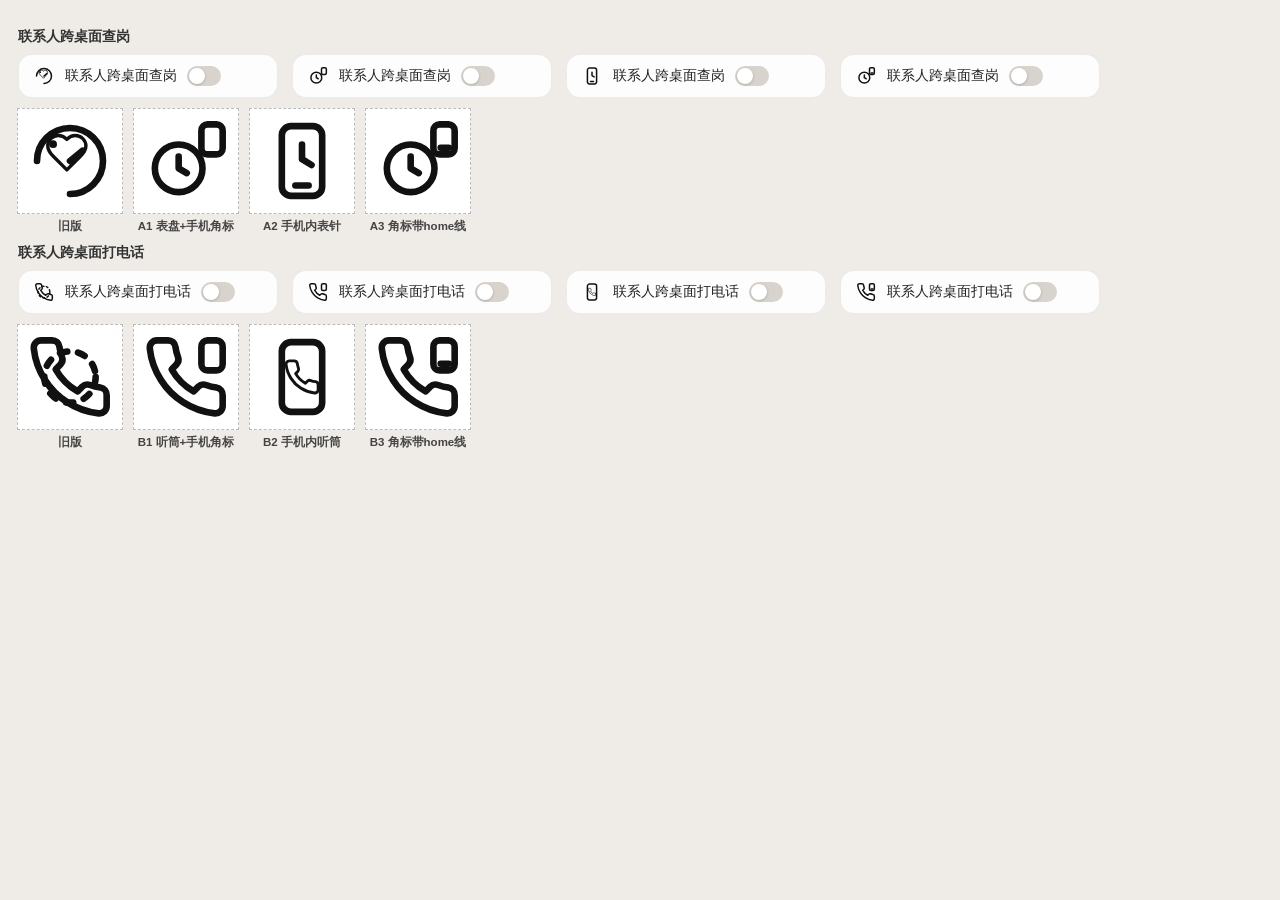
<file: tools/_desk-icon-preview.html>
<!doctype html><html><head><meta charset="utf-8"><style>
body{margin:0;padding:18px;background:#efece7;font-family:sans-serif}
h2{font-size:14px;margin:10px 0 8px;color:#333}
.row-wrap{display:flex;gap:14px;flex-wrap:wrap}
.set-row-mock{display:flex;align-items:center;gap:10px;background:rgba(255,255,255,.9);border:1px solid rgba(0,0,0,.08);border-radius:14px;padding:10px 14px;min-width:230px}
.set-row-mock .ico{width:22px;height:22px;display:flex;align-items:center;justify-content:center;flex-shrink:0}
.set-row-mock .ico svg{width:20px;height:20px}
.set-row-mock .txt{font-size:14px;color:#222}
.set-row-mock .tk{width:34px;height:20px;border-radius:10px;background:#d8d4cd;display:inline-block;position:relative}
.set-row-mock .tk::after{content:"";position:absolute;left:2px;top:2px;width:16px;height:16px;border-radius:50%;background:#fff;box-shadow:0 1px 3px rgba(0,0,0,.2)}
.zooms{display:flex;gap:12px;margin-top:10px;align-items:flex-start}
.zoom{width:104px;display:flex;flex-direction:column;align-items:center;gap:5px}
.zoom .box{width:104px;height:104px;background:#fff;border:1px dashed #bbb;display:flex;align-items:center;justify-content:center}
.zoom svg{width:88px;height:88px}
.zoom .nm{font-size:11.5px;color:#444;font-weight:700;text-align:center}
</style></head><body>

<h2>联系人跨桌面查岗</h2>
<div class="row-wrap" id="rows-a"></div>
<div class="zooms" id="zooms-a"></div>

<h2>联系人跨桌面打电话</h2>
<div class="row-wrap" id="rows-b"></div>
<div class="zooms" id="zooms-b"></div>

<script>
const OLD_CHECKIN = '<path d="M12 21a9 9 0 1 0-9-9"/><path d="M12 12l3.4-2.8"/><circle cx="7.4" cy="7.4" r="1.05" fill="#111111" stroke="none"/><g transform="translate(4.9,3.5) scale(0.52)"><path d="M19 14c1.49-1.46 3-3.21 3-5.5A5.5 5.5 0 0 0 16.5 3c-1.76 0-3 .5-4.5 2-1.5-1.5-2.74-2-4.5-2A5.5 5.5 0 0 0 2 8.5c0 2.3 1.5 4.05 3 5.5l7 7Z"/></g>';
const OLD_CALL = '<circle cx="12" cy="12" r="7" stroke-dasharray="2 3"/><path d="M22 16.92v3a2 2 0 0 1-2.18 2 19.79 19.79 0 0 1-8.63-3.07 19.5 19.5 0 0 1-6-6 19.79 19.79 0 0 1-3.07-8.67A2 2 0 0 1 4.11 2h3a2 2 0 0 1 2 1.72 12.84 12.84 0 0 0 .7 2.81 2 2 0 0 1-.45 2.11L8.09 9.91a16 16 0 0 0 6 6l1.27-1.27a2 2 0 0 1 2.11-.45 12.84 12.84 0 0 0 2.81.7A2 2 0 0 1 22 16.92z"/>';
const HANDSET = '<path d="M22 16.92v3a2 2 0 0 1-2.18 2 19.79 19.79 0 0 1-8.63-3.07 19.5 19.5 0 0 1-6-6 19.79 19.79 0 0 1-3.07-8.67A2 2 0 0 1 4.11 2h3a2 2 0 0 1 2 1.72 12.84 12.84 0 0 0 .7 2.81 2 2 0 0 1-.45 2.11L8.09 9.91a16 16 0 0 0 6 6l1.27-1.27a2 2 0 0 1 2.11-.45 12.84 12.84 0 0 0 2.81.7A2 2 0 0 1 22 16.92z"/>';

// 查岗候选
const A = [
  { n: '旧版', s: OLD_CHECKIN },
  // A1 表盘 + 右上迷你手机角标
  { n: 'A1 表盘+手机角标', s: '<circle cx="10" cy="14" r="6.5"/><path d="M10 10.8v3.2l2.2 1.3"/><rect x="16.2" y="2" width="5.8" height="8.2" rx="1.7"/>' },
  // A2 手机轮廓内表针
  { n: 'A2 手机内表针', s: '<rect x="6.5" y="2.5" width="11" height="19" rx="2.5"/><path d="M12 7.5v4l2.6 1.6"/><path d="M10.2 18.7h3.6"/>' },
  // A3 表盘 + 带home线手机角标
  { n: 'A3 角标带home线', s: '<circle cx="10" cy="14" r="6.5"/><path d="M10 10.8v3.2l2.2 1.3"/><rect x="16.2" y="2" width="5.8" height="8.2" rx="1.7"/><path d="M18.2 8.4h2.2"/>' },
];
// 打电话候选
const B = [
  { n: '旧版', s: OLD_CALL },
  // B1 听筒 + 右上迷你手机角标
  { n: 'B1 听筒+手机角标', s: HANDSET + '<rect x="16.2" y="2" width="5.8" height="8.2" rx="1.7"/>' },
  // B2 手机轮廓内迷你听筒
  { n: 'B2 手机内听筒', s: '<rect x="6.5" y="2.5" width="11" height="19" rx="2.5"/><g transform="translate(6.72,6.72) scale(0.44)">' + HANDSET + '</g>' },
  // B3 听筒 + 带home线手机角标
  { n: 'B3 角标带home线', s: HANDSET + '<rect x="16.2" y="2" width="5.8" height="8.2" rx="1.7"/><path d="M18.2 8.4h2.2"/>' },
];

function svg(inner) {
  return '<svg viewBox="0 0 24 24" fill="none" stroke="#111111" stroke-width="1.8" stroke-linecap="round" stroke-linejoin="round">' + inner + '</svg>';
}
function fill(id, list, label) {
  const rows = document.getElementById(id + '-rows') || document.getElementById(id);
  rows.innerHTML = list.map(c =>
    '<div class="set-row-mock"><div class="ico">' + svg(c.s) + '</div><div class="txt">' + label + '</div><span class="tk"></span></div>'
  ).join('');
  document.getElementById(id === 'rows-a' ? 'zooms-a' : 'zooms-b').innerHTML = list.map(c =>
    '<div class="zoom"><div class="box">' + svg(c.s) + '</div><div class="nm">' + c.n + '</div></div>'
  ).join('');
}
fill('rows-a', A, '联系人跨桌面查岗');
fill('rows-b', B, '联系人跨桌面打电话');
</script>
</body></html>
</file>
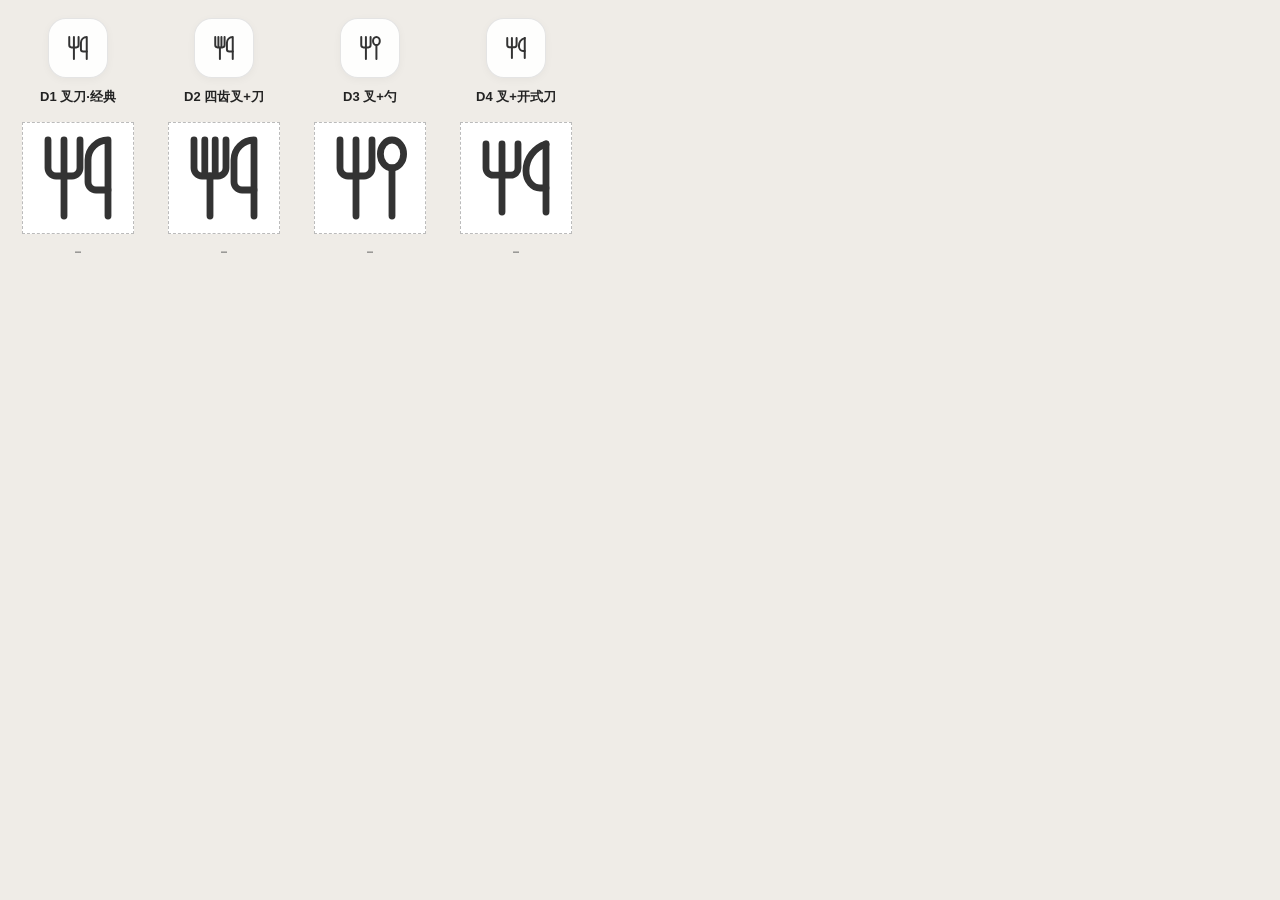
<file: tools/_eat-icon-preview.html>
<!doctype html><html><head><meta charset="utf-8"><style>
body{margin:0;padding:18px;background:#efece7;font-family:sans-serif;display:flex;gap:26px}
.col{display:flex;flex-direction:column;align-items:center;gap:10px}
.tile{width:min(58px,21vw);height:58px;border-radius:18px;background:rgba(255,255,255,.92);
  border:1px solid rgba(0,0,0,.1);box-shadow:0 2px 8px rgba(0,0,0,.04);
  display:flex;align-items:center;justify-content:center}
.tile svg{width:28px;height:28px;stroke:#333}
.zoom{width:110px;height:110px;background:#fff;border:1px dashed #bbb;display:flex;align-items:center;justify-content:center;margin-top:6px}
.zoom svg{width:96px;height:96px;stroke:#333}
.name{font-size:13px;font-weight:700;color:#222}
.bbox{font-size:10px;color:#666;margin:0;text-align:left;max-width:120px;white-space:pre-wrap;word-break:break-all}
.col{width:120px}
</style></head><body>
  <div class="col">
    <div class="tile"><svg viewBox="0 0 24 24" fill="none" stroke="#111111" stroke-width="1.7" stroke-linecap="round" stroke-linejoin="round"><path d="M4.5 2.5v7c0 1.1.9 2 2 2h4c1.1 0 2-.9 2-2v-7"/><path d="M8.5 2.5v19"/><path d="M19.5 15V2.5a5 5 0 00-5 5v5.5c0 1.1.9 2 2 2h3z"/><path d="M19.5 15v6.5"/></svg></div>
    <div class="name">D1 叉刀·经典</div>
    <div class="zoom"><svg viewBox="0 0 24 24" fill="none" stroke="#111111" stroke-width="1.7" stroke-linecap="round" stroke-linejoin="round"><path d="M4.5 2.5v7c0 1.1.9 2 2 2h4c1.1 0 2-.9 2-2v-7"/><path d="M8.5 2.5v19"/><path d="M19.5 15V2.5a5 5 0 00-5 5v5.5c0 1.1.9 2 2 2h3z"/><path d="M19.5 15v6.5"/></svg></div>
    <pre class="bbox" id="bb-0">…</pre>
  </div>
  <div class="col">
    <div class="tile"><svg viewBox="0 0 24 24" fill="none" stroke="#111111" stroke-width="1.7" stroke-linecap="round" stroke-linejoin="round"><path d="M4.5 2.5v7c0 1.1.9 2 2 2h4c1.1 0 2-.9 2-2v-7"/><path d="M7.2 2.5v8.3"/><path d="M9.8 2.5v8.3"/><path d="M8.5 11.5v10"/><path d="M19.5 15V2.5a5 5 0 00-5 5v5.5c0 1.1.9 2 2 2h3z"/><path d="M19.5 15v6.5"/></svg></div>
    <div class="name">D2 四齿叉+刀</div>
    <div class="zoom"><svg viewBox="0 0 24 24" fill="none" stroke="#111111" stroke-width="1.7" stroke-linecap="round" stroke-linejoin="round"><path d="M4.5 2.5v7c0 1.1.9 2 2 2h4c1.1 0 2-.9 2-2v-7"/><path d="M7.2 2.5v8.3"/><path d="M9.8 2.5v8.3"/><path d="M8.5 11.5v10"/><path d="M19.5 15V2.5a5 5 0 00-5 5v5.5c0 1.1.9 2 2 2h3z"/><path d="M19.5 15v6.5"/></svg></div>
    <pre class="bbox" id="bb-1">…</pre>
  </div>
  <div class="col">
    <div class="tile"><svg viewBox="0 0 24 24" fill="none" stroke="#111111" stroke-width="1.7" stroke-linecap="round" stroke-linejoin="round"><path d="M4.5 2.5v7c0 1.1.9 2 2 2h4c1.1 0 2-.9 2-2v-7"/><path d="M8.5 2.5v19"/><ellipse cx="17.5" cy="6" rx="2.9" ry="3.5"/><path d="M17.5 9.5v12"/></svg></div>
    <div class="name">D3 叉+勺</div>
    <div class="zoom"><svg viewBox="0 0 24 24" fill="none" stroke="#111111" stroke-width="1.7" stroke-linecap="round" stroke-linejoin="round"><path d="M4.5 2.5v7c0 1.1.9 2 2 2h4c1.1 0 2-.9 2-2v-7"/><path d="M8.5 2.5v19"/><ellipse cx="17.5" cy="6" rx="2.9" ry="3.5"/><path d="M17.5 9.5v12"/></svg></div>
    <pre class="bbox" id="bb-2">…</pre>
  </div>
  <div class="col">
    <div class="tile"><svg viewBox="0 0 24 24" fill="none" stroke="#111111" stroke-width="1.7" stroke-linecap="round" stroke-linejoin="round"><path d="M4.5 3.5v6c0 1 .8 1.8 1.8 1.8h4.4c1 0 1.8-.8 1.8-1.8v-6"/><path d="M8.5 3.5v17"/><path d="M19.5 20.5v-17"/><path d="M19.5 3.5c-2.9.9-5 3.6-5 6.7 0 2.6 1.7 4.3 3.5 4.3h1.5"/></svg></div>
    <div class="name">D4 叉+开式刀</div>
    <div class="zoom"><svg viewBox="0 0 24 24" fill="none" stroke="#111111" stroke-width="1.7" stroke-linecap="round" stroke-linejoin="round"><path d="M4.5 3.5v6c0 1 .8 1.8 1.8 1.8h4.4c1 0 1.8-.8 1.8-1.8v-6"/><path d="M8.5 3.5v17"/><path d="M19.5 20.5v-17"/><path d="M19.5 3.5c-2.9.9-5 3.6-5 6.7 0 2.6 1.7 4.3 3.5 4.3h1.5"/></svg></div>
    <pre class="bbox" id="bb-3">…</pre>
  </div></body></html>
</file>
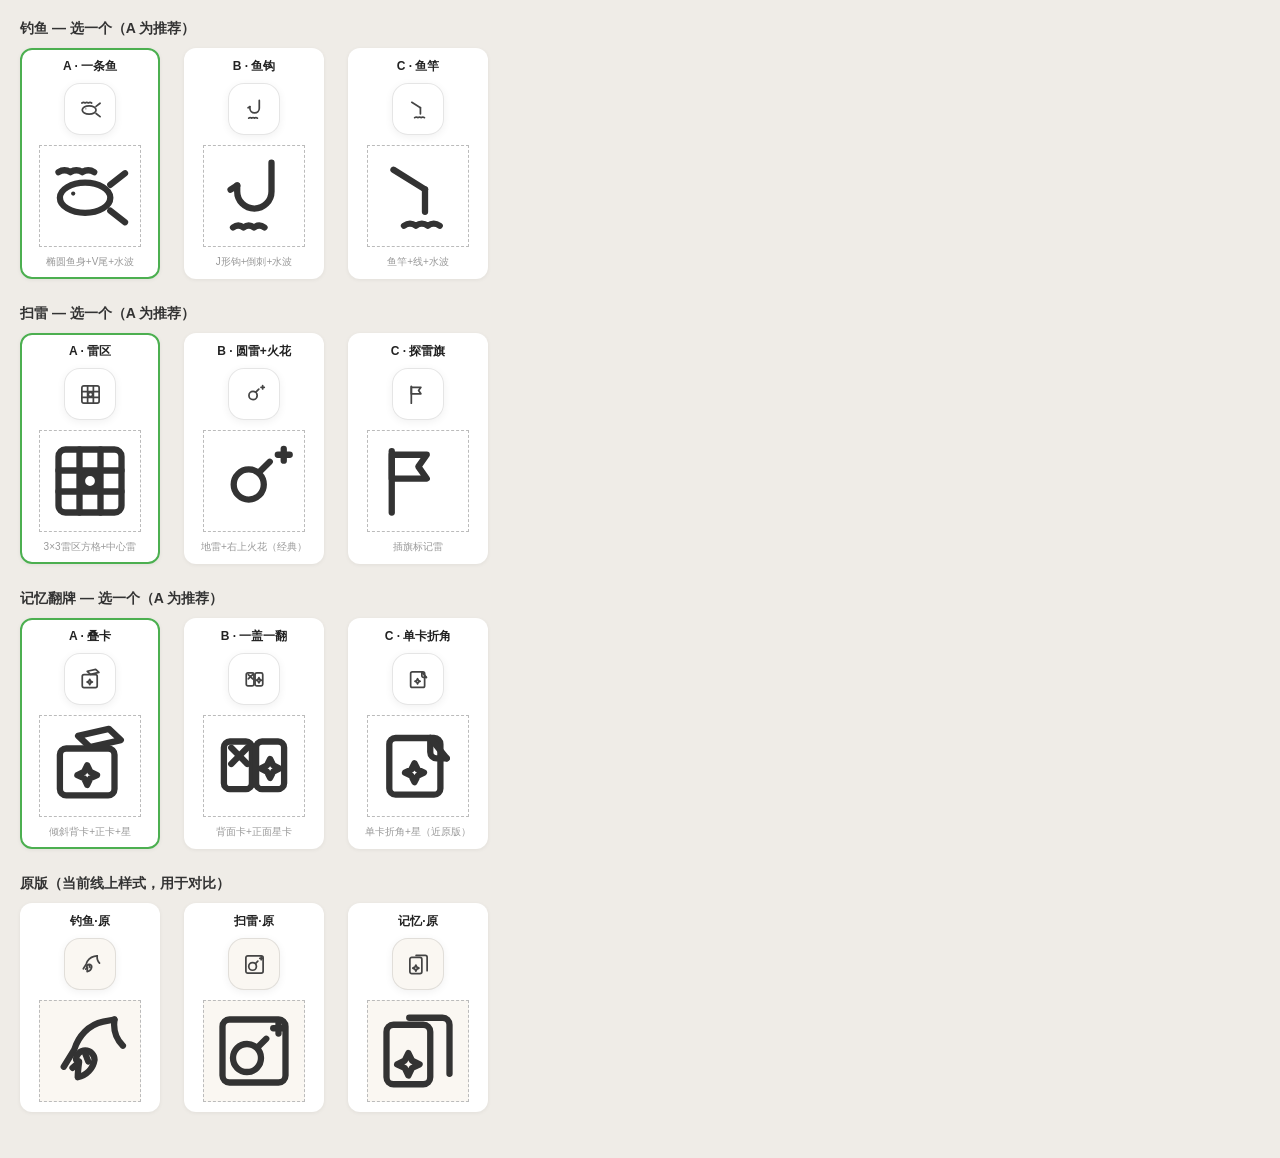
<file: tools/_game-icons-preview.html>
<!doctype html><html><head><meta charset="utf-8"><style>
body{margin:0;padding:20px;background:#efece7;font-family:sans-serif}
.sec{margin:0 0 26px}
.sec h2{margin:0 0 10px;font-size:14px;color:#333;font-weight:700}
.row{display:flex;gap:24px;flex-wrap:wrap}
.col{display:flex;flex-direction:column;align-items:center;gap:8px;width:120px;padding:10px;border-radius:12px;background:#fff;box-shadow:0 1px 4px rgba(0,0,0,.06)}
.col.rec{outline:2px solid #4caf50;outline-offset:-2px}
.tile{width:50px;height:50px;border-radius:16px;background:rgba(255,255,255,.97);
  border:1px solid rgba(0,0,0,.1);box-shadow:0 2px 8px rgba(0,0,0,.06);
  display:flex;align-items:center;justify-content:center}
.tile svg{width:23px;height:23px;color:#444}
.name{font-size:12px;font-weight:700;color:#222}
.tag{font-size:10px;color:#999}
.zoom{width:100px;height:100px;background:#fff;border:1px dashed #bbb;display:flex;align-items:center;justify-content:center;margin-top:2px}
.zoom svg{width:84px;height:84px;color:#333}
.old .tile,.old .zoom{background:#faf7f2}
</style></head><body>

  <div class="sec">
    <h2>钓鱼 — 选一个（A 为推荐）</h2>
    <div class="row">
      <div class="col rec">
        <div class="name">A · 一条鱼</div>
        <div class="tile"><svg viewBox="0 0 24 24" fill="none" stroke="currentColor" stroke-width="1.8" stroke-linecap="round" stroke-linejoin="round"><path d="M17.8 8.8l4.2-3.3"/><path d="M17.8 16.2l4.2 3.3"/><ellipse cx="10.6" cy="12.5" rx="7.2" ry="4.3"/><circle cx="7.2" cy="11.3" r=".6" fill="currentColor" stroke="none"/><path d="M3 5.2q1.7-1.1 3.4 0q1.7-1.1 3.4 0q1.7-1.1 3.4 0"/></svg></div>
        <div class="zoom"><svg viewBox="0 0 24 24" fill="none" stroke="currentColor" stroke-width="1.8" stroke-linecap="round" stroke-linejoin="round"><path d="M17.8 8.8l4.2-3.3"/><path d="M17.8 16.2l4.2 3.3"/><ellipse cx="10.6" cy="12.5" rx="7.2" ry="4.3"/><circle cx="7.2" cy="11.3" r=".6" fill="currentColor" stroke="none"/><path d="M3 5.2q1.7-1.1 3.4 0q1.7-1.1 3.4 0q1.7-1.1 3.4 0"/></svg></div>
        <div class="tag">椭圆鱼身+V尾+水波</div>
      </div>
      <div class="col">
        <div class="name">B · 鱼钩</div>
        <div class="tile"><svg viewBox="0 0 24 24" fill="none" stroke="currentColor" stroke-width="1.8" stroke-linecap="round" stroke-linejoin="round"><path d="M17 2.5v8.2a4.9 4.9 0 0 1-9.8 0V9"/><path d="M7.2 9l-1.9 1.2"/><path d="M6 21q1.5-1.1 3 0q1.5-1.1 3 0q1.5-1.1 3 0"/></svg></div>
        <div class="zoom"><svg viewBox="0 0 24 24" fill="none" stroke="currentColor" stroke-width="1.8" stroke-linecap="round" stroke-linejoin="round"><path d="M17 2.5v8.2a4.9 4.9 0 0 1-9.8 0V9"/><path d="M7.2 9l-1.9 1.2"/><path d="M6 21q1.5-1.1 3 0q1.5-1.1 3 0q1.5-1.1 3 0"/></svg></div>
        <div class="tag">J形钩+倒刺+水波</div>
      </div>
      <div class="col">
        <div class="name">C · 鱼竿</div>
        <div class="tile"><svg viewBox="0 0 24 24" fill="none" stroke="currentColor" stroke-width="1.8" stroke-linecap="round" stroke-linejoin="round"><path d="M5 4.5l9 5.6"/><path d="M14 10.1v6.4"/><path d="M8 20.5q1.7-1.2 3.4 0q1.7-1.2 3.4 0q1.7-1.2 3.4 0"/></svg></div>
        <div class="zoom"><svg viewBox="0 0 24 24" fill="none" stroke="currentColor" stroke-width="1.8" stroke-linecap="round" stroke-linejoin="round"><path d="M5 4.5l9 5.6"/><path d="M14 10.1v6.4"/><path d="M8 20.5q1.7-1.2 3.4 0q1.7-1.2 3.4 0q1.7-1.2 3.4 0"/></svg></div>
        <div class="tag">鱼竿+线+水波</div>
      </div>
    </div>
  </div>

  <div class="sec">
    <h2>扫雷 — 选一个（A 为推荐）</h2>
    <div class="row">
      <div class="col rec">
        <div class="name">A · 雷区</div>
        <div class="tile"><svg viewBox="0 0 24 24" fill="none" stroke="currentColor" stroke-width="1.8" stroke-linecap="round" stroke-linejoin="round"><rect x="3" y="3" width="18" height="18" rx="2"/><path d="M9 3v18M15 3v18M3 9h18M3 15h18"/><circle cx="12" cy="12" r="2.3"/></svg></div>
        <div class="zoom"><svg viewBox="0 0 24 24" fill="none" stroke="currentColor" stroke-width="1.8" stroke-linecap="round" stroke-linejoin="round"><rect x="3" y="3" width="18" height="18" rx="2"/><path d="M9 3v18M15 3v18M3 9h18M3 15h18"/><circle cx="12" cy="12" r="2.3"/></svg></div>
        <div class="tag">3×3雷区方格+中心雷</div>
      </div>
      <div class="col">
        <div class="name">B · 圆雷+火花</div>
        <div class="tile"><svg viewBox="0 0 24 24" fill="none" stroke="currentColor" stroke-width="1.8" stroke-linecap="round" stroke-linejoin="round"><circle cx="10.5" cy="13" r="4.3"/><path d="M13.4 9.6l3.1-3.1"/><path d="M18.8 4.5h3.4"/><path d="M20.5 2.8v3.4"/></svg></div>
        <div class="zoom"><svg viewBox="0 0 24 24" fill="none" stroke="currentColor" stroke-width="1.8" stroke-linecap="round" stroke-linejoin="round"><circle cx="10.5" cy="13" r="4.3"/><path d="M13.4 9.6l3.1-3.1"/><path d="M18.8 4.5h3.4"/><path d="M20.5 2.8v3.4"/></svg></div>
        <div class="tag">地雷+右上火花（经典）</div>
      </div>
      <div class="col">
        <div class="name">C · 探雷旗</div>
        <div class="tile"><svg viewBox="0 0 24 24" fill="none" stroke="currentColor" stroke-width="1.8" stroke-linecap="round" stroke-linejoin="round"><path d="M4.5 21V3.5"/><path d="M4.5 4.5h10l-2.4 3.4 2.4 3.4H4.5z"/></svg></div>
        <div class="zoom"><svg viewBox="0 0 24 24" fill="none" stroke="currentColor" stroke-width="1.8" stroke-linecap="round" stroke-linejoin="round"><path d="M4.5 21V3.5"/><path d="M4.5 4.5h10l-2.4 3.4 2.4 3.4H4.5z"/></svg></div>
        <div class="tag">插旗标记雷</div>
      </div>
    </div>
  </div>

  <div class="sec">
    <h2>记忆翻牌 — 选一个（A 为推荐）</h2>
    <div class="row">
      <div class="col rec">
        <div class="name">A · 叠卡</div>
        <div class="tile"><svg viewBox="0 0 24 24" fill="none" stroke="currentColor" stroke-width="1.8" stroke-linecap="round" stroke-linejoin="round"><path d="M8.6 3.4l8.8-2 3.4 3.2-8.8 2z"/><rect x="3.4" y="7" width="15.6" height="13.4" rx="1.8"/><path d="M11.2 11.8l.9 1.9 1.9.9-1.9.9-.9 1.9-.9-1.9-1.9-.9 1.9-.9z"/></svg></div>
        <div class="zoom"><svg viewBox="0 0 24 24" fill="none" stroke="currentColor" stroke-width="1.8" stroke-linecap="round" stroke-linejoin="round"><path d="M8.6 3.4l8.8-2 3.4 3.2-8.8 2z"/><rect x="3.4" y="7" width="15.6" height="13.4" rx="1.8"/><path d="M11.2 11.8l.9 1.9 1.9.9-1.9.9-.9 1.9-.9-1.9-1.9-.9 1.9-.9z"/></svg></div>
        <div class="tag">倾斜背卡+正卡+星</div>
      </div>
      <div class="col">
        <div class="name">B · 一盖一翻</div>
        <div class="tile"><svg viewBox="0 0 24 24" fill="none" stroke="currentColor" stroke-width="1.8" stroke-linecap="round" stroke-linejoin="round"><rect x="3.4" y="5" width="8" height="13.6" rx="1.7"/><rect x="12.6" y="5" width="8" height="13.6" rx="1.7"/><path d="M5.5 6.8l4.6 4.6M10.1 6.8l-4.6 4.6"/><path d="M16.6 10l.9 1.8 1.8.9-1.8.9-.9 1.8-.9-1.8-1.8-.9 1.8-.9z"/></svg></div>
        <div class="zoom"><svg viewBox="0 0 24 24" fill="none" stroke="currentColor" stroke-width="1.8" stroke-linecap="round" stroke-linejoin="round"><rect x="3.4" y="5" width="8" height="13.6" rx="1.7"/><rect x="12.6" y="5" width="8" height="13.6" rx="1.7"/><path d="M5.5 6.8l4.6 4.6M10.1 6.8l-4.6 4.6"/><path d="M16.6 10l.9 1.8 1.8.9-1.8.9-.9 1.8-.9-1.8-1.8-.9 1.8-.9z"/></svg></div>
        <div class="tag">背面卡+正面星卡</div>
      </div>
      <div class="col">
        <div class="name">C · 单卡折角</div>
        <div class="tile"><svg viewBox="0 0 24 24" fill="none" stroke="currentColor" stroke-width="1.8" stroke-linecap="round" stroke-linejoin="round"><rect x="3.8" y="4" width="14.6" height="16.2" rx="1.8"/><path d="M15.5 4v4a1.8 1.8 0 0 0 1.8 1.8h2.9"/><path d="M15.5 4l4.7 5.8"/><path d="M11 11.2l.9 1.8 1.8.9-1.8.9-.9 1.8-.9-1.8-1.8-.9 1.8-.9z"/></svg></div>
        <div class="zoom"><svg viewBox="0 0 24 24" fill="none" stroke="currentColor" stroke-width="1.8" stroke-linecap="round" stroke-linejoin="round"><rect x="3.8" y="4" width="14.6" height="16.2" rx="1.8"/><path d="M15.5 4v4a1.8 1.8 0 0 0 1.8 1.8h2.9"/><path d="M15.5 4l4.7 5.8"/><path d="M11 11.2l.9 1.8 1.8.9-1.8.9-.9 1.8-.9-1.8-1.8-.9 1.8-.9z"/></svg></div>
        <div class="tag">单卡折角+星（近原版）</div>
      </div>
    </div>
  </div>

  <div class="sec">
    <h2>原版（当前线上样式，用于对比）</h2>
    <div class="row">
      <div class="col old">
        <div class="name">钓鱼·原</div>
        <div class="tile"><svg viewBox="0 0 24 24" fill="none" stroke="currentColor" stroke-width="1.8" stroke-linecap="round" stroke-linejoin="round"><path d="M19 3l-3.2.6c-2 .4-3.8 1.4-5.3 2.9-1.4 1.4-2.4 3.2-3 5.1L4.5 16.5"/><path d="M19 3c-.4 2.8.5 5.6 2.4 7.5"/><path d="M8 14.5a2.3 2.3 0 115.3 0 6 6 0 01-4.8 5c0-1 .2-3 .4-4.5l-.9-.5z"/><path d="M11.5 15l-.9-2.4M7 16.8l1.4-1.2"/></svg></div>
        <div class="zoom"><svg viewBox="0 0 24 24" fill="none" stroke="currentColor" stroke-width="1.8" stroke-linecap="round" stroke-linejoin="round"><path d="M19 3l-3.2.6c-2 .4-3.8 1.4-5.3 2.9-1.4 1.4-2.4 3.2-3 5.1L4.5 16.5"/><path d="M19 3c-.4 2.8.5 5.6 2.4 7.5"/><path d="M8 14.5a2.3 2.3 0 115.3 0 6 6 0 01-4.8 5c0-1 .2-3 .4-4.5l-.9-.5z"/><path d="M11.5 15l-.9-2.4M7 16.8l1.4-1.2"/></svg></div>
      </div>
      <div class="col old">
        <div class="name">扫雷·原</div>
        <div class="tile"><svg viewBox="0 0 24 24" fill="none" stroke="currentColor" stroke-width="1.8" stroke-linecap="round" stroke-linejoin="round"><rect x="3" y="3" width="18" height="18" rx="2"/><circle cx="10" cy="14" r="4"/><path d="M13.2 10.8L15.5 8.5"/><path d="M17.5 5.5h3"/><path d="M19 4v3"/></svg></div>
        <div class="zoom"><svg viewBox="0 0 24 24" fill="none" stroke="currentColor" stroke-width="1.8" stroke-linecap="round" stroke-linejoin="round"><rect x="3" y="3" width="18" height="18" rx="2"/><circle cx="10" cy="14" r="4"/><path d="M13.2 10.8L15.5 8.5"/><path d="M17.5 5.5h3"/><path d="M19 4v3"/></svg></div>
      </div>
      <div class="col old">
        <div class="name">记忆·原</div>
        <div class="tile"><svg viewBox="0 0 24 24" fill="none" stroke="currentColor" stroke-width="1.8" stroke-linecap="round" stroke-linejoin="round"><rect x="3" y="4.5" width="12.5" height="17" rx="2"/><path d="M9.5 2.5H19a2 2 0 012 2v14"/><path d="M9.25 12.6l1.05 2.15 2.15 1.05-2.15 1.05-1.05 2.15-1.05-2.15-2.15-1.05 2.15-1.05z"/></svg></div>
        <div class="zoom"><svg viewBox="0 0 24 24" fill="none" stroke="currentColor" stroke-width="1.8" stroke-linecap="round" stroke-linejoin="round"><rect x="3" y="4.5" width="12.5" height="17" rx="2"/><path d="M9.5 2.5H19a2 2 0 012 2v14"/><path d="M9.25 12.6l1.05 2.15 2.15 1.05-2.15 1.05-1.05 2.15-1.05-2.15-2.15-1.05 2.15-1.05z"/></svg></div>
      </div>
    </div>
  </div>
</body></html>
</file>
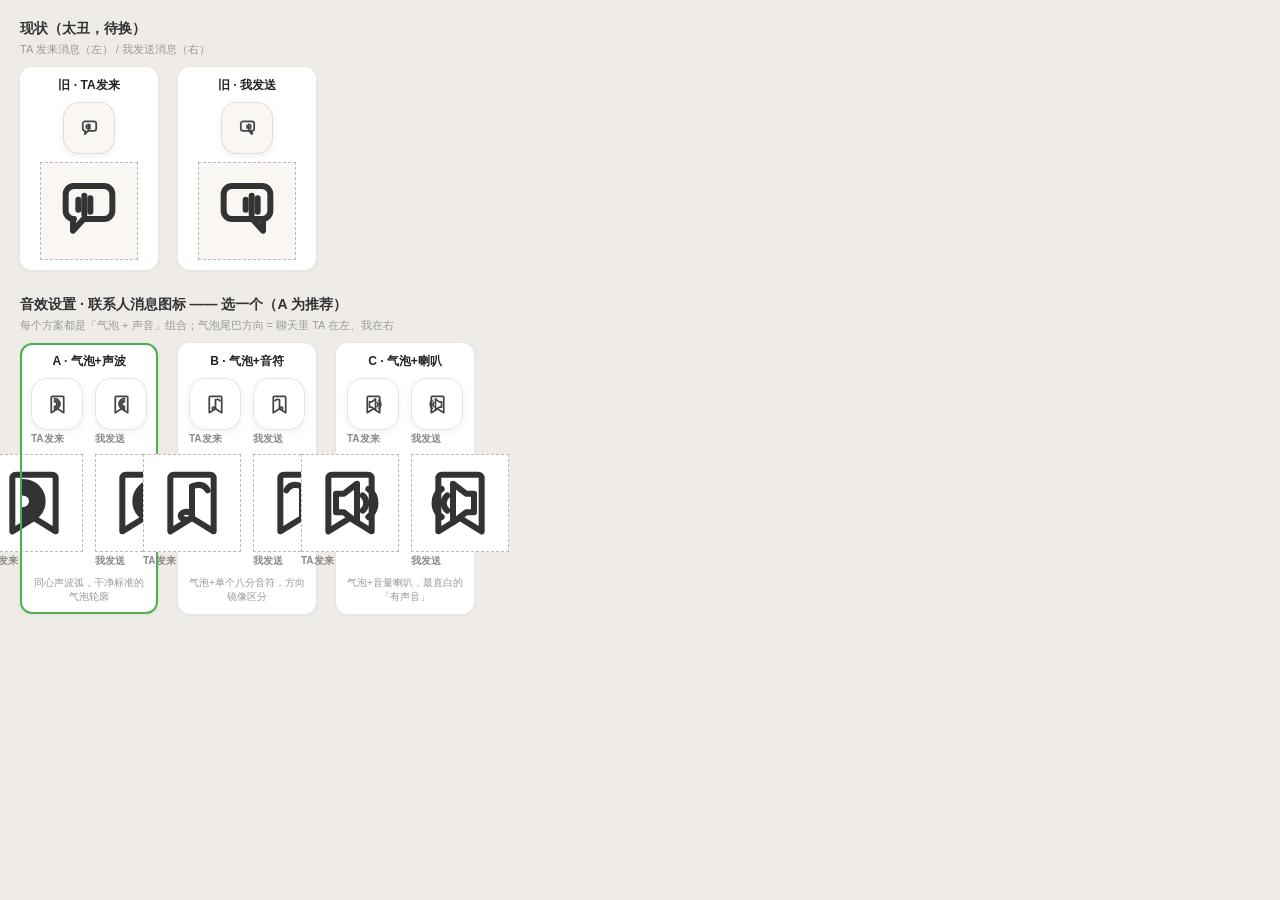
<file: tools/_sfx-icons-preview.html>
<!doctype html><html><head><meta charset="utf-8"><style>
body{margin:0;padding:20px;background:#efece7;font-family:sans-serif}
.sec{margin:0 0 26px}
.sec h2{margin:0 0 4px;font-size:14px;color:#333;font-weight:700}
.sec .sub{margin:0 0 10px;font-size:11px;color:#999}
.row{display:flex;gap:20px;flex-wrap:wrap}
.pair{display:flex;gap:12px}
.col{display:flex;flex-direction:column;align-items:center;gap:8px;width:118px;padding:10px;border-radius:12px;background:#fff;box-shadow:0 1px 4px rgba(0,0,0,.06)}
.col.rec{outline:2px solid #4caf50;outline-offset:-2px}
.tile{width:50px;height:50px;border-radius:16px;background:rgba(255,255,255,.97);
  border:1px solid rgba(0,0,0,.1);box-shadow:0 2px 8px rgba(0,0,0,.06);
  display:flex;align-items:center;justify-content:center}
.tile svg{width:23px;height:23px;color:#444}
.name{font-size:12px;font-weight:700;color:#222}
.tag{font-size:10px;color:#999;text-align:center}
.zoom{width:96px;height:96px;background:#fff;border:1px dashed #bbb;display:flex;align-items:center;justify-content:center}
.zoom svg{width:80px;height:80px;color:#333}
.old .tile,.old .zoom{background:#faf7f2}
.lbl{font-size:10px;font-weight:700;color:#8a8a8a;margin-top:2px}
</style></head><body>

  <div class="sec old">
    <h2>现状（太丑，待换）</h2>
    <div class="sub">TA 发来消息（左） / 我发送消息（右）</div>
    <div class="row">
      <div class="col"><div class="name">旧 · TA发来</div><div class="tile"><svg viewBox="0 0 24 24" fill="none" stroke="currentColor" stroke-width="1.8" stroke-linecap="round" stroke-linejoin="round"><path d="M7 4.5h9.5A2.5 2.5 0 0119 7v4.9a2.5 2.5 0 01-2.5 2.5h-6.1l-3.2 3.5v-3.5H7.5A2.5 2.5 0 015 11.9V7a2.5 2.5 0 012.5-2.5z"/><path d="M8.8 8.6v3"/><path d="M10.6 7.4v5.6"/><path d="M12.4 8.2v4"/></svg></div><div class="zoom"><svg viewBox="0 0 24 24" fill="none" stroke="currentColor" stroke-width="1.8" stroke-linecap="round" stroke-linejoin="round"><path d="M7 4.5h9.5A2.5 2.5 0 0119 7v4.9a2.5 2.5 0 01-2.5 2.5h-6.1l-3.2 3.5v-3.5H7.5A2.5 2.5 0 015 11.9V7a2.5 2.5 0 012.5-2.5z"/><path d="M8.8 8.6v3"/><path d="M10.6 7.4v5.6"/><path d="M12.4 8.2v4"/></svg></div></div>
      <div class="col"><div class="name">旧 · 我发送</div><div class="tile"><svg viewBox="0 0 24 24" fill="none" stroke="currentColor" stroke-width="1.8" stroke-linecap="round" stroke-linejoin="round"><path d="M7.5 4.5H16.5A2.5 2.5 0 0119 7v4.9a2.5 2.5 0 01-2.5 2.5h-2.9l3.2 3.5v-3.5H7.5A2.5 2.5 0 015 11.9V7a2.5 2.5 0 012.5-2.5z"/><path d="M11.6 8.6v3"/><path d="M13.4 7.4v5.6"/><path d="M15.2 8.2v4"/></svg></div><div class="zoom"><svg viewBox="0 0 24 24" fill="none" stroke="currentColor" stroke-width="1.8" stroke-linecap="round" stroke-linejoin="round"><path d="M7.5 4.5H16.5A2.5 2.5 0 0119 7v4.9a2.5 2.5 0 01-2.5 2.5h-2.9l3.2 3.5v-3.5H7.5A2.5 2.5 0 015 11.9V7a2.5 2.5 0 012.5-2.5z"/><path d="M11.6 8.6v3"/><path d="M13.4 7.4v5.6"/><path d="M15.2 8.2v4"/></svg></div></div>
    </div>
  </div>

  <div class="sec">
    <h2>音效设置 · 联系人消息图标 —— 选一个（A 为推荐）</h2>
    <div class="sub">每个方案都是「气泡 + 声音」组合；气泡尾巴方向 = 聊天里 TA 在左、我在右</div>
    <div class="row">
      <div class="col rec">
        <div class="name">A · 气泡+声波</div>
        <div class="pair">
          <div><div class="tile"><svg viewBox="0 0 24 24" fill="none" stroke="currentColor" stroke-width="1.8" stroke-linecap="round" stroke-linejoin="round"><path d="M6.5 3.5h11a1 1 0 011 1v16l-6.5-4-6.5 4v-16a1 1 0 011-1z"/><path d="M8.8 8.9a2.6 2.6 0 010 5.2"/><path d="M8.8 7.3a4.2 4.2 0 010 8.4"/><path d="M8.8 5.7a5.8 5.8 0 010 11.6"/></svg></div><div class="lbl">TA发来</div></div>
          <div><div class="tile"><svg viewBox="0 0 24 24" fill="none" stroke="currentColor" stroke-width="1.8" stroke-linecap="round" stroke-linejoin="round"><path d="M17.5 3.5h-11a1 1 0 00-1 1v16l6.5-4 6.5 4v-16a1 1 0 00-1-1z"/><path d="M15.2 8.9a2.6 2.6 0 000 5.2"/><path d="M15.2 7.3a4.2 4.2 0 000 8.4"/><path d="M15.2 5.7a5.8 5.8 0 000 11.6"/></svg></div><div class="lbl">我发送</div></div>
        </div>
        <div class="pair">
          <div><div class="zoom"><svg viewBox="0 0 24 24" fill="none" stroke="currentColor" stroke-width="1.8" stroke-linecap="round" stroke-linejoin="round"><path d="M6.5 3.5h11a1 1 0 011 1v16l-6.5-4-6.5 4v-16a1 1 0 011-1z"/><path d="M8.8 8.9a2.6 2.6 0 010 5.2"/><path d="M8.8 7.3a4.2 4.2 0 010 8.4"/><path d="M8.8 5.7a5.8 5.8 0 010 11.6"/></svg></div><div class="lbl">TA发来</div></div>
          <div><div class="zoom"><svg viewBox="0 0 24 24" fill="none" stroke="currentColor" stroke-width="1.8" stroke-linecap="round" stroke-linejoin="round"><path d="M17.5 3.5h-11a1 1 0 00-1 1v16l6.5-4 6.5 4v-16a1 1 0 00-1-1z"/><path d="M15.2 8.9a2.6 2.6 0 000 5.2"/><path d="M15.2 7.3a4.2 4.2 0 000 8.4"/><path d="M15.2 5.7a5.8 5.8 0 000 11.6"/></svg></div><div class="lbl">我发送</div></div>
        </div>
        <div class="tag">同心声波弧，干净标准的气泡轮廓</div>
      </div>

      <div class="col">
        <div class="name">B · 气泡+音符</div>
        <div class="pair">
          <div><div class="tile"><svg viewBox="0 0 24 24" fill="none" stroke="currentColor" stroke-width="1.8" stroke-linecap="round" stroke-linejoin="round"><path d="M6.5 3.5h11a1 1 0 011 1v16l-6.5-4-6.5 4v-16a1 1 0 011-1z"/><path d="M12 15.8V7.2"/><ellipse cx="10.3" cy="15.8" rx="1.7" ry="1.2"/><path d="M12 7q3.4-1.3 4.7 1.2"/></svg></div><div class="lbl">TA发来</div></div>
          <div><div class="tile"><svg viewBox="0 0 24 24" fill="none" stroke="currentColor" stroke-width="1.8" stroke-linecap="round" stroke-linejoin="round"><path d="M17.5 3.5h-11a1 1 0 00-1 1v16l6.5-4 6.5 4v-16a1 1 0 00-1-1z"/><path d="M12 15.8V7.2"/><ellipse cx="13.7" cy="15.8" rx="1.7" ry="1.2"/><path d="M12 7q-3.4-1.3-4.7 1.2"/></svg></div><div class="lbl">我发送</div></div>
        </div>
        <div class="pair">
          <div><div class="zoom"><svg viewBox="0 0 24 24" fill="none" stroke="currentColor" stroke-width="1.8" stroke-linecap="round" stroke-linejoin="round"><path d="M6.5 3.5h11a1 1 0 011 1v16l-6.5-4-6.5 4v-16a1 1 0 011-1z"/><path d="M12 15.8V7.2"/><ellipse cx="10.3" cy="15.8" rx="1.7" ry="1.2"/><path d="M12 7q3.4-1.3 4.7 1.2"/></svg></div><div class="lbl">TA发来</div></div>
          <div><div class="zoom"><svg viewBox="0 0 24 24" fill="none" stroke="currentColor" stroke-width="1.8" stroke-linecap="round" stroke-linejoin="round"><path d="M17.5 3.5h-11a1 1 0 00-1 1v16l6.5-4 6.5 4v-16a1 1 0 00-1-1z"/><path d="M12 15.8V7.2"/><ellipse cx="13.7" cy="15.8" rx="1.7" ry="1.2"/><path d="M12 7q-3.4-1.3-4.7 1.2"/></svg></div><div class="lbl">我发送</div></div>
        </div>
        <div class="tag">气泡+单个八分音符，方向镜像区分</div>
      </div>

      <div class="col">
        <div class="name">C · 气泡+喇叭</div>
        <div class="pair">
          <div><div class="tile"><svg viewBox="0 0 24 24" fill="none" stroke="currentColor" stroke-width="1.8" stroke-linecap="round" stroke-linejoin="round"><path d="M6.5 3.5h11a1 1 0 011 1v16l-6.5-4-6.5 4v-16a1 1 0 011-1z"/><path d="M7.8 9.2v5.6h2.4l3.9 3V6.2l-3.9 3z"/><path d="M15.8 9.7a3 3 0 010 4.6"/><path d="M17.5 7.8a5.2 5.2 0 010 8.4"/></svg></div><div class="lbl">TA发来</div></div>
          <div><div class="tile"><svg viewBox="0 0 24 24" fill="none" stroke="currentColor" stroke-width="1.8" stroke-linecap="round" stroke-linejoin="round"><path d="M17.5 3.5h-11a1 1 0 00-1 1v16l6.5-4 6.5 4v-16a1 1 0 00-1-1z"/><path d="M16.2 9.2v5.6h-2.4l-3.9 3V6.2l3.9 3z"/><path d="M8.2 9.7a3 3 0 000 4.6"/><path d="M6.5 7.8a5.2 5.2 0 000 8.4"/></svg></div><div class="lbl">我发送</div></div>
        </div>
        <div class="pair">
          <div><div class="zoom"><svg viewBox="0 0 24 24" fill="none" stroke="currentColor" stroke-width="1.8" stroke-linecap="round" stroke-linejoin="round"><path d="M6.5 3.5h11a1 1 0 011 1v16l-6.5-4-6.5 4v-16a1 1 0 011-1z"/><path d="M7.8 9.2v5.6h2.4l3.9 3V6.2l-3.9 3z"/><path d="M15.8 9.7a3 3 0 010 4.6"/><path d="M17.5 7.8a5.2 5.2 0 010 8.4"/></svg></div><div class="lbl">TA发来</div></div>
          <div><div class="zoom"><svg viewBox="0 0 24 24" fill="none" stroke="currentColor" stroke-width="1.8" stroke-linecap="round" stroke-linejoin="round"><path d="M17.5 3.5h-11a1 1 0 00-1 1v16l6.5-4 6.5 4v-16a1 1 0 00-1-1z"/><path d="M16.2 9.2v5.6h-2.4l-3.9 3V6.2l3.9 3z"/><path d="M8.2 9.7a3 3 0 000 4.6"/><path d="M6.5 7.8a5.2 5.2 0 000 8.4"/></svg></div><div class="lbl">我发送</div></div>
        </div>
        <div class="tag">气泡+音量喇叭，最直白的「有声音」</div>
      </div>
    </div>
  </div>

</body></html>
</file>
